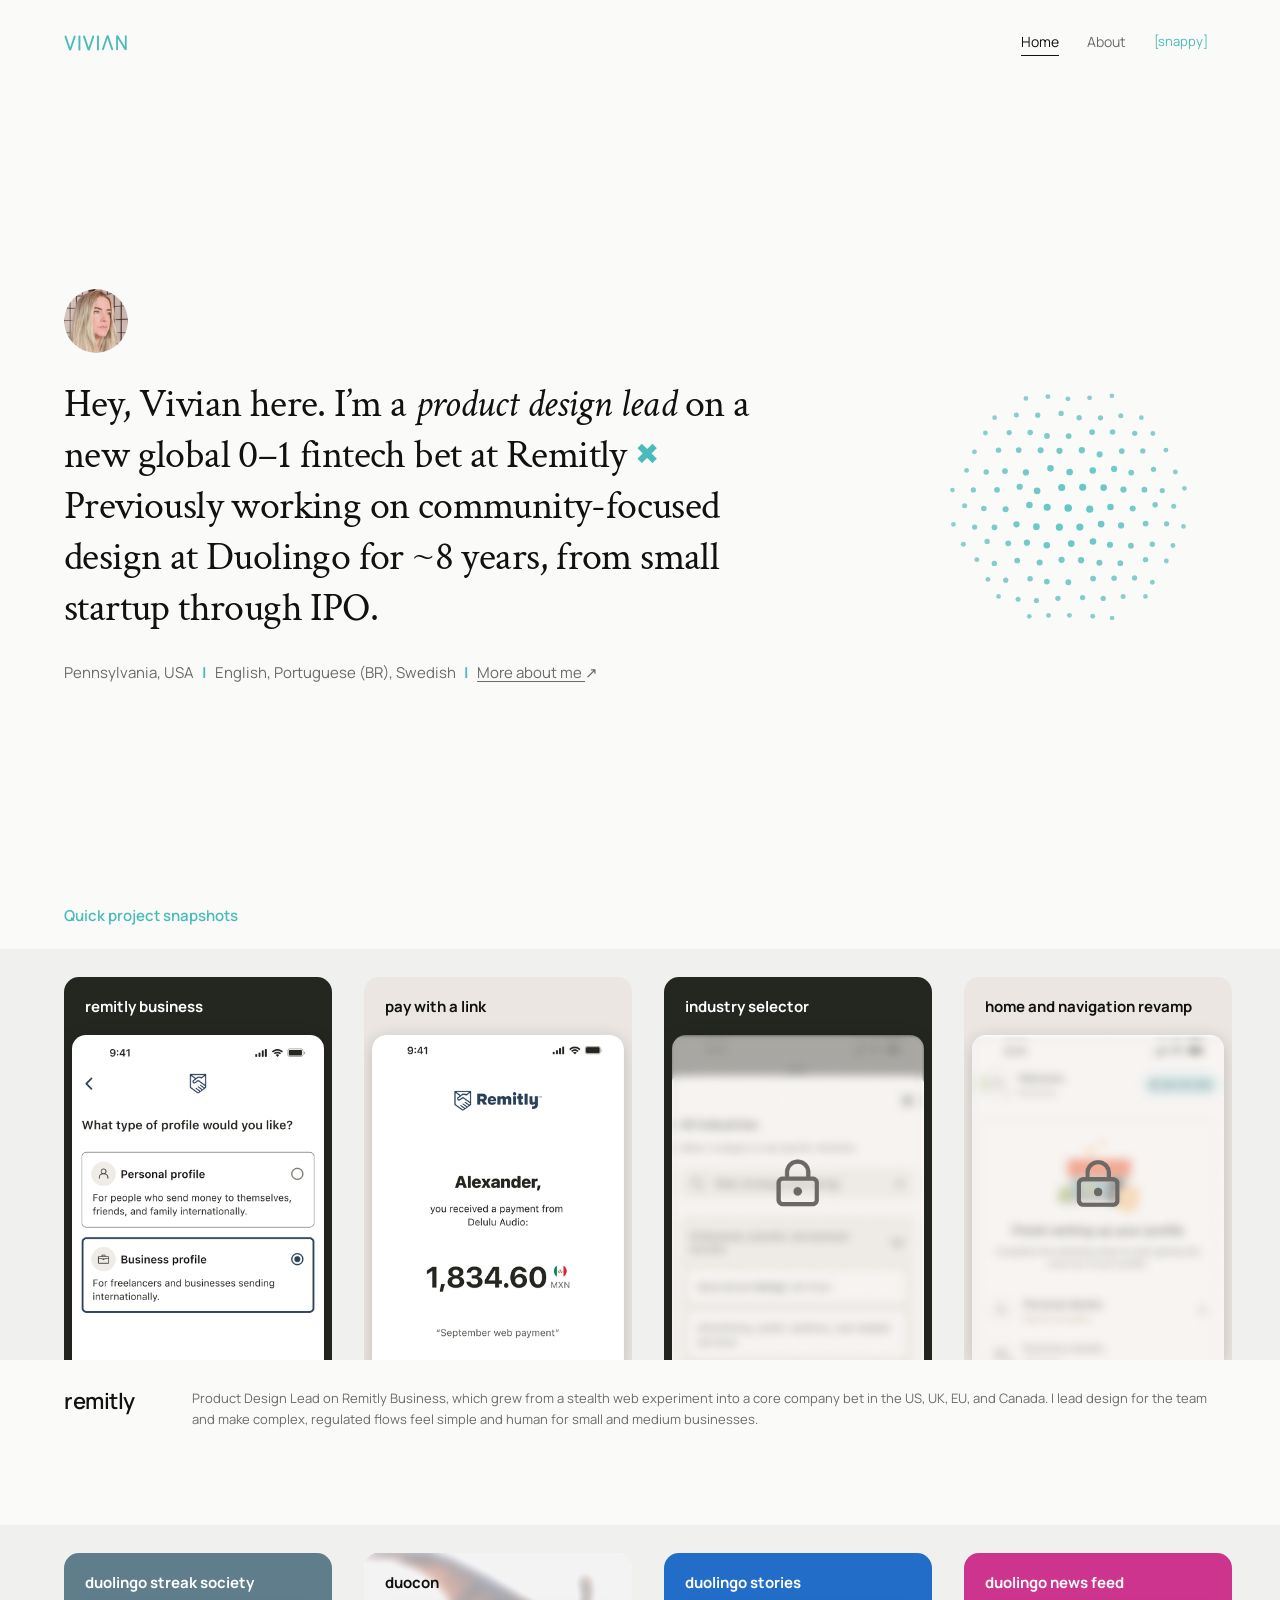
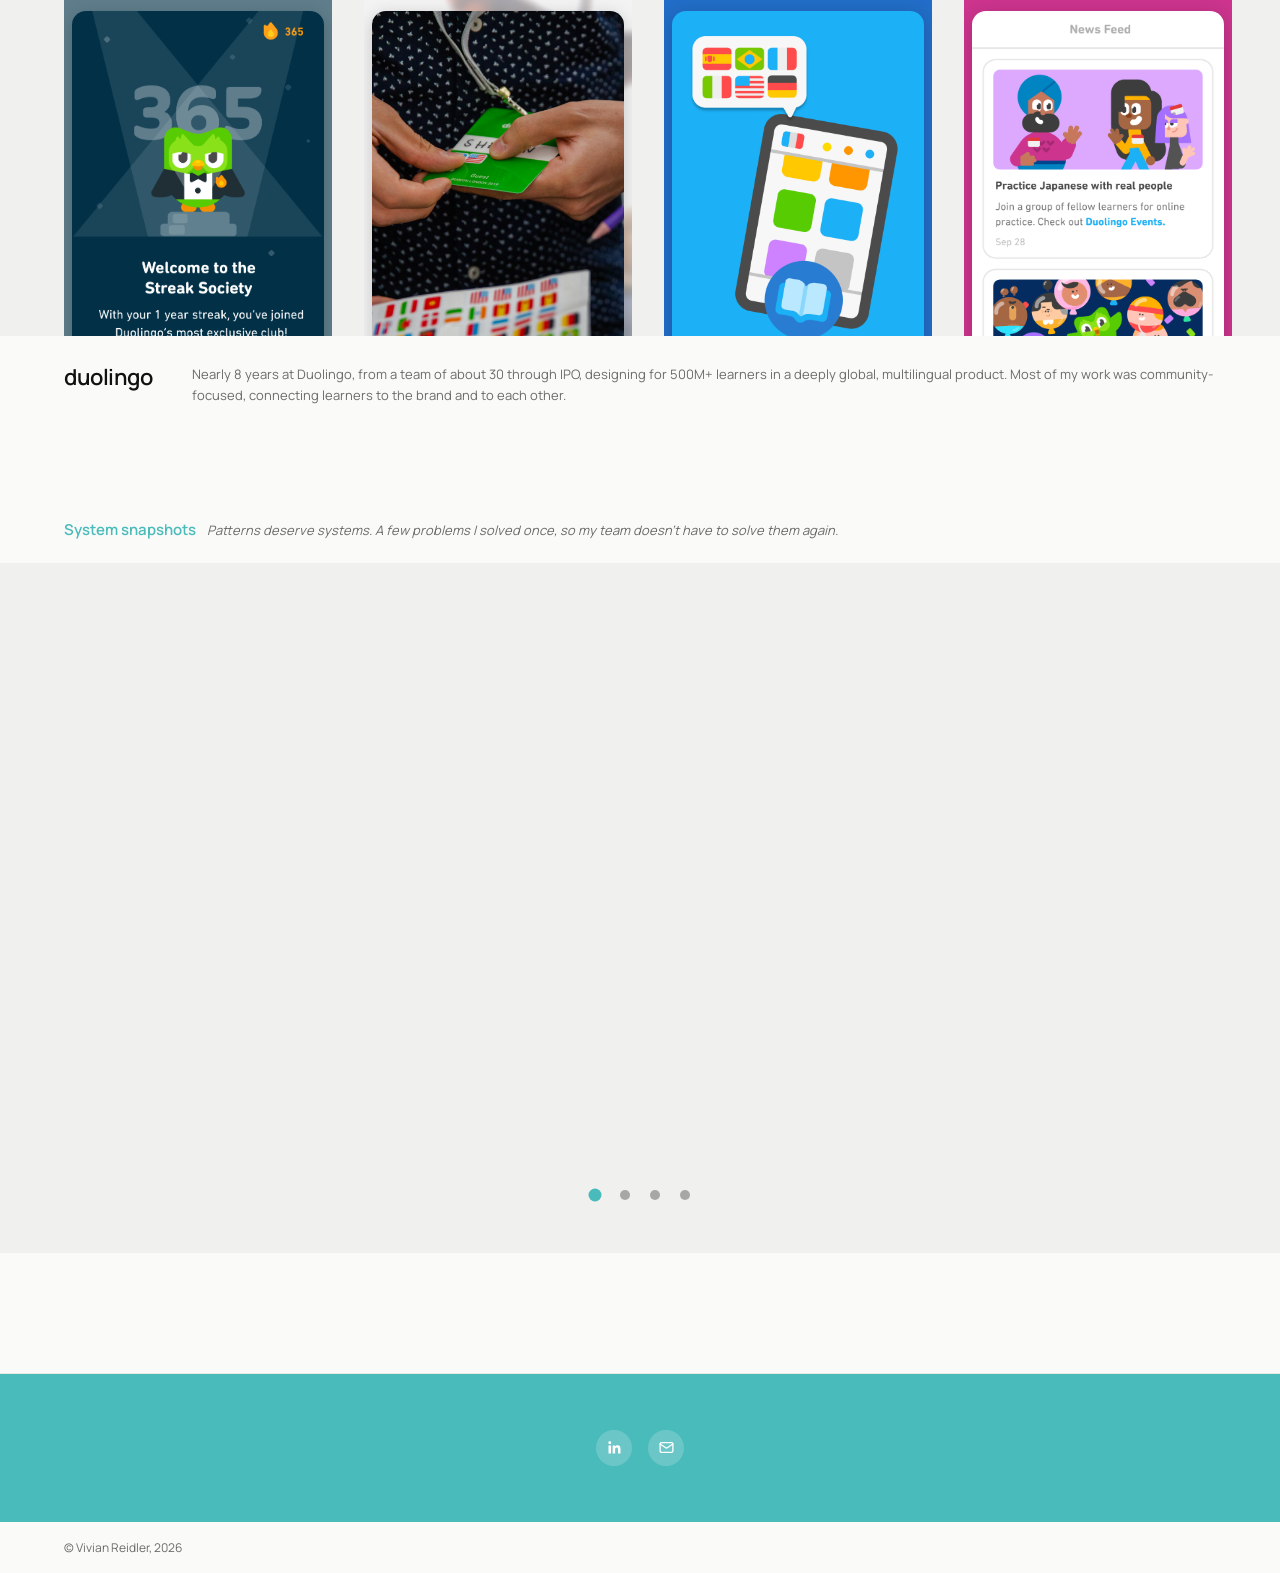
<file: index.html>
<!DOCTYPE html>
<html lang="en">
<head>
<meta charset="UTF-8">
<meta name="viewport" content="width=device-width, initial-scale=1.0">
<title>Vivian Reidler — Product Designer</title>
<meta name="description" content="Vivian Reidler — Product Designer. Growth systems for global, high-friction products. Duolingo and Remitly.">
<link rel="icon" type="image/png" href="/assets/favicon-32.png">
<link href="https://fonts.googleapis.com/css2?family=Crimson+Text:ital,wght@0,400;0,600;1,400;1,600&family=Manrope:wght@300;400;500;600;700;800&display=swap" rel="stylesheet">
<link rel="stylesheet" href="/assets/css/style.css">
<link rel="stylesheet" href="/assets/css/home-v2.css">
<link rel="stylesheet" href="/assets/css/draft-serif.css">
</head>
<body class="draft-hero" data-mood="snappy">

<!-- ================================================================
     DRAFT — not linked from anywhere, not the live homepage. Mimics
     rahuljain.framer.website's nav/headline treatment while keeping
     this site's own mood system (circle graphic + Zen/Snappy cycle)
     and the work-sample cards intact. Loads home-v2.css alongside this
     file's draft-serif.css so the card row's styling/behavior comes
     along for free — none of home-v2.css's nav/hero rules apply here
     since this page uses its own d-* classes for those.
     ================================================================ -->

<nav class="v2-nav d-nav">
  <a href="/" class="v2-logo" aria-label="Vivian — home">
    <svg class="v2-logo-img" viewBox="0 0 114 53" fill="none" xmlns="http://www.w3.org/2000/svg" aria-hidden="true">
      <path d="M4.30114 14.7275L10.8296 34.1594H10.9449L17.3582 14.7275C17.627 13.8442 18.203 13.3834 18.9711 13.3834C19.9312 13.3834 20.6224 14.0747 20.6224 14.9963C20.6224 15.2267 20.584 15.4956 20.4688 15.8412L12.9034 37.9229C12.4042 39.3054 11.8665 39.8815 10.7912 39.8815C9.75436 39.8815 9.17832 39.3054 8.71748 37.9229L1.15209 15.8412C1.03688 15.4956 0.998478 15.2267 0.998478 14.9963C0.998478 14.0747 1.68973 13.3834 2.64981 13.3834C3.45627 13.3834 3.99391 13.8442 4.30114 14.7275Z" fill="currentColor"/>
      <path d="M37.0599 14.7275L43.5884 34.1594H43.7036L50.1169 14.7275C50.3858 13.8442 50.9618 13.3834 51.7299 13.3834C52.6899 13.3834 53.3812 14.0747 53.3812 14.9963C53.3812 15.2267 53.3428 15.4956 53.2276 15.8412L45.6622 37.9229C45.163 39.3054 44.6253 39.8815 43.55 39.8815C42.5131 39.8815 41.9371 39.3054 41.4763 37.9229L33.9109 15.8412C33.7957 15.4956 33.7573 15.2267 33.7573 14.9963C33.7573 14.0747 34.4485 13.3834 35.4086 13.3834C36.2151 13.3834 36.7527 13.8442 37.0599 14.7275Z" fill="currentColor"/>
      <path d="M83.4918 37.9619L76.9633 18.53L76.8481 18.53L70.4348 37.9619C70.166 38.8452 69.5899 39.3061 68.8219 39.3061C67.8618 39.3061 67.1706 38.6148 67.1706 37.6931C67.1706 37.4627 67.209 37.1939 67.3242 36.8483L74.8896 14.7665C75.3888 13.384 75.9264 12.808 77.0017 12.808C78.0386 12.808 78.6147 13.384 79.0755 14.7665L86.6409 36.8483C86.7561 37.1939 86.7945 37.4627 86.7945 37.6931C86.7945 38.6148 86.1032 39.3061 85.1432 39.3061C84.3367 39.3061 83.7991 38.8452 83.4918 37.9619Z" fill="currentColor"/>
      <path d="M110.774 14.5361L110.774 37.2323C110.774 38.4996 110.083 39.3061 108.892 39.3061C107.894 39.3061 107.241 38.6532 106.588 37.5395L95.4514 19.1445L95.2977 19.1445L95.2977 37.5779C95.2977 38.6532 94.6449 39.3061 93.7232 39.3061C92.7631 39.3061 92.1103 38.6532 92.1103 37.5779L92.1103 14.8817C92.1103 13.6144 92.8015 12.808 93.992 12.808C94.9905 12.808 95.6818 13.4608 96.3346 14.5745L107.471 32.8927L107.587 32.8927L107.587 14.5361C107.587 13.4608 108.24 12.808 109.161 12.808C110.121 12.808 110.774 13.4608 110.774 14.5361Z" fill="currentColor"/>
      <path d="M25.5017 38.0381V15.2267C25.5017 14.0747 26.193 13.3834 27.2299 13.3834C28.2283 13.3834 28.9196 14.0747 28.9196 15.2267V38.0381C28.9196 39.1902 28.2283 39.8815 27.2299 39.8815C26.193 39.8815 25.5017 39.1902 25.5017 38.0381Z" fill="currentColor"/>
      <path d="M58.2605 38.0381V15.2267C58.2605 14.0747 58.9518 13.3834 59.9887 13.3834C60.9871 13.3834 61.6784 14.0747 61.6784 15.2267V38.0381C61.6784 39.1902 60.9871 39.8815 59.9887 39.8815C58.9518 39.8815 58.2605 39.1902 58.2605 38.0381Z" fill="currentColor"/>
    </svg>
  </a>
  <div class="d-nav-links">
    <!-- On mobile these collapse behind the burger button below (see
         nav-menu.js); on desktop the wrapper is display:contents, so the
         links sit in the row exactly as before. -->
    <div class="nav-menu" id="navMenu">
      <a href="/" class="is-active">Home</a>
      <a href="/about">About</a>
    </div>
    <button class="d-mood-cycle" id="moodCycle" type="button" aria-label="Cycle mood, currently snappy">[snappy]</button>
    <button class="nav-toggle" type="button" aria-controls="navMenu" aria-expanded="false" aria-label="Open menu"><span class="nav-toggle-burger"></span><span class="nav-toggle-close"></span></button>
  </div>
</nav>

<section class="d-hero">
  <div class="d-hero-text">
    <div class="d-avatar-wrap d-fade-up" style="--fade-delay: 0.4s">
      <img class="d-avatar" src="/assets/images/about/vivianr100.png" alt="Vivian Reidler">
    </div>

    <!-- Both modes' copy sits in the markup and CSS shows whichever one
         body[data-mood] calls for (see .d-mode-copy in home-v2.css).
         Keeps the italic on the title phrase authored here rather than
         rebuilt in JS, and means the mood cycle doesn't have to rewrite
         the headline at all. -->
    <h1 class="d-headline d-fade-up" style="--fade-delay: 0.4s">
      <!-- Both carry the original hero copy for now, per Vivian — the
           per-mode wording is hers to write, so edit the zen one below
           when it's ready and the swap picks it up with no other
           changes. -->
      <span class="d-mode-copy" data-mode="snappy">Hey, Vivian here. I&rsquo;m a <em>product design lead</em> on a new global 0&ndash;1 fintech bet at Remitly <span class="d-glyph" aria-hidden="true">&#10006;&#xFE0E;</span> Previously working on community-focused design at Duolingo for ~8 years, from small startup through IPO.</span>
      <span class="d-mode-copy" data-mode="zen">Hey, Vivian here. I&rsquo;m a <em>product design lead</em> on a new global 0&ndash;1 fintech bet at Remitly <span class="d-glyph" aria-hidden="true">&#10006;&#xFE0E;</span> Previously working on community-focused design at Duolingo for ~8 years, from small startup through IPO.</span>
    </h1>

    <!-- A genuine sibling of the headline/avatar/sub now (not nested in
         a row wrapper) — a CSS grid places it beside the headline on
         desktop; on mobile it's just the next item in a single column,
         which is what lets the even-spacing further down actually work
         (a flex/grid auto-margin only distributes space among an
         element's real siblings, not a nested child reached via
         display:contents, which browsers don't reliably support). Fades
         in first, on its own, before the rest of the hero slides up. -->
    <div class="v2-circle-stage d-hero-circle d-fade-in" style="--fade-delay: 0s">
      <canvas class="v2-callout-circle" id="zenCircle" data-circle="zen" width="260" height="260" aria-hidden="true"></canvas>
      <canvas class="v2-callout-circle is-active" id="liquidCircle" data-circle="snappy" width="260" height="260" aria-hidden="true"></canvas>
    </div>

    <p class="d-sub d-fade-up" style="--fade-delay: 0.4s">Pennsylvania, USA&ensp;<span class="v2-accent-divider">|</span>&ensp;English, Portuguese (BR), Swedish&ensp;<span class="v2-accent-divider">|</span>&ensp;<a href="/about" class="d-more">More about me <span class="d-arrow" aria-hidden="true">&#8599;</span></a></p>
  </div>
</section>

<!-- ---------- Work, grouped by company ----------
     One block per company: its row of snapshot cards on a light gray
     strip, then a white strip with the company name and a short framing
     paragraph (role, scope, lane) plus a proof link. Locked projects
     show a blurred screenshot with a lock; the home and navigation card
     doesn't open at all. -->
<div class="d-snapshots-band d-work">
<div class="d-snapshots-title">
  <p><strong>Quick project snapshots</strong> <em id="moodTagline" hidden>For fans of brevity, the gift brought to us by the elevator</em></p>
</div>

<section class="d-company" aria-label="Remitly">
<div class="v2-scroll-wrap">
  <div class="v2-card-row">

    <div class="v2-card remitly v-accordion" tabindex="0" role="button" aria-expanded="false">
      <div class="v2-card-main">
        <p class="v2-card-title">remitly business</p>
        <p class="v2-card-desc"><span class="v2-card-desc-text" id="desc-remitly-business">Hidden web experiment to a core company bet, serving 25K+ small businesses and </span><span class="v2-card-desc-tail">growing.<span class="v2-card-arrow" aria-hidden="true"></span></span></p>
        <div class="v2-card-shot"><img src="/assets/images/remitly-imgs/remitly-profile-clean.png" alt="Remitly profile type screen: personal or business"></div>
      </div>
      <div class="v2-card-expand">
        <button class="v2-card-close" aria-label="Collapse">&times;</button>
        <div class="v2-card-divider"></div>
        <div class="v2-stat"><span class="v2-stat-num">25,000+</span><span class="v2-stat-label">active businesses<span class="v2-stat-project">Remitly Business overall</span></span></div>
        <div class="v2-stat"><span class="v2-stat-num">~2&times;</span><span class="v2-stat-label">business activation, with risk controls on<span class="v2-stat-project">Sole prop onboarding redesign</span></span></div>
        <div class="v2-stat"><span class="v2-stat-num">+10%</span><span class="v2-stat-label">business sign-ups<span class="v2-stat-project">Personal vs. business fork</span></span></div>
        <div class="v2-stat"><span class="v2-stat-num">&minus;33%</span><span class="v2-stat-label">accidental business registrations<span class="v2-stat-project">Switchback</span></span></div>
      </div>
    </div>

    <div class="v2-card paylink on-light is-static">
      <div class="v2-card-main">
        <p class="v2-card-title">pay with a link</p>
        <p class="v2-card-desc">Helping businesses pay people abroad with one link: recipients add their own details and choose how they get paid.</p>
        <div class="v2-card-shot"><img src="/assets/images/home-v2/paylink-shot.png" alt="Pay with a link payment screen"></div>
      </div>
      <!-- Doesn't open for now. Detail lines for when it does:
           "Businesses never handle recipients' bank info."
           "No recipient account needed." -->
    </div>

    <div class="v2-card remitly is-locked is-static">
      <div class="v2-card-main">
        <p class="v2-card-title">industry selector</p>
        <p class="v2-card-desc">Helping customers find their exact industry with a smarter search, instead of wading through 2 technical dropdowns. <span class="v2-card-tag">[current experiment]</span></p>
        <div class="v2-card-shot"><img src="/assets/images/remitly-imgs/Industry%20Drawer-locked.png" alt="Industry selector, locked while in experiment"></div>
      </div>
      <!-- Locked while the experiment runs. Detail lines for when it opens:
           "Replaced a two-step category picker with one smart search."
           "Accurate answers keep compliance on track." -->
    </div>

    <div class="v2-card paylink on-light is-locked is-static">
      <div class="v2-card-main">
        <p class="v2-card-title">home and navigation revamp</p>
        <p class="v2-card-desc">Leading a global home screen and web navigation update to better serve business customers. <span class="v2-card-tag">[in progress]</span></p>
        <div class="v2-card-shot"><img src="/assets/images/remitly-imgs/home-locked.png" alt="Home and navigation revamp, locked"></div>
      </div>
    </div>

  </div>
</div>
<div class="d-company-info">
  <h2 class="d-company-name">Remitly</h2>
  <div class="d-company-body">
    <p class="d-company-text">Product Design Lead on Remitly Business, which grew from a stealth web experiment into a core company bet in the US, UK, EU, and Canada. I lead design for the team and make complex, regulated flows feel simple and human for small and medium businesses.</p>
    <!-- Hidden for now. To bring it back, uncomment the line below:
    <a class="d-company-link" href="https://news.remitly.com/company-and-product-news/remitly-launches-international-business-payments/" target="_blank" rel="noopener">Launch announcement <span aria-hidden="true">&rsaquo;</span></a>
    -->
  </div>
</div>
</section>

<section class="d-company" aria-label="Duolingo">
<div class="v2-scroll-wrap">
  <div class="v2-card-row">

    <div class="v2-card streak v-accordion" tabindex="0" role="button" aria-expanded="false">
      <div class="v2-card-main">
        <p class="v2-card-title">duolingo streak society</p>
        <p class="v2-card-desc"><span class="v2-card-desc-text" id="desc-duolingo-streak-society">Helping the most committed learners keep going, and inspire others, by celebrating their effort in </span><span class="v2-card-desc-tail">public.<span class="v2-card-arrow" aria-hidden="true"></span></span></p>
        <div class="v2-card-shot"><img src="/assets/images/home-v2/streak-shot-clean.png" alt="Streak Society welcome screen"></div>
      </div>
      <div class="v2-card-expand">
        <button class="v2-card-close" aria-label="Collapse">&times;</button>
        <div class="v2-card-divider"></div>
        <div class="v2-stat"><span class="v2-stat-num">+146%</span><span class="v2-stat-label">lift in Plus purchases, New Year's</span></div>
        <div class="v2-stat"><span class="v2-stat-num">+3.15%</span><span class="v2-stat-label">lift in Plus subscriber DAUs</span></div>
        <div class="v2-stat"><span class="v2-stat-num">+7.2%</span><span class="v2-stat-label">DAUs with 15+ minutes use</span></div>
        <div class="v2-stat"><span class="v2-stat-num">~60K</span><span class="v2-stat-label">daily taps on the home CTA</span></div>
        <a class="v2-card-link" href="/work/streak-society" title="Read the case study"><span>dive deeper</span><svg viewBox="0 0 24 24" width="16" height="16" fill="none" stroke="currentColor" stroke-width="1.5" stroke-linecap="round" stroke-linejoin="round" aria-hidden="true"><path d="M4 7h12a1 1 0 0 1 1 1v4.5a2.5 2.5 0 0 1 -2.5 2.5h-.5a2 2 0 0 1 -2 -2a2 2 0 1 0 -4 0a2 2 0 0 1 -2 2h-.5a2.5 2.5 0 0 1 -2.5 -2.5v-4.5a1 1 0 0 1 1 -1z"/><path d="M10 17a2 2 0 0 0 2 2h3.5a5.5 5.5 0 0 0 5.5 -5.5v-9.5"/></svg></a>
      </div>
    </div>

    <div class="v2-card duocon v-accordion" tabindex="0" role="button" aria-expanded="false">
      <div class="v2-card-main">
        <p class="v2-card-title">duocon</p>
        <p class="v2-card-desc"><span class="v2-card-desc-text" id="desc-duocon">Helping our most dedicated learners connect with each other, and Duolingo, in real </span><span class="v2-card-desc-tail">life.<span class="v2-card-arrow" aria-hidden="true"></span></span></p>
        <div class="v2-card-shot"><img src="/assets/images/home-v2/duocon-shot.png" alt="Duocon badge detail"></div>
      </div>
      <div class="v2-card-expand">
        <button class="v2-card-close" aria-label="Collapse">&times;</button>
        <div class="v2-card-divider"></div>
        <div class="v2-stat"><span class="v2-stat-num">~105%</span><span class="v2-stat-label">attendance, events "sold out"</span></div>
        <div class="v2-stat"><span class="v2-stat-num">90%</span><span class="v2-stat-label">rated the event 8/10+</span></div>
        <div class="v2-stat"><span class="v2-stat-num">+160K</span><span class="v2-stat-label">estimated viewers</span></div>
        <a class="v2-card-link is-public" href="/work/duocon" title="Read the case study"><span>dive deeper</span><svg viewBox="0 0 24 24" width="16" height="16" fill="none" stroke="currentColor" stroke-width="1.5" stroke-linecap="round" stroke-linejoin="round" aria-hidden="true"><path d="M4 7h12a1 1 0 0 1 1 1v4.5a2.5 2.5 0 0 1 -2.5 2.5h-.5a2 2 0 0 1 -2 -2a2 2 0 1 0 -4 0a2 2 0 0 1 -2 2h-.5a2.5 2.5 0 0 1 -2.5 -2.5v-4.5a1 1 0 0 1 1 -1z"/><path d="M10 17a2 2 0 0 0 2 2h3.5a5.5 5.5 0 0 0 5.5 -5.5v-9.5"/></svg></a>
      </div>
    </div>

    <div class="v2-card stories is-static">
      <div class="v2-card-main">
        <p class="v2-card-title">duolingo stories</p>
        <p class="v2-card-desc">Helping learners follow real conversations through short, funny stories they actually want to finish.</p>
        <div class="v2-card-shot"><img src="/assets/images/stories/stories-blue-clean.png" alt="Duolingo Stories illustration"></div>
      </div>
    </div>

    <div class="v2-card newsfeed v-accordion" tabindex="0" role="button" aria-expanded="false">
      <div class="v2-card-main">
        <p class="v2-card-title">duolingo news feed</p>
        <p class="v2-card-desc"><span class="v2-card-desc-text" id="desc-duolingo-news-feed">Launched a new tab connecting 500M learners to each other. It made a big </span><span class="v2-card-desc-tail">splash.<span class="v2-card-arrow" aria-hidden="true"></span></span></p>
        <div class="v2-card-shot"><img src="/assets/images/home-v2/newsfeed-shot-clean.png" alt="Duolingo News Feed screen"></div>
      </div>
      <div class="v2-card-expand">
        <button class="v2-card-close" aria-label="Collapse">&times;</button>
        <div class="v2-card-divider"></div>
        <div class="v2-stat"><span class="v2-stat-num">+88%</span><span class="v2-stat-label">UPVs to the Duolingo Blog</span></div>
        <div class="v2-stat"><span class="v2-stat-num">+4,500</span><span class="v2-stat-label">beta tester sign-ups (+800%)</span></div>
        <div class="v2-stat"><span class="v2-stat-num">&gt;500</span><span class="v2-stat-label">Event Host applications in 10 days</span></div>
        <a class="v2-card-link" href="/work/newsfeed-details" title="Read the case study"><span>dive deeper</span><svg viewBox="0 0 24 24" width="16" height="16" fill="none" stroke="currentColor" stroke-width="1.5" stroke-linecap="round" stroke-linejoin="round" aria-hidden="true"><path d="M4 7h12a1 1 0 0 1 1 1v4.5a2.5 2.5 0 0 1 -2.5 2.5h-.5a2 2 0 0 1 -2 -2a2 2 0 1 0 -4 0a2 2 0 0 1 -2 2h-.5a2.5 2.5 0 0 1 -2.5 -2.5v-4.5a1 1 0 0 1 1 -1z"/><path d="M10 17a2 2 0 0 0 2 2h3.5a5.5 5.5 0 0 0 5.5 -5.5v-9.5"/></svg></a>
      </div>
    </div>

  </div>
</div>
<div class="d-company-info">
  <h2 class="d-company-name">Duolingo</h2>
  <div class="d-company-body">
    <p class="d-company-text">Nearly 8 years at Duolingo, from a team of about 30 through IPO, designing for 500M+ learners in a deeply global, multilingual product. Most of my work was community-focused, connecting learners to the brand and to each other.</p>
    <!-- Hidden for now. To bring it back, uncomment the line below:
    <a class="d-company-link" href="https://www.duolingo.com/" target="_blank" rel="noopener">duolingo.com <span aria-hidden="true">&rsaquo;</span></a>
    -->
  </div>
</div>
</section>
</div>

<!-- ---------- System snapshots: the systems behind the work ----------
     Three floating cards in a fanned stack (system-stack.js): black on
     the front, white on the back. No stat panels yet (BLOCKED on Vivian),
     so the backs carry the mechanism description only. Never show
     internal roadmaps, screenshots of internal tools, or the vacation
     calendar. To hide the section again, add the `hidden` attribute to
     the div below. -->
<div class="d-snapshots-band d-work d-systems" id="systemSnapshots">
<div class="d-snapshots-title">
  <p><strong>System snapshots</strong> <em>Patterns deserve systems. A few problems I solved once, so my team doesn&rsquo;t have to solve them again.</em></p>
</div>

<section class="sys-company" aria-label="System snapshots">
  <!-- Three floating cards in a fanned stack (system-stack.js): tap the
       front one to flip it to its back; tap one behind to bring it
       forward. No stat panels yet: those are BLOCKED on Vivian, so the
       backs carry the mechanism description only. -->
  <div class="sys-strip">
    <div class="sys-stage" role="group" aria-label="System snapshot cards">
      <div class="sys-card sys-gate" data-title="design review gate" data-slot="0" tabindex="0" role="button" data-line="Is speed the enemy of quality?" data-note="Not if quality is built in. With our engineering manager, I set up a design check before any front-end change ships, even small fixes, with designers covering for each other across time zones. Engineers now run an AI design-parity tool themselves before bug bashes, so quality holds even when a designer isn&rsquo;t in the room.">
        <div class="sys-float"><div class="sys-inner">
          <div class="sys-face sys-front">
            <span class="sys-icon sys-icon-rabbit" aria-hidden="true"></span>
            <p class="sys-line">Is speed the enemy of quality?</p>
            <svg class="sys-flip-icon" viewBox="0 0 24 24" fill="none" stroke="currentColor" stroke-width="1.6" stroke-linecap="round" stroke-linejoin="round" aria-hidden="true"><path d="M20 12a8 8 0 0 1-14 5.3M4 12a8 8 0 0 1 14-5.3"/><path d="M18 3v4h-4M6 21v-4h4"/></svg>
          </div>
          <div class="sys-face sys-back">
            <p class="sys-note">Not if quality is built in. With our engineering manager, I set up a design check before any front-end change ships, even small fixes, with designers covering for each other across time zones. Engineers now run an AI design-parity tool themselves before bug bashes, <span class="sys-hl">so quality holds even when a designer isn&rsquo;t in the room.</span></p>
          </div>
        </div></div>
      </div>
      <div class="sys-card sys-patterns" data-title="designing ahead" data-slot="1" tabindex="0" role="button" data-line="How do you design for countries you haven&rsquo;t launched in yet?" data-note="You build for them on day one. I built our most complex business flow as a component library from the start, so each new country is a variation of the original flow. Another designer now leads EU expansion on it independently.">
        <div class="sys-float"><div class="sys-inner">
          <div class="sys-face sys-front">
            <span class="sys-icon sys-icon-clock" aria-hidden="true"></span>
            <p class="sys-line">How do you design for countries you haven&rsquo;t launched in yet?</p>
            <svg class="sys-flip-icon" viewBox="0 0 24 24" fill="none" stroke="currentColor" stroke-width="1.6" stroke-linecap="round" stroke-linejoin="round" aria-hidden="true"><path d="M20 12a8 8 0 0 1-14 5.3M4 12a8 8 0 0 1 14-5.3"/><path d="M18 3v4h-4M6 21v-4h4"/></svg>
          </div>
          <div class="sys-face sys-back">
            <p class="sys-note">You build for them on day one. I built our most complex business flow as a component library from the start, so each new country is a variation of the original flow. <span class="sys-hl">Another designer now leads EU expansion on it independently.</span></p>
          </div>
        </div></div>
      </div>
      <div class="sys-card sys-contribute" data-title="design system contributions" data-slot="2" tabindex="0" role="button" data-line="Can a new initiative contribute to the Design System?" data-note="Close collaboration with the Design Systems team has made the process easy for our team to improve, suggest, and add new patterns that designers across the entire company can benefit from.">
        <div class="sys-float"><div class="sys-inner">
          <div class="sys-face sys-front">
            <span class="sys-icon sys-icon-lego" aria-hidden="true"></span>
            <p class="sys-line">Can a new initiative contribute to the Design System?</p>
            <svg class="sys-flip-icon" viewBox="0 0 24 24" fill="none" stroke="currentColor" stroke-width="1.6" stroke-linecap="round" stroke-linejoin="round" aria-hidden="true"><path d="M20 12a8 8 0 0 1-14 5.3M4 12a8 8 0 0 1 14-5.3"/><path d="M18 3v4h-4M6 21v-4h4"/></svg>
          </div>
          <div class="sys-face sys-back">
            <p class="sys-note"><span class="sys-hl">Close collaboration with the Design Systems team</span> has made the process easy for our team to improve, suggest, and add new patterns that designers across the entire company can benefit from.</p>
          </div>
        </div></div>
      </div>
      <div class="sys-card sys-alloc" data-title="coverage" data-slot="3" tabindex="0" role="button" data-line="What happens when a pod&rsquo;s only designer goes on vacation?" data-note="Nothing should stall. One designer per pod is a real risk on tight launch cycles, so I built a staffing system that reads the engineering roadmap, our staffing plan, and the vacation calendar. Design reviews flow from Jira into one Slack channel, and a shared designer handle pings the whole team, so whoever is free picks it up. Launches keep moving, and the designer on vacation can actually log off.">
        <div class="sys-float"><div class="sys-inner">
          <div class="sys-face sys-front">
            <span class="sys-icon sys-icon-island" aria-hidden="true"></span>
            <p class="sys-line">What happens when a pod&rsquo;s only designer goes on vacation?</p>
            <svg class="sys-flip-icon" viewBox="0 0 24 24" fill="none" stroke="currentColor" stroke-width="1.6" stroke-linecap="round" stroke-linejoin="round" aria-hidden="true"><path d="M20 12a8 8 0 0 1-14 5.3M4 12a8 8 0 0 1 14-5.3"/><path d="M18 3v4h-4M6 21v-4h4"/></svg>
          </div>
          <div class="sys-face sys-back">
            <p class="sys-note">Nothing should stall. One designer per pod is a real risk on tight launch cycles, so I built a staffing system that reads the engineering roadmap, our staffing plan, and the vacation calendar. Design reviews flow from Jira into one Slack channel, and a shared designer handle pings the whole team, so whoever is free picks it up. <span class="sys-hl">Launches keep moving, and the designer on vacation can actually log off.</span></p>
          </div>
        </div></div>
      </div>
    </div>
  </div>
</section>
</div>

<div class="v2-footer-spacer"></div>

<footer class="site-footer">
  <div class="footer-chat">
    <div class="footer-icons">
      <a href="https://www.linkedin.com/in/reidler/" aria-label="LinkedIn" target="_blank" rel="noopener">
        <svg viewBox="0 0 24 24" fill="currentColor" aria-hidden="true"><path d="M20.447 20.452h-3.554v-5.569c0-1.328-.027-3.037-1.852-3.037-1.853 0-2.136 1.445-2.136 2.939v5.667H9.351V9h3.414v1.561h.046c.477-.9 1.637-1.85 3.37-1.85 3.601 0 4.267 2.37 4.267 5.455v6.286zM5.337 7.433a2.062 2.062 0 1 1 .001-4.124 2.062 2.062 0 0 1-.001 4.124zM7.119 20.452H3.554V9h3.565v11.452z"/></svg>
      </a>
      <a href="mailto:vivianreidler@gmail.com" aria-label="Email">
        <svg viewBox="0 0 24 24" fill="none" stroke="currentColor" stroke-width="1.8" stroke-linecap="round" stroke-linejoin="round" aria-hidden="true"><rect x="3" y="5" width="18" height="14" rx="2"/><path d="M3 7l9 6 9-6"/></svg>
      </a>
    </div>
  </div>
  <div class="footer-bottom-row d-footer-row">
    <span>&copy; Vivian Reidler, 2026</span>
    <!-- Discreet lock: the right password reveals the case-study icons on
         the cards (see dive-lock.js). -->
    <form class="dive-lock-form" hidden>
      <input class="dive-lock-input" type="password" aria-label="Password" autocomplete="off" spellcheck="false">
    </form>
    <button class="dive-lock" type="button" aria-label="Unlock" aria-expanded="false" hidden>
      <span class="dive-lock-label dive-lock-closed">Unlock</span><span class="dive-lock-label dive-lock-open">Lock</span>
      <svg class="dive-lock-icon dive-lock-closed" viewBox="0 0 24 24" fill="none" stroke="currentColor" stroke-width="1.6" stroke-linecap="round" aria-hidden="true"><rect x="5" y="11" width="14" height="10" rx="2"/><path d="M8 11V8a4 4 0 0 1 8 0v3"/></svg>
      <svg class="dive-lock-icon dive-lock-open" viewBox="0 0 24 24" fill="none" stroke="currentColor" stroke-width="1.6" stroke-linecap="round" aria-hidden="true"><rect x="5" y="11" width="14" height="10" rx="2"/><path d="M8 11V8a4 4 0 0 1 7.5-2"/></svg>
    </button>
  </div>
</footer>

<script src="/assets/js/home-v2.js"></script>
<script src="/assets/js/nav-menu.js"></script>
<script src="/assets/js/dive-lock.js"></script>
<script src="/assets/js/system-stack.js"></script>
</body>
</html>
</file>
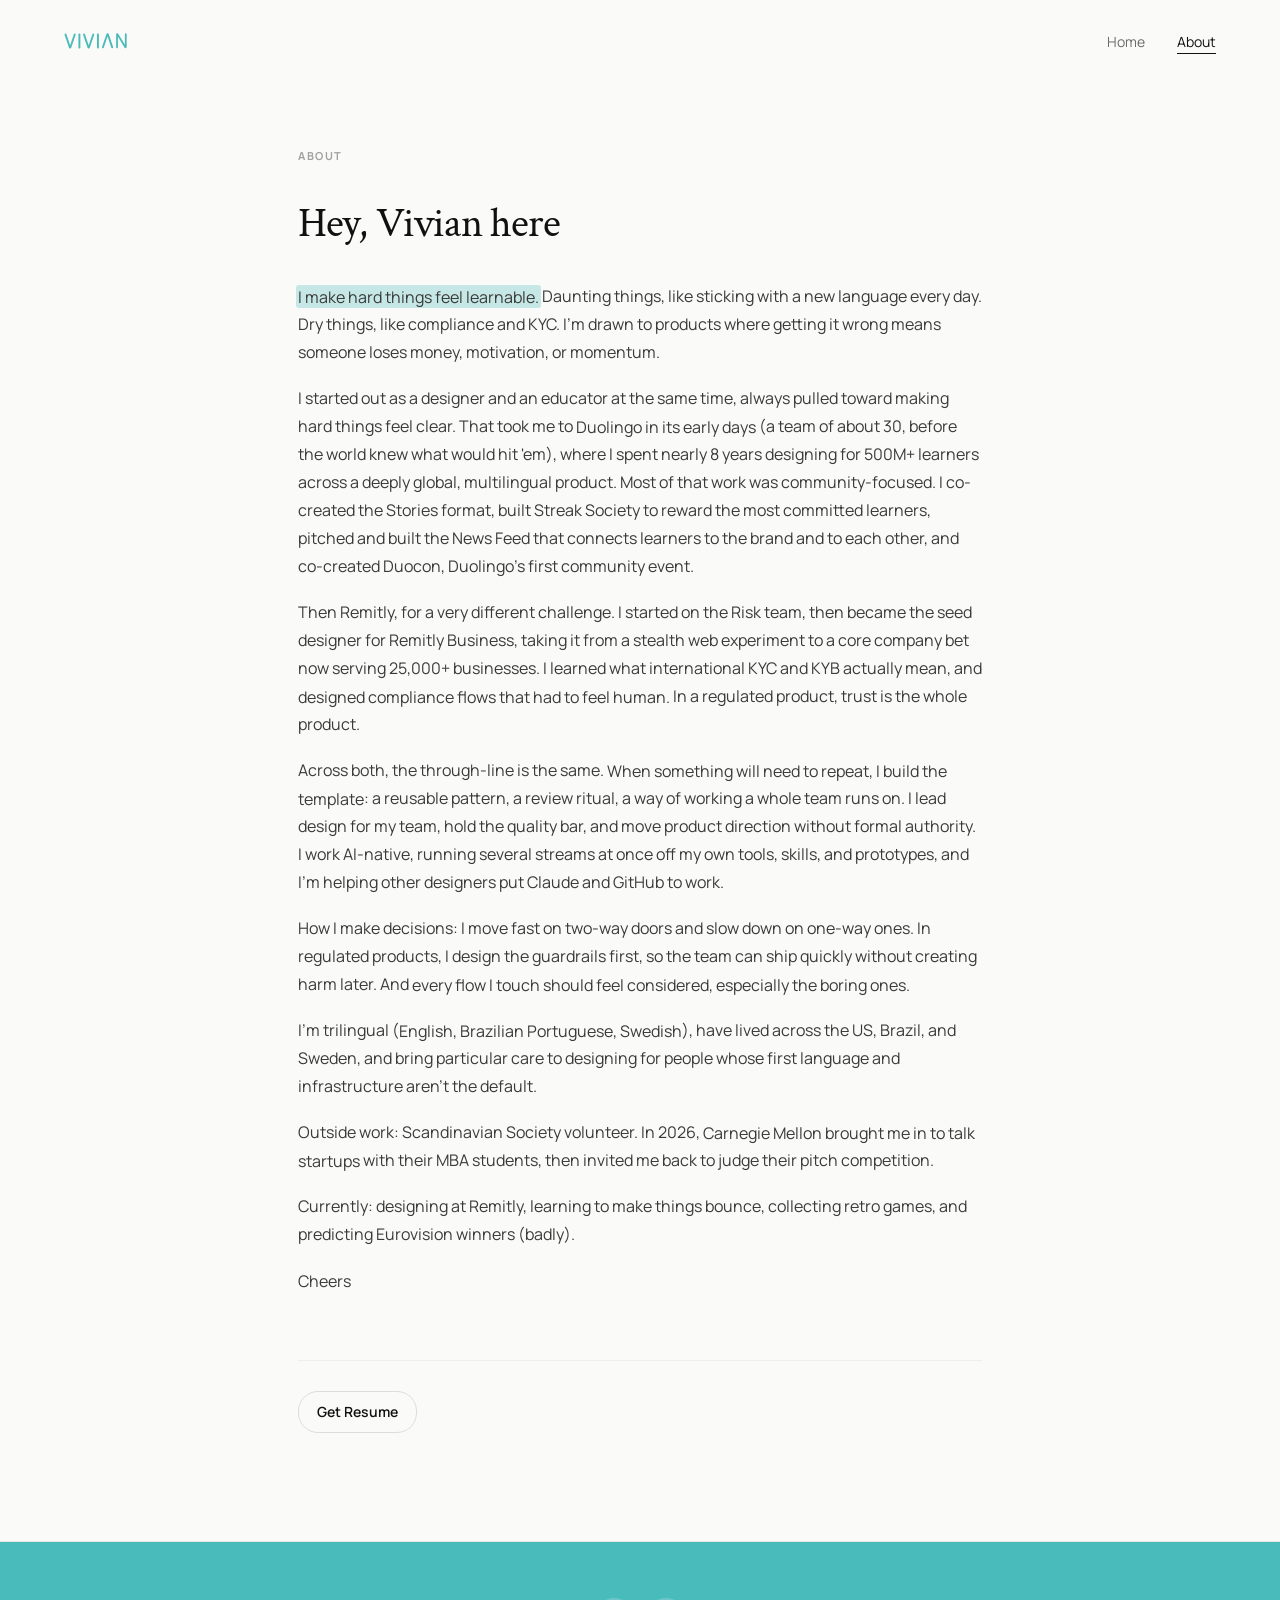
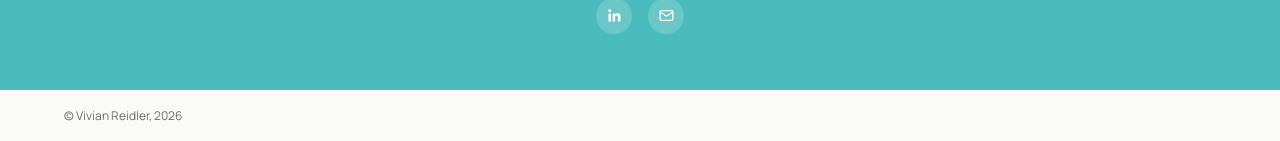
<file: about/index.html>
<!DOCTYPE html>
<html lang="en">
<head>
<meta charset="UTF-8">
<meta name="viewport" content="width=device-width, initial-scale=1.0">
<title>About — Vivian Reidler</title>
<meta name="description" content="Product Designer with over a decade of experience — Duolingo, Remitly, and a decade of designing for global, high-friction products.">
<link rel="icon" type="image/png" href="/assets/favicon-32.png">
<link href="https://fonts.googleapis.com/css2?family=Crimson+Text:ital,wght@0,400;0,600;1,400;1,600&family=Manrope:wght@300;400;500;600;700;800&display=swap" rel="stylesheet">
<link rel="stylesheet" href="/assets/css/style.css">
<!-- Matches the home/serif-hero draft's nav treatment (logo size, 24px
   inset, max-width + centering, normal-case muted links) and its
   Crimson Text hero headline, so this page reads consistent with home
   instead of the old Karla/uppercase-nav-link styling. -->
<style>
  nav.site-nav { max-width: 1200px; margin: 0 auto; padding-left: 24px; padding-right: 24px; }
  .nav-logo svg { height: 30px; }
  .nav-links a {
    font-size: 14px; font-weight: 400; letter-spacing: normal; text-transform: none;
    color: var(--gray-mid); padding-bottom: 2px; border-bottom: 1px solid transparent;
  }
  .nav-links a.active { color: var(--black); border-bottom-color: var(--black); }
  .nav-links a:hover { color: var(--black); }
  .about-hero-title { font-family: 'Crimson Text', Georgia, serif; font-weight: 400; }
  .about-meta h4 { font-family: Manrope, -apple-system, BlinkMacSystemFont, "Segoe UI", Roboto, Oxygen, Ubuntu, Cantarell, "Open Sans", "Helvetica Neue", sans-serif; font-weight: 600; letter-spacing: normal; }
</style>
</head>
<body>

<nav class="site-nav" id="nav">
  <a href="/" class="nav-logo" aria-label="Vivian — home">
    <svg aria-hidden="true" focusable="false" viewBox="0 0 114 53" fill="none" xmlns="http://www.w3.org/2000/svg">
    <path d="M4.30114 14.7275L10.8296 34.1594H10.9449L17.3582 14.7275C17.627 13.8442 18.203 13.3834 18.9711 13.3834C19.9312 13.3834 20.6224 14.0747 20.6224 14.9963C20.6224 15.2267 20.584 15.4956 20.4688 15.8412L12.9034 37.9229C12.4042 39.3054 11.8665 39.8815 10.7912 39.8815C9.75436 39.8815 9.17832 39.3054 8.71748 37.9229L1.15209 15.8412C1.03688 15.4956 0.998478 15.2267 0.998478 14.9963C0.998478 14.0747 1.68973 13.3834 2.64981 13.3834C3.45627 13.3834 3.99391 13.8442 4.30114 14.7275Z" fill="currentColor"/>
    <path d="M37.0599 14.7275L43.5884 34.1594H43.7036L50.1169 14.7275C50.3858 13.8442 50.9618 13.3834 51.7299 13.3834C52.6899 13.3834 53.3812 14.0747 53.3812 14.9963C53.3812 15.2267 53.3428 15.4956 53.2276 15.8412L45.6622 37.9229C45.163 39.3054 44.6253 39.8815 43.55 39.8815C42.5131 39.8815 41.9371 39.3054 41.4763 37.9229L33.9109 15.8412C33.7957 15.4956 33.7573 15.2267 33.7573 14.9963C33.7573 14.0747 34.4485 13.3834 35.4086 13.3834C36.2151 13.3834 36.7527 13.8442 37.0599 14.7275Z" fill="currentColor"/>
    <path d="M83.4918 37.9619L76.9633 18.53L76.8481 18.53L70.4348 37.9619C70.166 38.8452 69.5899 39.3061 68.8219 39.3061C67.8618 39.3061 67.1706 38.6148 67.1706 37.6931C67.1706 37.4627 67.209 37.1939 67.3242 36.8483L74.8896 14.7665C75.3888 13.384 75.9264 12.808 77.0017 12.808C78.0386 12.808 78.6147 13.384 79.0755 14.7665L86.6409 36.8483C86.7561 37.1939 86.7945 37.4627 86.7945 37.6931C86.7945 38.6148 86.1032 39.3061 85.1432 39.3061C84.3367 39.3061 83.7991 38.8452 83.4918 37.9619Z" fill="currentColor"/>
    <path d="M110.774 14.5361L110.774 37.2323C110.774 38.4996 110.083 39.3061 108.892 39.3061C107.894 39.3061 107.241 38.6532 106.588 37.5395L95.4514 19.1445L95.2977 19.1445L95.2977 37.5779C95.2977 38.6532 94.6449 39.3061 93.7232 39.3061C92.7631 39.3061 92.1103 38.6532 92.1103 37.5779L92.1103 14.8817C92.1103 13.6144 92.8015 12.808 93.992 12.808C94.9905 12.808 95.6818 13.4608 96.3346 14.5745L107.471 32.8927L107.587 32.8927L107.587 14.5361C107.587 13.4608 108.24 12.808 109.161 12.808C110.121 12.808 110.774 13.4608 110.774 14.5361Z" fill="currentColor"/>
    <path d="M25.5017 38.0381V15.2267C25.5017 14.0747 26.193 13.3834 27.2299 13.3834C28.2283 13.3834 28.9196 14.0747 28.9196 15.2267V38.0381C28.9196 39.1902 28.2283 39.8815 27.2299 39.8815C26.193 39.8815 25.5017 39.1902 25.5017 38.0381Z" fill="currentColor"/>
    <path d="M58.2605 38.0381V15.2267C58.2605 14.0747 58.9518 13.3834 59.9887 13.3834C60.9871 13.3834 61.6784 14.0747 61.6784 15.2267V38.0381C61.6784 39.1902 60.9871 39.8815 59.9887 39.8815C58.9518 39.8815 58.2605 39.1902 58.2605 38.0381Z" fill="currentColor"/>
  </svg>
  </a>
  <ul class="nav-links nav-menu" id="navMenu">
    <li><a href="/">Home</a></li>
    <li><a href="/about" class="active">About</a></li>
  </ul>
  <button class="nav-toggle" type="button" aria-controls="navMenu" aria-expanded="false" aria-label="Open menu"><span class="nav-toggle-burger"></span><span class="nav-toggle-close"></span></button>
</nav>

<section class="about-hero">
  <p class="section-label">About</p>
  <h1 class="about-hero-title" style="font-size:clamp(30px,4vw,42px); margin-bottom:8px;">Hey, Vivian here</h1>
</section>

<section class="about-body">
  <div class="about-text">
    <p><span class="hl">I make hard things feel learnable.</span> Daunting things, like sticking with a new language every day. Dry things, like compliance and KYC. I'm drawn to products where getting it wrong means someone loses money, motivation, or momentum.</p>
    <p>I started out as a designer and an educator at the same time, always pulled toward making hard things feel clear. That took me to <span class="hl">Duolingo in its early days</span> (a team of about 30, before the world knew what would hit 'em), where I spent nearly 8 years designing for 500M+ learners across a deeply global, multilingual product. Most of that work was community-focused. I co-created the Stories format, built Streak Society to reward the most committed learners, pitched and built the News Feed that connects learners to the brand and to each other, and co-created Duocon, Duolingo's first community event.</p>
    <p>Then Remitly, for a very different challenge. I started on the Risk team, then became the seed designer for Remitly Business, taking it from a stealth web experiment to a core company bet now serving 25,000+ businesses. I learned what international KYC and KYB actually mean, and <span class="hl">designed compliance flows that had to feel human.</span> In a regulated product, trust is the whole product.</p>
    <p>Across both, the through-line is the same. <span class="hl">When something will need to repeat, I build the template</span>: a reusable pattern, a review ritual, a way of working a whole team runs on. I lead design for my team, hold the quality bar, and move product direction without formal authority. I work AI-native, running several streams at once off my own tools, skills, and prototypes, and I'm helping other designers put Claude and GitHub to work.</p>
    <p>How I make decisions: I move fast on two-way doors and slow down on one-way ones. In regulated products, I design the guardrails first, so the team can ship quickly without creating harm later. And <span class="hl">every flow I touch should feel considered, especially the boring ones.</span></p>
    <p>I'm trilingual (<span class="hl">English, Brazilian Portuguese, Swedish</span>), have lived across the US, Brazil, and Sweden, and bring particular care to designing for people whose first language and infrastructure aren't the default.</p>
    <p>Outside work: Scandinavian Society volunteer. In 2026, <span class="hl">Carnegie Mellon brought me in to talk startups</span> with their MBA students, then invited me back to judge their pitch competition.</p>
    <p>Currently: designing at Remitly, learning to make things bounce, collecting retro games, and predicting Eurovision winners (badly).</p>
    <p><span class="hl">Cheers</span></p>
  </div>
</section>

<section class="about-meta">
  <div class="about-meta-row">
    <div class="about-meta-col">
      <a class="resume-link" href="/assets/files/Vivian_R_2026_Resume.pdf" target="_blank" rel="noopener">Get Resume</a>
    </div>
  </div>
</section>

<footer class="site-footer">
    <div class="footer-chat">
    <div class="footer-icons">
      <a href="https://www.linkedin.com/in/reidler/" aria-label="LinkedIn" target="_blank" rel="noopener">
        <svg viewBox="0 0 24 24" fill="currentColor" aria-hidden="true"><path d="M20.447 20.452h-3.554v-5.569c0-1.328-.027-3.037-1.852-3.037-1.853 0-2.136 1.445-2.136 2.939v5.667H9.351V9h3.414v1.561h.046c.477-.9 1.637-1.85 3.37-1.85 3.601 0 4.267 2.37 4.267 5.455v6.286zM5.337 7.433a2.062 2.062 0 1 1 .001-4.124 2.062 2.062 0 0 1-.001 4.124zM7.119 20.452H3.554V9h3.565v11.452z"/></svg>
      </a>
      <a href="mailto:vivianreidler@gmail.com" aria-label="Email">
        <svg viewBox="0 0 24 24" fill="none" stroke="currentColor" stroke-width="1.8" stroke-linecap="round" stroke-linejoin="round" aria-hidden="true"><rect x="3" y="5" width="18" height="14" rx="2"/><path d="M3 7l9 6 9-6"/></svg>
      </a>
    </div>
  </div>
  <div class="footer-bottom-row is-left">
    <span>© Vivian Reidler, 2026</span>
  </div>
</footer>

<script src="/assets/js/main.js"></script>
<script src="/assets/js/nav-menu.js"></script>
<script src="/assets/js/about-highlight.js"></script>
</body>
</html>
</file>
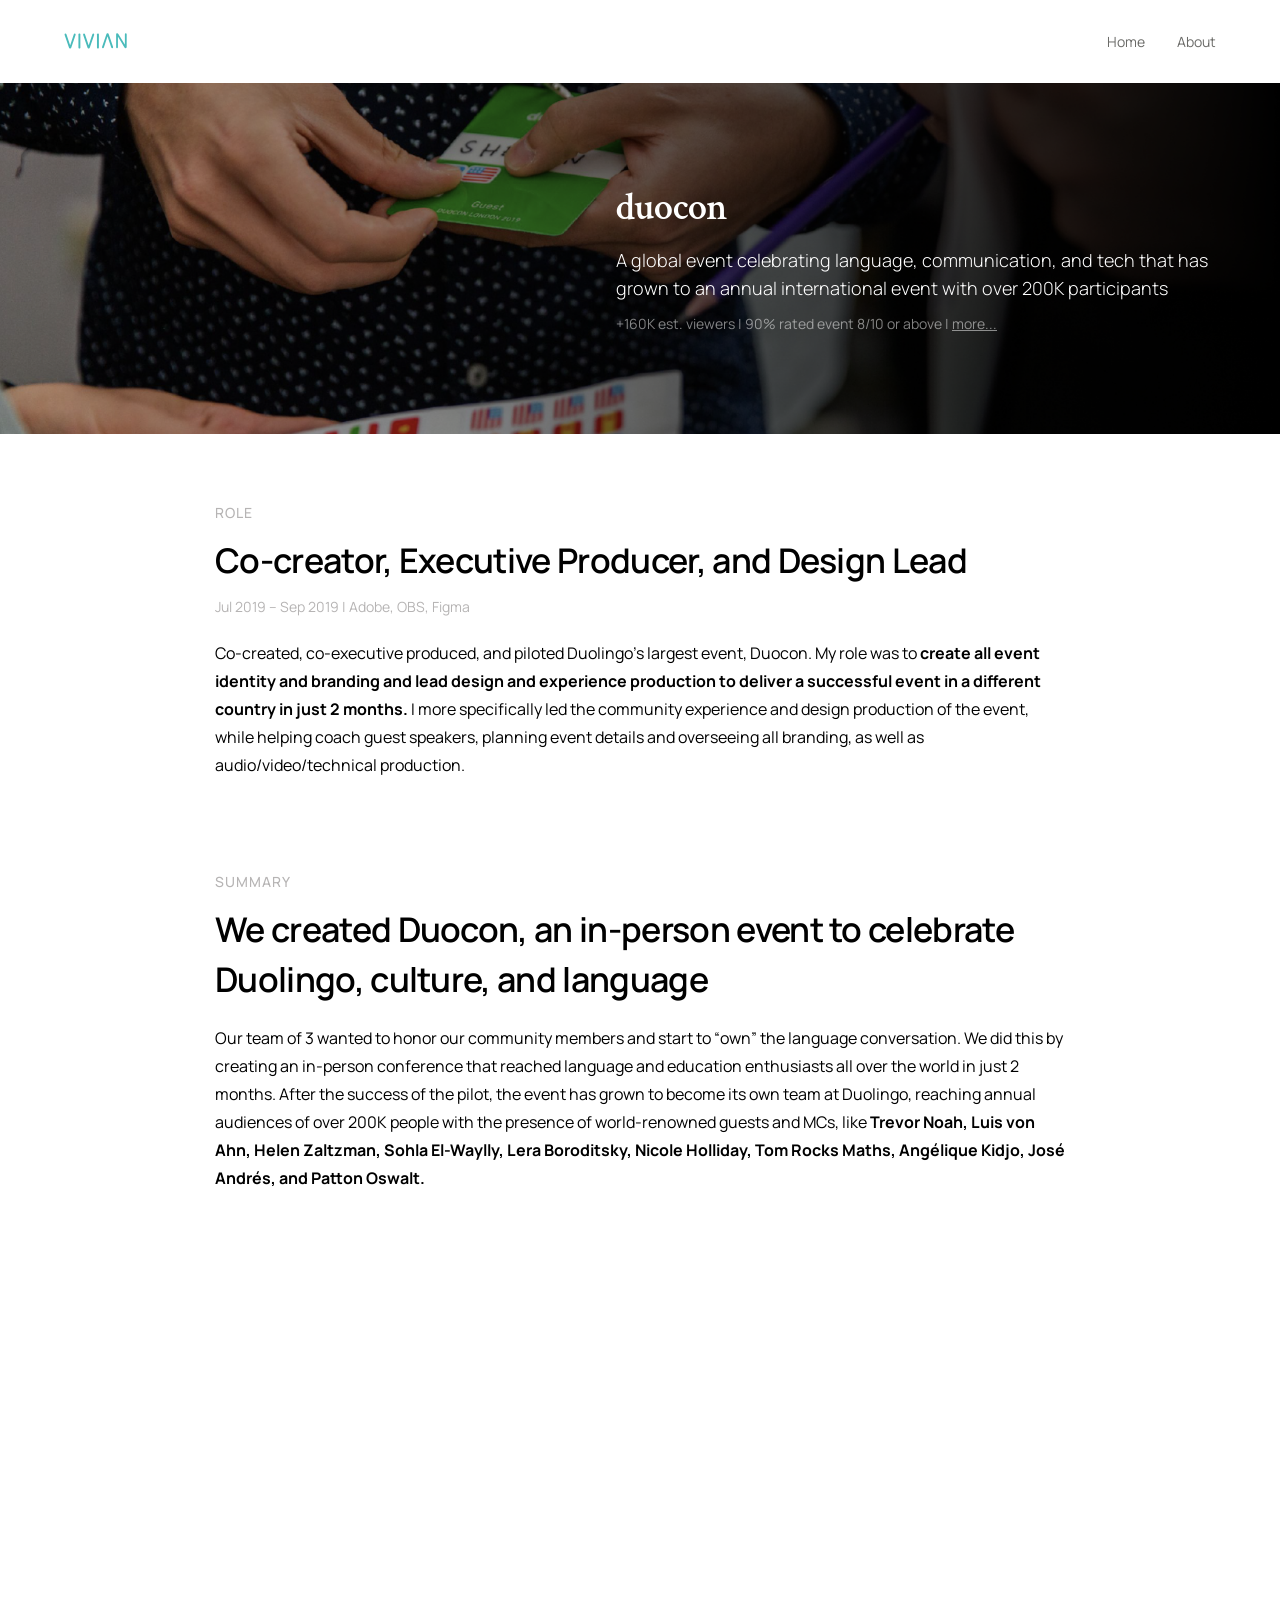
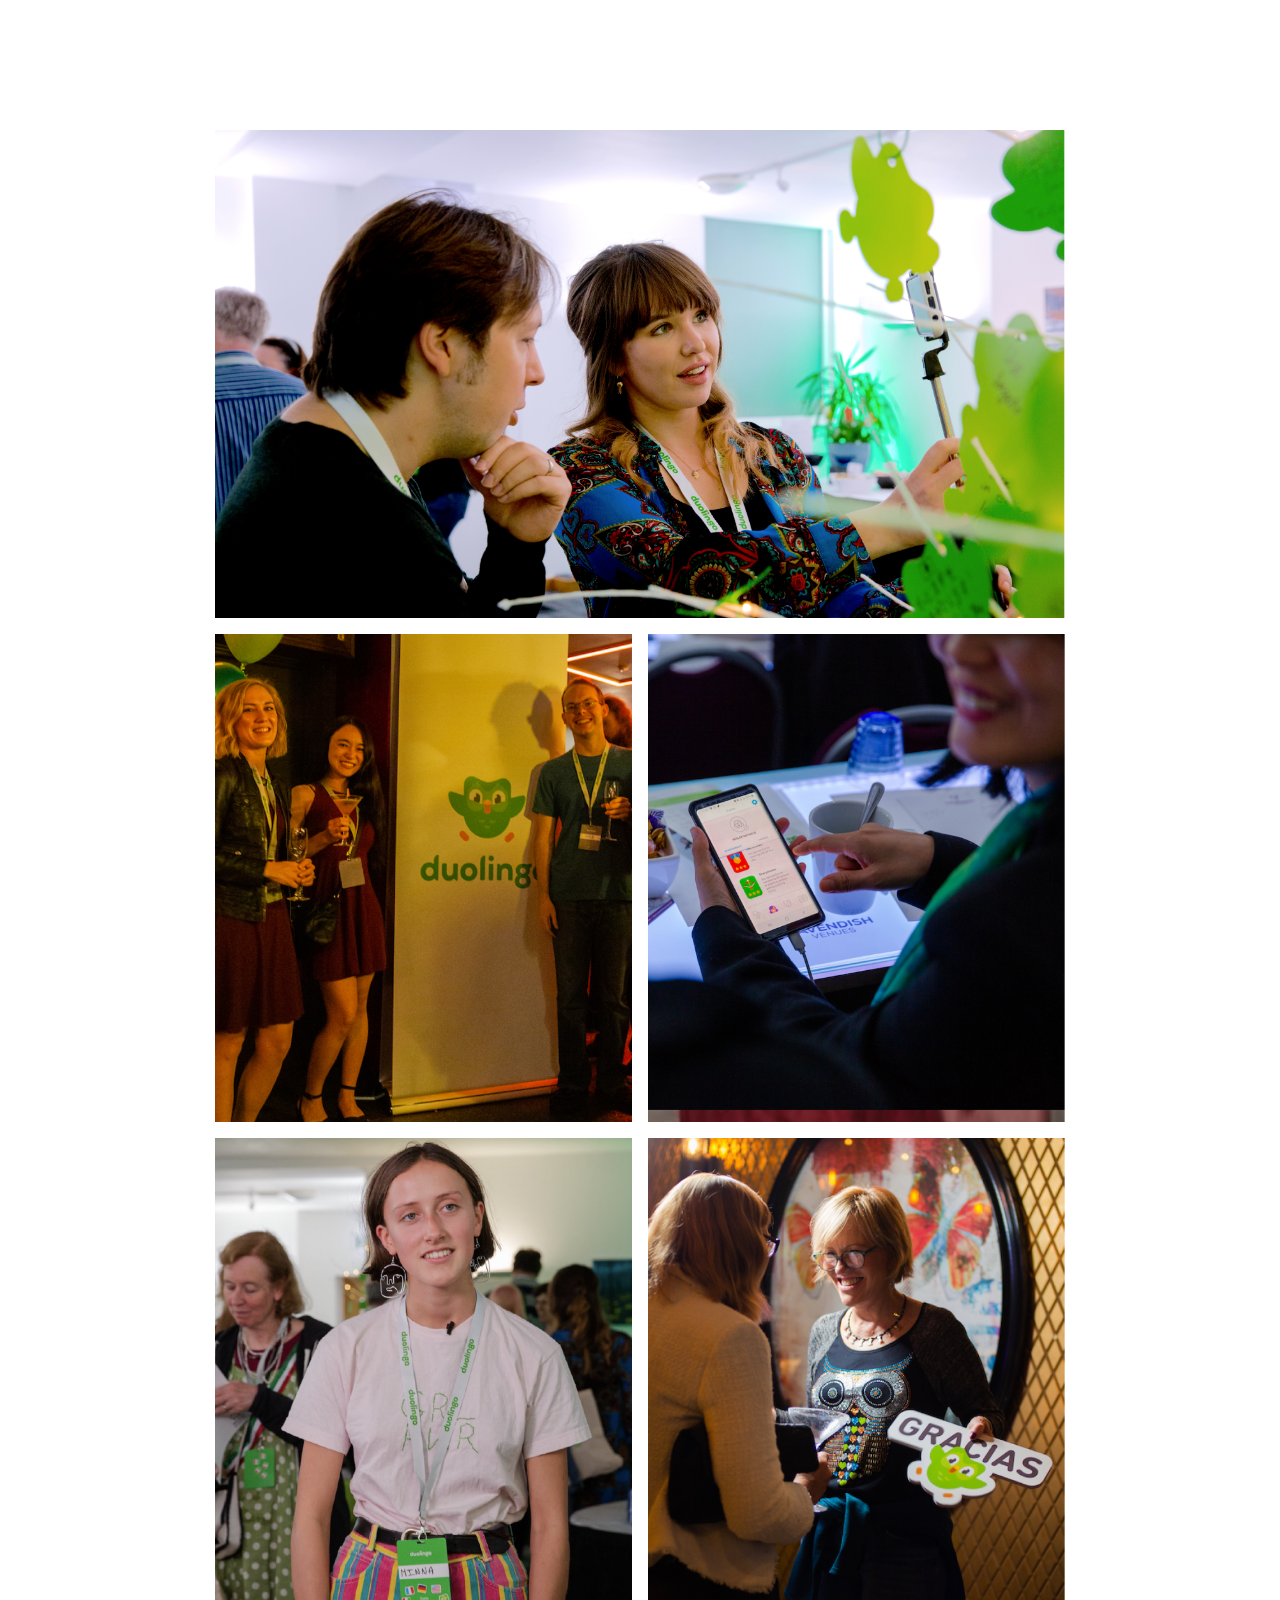
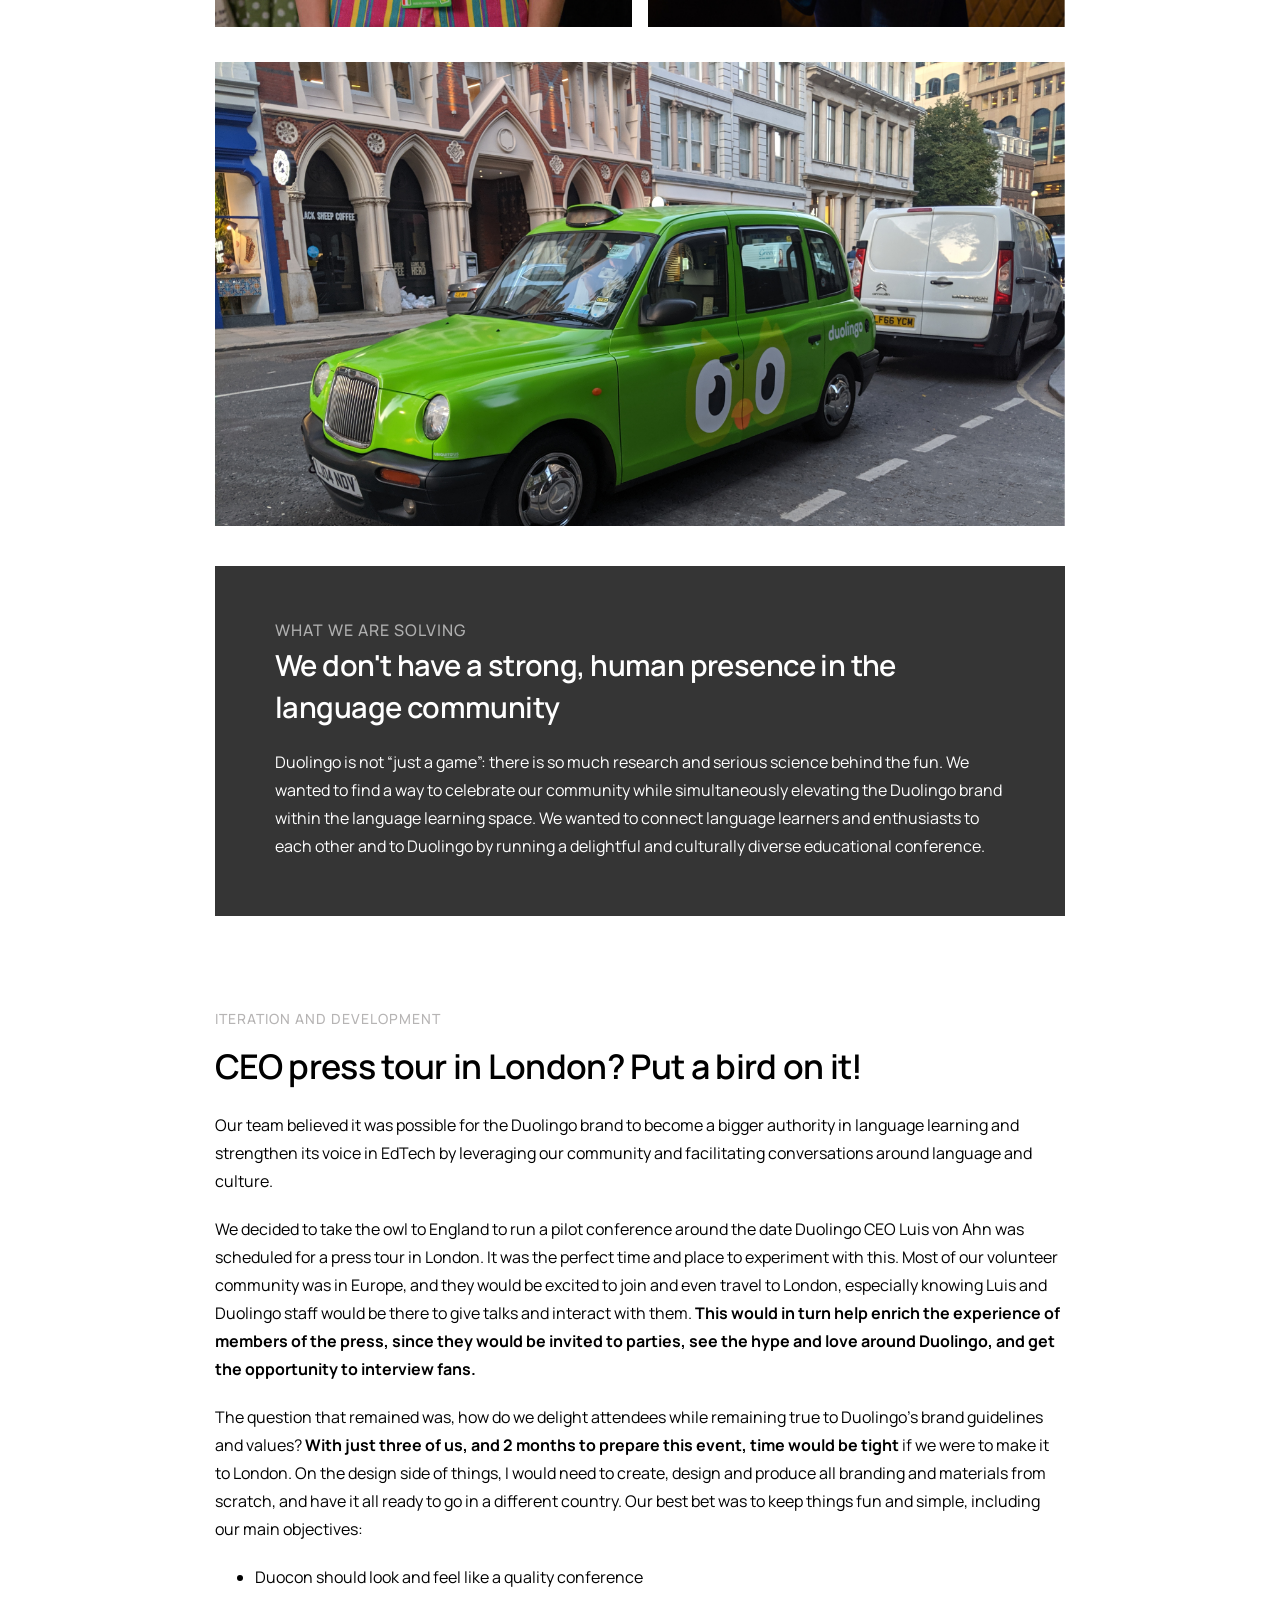
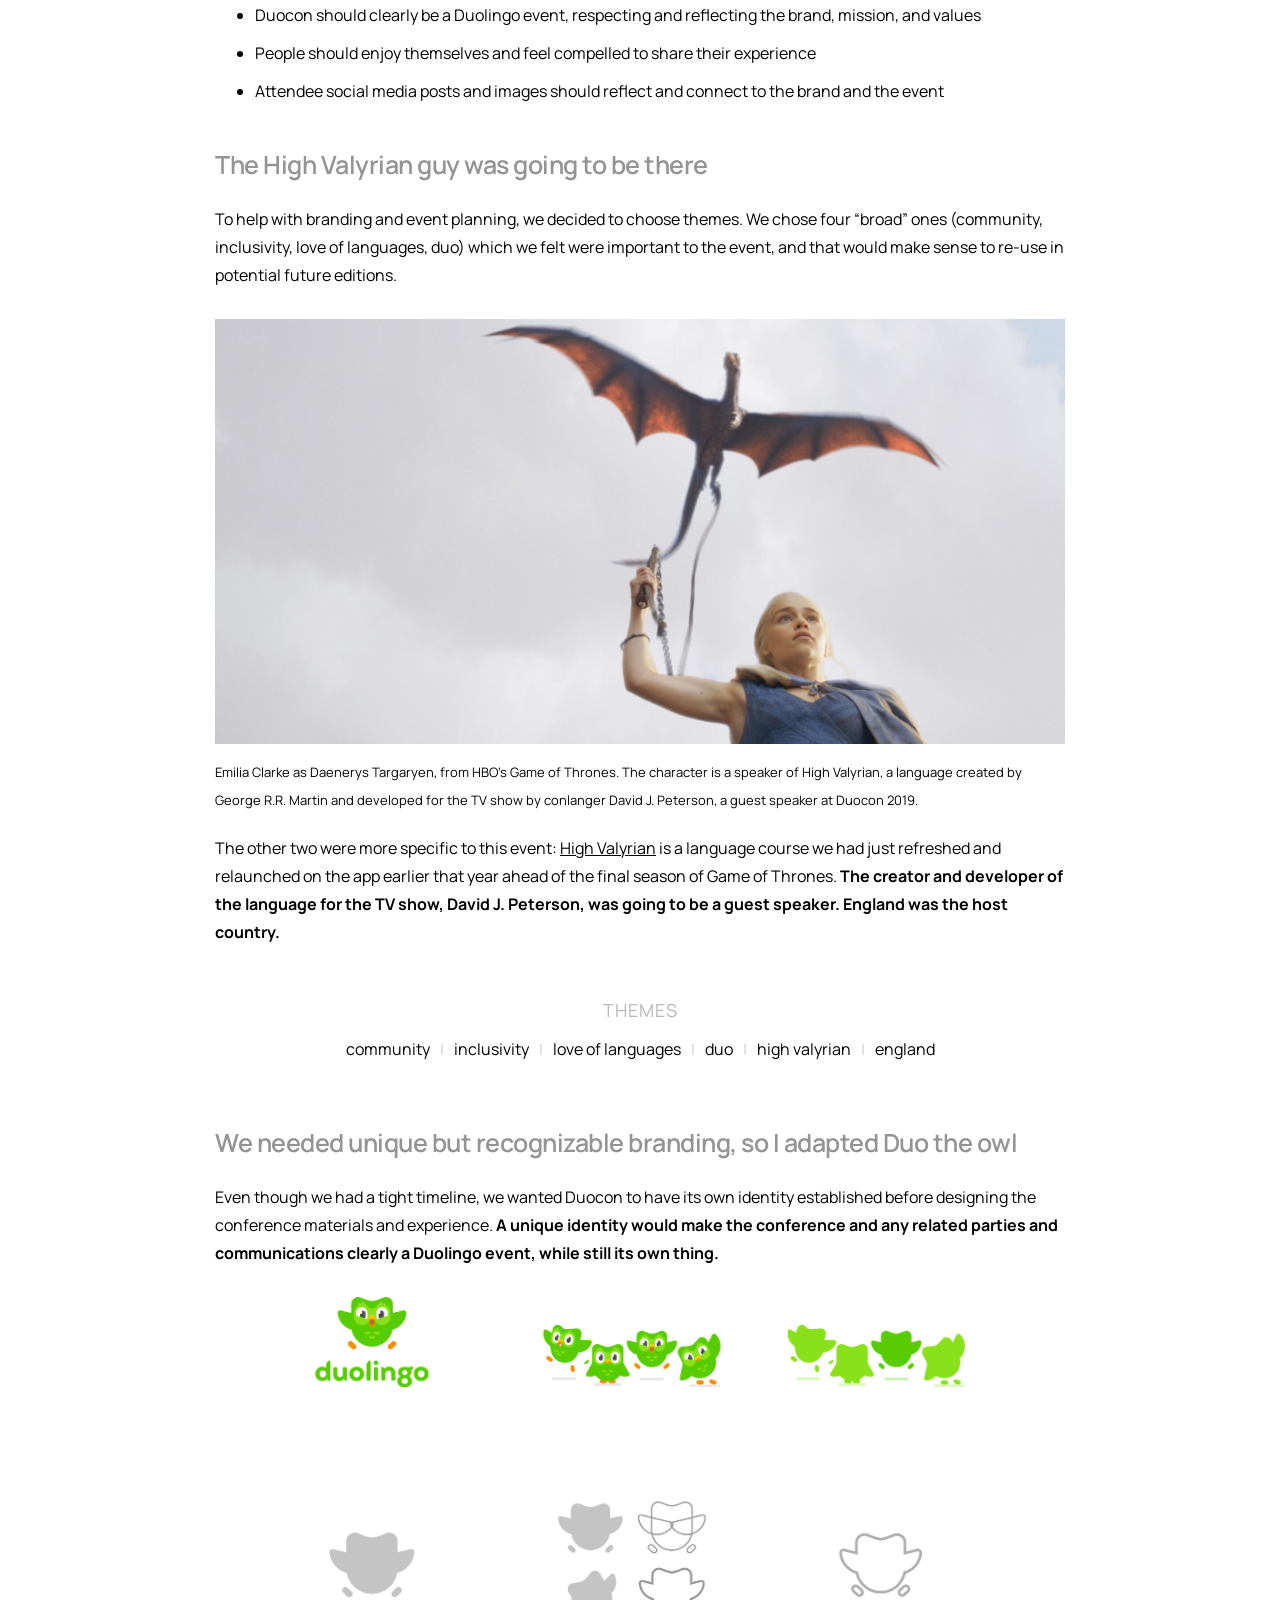
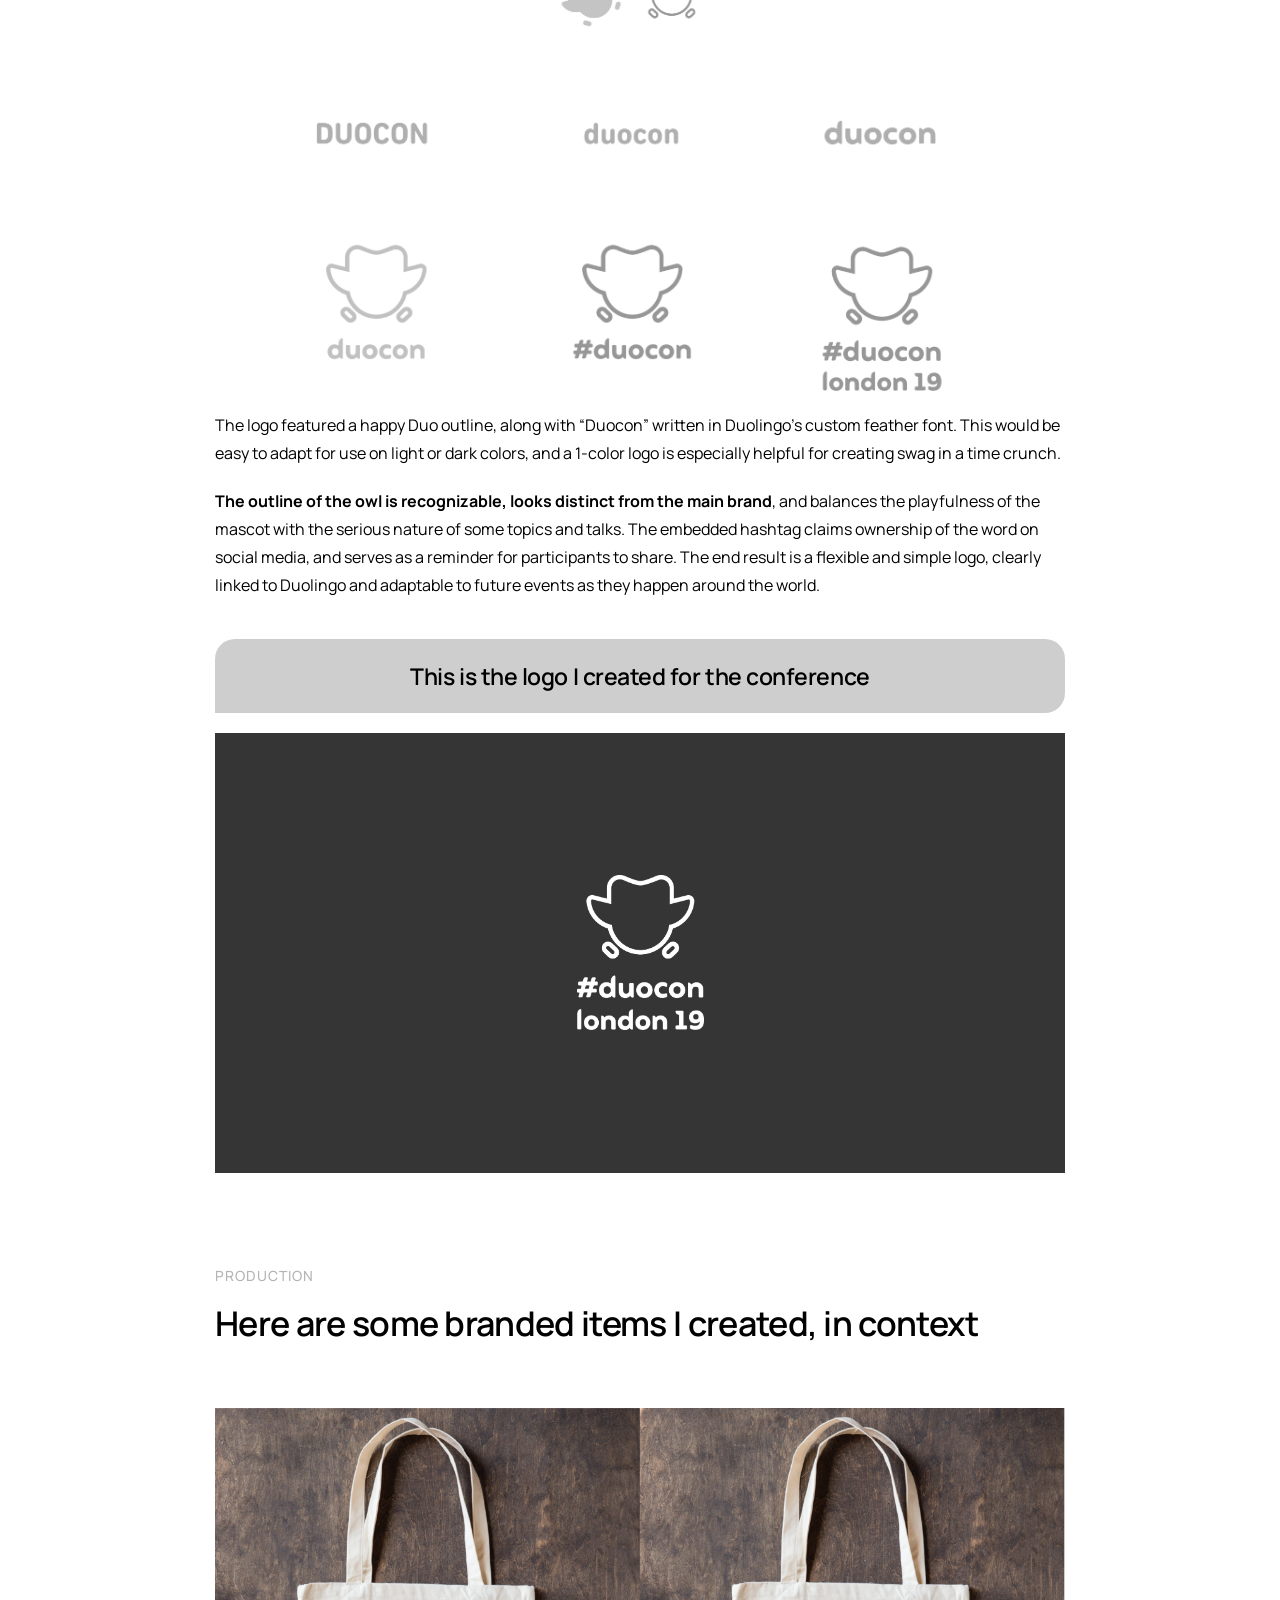
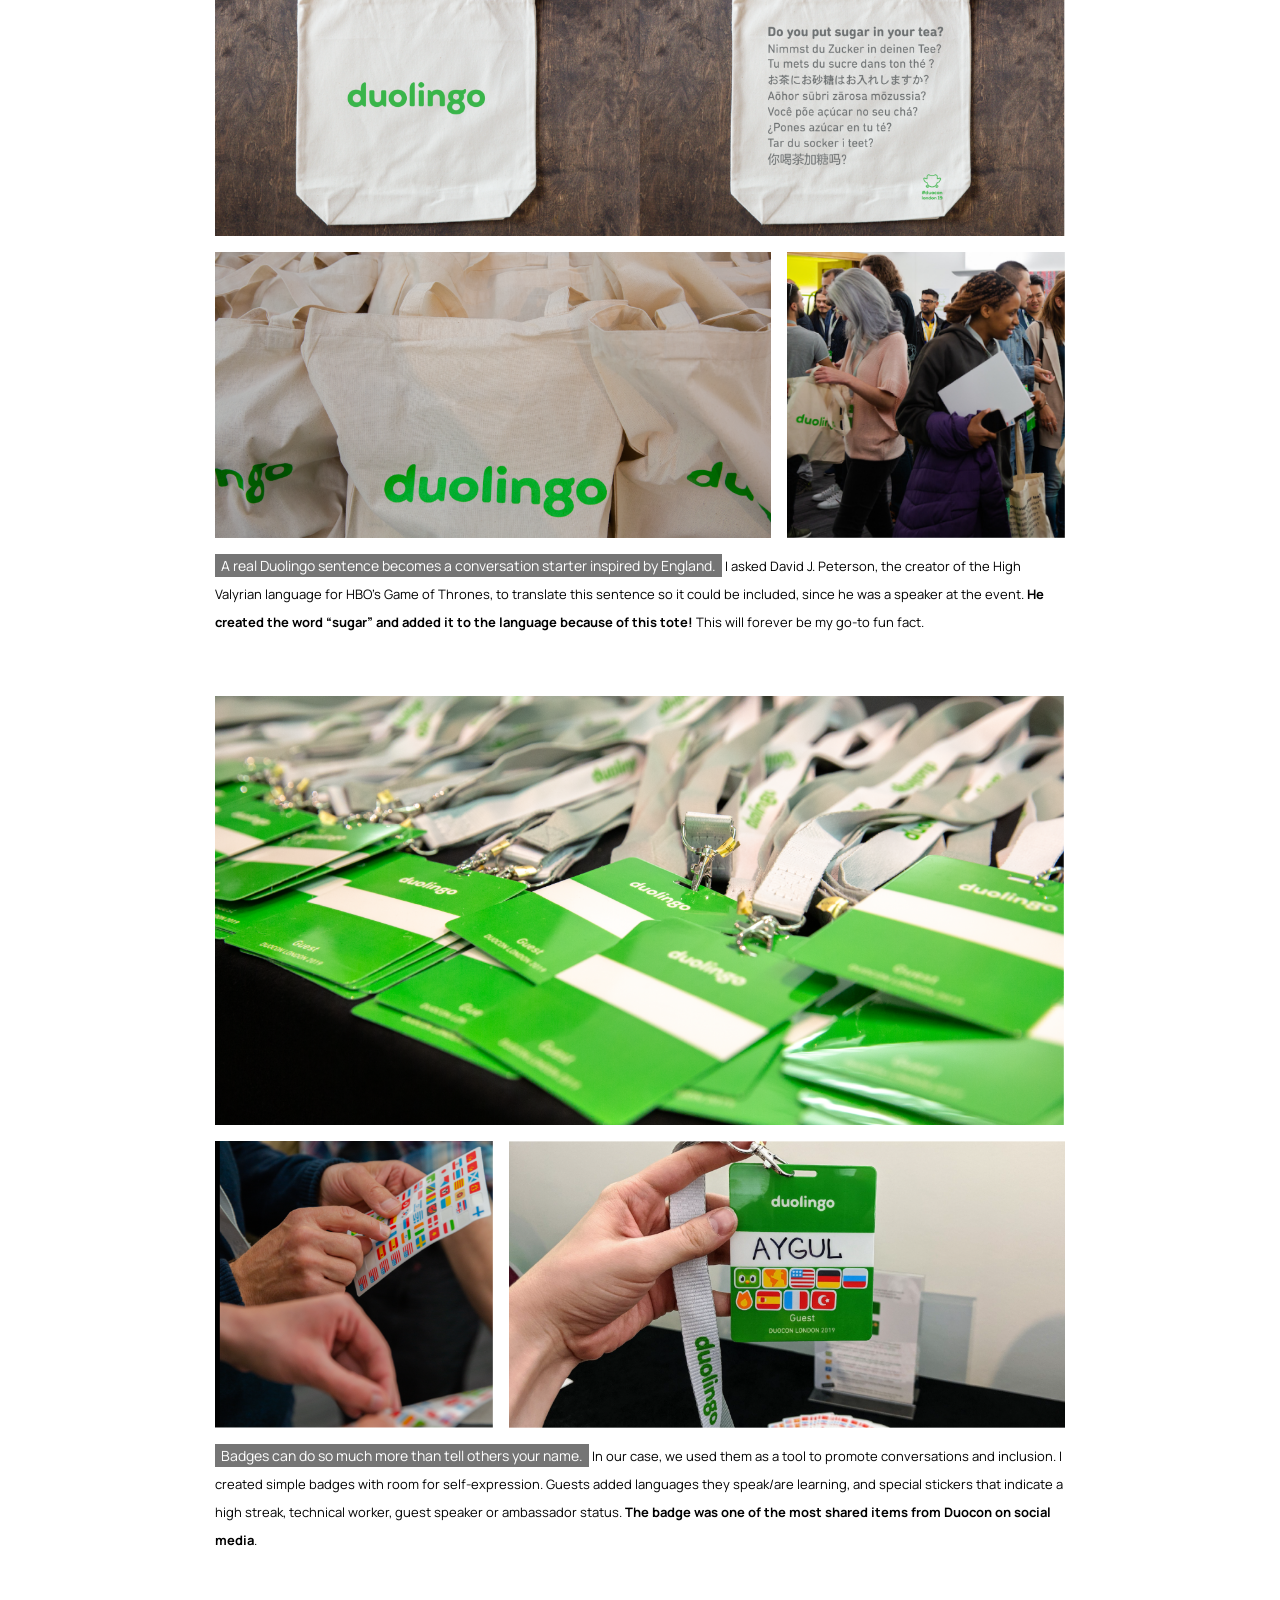
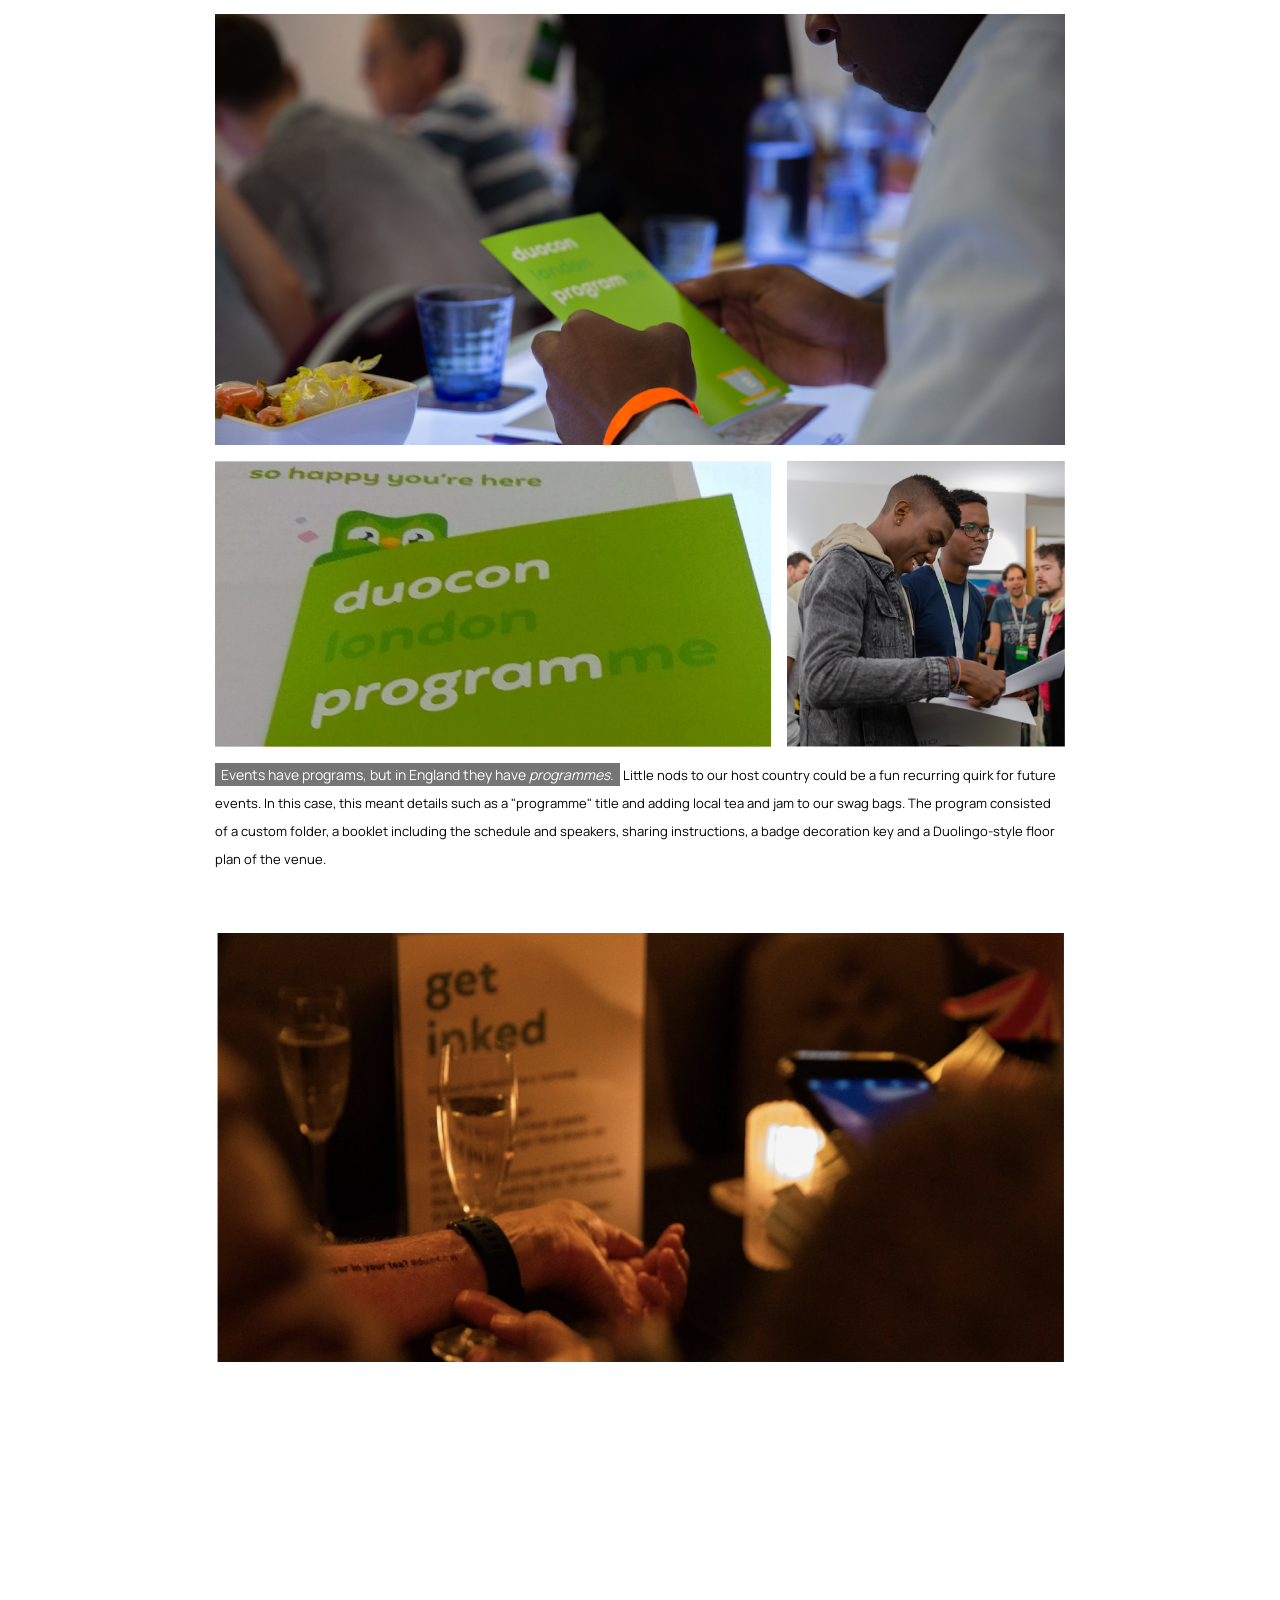
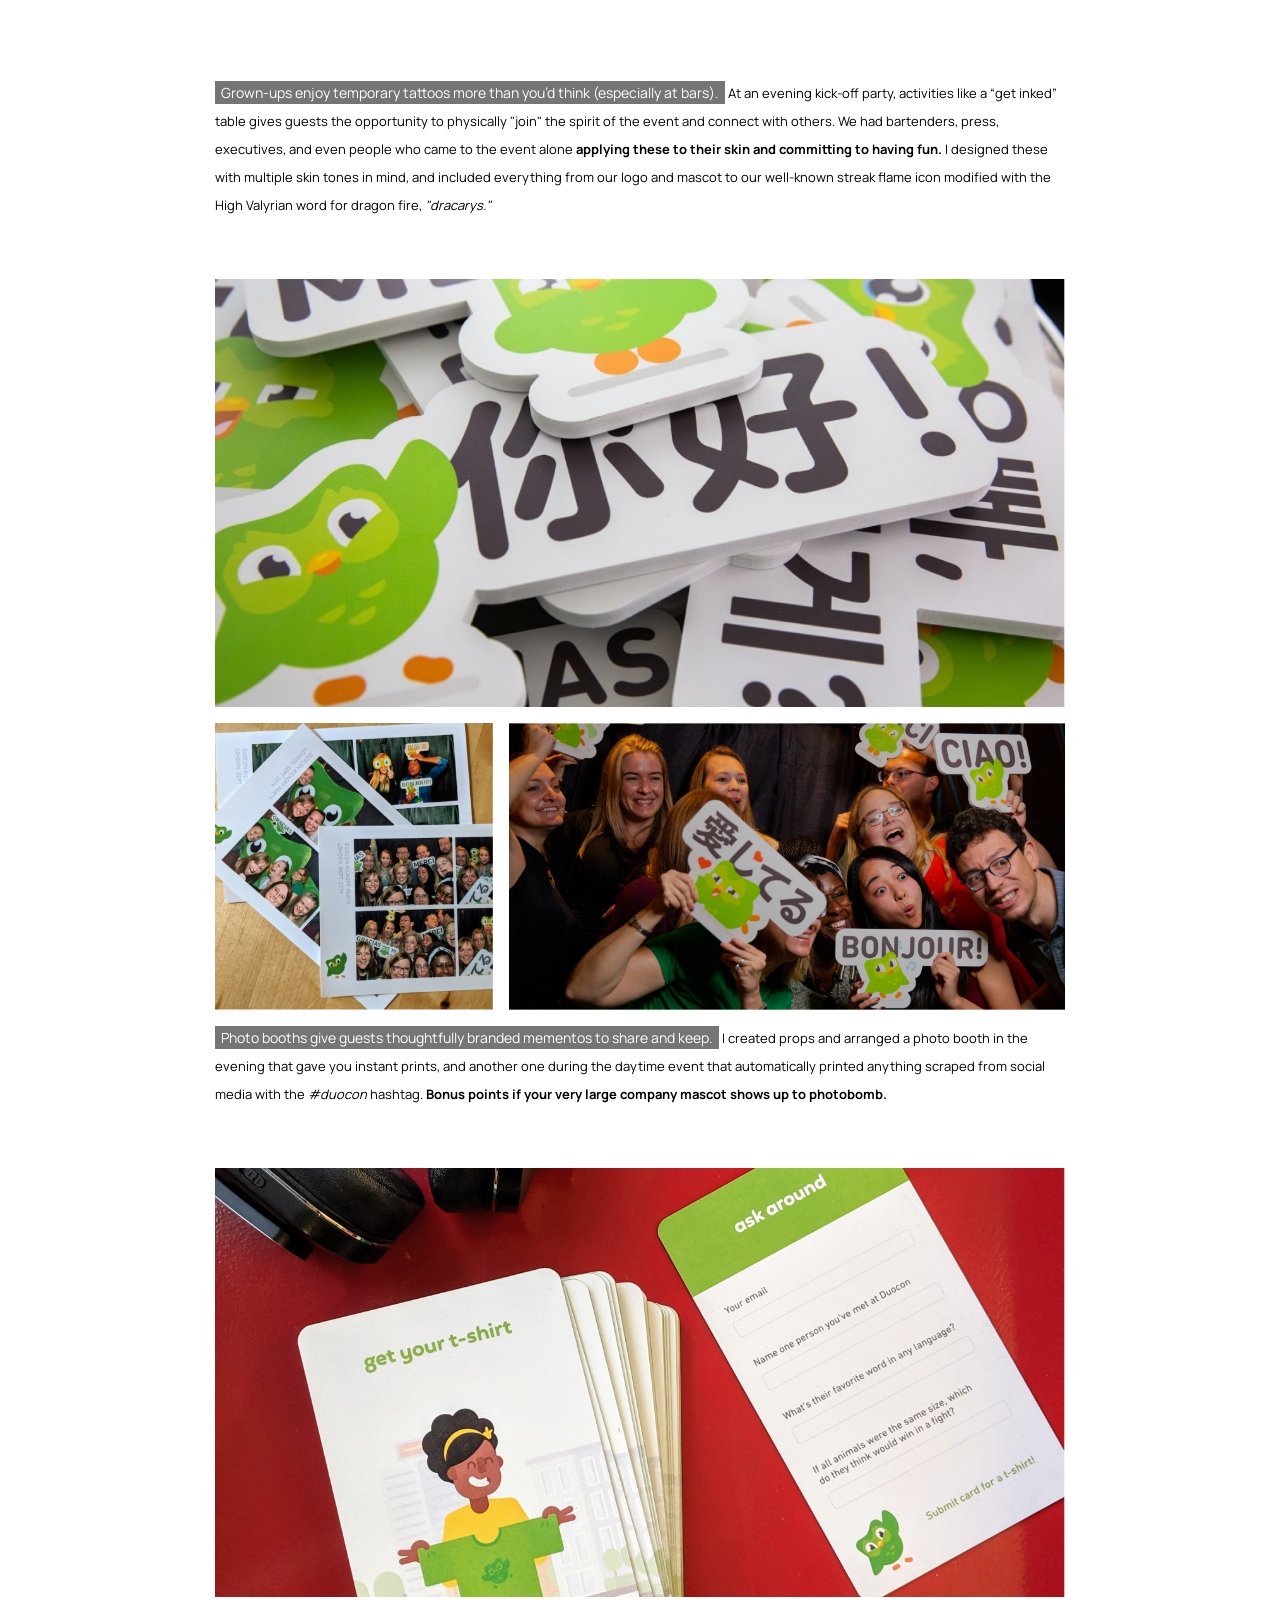
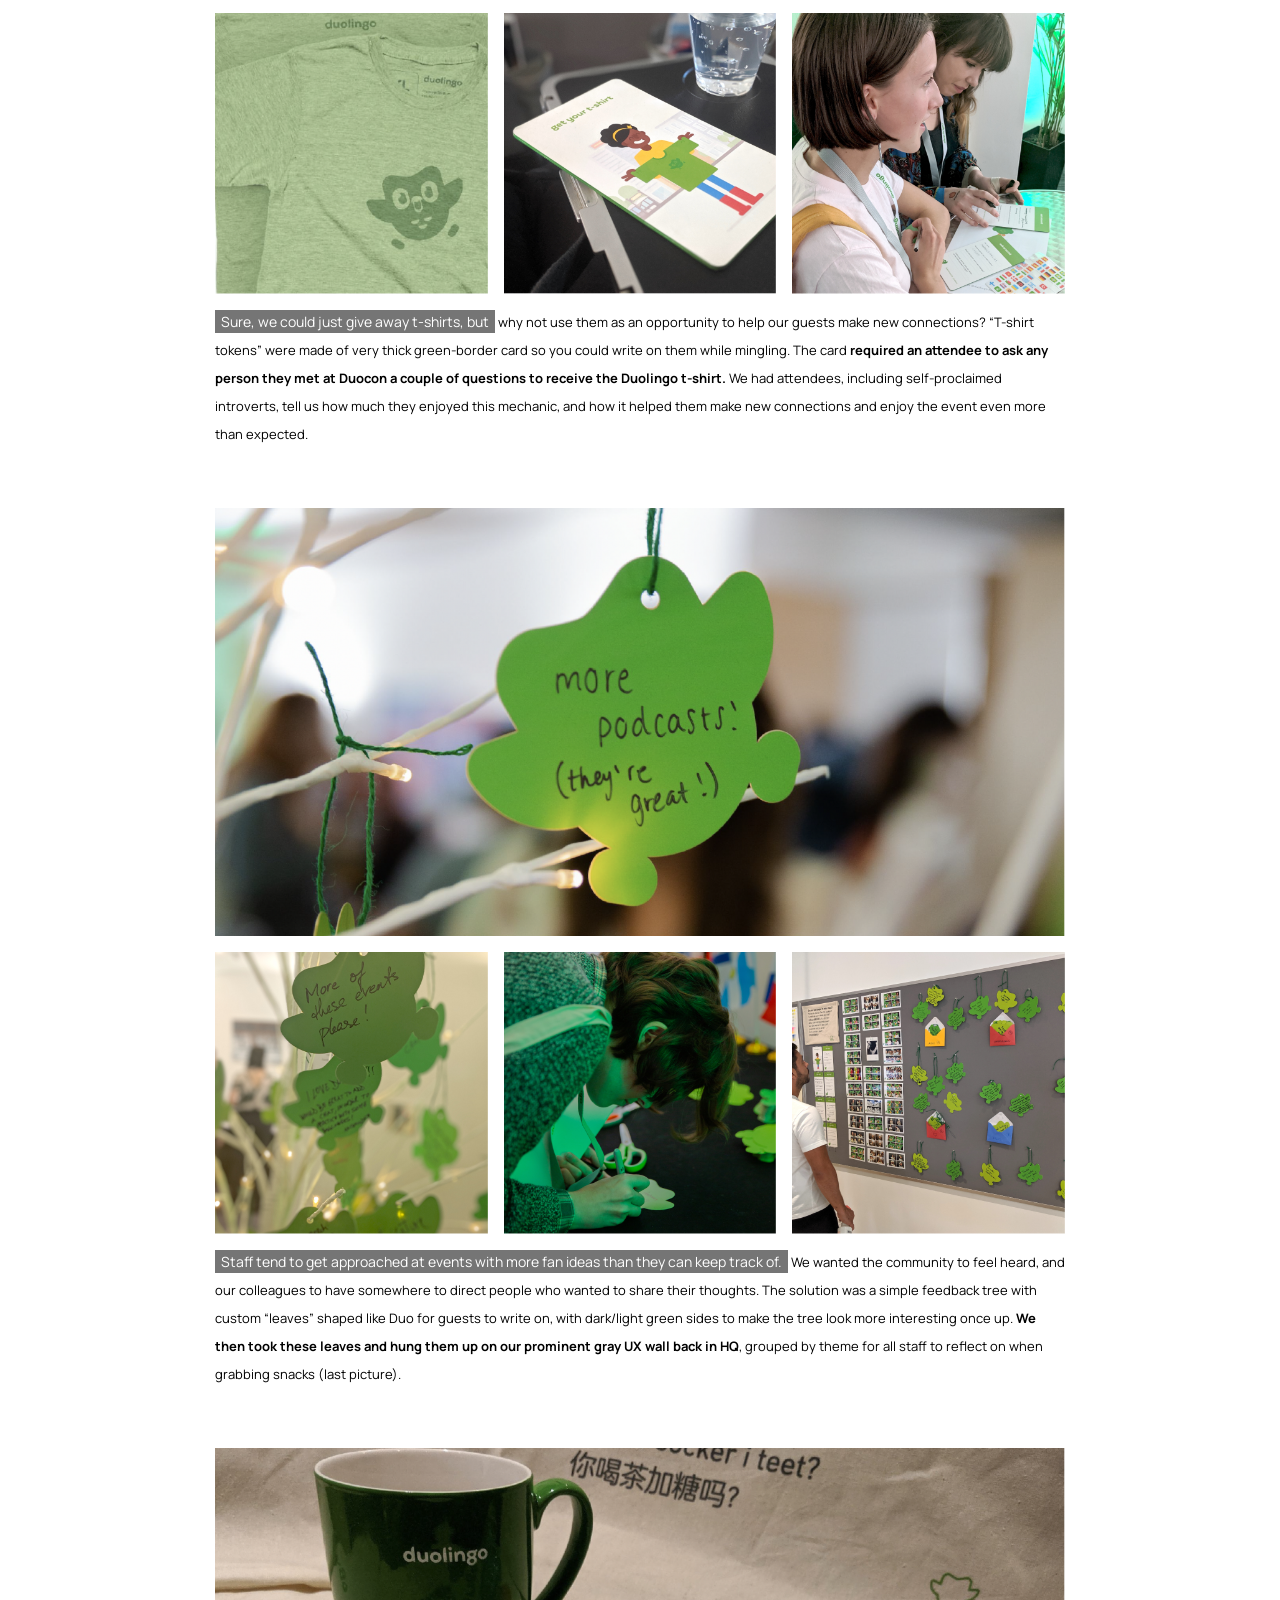
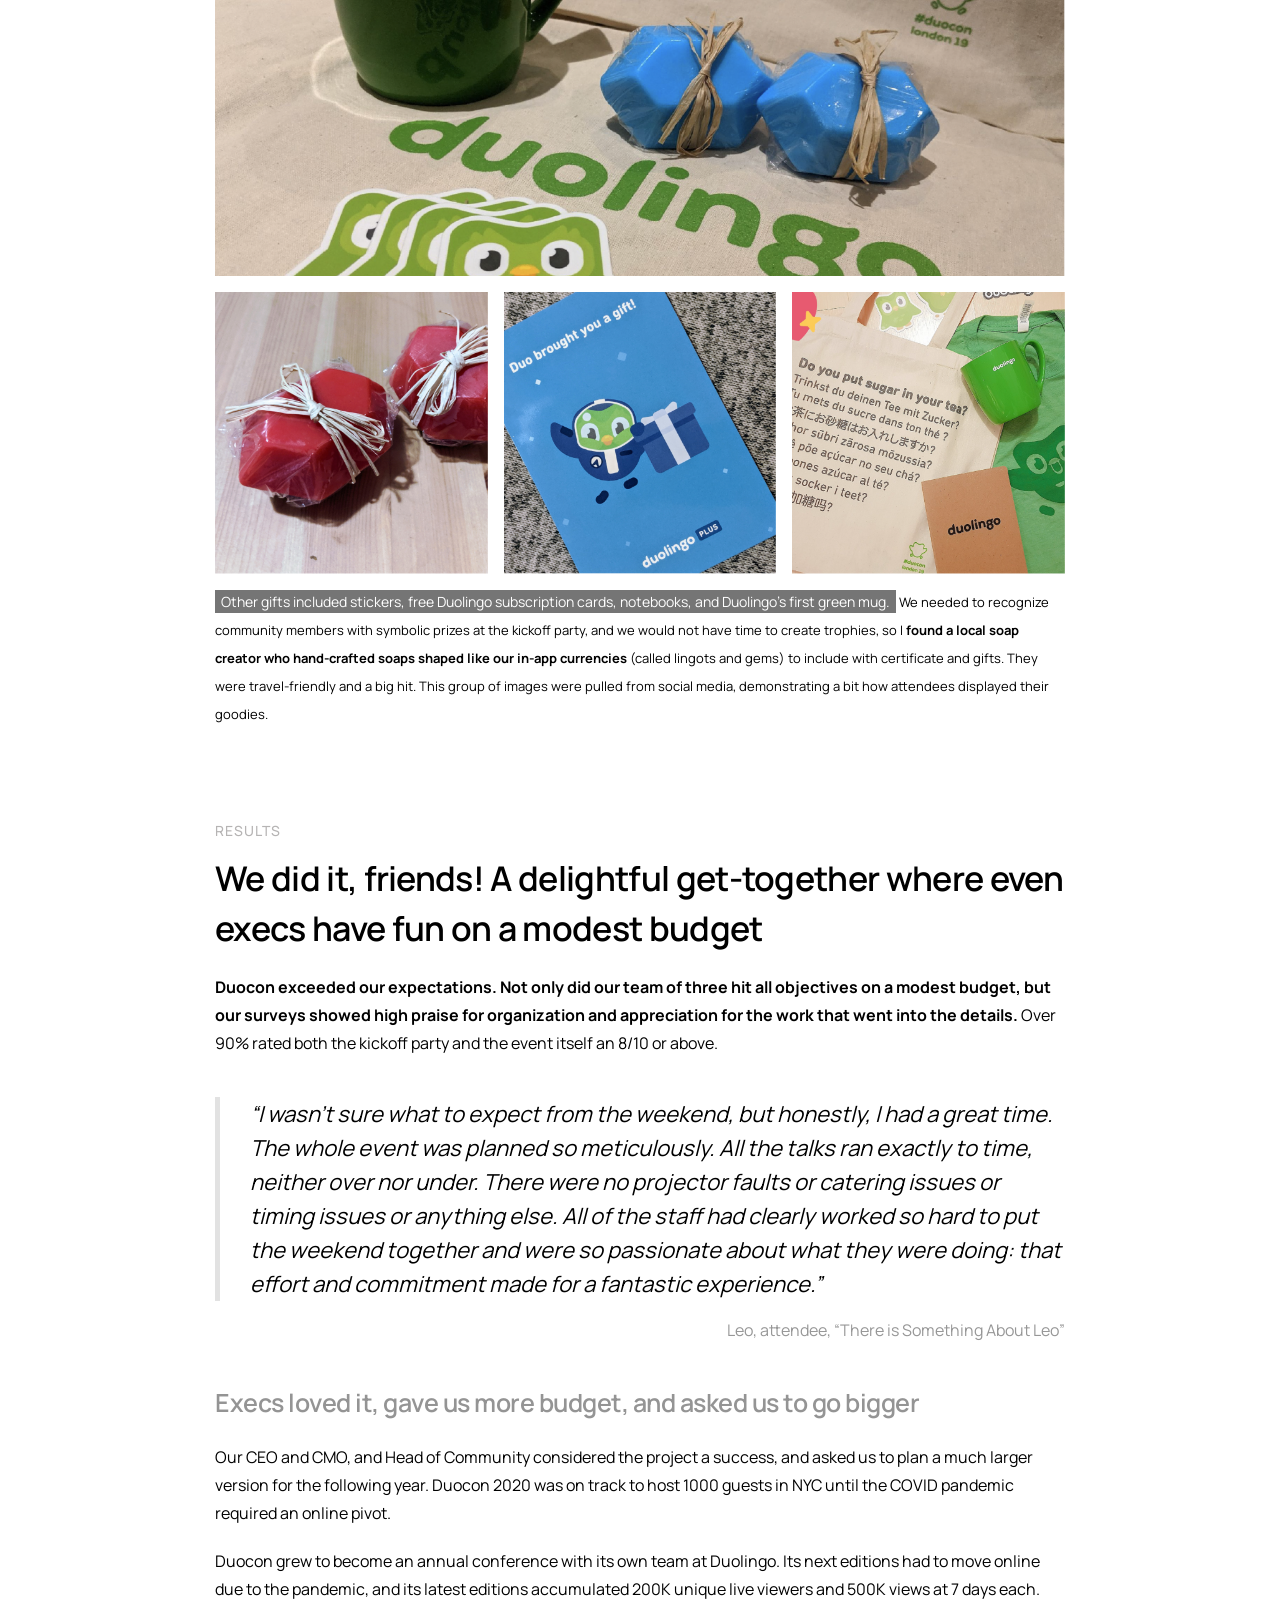
<file: work/duocon/index.html>
<!DOCTYPE html>
<html lang="en">
<head>
<meta charset="UTF-8">
<meta name="viewport" content="width=device-width, initial-scale=1.0">
<title>Duocon — Vivian Reidler</title>
<meta name="description" content="A global event celebrating language, communication, and tech that has grown to an annual international event with over 200K participants.">
<link rel="icon" type="image/png" href="/assets/favicon-32.png">
<link href="https://fonts.googleapis.com/css2?family=Crimson+Text:ital,wght@0,400;0,600;1,400;1,600&family=Manrope:wght@300;400;500;600;700;800&display=swap" rel="stylesheet">
<link rel="stylesheet" href="/assets/css/style.css">
<link rel="stylesheet" href="/assets/css/case-study.css">
</head>
<body class="cs-page" data-reveal-images>

<nav class="site-nav" id="nav">
  <a href="/" class="nav-logo" aria-label="Vivian — home">
    <svg aria-hidden="true" focusable="false" viewBox="0 0 114 53" fill="none" xmlns="http://www.w3.org/2000/svg">
    <path d="M4.30114 14.7275L10.8296 34.1594H10.9449L17.3582 14.7275C17.627 13.8442 18.203 13.3834 18.9711 13.3834C19.9312 13.3834 20.6224 14.0747 20.6224 14.9963C20.6224 15.2267 20.584 15.4956 20.4688 15.8412L12.9034 37.9229C12.4042 39.3054 11.8665 39.8815 10.7912 39.8815C9.75436 39.8815 9.17832 39.3054 8.71748 37.9229L1.15209 15.8412C1.03688 15.4956 0.998478 15.2267 0.998478 14.9963C0.998478 14.0747 1.68973 13.3834 2.64981 13.3834C3.45627 13.3834 3.99391 13.8442 4.30114 14.7275Z" fill="currentColor"/>
    <path d="M37.0599 14.7275L43.5884 34.1594H43.7036L50.1169 14.7275C50.3858 13.8442 50.9618 13.3834 51.7299 13.3834C52.6899 13.3834 53.3812 14.0747 53.3812 14.9963C53.3812 15.2267 53.3428 15.4956 53.2276 15.8412L45.6622 37.9229C45.163 39.3054 44.6253 39.8815 43.55 39.8815C42.5131 39.8815 41.9371 39.3054 41.4763 37.9229L33.9109 15.8412C33.7957 15.4956 33.7573 15.2267 33.7573 14.9963C33.7573 14.0747 34.4485 13.3834 35.4086 13.3834C36.2151 13.3834 36.7527 13.8442 37.0599 14.7275Z" fill="currentColor"/>
    <path d="M83.4918 37.9619L76.9633 18.53L76.8481 18.53L70.4348 37.9619C70.166 38.8452 69.5899 39.3061 68.8219 39.3061C67.8618 39.3061 67.1706 38.6148 67.1706 37.6931C67.1706 37.4627 67.209 37.1939 67.3242 36.8483L74.8896 14.7665C75.3888 13.384 75.9264 12.808 77.0017 12.808C78.0386 12.808 78.6147 13.384 79.0755 14.7665L86.6409 36.8483C86.7561 37.1939 86.7945 37.4627 86.7945 37.6931C86.7945 38.6148 86.1032 39.3061 85.1432 39.3061C84.3367 39.3061 83.7991 38.8452 83.4918 37.9619Z" fill="currentColor"/>
    <path d="M110.774 14.5361L110.774 37.2323C110.774 38.4996 110.083 39.3061 108.892 39.3061C107.894 39.3061 107.241 38.6532 106.588 37.5395L95.4514 19.1445L95.2977 19.1445L95.2977 37.5779C95.2977 38.6532 94.6449 39.3061 93.7232 39.3061C92.7631 39.3061 92.1103 38.6532 92.1103 37.5779L92.1103 14.8817C92.1103 13.6144 92.8015 12.808 93.992 12.808C94.9905 12.808 95.6818 13.4608 96.3346 14.5745L107.471 32.8927L107.587 32.8927L107.587 14.5361C107.587 13.4608 108.24 12.808 109.161 12.808C110.121 12.808 110.774 13.4608 110.774 14.5361Z" fill="currentColor"/>
    <path d="M25.5017 38.0381V15.2267C25.5017 14.0747 26.193 13.3834 27.2299 13.3834C28.2283 13.3834 28.9196 14.0747 28.9196 15.2267V38.0381C28.9196 39.1902 28.2283 39.8815 27.2299 39.8815C26.193 39.8815 25.5017 39.1902 25.5017 38.0381Z" fill="currentColor"/>
    <path d="M58.2605 38.0381V15.2267C58.2605 14.0747 58.9518 13.3834 59.9887 13.3834C60.9871 13.3834 61.6784 14.0747 61.6784 15.2267V38.0381C61.6784 39.1902 60.9871 39.8815 59.9887 39.8815C58.9518 39.8815 58.2605 39.1902 58.2605 38.0381Z" fill="currentColor"/>
  </svg>
  </a>
  <ul class="nav-links nav-menu" id="navMenu">
    <li><a href="/">Home</a></li>
    <li><a href="/about">About</a></li>
  </ul>
  <button class="nav-toggle" type="button" aria-controls="navMenu" aria-expanded="false" aria-label="Open menu"><span class="nav-toggle-burger"></span><span class="nav-toggle-close"></span></button>
</nav>

<header class="cs-hero2 photo" style="background-image: url('/assets/images/duocon/duoconhero-grad.png');">
  <div class="cs-hero2-inner">
    <div class="cs-hero2-text">
      <h1>duocon</h1>
      <p class="cs-hero2-sub">A global event celebrating language, communication, and tech that has grown to an annual international event with over 200K participants</p>
      <p class="cs-hero2-stats">+160K est. viewers | 90% rated event 8/10 or above | <a href="#results">more...</a></p>
    </div>
  </div>
</header>

<main>

  <section class="cs-col cs-block">
    <p class="cs-label">Role</p>
    <h2 class="cs-h2">Co-creator, Executive Producer, and Design Lead</h2>
    <p class="cs-meta">Jul 2019 &ndash; Sep 2019 | Adobe, OBS, Figma</p>
    <div class="cs-text">
      <p>Co-created, co-executive produced, and piloted Duolingo's largest event, Duocon. My role was to <strong>create all event identity and branding and lead design and experience production to deliver a successful event in a different country in just 2 months.</strong> I more specifically led the community experience and design production of the event, while helping coach guest speakers, planning event details and overseeing all branding, as well as audio/video/technical production.</p>
    </div>
  </section>

  <section class="cs-col cs-block">
    <p class="cs-label">Summary</p>
    <h2 class="cs-h2">We created Duocon, an in-person event to celebrate Duolingo, culture, and language</h2>
    <div class="cs-text">
      <p>Our team of 3 wanted to honor our community members and start to &ldquo;own&rdquo; the language conversation. We did this by creating an in-person conference that reached language and education enthusiasts all over the world in just 2 months. After the success of the pilot, the event has grown to become its own team at Duolingo, reaching annual audiences of over 200K people with the presence of world-renowned guests and MCs, like <strong>Trevor Noah, Luis von Ahn, Helen Zaltzman, Sohla El-Waylly, Lera Boroditsky, Nicole Holliday, Tom Rocks Maths, Ang&eacute;lique Kidjo, Jos&eacute; Andr&eacute;s, and Patton Oswalt.</strong></p>
    </div>
    <div class="cs-video">
      <iframe src="https://www.youtube-nocookie.com/embed/Xp6u0hF89Ow" title="Duocon video" loading="lazy" allow="accelerometer; encrypted-media; gyroscope; picture-in-picture" allowfullscreen></iframe>
    </div>
    <img class="cs-img" src="/assets/images/duocon/01-toastietree.png" alt="Duocon attendees and the feedback tree">
    <div class="cs-photos two">
      <img src="/assets/images/duocon/02-banderoll.png" alt="Attendees posing next to a Duolingo roll-up banner">
      <img src="/assets/images/duocon/03-appuse.png" alt="Attendee using the Duolingo app at Duocon">
      <img src="/assets/images/duocon/04-minna.png" alt="Attendee wearing a GRL PWR shirt and Duolingo badge">
      <img src="/assets/images/duocon/05-gracias.png" alt="Attendee holding a gracias sign">
    </div>
    <img class="cs-img" src="/assets/images/duocon/06-taxilondon.png" alt="Custom green Duolingo branded London taxi">

    <div class="cs-solving gray">
      <p class="cs-label">What we are solving</p>
      <h3>We don't have a strong, human presence in the language community</h3>
      <p>Duolingo is not &ldquo;just a game&rdquo;: there is so much research and serious science behind the fun. We wanted to find a way to celebrate our community while simultaneously elevating the Duolingo brand within the language learning space. We wanted to connect language learners and enthusiasts to each other and to Duolingo by running a delightful and culturally diverse educational conference.</p>
    </div>
  </section>

  <section class="cs-col cs-block">
    <p class="cs-label">Iteration and development</p>
    <h2 class="cs-h2">CEO press tour in London? Put a bird on it!</h2>
    <div class="cs-text">
      <p>Our team believed it was possible for the Duolingo brand to become a bigger authority in language learning and strengthen its voice in EdTech by leveraging our community and facilitating conversations around language and culture.</p>
      <p>We decided to take the owl to England to run a pilot conference around the date Duolingo CEO Luis von Ahn was scheduled for a press tour in London. It was the perfect time and place to experiment with this. Most of our volunteer community was in Europe, and they would be excited to join and even travel to London, especially knowing Luis and Duolingo staff would be there to give talks and interact with them. <strong>This would in turn help enrich the experience of members of the press, since they would be invited to parties, see the hype and love around Duolingo, and get the opportunity to interview fans.</strong></p>
      <p>The question that remained was, how do we delight attendees while remaining true to Duolingo&rsquo;s brand guidelines and values? <strong>With just three of us, and 2 months to prepare this event, time would be tight</strong> if we were to make it to London. On the design side of things, I would need to create, design and produce all branding and materials from scratch, and have it all ready to go in a different country. Our best bet was to keep things fun and simple, including our main objectives:</p>
      <ul>
        <li>Duocon should look and feel like a quality conference</li>
        <li>Duocon should clearly be a Duolingo event, respecting and reflecting the brand, mission, and values</li>
        <li>People should enjoy themselves and feel compelled to share their experience</li>
        <li>Attendee social media posts and images should reflect and connect to the brand and the event</li>
      </ul>
    </div>

    <h3 class="cs-subhead">The High Valyrian guy was going to be there</h3>
    <div class="cs-text">
      <p>To help with branding and event planning, we decided to choose themes. We chose four &ldquo;broad&rdquo; ones (community, inclusivity, love of languages, duo) which we felt were important to the event, and that would make sense to re-use in potential future editions.</p>
    </div>
    <img class="cs-img" src="/assets/images/duocon/07-danydraca.png" alt="Emilia Clarke as Daenerys Targaryen, speaker of High Valyrian">
    <p class="cs-caption-block">Emilia Clarke as Daenerys Targaryen, from HBO's Game of Thrones. The character is a speaker of High Valyrian, a language created by George R.R. Martin and developed for the TV show by conlanger David J. Peterson, a guest speaker at Duocon 2019.</p>
    <div class="cs-text">
      <p>The other two were more specific to this event: <a href="https://en.wikipedia.org/wiki/Valyrian_languages" target="_blank" rel="noopener">High Valyrian</a> is a language course we had just refreshed and relaunched on the app earlier that year ahead of the final season of Game of Thrones. <strong>The creator and developer of the language for the TV show, David J. Peterson, was going to be a guest speaker. England was the host country.</strong></p>
    </div>

    <div class="cs-themes">
      <h3>Themes</h3>
      <p>community<span>|</span>inclusivity<span>|</span>love of languages<span>|</span>duo<span>|</span>high valyrian<span>|</span>england</p>
    </div>

    <h3 class="cs-subhead">We needed unique but recognizable branding, so I adapted Duo the owl</h3>
    <div class="cs-text">
      <p>Even though we had a tight timeline, we wanted Duocon to have its own identity established before designing the conference materials and experience. <strong>A unique identity would make the conference and any related parties and communications clearly a Duolingo event, while still its own thing.</strong></p>
    </div>
    <img class="cs-img narrow" src="/assets/images/duocon/08-brandingduocon.png" alt="Getting from the Duolingo logo to the Duocon logo">
    <div class="cs-text">
      <p>The logo featured a happy Duo outline, along with &ldquo;Duocon&rdquo; written in Duolingo's custom feather font. This would be easy to adapt for use on light or dark colors, and a 1-color logo is especially helpful for creating swag in a time crunch.</p>
      <p><strong>The outline of the owl is recognizable, looks distinct from the main brand</strong>, and balances the playfulness of the mascot with the serious nature of some topics and talks. The embedded hashtag claims ownership of the word on social media, and serves as a reminder for participants to share. The end result is a flexible and simple logo, clearly linked to Duolingo and adaptable to future events as they happen around the world.</p>
    </div>
    <h4 class="cs-pill">This is the logo I created for the conference</h4>
    <div class="cs-logo-panel"><img src="/assets/images/duocon/09-brandinglondon.png" alt="Duocon London 19 logo"></div>
  </section>

  <section class="cs-col cs-block cs-production">
    <p class="cs-label">Production</p>
    <h2 class="cs-h2">Here are some branded items I created, in context</h2>

    <img class="cs-img" src="/assets/images/duocon/10-tote1.png" alt="Duocon 2019 tote bag design, front and back">
    <div class="cs-photos wide-left">
      <img src="/assets/images/duocon/11-tote2.png" alt="Close-up of Duolingo totes">
      <img src="/assets/images/duocon/12-tote3.png" alt="Participants chatting with Duolingo tote bags">
    </div>
    <p class="cs-caption-block"><span class="cs-chip">A real Duolingo sentence becomes a conversation starter inspired by England.</span> I asked David J. Peterson, the creator of the High Valyrian language for HBO&rsquo;s Game of Thrones, to translate this sentence so it could be included, since he was a speaker at the event. <strong>He created the word &ldquo;sugar&rdquo; and added it to the language because of this tote!</strong> This will forever be my go-to fun fact.</p>

    <img class="cs-img" src="/assets/images/duocon/13-badge1.png" alt="Blank green Duolingo badges on lanyards">
    <div class="cs-photos wide-right">
      <img src="/assets/images/duocon/14-badge2.png" alt="Peeling country flag stickers">
      <img src="/assets/images/duocon/15-badge3.png" alt="Decorated Duolingo badge with sticker flags">
    </div>
    <p class="cs-caption-block"><span class="cs-chip">Badges can do so much more than tell others your name.</span> In our case, we used them as a tool to promote conversations and inclusion. I created simple badges with room for self-expression. Guests added languages they speak/are learning, and special stickers that indicate a high streak, technical worker, guest speaker or ambassador status. <strong>The badge was one of the most shared items from Duocon on social media</strong>.</p>

    <img class="cs-img" src="/assets/images/duocon/16-programme1.png" alt="Attendee looking at the Duocon programme at a lit desk">
    <div class="cs-photos wide-left">
      <img src="/assets/images/duocon/17-programme2.png" alt="Duocon London programme detail">
      <img src="/assets/images/duocon/18-programme3.png" alt="Attendee looking at the programme folder and map">
    </div>
    <p class="cs-caption-block"><span class="cs-chip">Events have programs, but in England they have <em>programmes.</em></span> Little nods to our host country could be a fun recurring quirk for future events. In this case, this meant details such as a "programme" title and adding local tea and jam to our swag bags. The program consisted of a custom folder, a booklet including the schedule and speakers, sharing instructions, a badge decoration key and a Duolingo-style floor plan of the venue.</p>

    <img class="cs-img" src="/assets/images/duocon/19-tattoo1.png" alt="Table at a bar with temporary tattoos and a get inked sign">
    <div class="cs-photos wide-left">
      <img src="/assets/images/duocon/20-tattoo2.png" alt="Forearm with a Duocon logo tattoo and a dracarys streak flame">
      <img src="/assets/images/duocon/21-tattoo3.png" alt="Bartender showing Duocon tattoos">
    </div>
    <p class="cs-caption-block"><span class="cs-chip">Grown-ups enjoy temporary tattoos more than you&rsquo;d think (especially at bars).</span> At an evening kick-off party, activities like a &ldquo;get inked&rdquo; table gives guests the opportunity to physically "join" the spirit of the event and connect with others. We had bartenders, press, executives, and even people who came to the event alone <strong>applying these to their skin and committing to having fun.</strong> I designed these with multiple skin tones in mind, and included everything from our logo and mascot to our well-known streak flame icon modified with the High Valyrian word for dragon fire, <em>"dracarys."</em></p>

    <img class="cs-img" src="/assets/images/duocon/22-props1.png" alt="Duolingo photo prop signs">
    <div class="cs-photos wide-right">
      <img src="/assets/images/duocon/23-props2.png" alt="Photo booth prints with props">
      <img src="/assets/images/duocon/24-propos3.png" alt="Group photo booth shot with Duolingo staff">
    </div>
    <p class="cs-caption-block"><span class="cs-chip">Photo booths give guests thoughtfully branded mementos to share and keep.</span> I created props and arranged a photo booth in the evening that gave you instant prints, and another one during the daytime event that automatically printed anything scraped from social media with the <em>#duocon</em> hashtag. <strong>Bonus points if your very large company mascot shows up to photobomb.</strong></p>

    <img class="cs-img" src="/assets/images/duocon/25-shirtcard1.png" alt="Get your t-shirt card, front and back">
    <div class="cs-photos three">
      <img src="/assets/images/duocon/26-shirtcard2.png" alt="Close-up of green Duolingo t-shirts">
      <img src="/assets/images/duocon/27-shirtcard2.png" alt="Get your t-shirt card on a table">
      <img src="/assets/images/duocon/28-shirtcard4.png" alt="Two attendees filling out the t-shirt card">
    </div>
    <p class="cs-caption-block"><span class="cs-chip">Sure, we could just give away t-shirts, but</span> why not use them as an opportunity to help our guests make new connections? &ldquo;T-shirt tokens&rdquo; were made of very thick green-border card so you could write on them while mingling. The card <strong>required an attendee to ask any person they met at Duocon a couple of questions to receive the Duolingo t-shirt.</strong> We had attendees, including self-proclaimed introverts, tell us how much they enjoyed this mechanic, and how it helped them make new connections and enjoy the event even more than expected.</p>

    <img class="cs-img" src="/assets/images/duocon/29-ftree1.png" alt="Hanging Duo-shaped feedback leaf">
    <div class="cs-photos three">
      <img src="/assets/images/duocon/30-ftree2.png" alt="Duo-shaped paper leaves hanging on a tree">
      <img src="/assets/images/duocon/31-ftree3.png" alt="Attendee writing on a Duo-shaped leaf">
      <img src="/assets/images/duocon/32-ftree4.png" alt="Staff member looking at the feedback wall back at HQ">
    </div>
    <p class="cs-caption-block"><span class="cs-chip">Staff tend to get approached at events with more fan ideas than they can keep track of.</span> We wanted the community to feel heard, and our colleagues to have somewhere to direct people who wanted to share their thoughts. The solution was a simple feedback tree with custom &ldquo;leaves&rdquo; shaped like Duo for guests to write on, with dark/light green sides to make the tree look more interesting once up. <strong>We then took these leaves and hung them up on our prominent gray UX wall back in HQ</strong>, grouped by theme for all staff to reflect on when grabbing snacks (last picture).</p>

    <img class="cs-img" src="/assets/images/duocon/33-gifts1.png" alt="Duocon tote bags, mug, gem soaps, and Duo stickers">
    <div class="cs-photos three">
      <img src="/assets/images/duocon/34-gifts2.png" alt="Lingot-shaped soaps">
      <img src="/assets/images/duocon/35-gifts3.png" alt="Duolingo Plus card with a gift box">
      <img src="/assets/images/duocon/36-gifts4.png" alt="Duocon tote, mug, t-shirt, stickers, and notebook">
    </div>
    <p class="cs-caption-block"><span class="cs-chip">Other gifts included stickers, free Duolingo subscription cards, notebooks, and Duolingo&rsquo;s first green mug.</span> We needed to recognize community members with symbolic prizes at the kickoff party, and we would not have time to create trophies, so I <strong>found a local soap creator who hand-crafted soaps shaped like our in-app currencies</strong> (called lingots and gems) to include with certificate and gifts. They were travel-friendly and a big hit. This group of images were pulled from social media, demonstrating a bit how attendees displayed their goodies.</p>

  </section>

  <section class="cs-col cs-block" id="results">
    <p class="cs-label">Results</p>
    <h2 class="cs-h2">We did it, friends! A delightful get-together where even execs have fun on a modest budget</h2>
    <div class="cs-text">
      <p><strong>Duocon exceeded our expectations. Not only did our team of three hit all objectives on a modest budget, but our surveys showed high praise for organization and appreciation for the work that went into the details.</strong> Over 90% rated both the kickoff party and the event itself an 8/10 or above.</p>
    </div>
    <blockquote class="cs-quote2">&ldquo;I wasn&rsquo;t sure what to expect from the weekend, but honestly, I had a great time. The whole event was planned so meticulously. All the talks ran exactly to time, neither over nor under. There were no projector faults or catering issues or timing issues or anything else. All of the staff had clearly worked so hard to put the weekend together and were so passionate about what they were doing: that effort and commitment made for a fantastic experience.&rdquo;</blockquote>
    <p class="cs-quote2-by">Leo, attendee, &ldquo;There is Something About Leo&rdquo;</p>

    <h3 class="cs-subhead">Execs loved it, gave us more budget, and asked us to go bigger</h3>
    <div class="cs-text">
      <p>Our CEO and CMO, and Head of Community considered the project a success, and asked us to plan a much larger version for the following year. Duocon 2020 was on track to host 1000 guests in NYC until the COVID pandemic required an online pivot.</p>
      <p>Duocon grew to become an annual conference with its own team at Duolingo. Its next editions had to move online due to the pandemic, and its latest editions accumulated 200K unique live viewers and 500K views at 7 days each. The later versions featured renowned comedians and academics, and became a driver for announcing exciting company developments and upcoming product updates.</p>
    </div>
    <div class="cs-photos three thumbs" style="margin-top:30px">
      <img src="/assets/images/duocon/37-lvonahn.png" alt="Luis von Ahn giving a talk on stage at Duocon">
      <img src="/assets/images/duocon/38-attendee1.png" alt="Duocon attendee">
      <img src="/assets/images/duocon/39-tnoah.png" alt="Trevor Noah joining Duocon remotely">
      <img src="/assets/images/duocon/40-dpeterson.png" alt="David J. Peterson chatting with fans at Duocon London">
      <img src="/assets/images/duocon/41-gabyduo.png" alt="Attendee with Duo">
      <img src="/assets/images/duocon/42-attendees2.png" alt="Duocon attendees">
      <img src="/assets/images/duocon/43-eedinger.png" alt="Evan Edinger at the Duocon party">
      <img src="/assets/images/duocon/44-sohla.png" alt="Sohla El-Waylly baking for the Duocon audience">
      <img src="/assets/images/duocon/45-poswalt.png" alt="Patton Oswalt hosting Duocon">
    </div>

    <h3 class="cs-subhead">Full house, positive reviews, and more people watching online</h3>
    <div class="cs-results2">
      <div class="cs-stat"><div class="cs-stat-num">~105%</div><p>attendance; the free events were "sold out" and we had a waitlist we were generous with (meaning we let a few more people in)</p></div>
      <div class="cs-stat"><div class="cs-stat-num">90%</div><p>delighted; that's how many attendees rated both evening and day events an 8/10 or above</p></div>
      <div class="cs-stat"><div class="cs-stat-num">+160K</div><p>estimated viewers, including over 100K live impressions on both our streams and our guest streamers</p></div>
    </div>
  </section>

</main>

<nav class="cs-end" aria-label="Page end">
  <a href="#" class="back-to-top">&uarr; back to top</a>
  <div class="cs-end-links">
    <a href="/">&larr; back home</a>
  </div>
</nav>

<footer class="site-footer">
  <div class="footer-bottom-row is-left">
    <span>&copy; Vivian Reidler, 2026</span>
  </div>
</footer>

<script src="/assets/js/main.js"></script>
<script src="/assets/js/nav-menu.js"></script>
<script src="/assets/js/lightbox.js"></script>
<script src="/assets/js/reveal.js"></script>
</body>
</html>
</file>
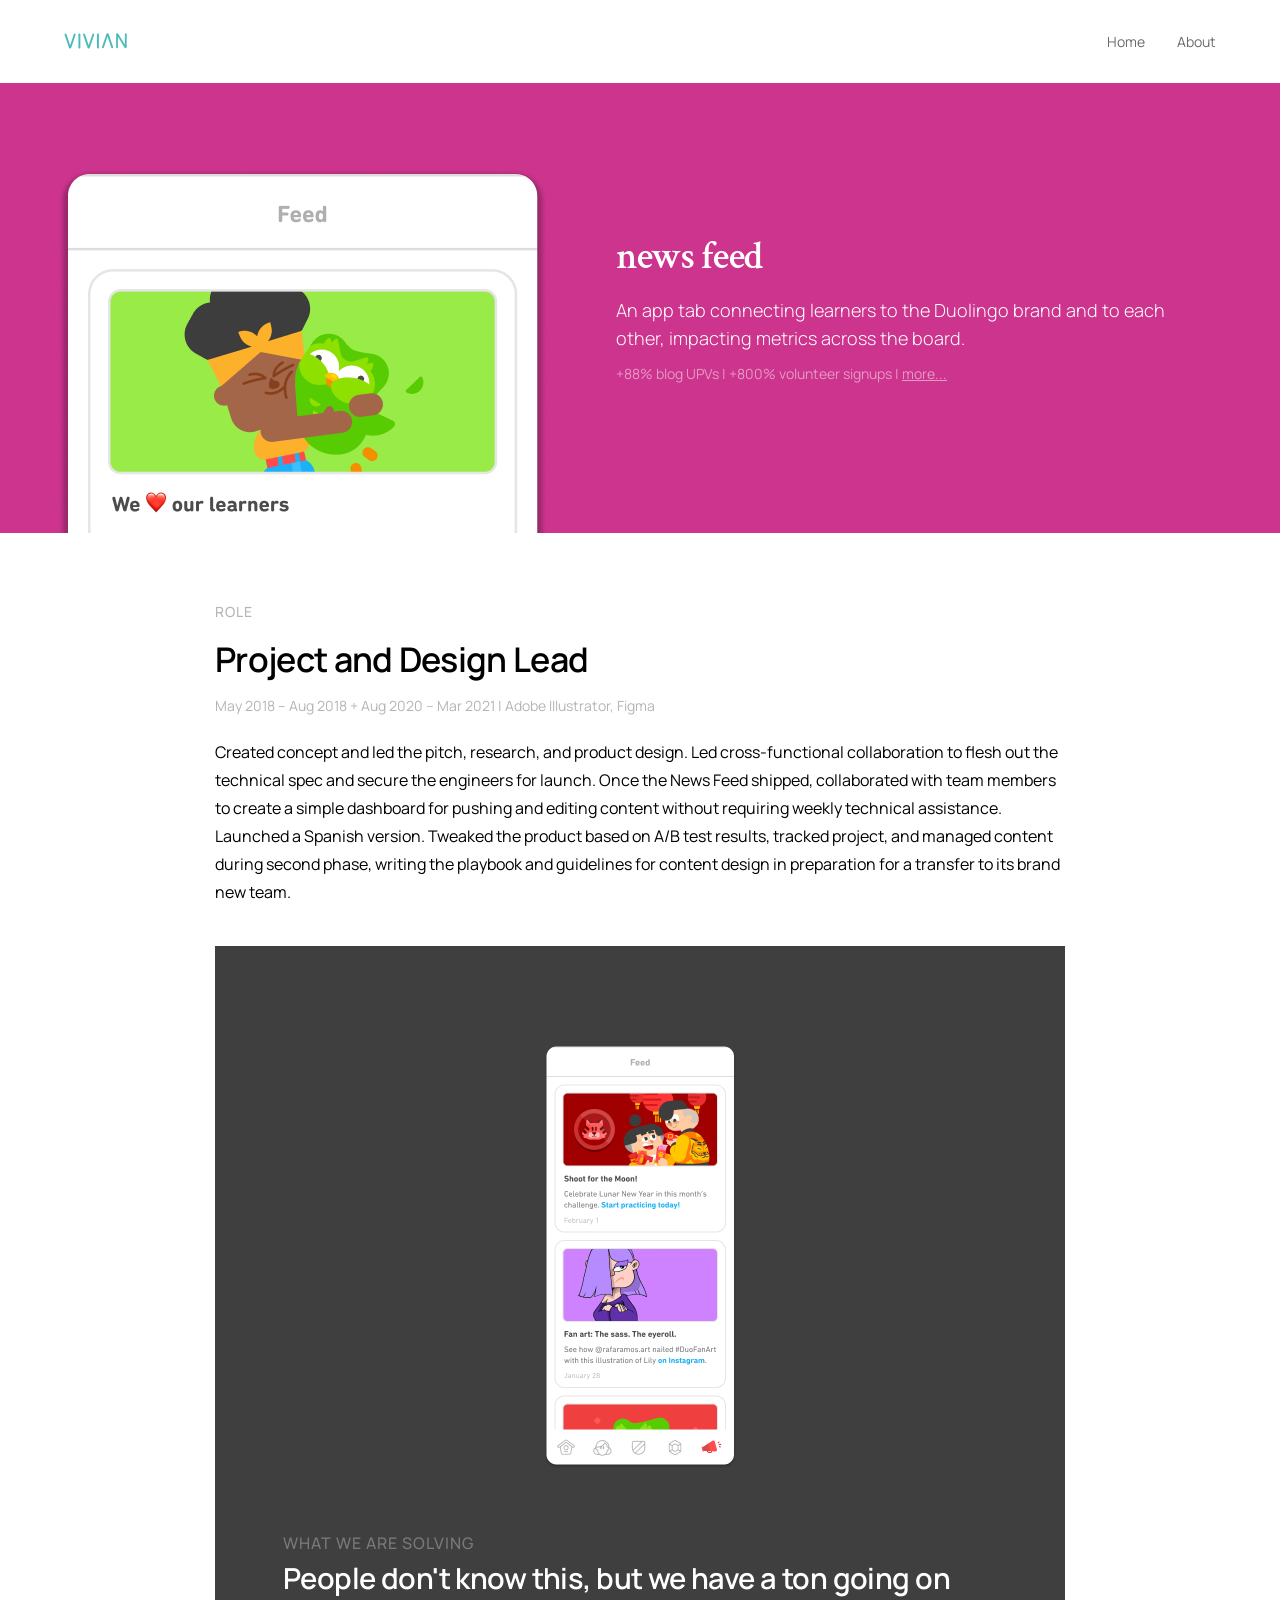
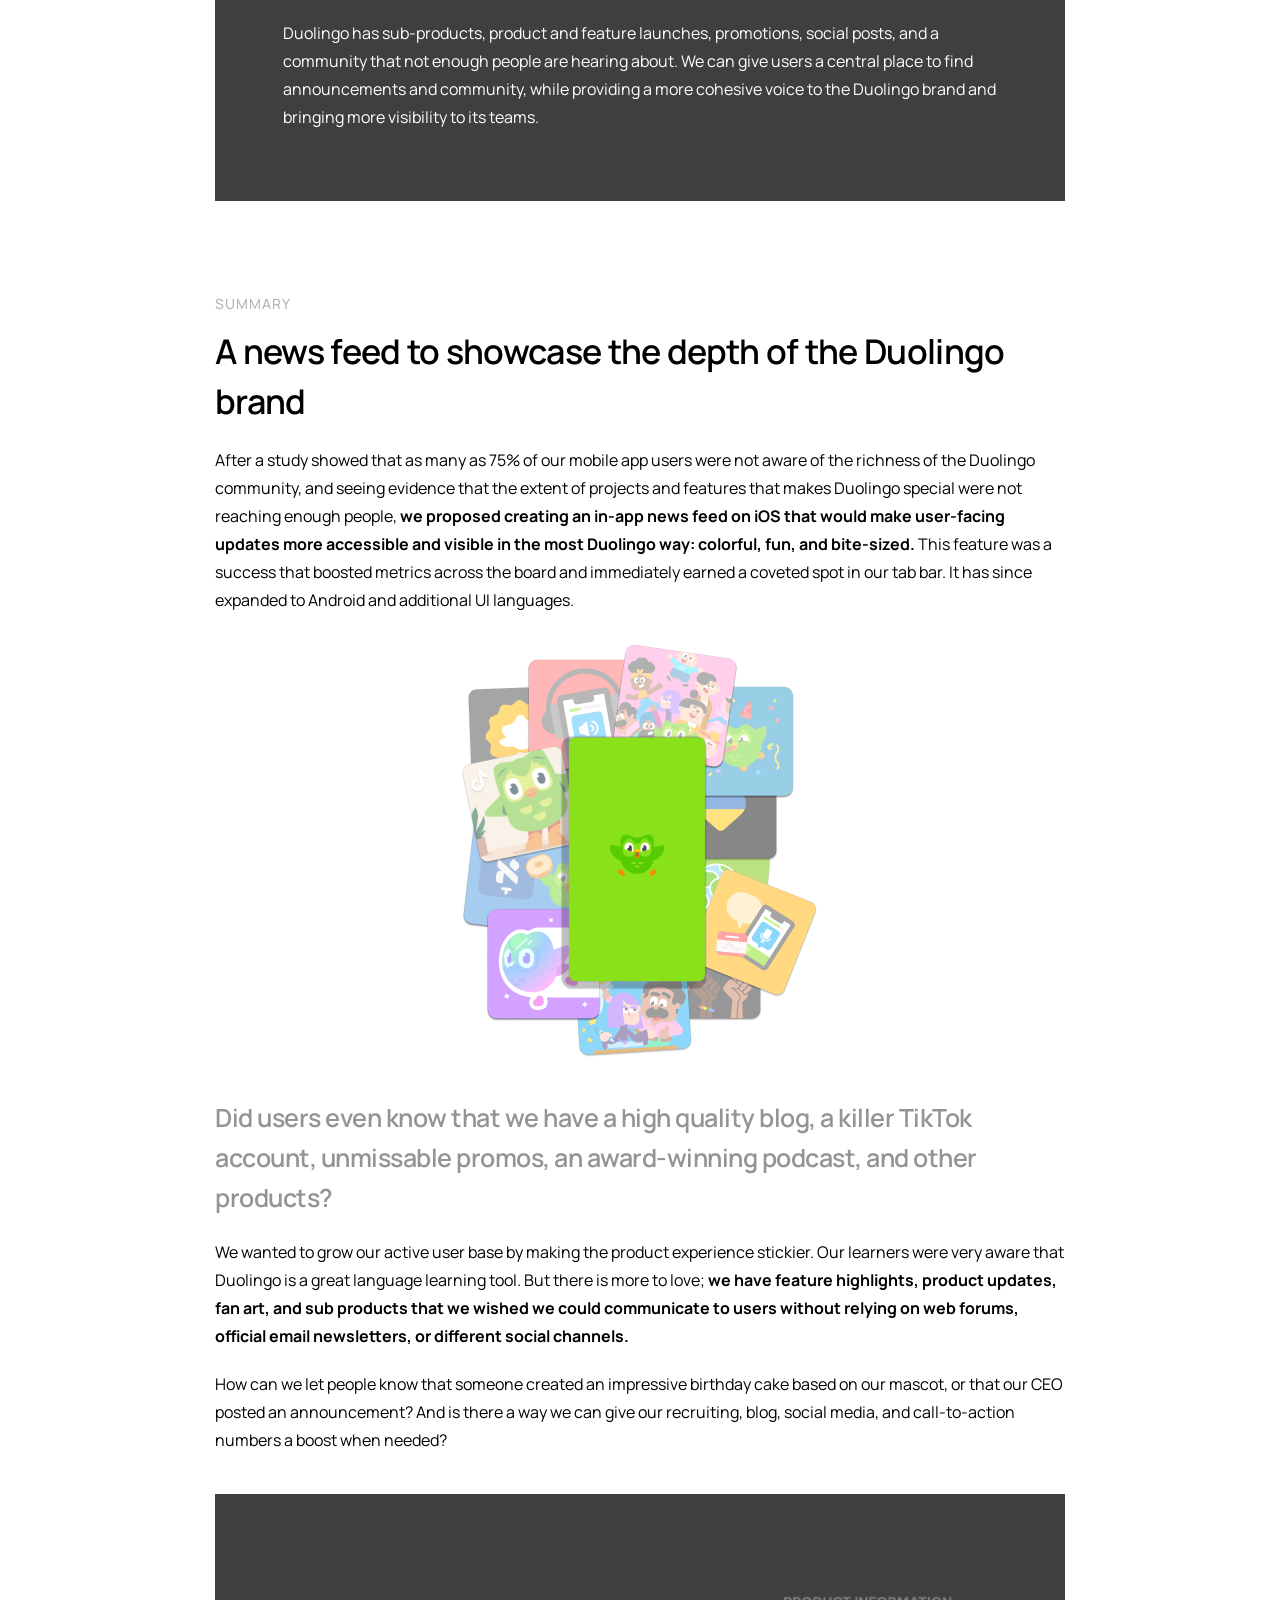
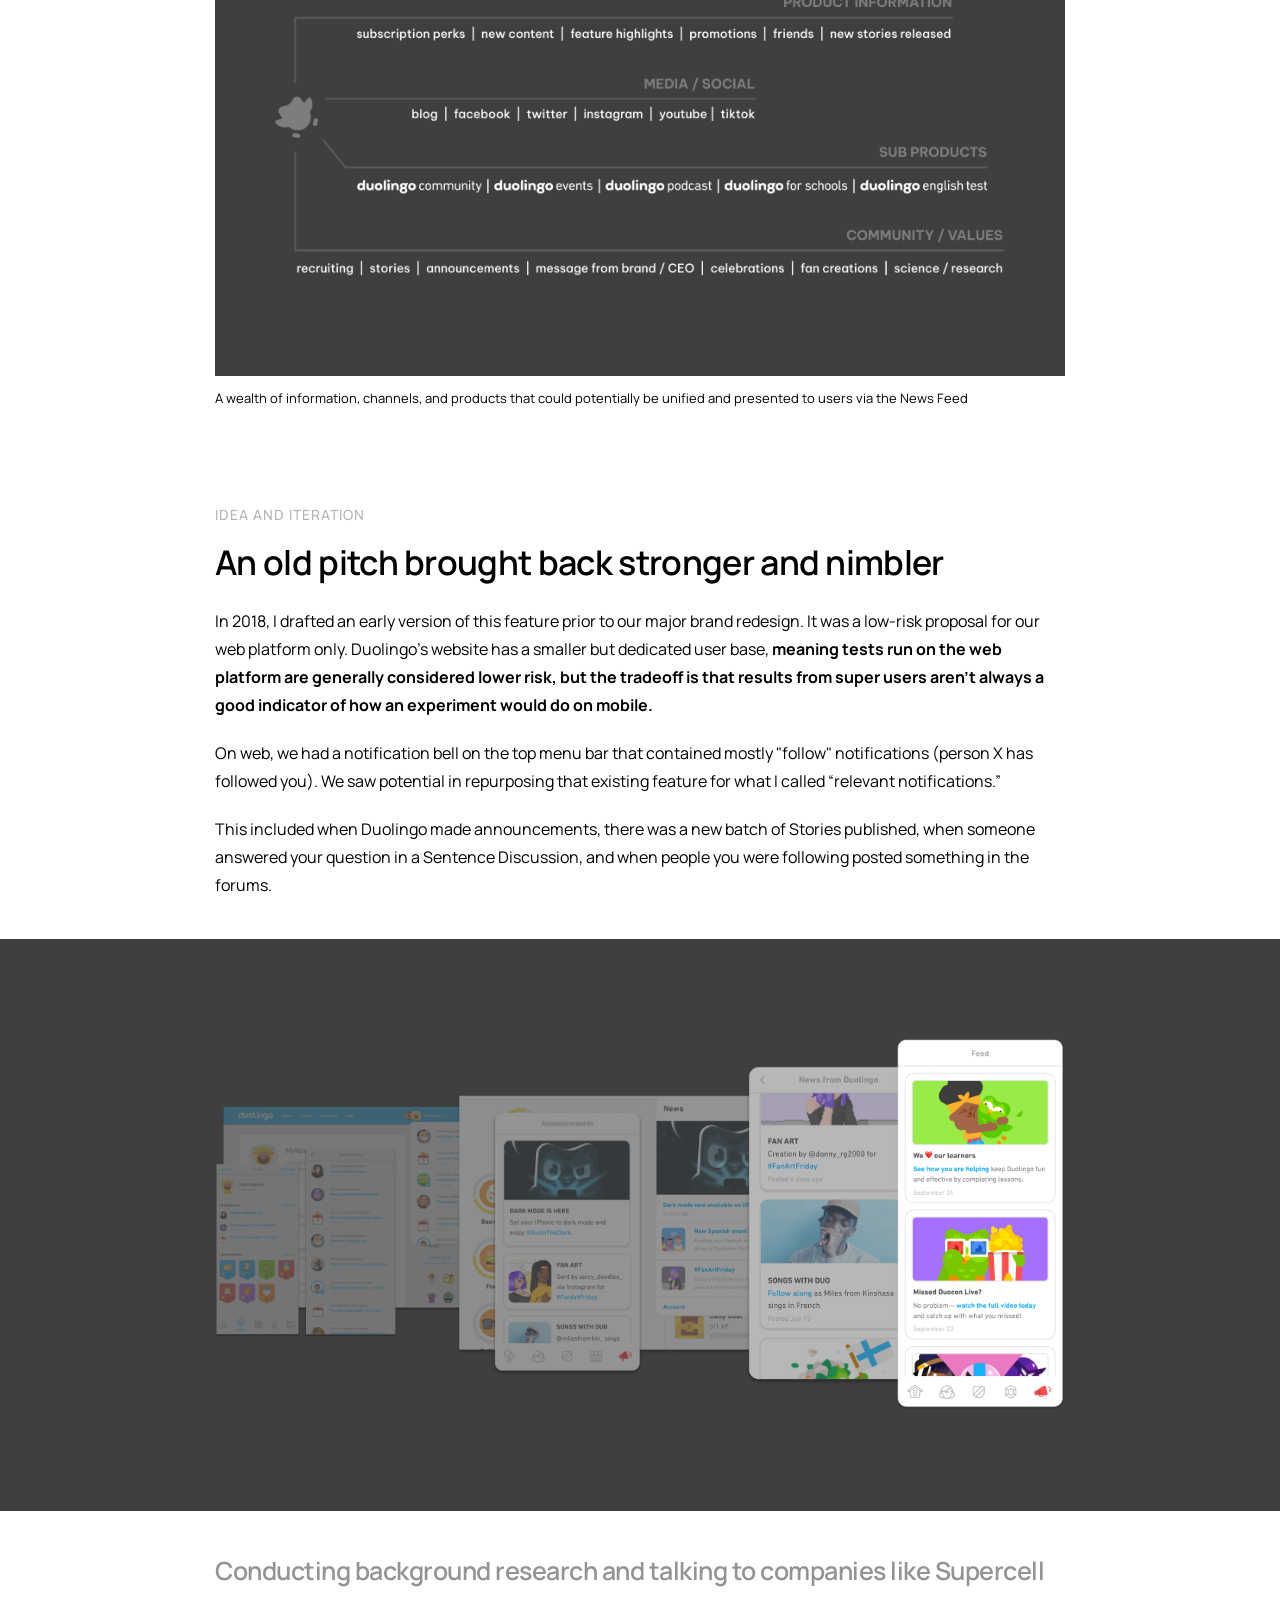
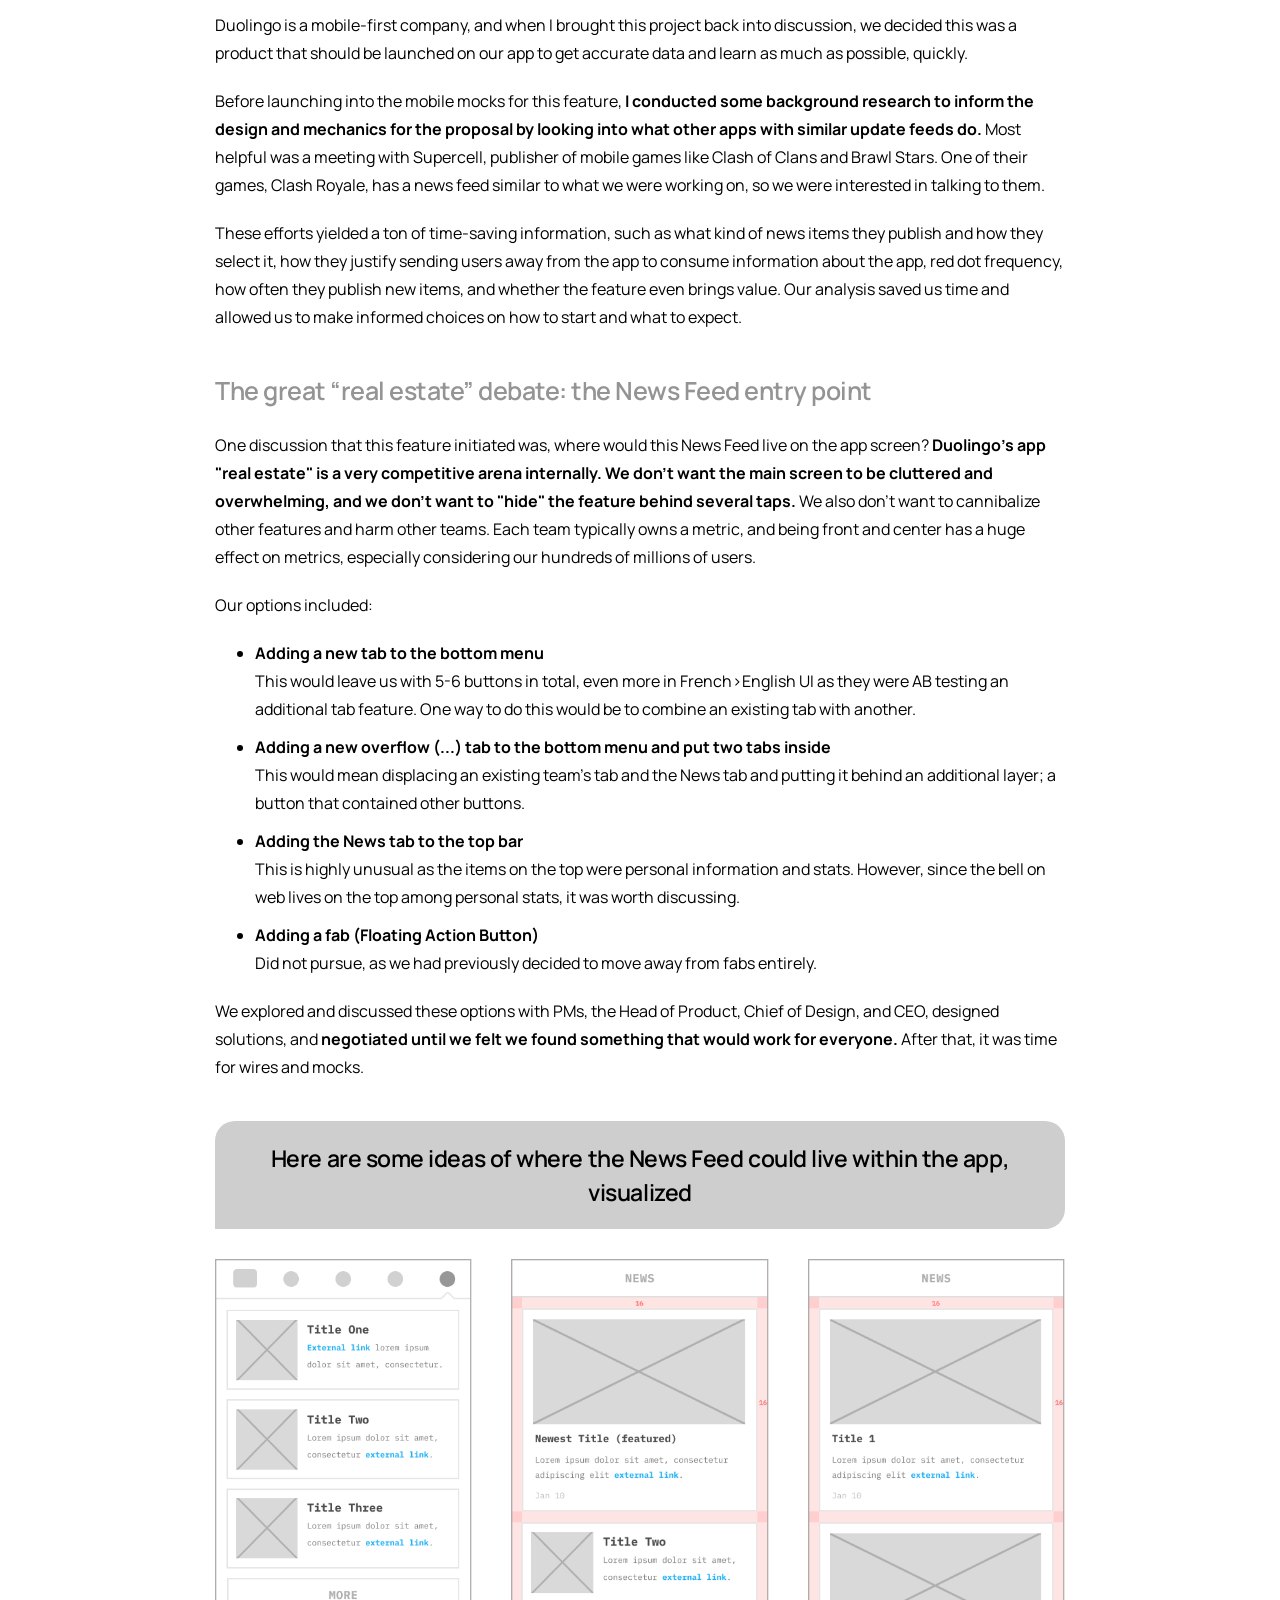
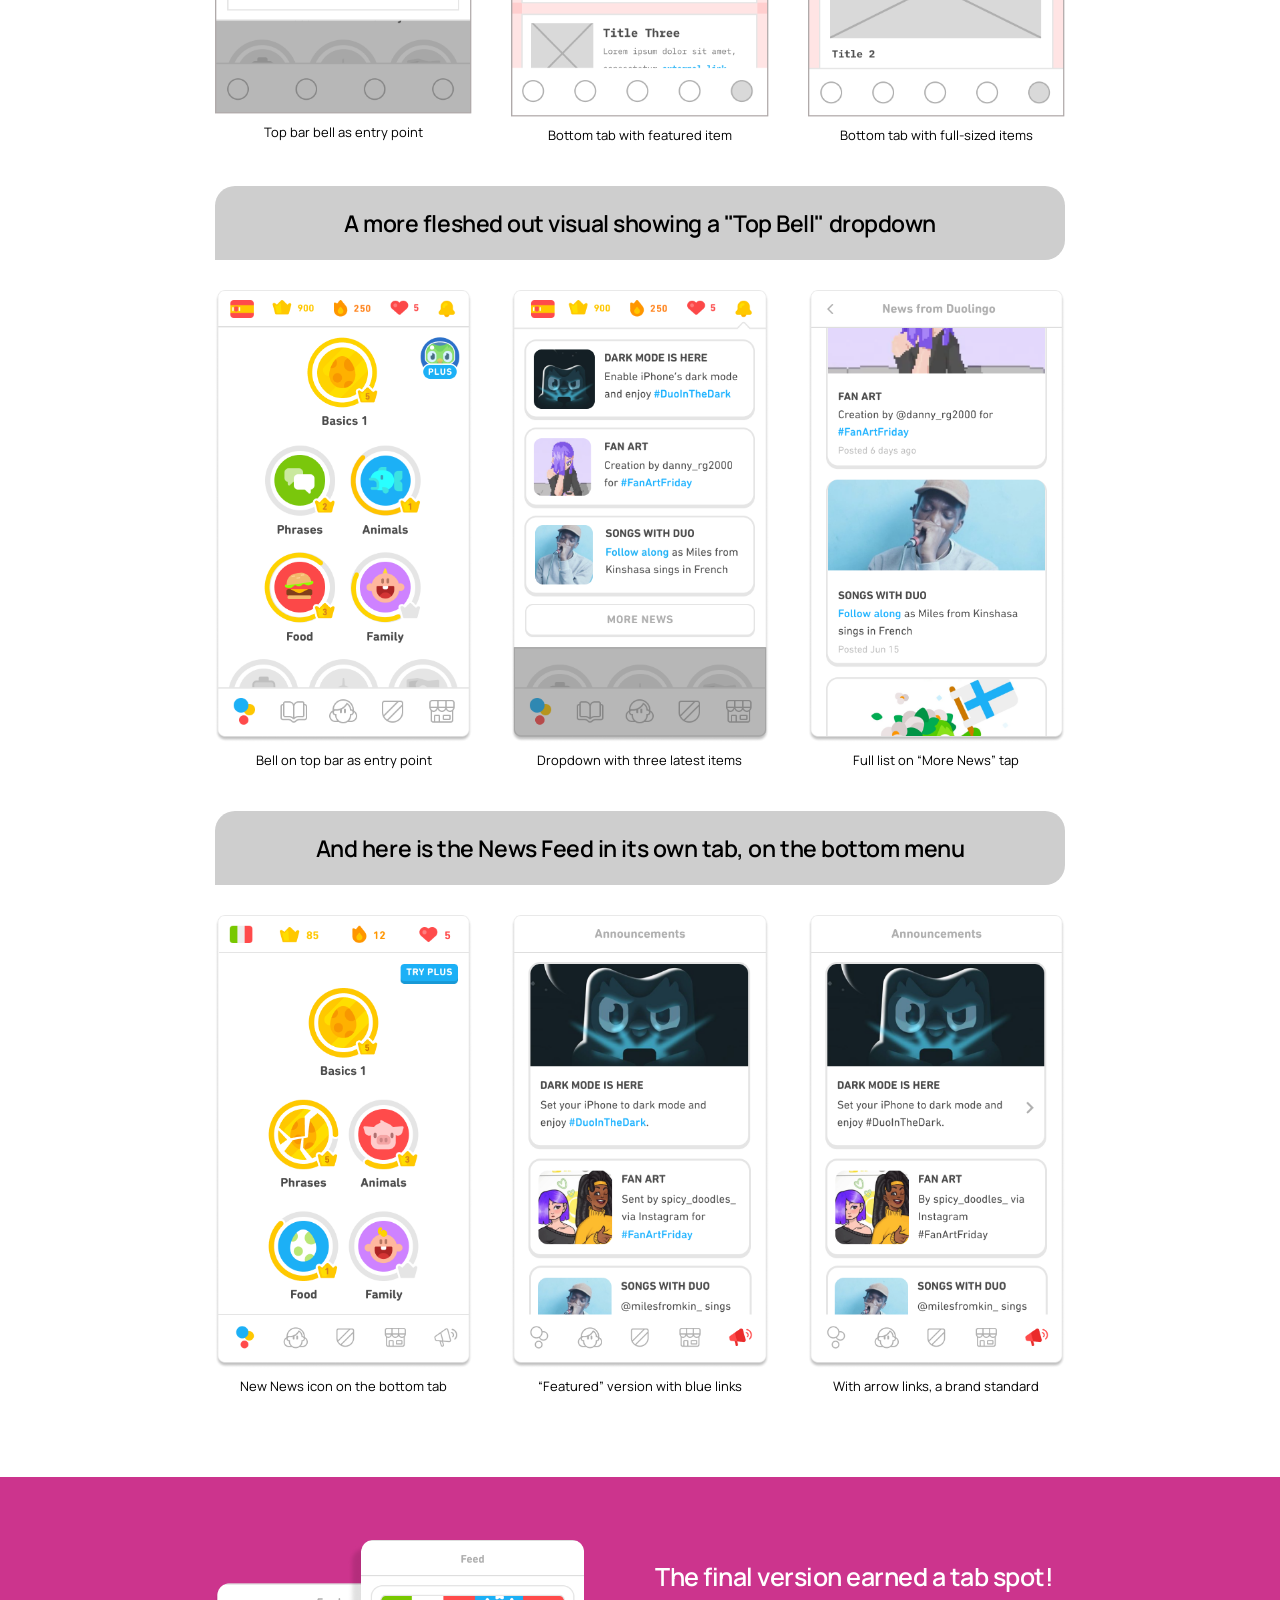
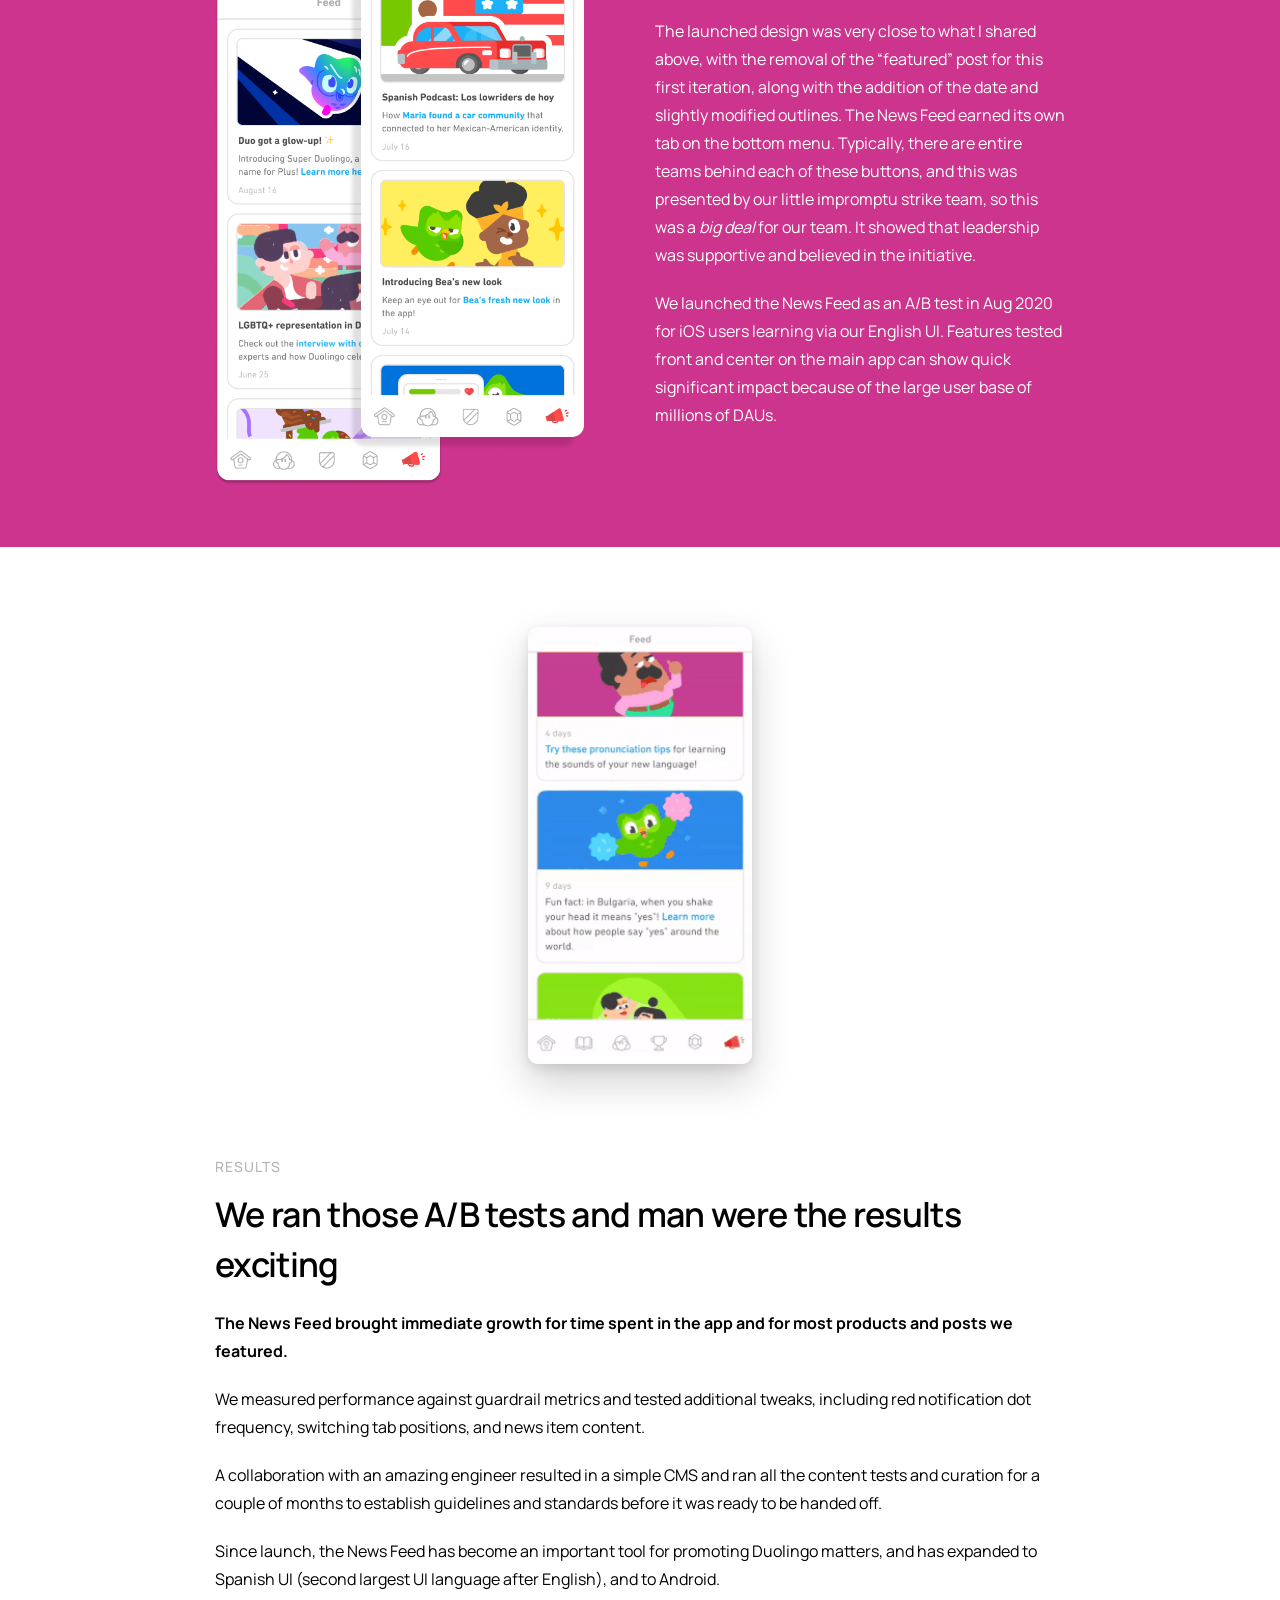
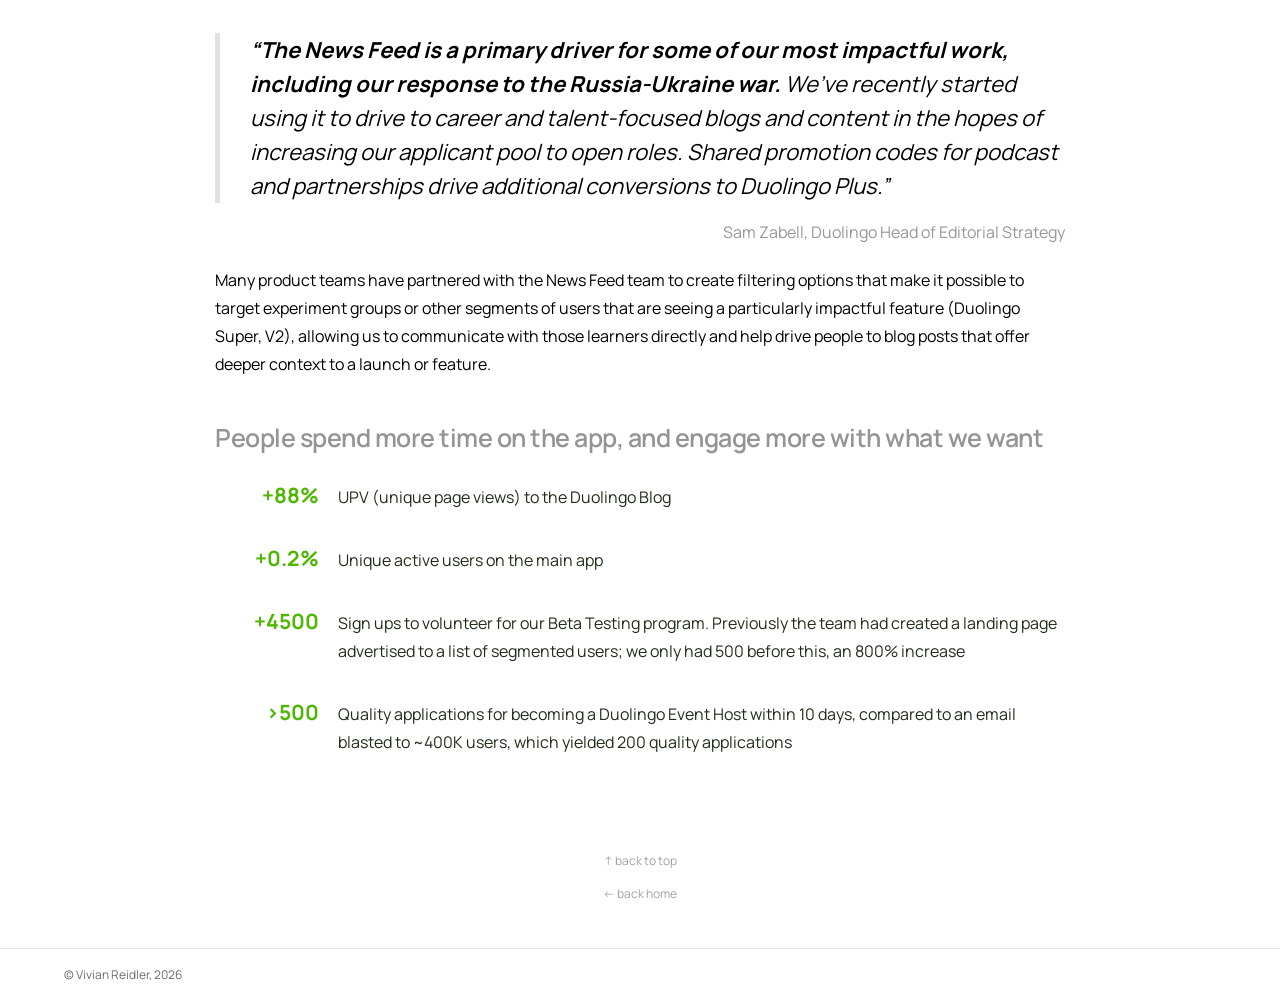
<file: work/newsfeed-details/index.html>
<!DOCTYPE html>
<html lang="en">
<head>
<meta charset="UTF-8">
<meta name="viewport" content="width=device-width, initial-scale=1.0">
<title>News Feed — Vivian Reidler</title>
<meta name="description" content="An app tab connecting learners to the Duolingo brand and to each other, impacting metrics across the board.">
<link rel="icon" type="image/png" href="/assets/favicon-32.png">
<link href="https://fonts.googleapis.com/css2?family=Crimson+Text:ital,wght@0,400;0,600;1,400;1,600&family=Manrope:wght@300;400;500;600;700;800&display=swap" rel="stylesheet">
<link rel="stylesheet" href="/assets/css/style.css">
<link rel="stylesheet" href="/assets/css/case-study.css">
</head>
<body class="cs-page" data-reveal-images>

<nav class="site-nav" id="nav">
  <a href="/" class="nav-logo" aria-label="Vivian — home">
    <svg aria-hidden="true" focusable="false" viewBox="0 0 114 53" fill="none" xmlns="http://www.w3.org/2000/svg">
    <path d="M4.30114 14.7275L10.8296 34.1594H10.9449L17.3582 14.7275C17.627 13.8442 18.203 13.3834 18.9711 13.3834C19.9312 13.3834 20.6224 14.0747 20.6224 14.9963C20.6224 15.2267 20.584 15.4956 20.4688 15.8412L12.9034 37.9229C12.4042 39.3054 11.8665 39.8815 10.7912 39.8815C9.75436 39.8815 9.17832 39.3054 8.71748 37.9229L1.15209 15.8412C1.03688 15.4956 0.998478 15.2267 0.998478 14.9963C0.998478 14.0747 1.68973 13.3834 2.64981 13.3834C3.45627 13.3834 3.99391 13.8442 4.30114 14.7275Z" fill="currentColor"/>
    <path d="M37.0599 14.7275L43.5884 34.1594H43.7036L50.1169 14.7275C50.3858 13.8442 50.9618 13.3834 51.7299 13.3834C52.6899 13.3834 53.3812 14.0747 53.3812 14.9963C53.3812 15.2267 53.3428 15.4956 53.2276 15.8412L45.6622 37.9229C45.163 39.3054 44.6253 39.8815 43.55 39.8815C42.5131 39.8815 41.9371 39.3054 41.4763 37.9229L33.9109 15.8412C33.7957 15.4956 33.7573 15.2267 33.7573 14.9963C33.7573 14.0747 34.4485 13.3834 35.4086 13.3834C36.2151 13.3834 36.7527 13.8442 37.0599 14.7275Z" fill="currentColor"/>
    <path d="M83.4918 37.9619L76.9633 18.53L76.8481 18.53L70.4348 37.9619C70.166 38.8452 69.5899 39.3061 68.8219 39.3061C67.8618 39.3061 67.1706 38.6148 67.1706 37.6931C67.1706 37.4627 67.209 37.1939 67.3242 36.8483L74.8896 14.7665C75.3888 13.384 75.9264 12.808 77.0017 12.808C78.0386 12.808 78.6147 13.384 79.0755 14.7665L86.6409 36.8483C86.7561 37.1939 86.7945 37.4627 86.7945 37.6931C86.7945 38.6148 86.1032 39.3061 85.1432 39.3061C84.3367 39.3061 83.7991 38.8452 83.4918 37.9619Z" fill="currentColor"/>
    <path d="M110.774 14.5361L110.774 37.2323C110.774 38.4996 110.083 39.3061 108.892 39.3061C107.894 39.3061 107.241 38.6532 106.588 37.5395L95.4514 19.1445L95.2977 19.1445L95.2977 37.5779C95.2977 38.6532 94.6449 39.3061 93.7232 39.3061C92.7631 39.3061 92.1103 38.6532 92.1103 37.5779L92.1103 14.8817C92.1103 13.6144 92.8015 12.808 93.992 12.808C94.9905 12.808 95.6818 13.4608 96.3346 14.5745L107.471 32.8927L107.587 32.8927L107.587 14.5361C107.587 13.4608 108.24 12.808 109.161 12.808C110.121 12.808 110.774 13.4608 110.774 14.5361Z" fill="currentColor"/>
    <path d="M25.5017 38.0381V15.2267C25.5017 14.0747 26.193 13.3834 27.2299 13.3834C28.2283 13.3834 28.9196 14.0747 28.9196 15.2267V38.0381C28.9196 39.1902 28.2283 39.8815 27.2299 39.8815C26.193 39.8815 25.5017 39.1902 25.5017 38.0381Z" fill="currentColor"/>
    <path d="M58.2605 38.0381V15.2267C58.2605 14.0747 58.9518 13.3834 59.9887 13.3834C60.9871 13.3834 61.6784 14.0747 61.6784 15.2267V38.0381C61.6784 39.1902 60.9871 39.8815 59.9887 39.8815C58.9518 39.8815 58.2605 39.1902 58.2605 38.0381Z" fill="currentColor"/>
  </svg>
  </a>
  <ul class="nav-links nav-menu" id="navMenu">
    <li><a href="/">Home</a></li>
    <li><a href="/about">About</a></li>
  </ul>
  <button class="nav-toggle" type="button" aria-controls="navMenu" aria-expanded="false" aria-label="Open menu"><span class="nav-toggle-burger"></span><span class="nav-toggle-close"></span></button>
</nav>

<header class="cs-hero2 pink">
  <div class="cs-hero2-inner">
    <div class="cs-hero2-art">
      <img src="/assets/images/newsfeed/01-1xnews-myhero.png" alt="The Duolingo News Feed on a phone">
    </div>
    <div class="cs-hero2-text">
      <h1>news feed</h1>
      <p class="cs-hero2-sub">An app tab connecting learners to the Duolingo brand and to each other, impacting metrics across the board.</p>
      <p class="cs-hero2-stats">+88% blog UPVs | +800% volunteer signups | <a href="#results">more...</a></p>
    </div>
  </div>
</header>

<main>

  <section class="cs-col cs-block">
    <p class="cs-label">Role</p>
    <h2 class="cs-h2">Project and Design Lead</h2>
    <p class="cs-meta">May 2018 &ndash; Aug 2018 + Aug 2020 &ndash; Mar 2021 | Adobe Illustrator, Figma</p>
    <div class="cs-text">
      <p>Created concept and led the pitch, research, and product design. Led cross-functional collaboration to flesh out the technical spec and secure the engineers for launch. Once the News Feed shipped, collaborated with team members to create a simple dashboard for pushing and editing content without requiring weekly technical assistance. Launched a Spanish version. Tweaked the product based on A/B test results, tracked project, and managed content during second phase, writing the playbook and guidelines for content design in preparation for a transfer to its brand new team.</p>
    </div>
    <div class="cs-dark">
      <img src="/assets/images/newsfeed/02-05xpreview-lunar.png" alt="A News Feed post previewing Lunar New Year content">
      <p class="cs-label">What we are solving</p>
      <h3>People don't know this, but we have a ton going on</h3>
      <p>Duolingo has sub-products, product and feature launches, promotions, social posts, and a community that not enough people are hearing about. We can give users a central place to find announcements and community, while providing a more cohesive voice to the Duolingo brand and bringing more visibility to its teams.</p>
    </div>
  </section>

  <section class="cs-col cs-block">
    <p class="cs-label">Summary</p>
    <h2 class="cs-h2">A news feed to showcase the depth of the Duolingo brand</h2>
    <div class="cs-text">
      <p>After a study showed that as many as 75% of our mobile app users were not aware of the richness of the Duolingo community, and seeing evidence that the extent of projects and features that makes Duolingo special were not reaching enough people, <strong>we proposed creating an in-app news feed on iOS that would make user-facing updates more accessible and visible in the most Duolingo way: colorful, fun, and bite-sized.</strong> This feature was a success that boosted metrics across the board and immediately earned a coveted spot in our tab bar. It has since expanded to Android and additional UI languages.</p>
    </div>
    <img class="cs-img center" src="/assets/images/newsfeed/03-05xrich-brand.png" alt="Duo the owl on a green background with other Duolingo features and products">

    <h3 class="cs-subhead">Did users even know that we have a high quality blog, a killer TikTok account, unmissable promos, an award-winning podcast, and other products?</h3>
    <div class="cs-text">
      <p>We wanted to grow our active user base by making the product experience stickier. Our learners were very aware that Duolingo is a great language learning tool. But there is more to love; <strong>we have feature highlights, product updates, fan art, and sub products that we wished we could communicate to users without relying on web forums, official email newsletters, or different social channels.</strong></p>
      <p>How can we let people know that someone created an impressive birthday cake based on our mascot, or that our CEO posted an announcement? And is there a way we can give our recruiting, blog, social media, and call-to-action numbers a boost when needed?</p>
    </div>
    <div class="cs-dark img-only">
      <img src="/assets/images/newsfeed/04-06xduo-diagram.png" alt="Diagram of the products, channels, and communications the News Feed could unify">
    </div>
    <p class="cs-caption">A wealth of information, channels, and products that could potentially be unified and presented to users via the News Feed</p>
  </section>

  <section class="cs-col cs-block">
    <p class="cs-label">Idea and iteration</p>
    <h2 class="cs-h2">An old pitch brought back stronger and nimbler</h2>
    <div class="cs-text">
      <p>In 2018, I drafted an early version of this feature prior to our major brand redesign. It was a low-risk proposal for our web platform only. Duolingo's website has a smaller but dedicated user base, <strong>meaning tests run on the web platform are generally considered lower risk, but the tradeoff is that results from super users aren't always a good indicator of how an experiment would do on mobile.</strong></p>
      <p>On web, we had a notification bell on the top menu bar that contained mostly "follow" notifications (person X has followed you). We saw potential in repurposing that existing feature for what I called &ldquo;relevant notifications.&rdquo;</p>
      <p>This included when Duolingo made announcements, there was a new batch of Stories published, when someone answered your question in a Sentence Discussion, and when people you were following posted something in the forums.</p>
    </div>
  </section>

  <div class="cs-dark-band">
    <img src="/assets/images/newsfeed/05-084evolution.png" alt="Evolution of the feature, from web inbox to app news feed">
  </div>

  <section class="cs-col">
    <h3 class="cs-subhead">Conducting background research and talking to companies like Supercell</h3>
    <div class="cs-text">
      <p>Duolingo is a mobile-first company, and when I brought this project back into discussion, we decided this was a product that should be launched on our app to get accurate data and learn as much as possible, quickly.</p>
      <p>Before launching into the mobile mocks for this feature, <strong>I conducted some background research to inform the design and mechanics for the proposal by looking into what other apps with similar update feeds do.</strong> Most helpful was a meeting with Supercell, publisher of mobile games like Clash of Clans and Brawl Stars. One of their games, Clash Royale, has a news feed similar to what we were working on, so we were interested in talking to them.</p>
      <p>These efforts yielded a ton of time-saving information, such as what kind of news items they publish and how they select it, how they justify sending users away from the app to consume information about the app, red dot frequency, how often they publish new items, and whether the feature even brings value. Our analysis saved us time and allowed us to make informed choices on how to start and what to expect.</p>
    </div>

    <h3 class="cs-subhead">The great &ldquo;real estate&rdquo; debate: the News Feed entry point</h3>
    <div class="cs-text">
      <p>One discussion that this feature initiated was, where would this News Feed live on the app screen? <strong>Duolingo's app "real estate" is a very competitive arena internally. We don't want the main screen to be cluttered and overwhelming, and we don't want to "hide" the feature behind several taps.</strong> We also don't want to cannibalize other features and harm other teams. Each team typically owns a metric, and being front and center has a huge effect on metrics, especially considering our hundreds of millions of users.</p>
      <p>Our options included:</p>
      <ul class="cs-options">
        <li><strong>Adding a new tab to the bottom menu</strong>This would leave us with 5-6 buttons in total, even more in French&gt;English UI as they were AB testing an additional tab feature. One way to do this would be to combine an existing tab with another.</li>
        <li><strong>Adding a new overflow (...) tab to the bottom menu and put two tabs inside</strong>This would mean displacing an existing team's tab and the News tab and putting it behind an additional layer; a button that contained other buttons.</li>
        <li><strong>Adding the News tab to the top bar</strong>This is highly unusual as the items on the top were personal information and stats. However, since the bell on web lives on the top among personal stats, it was worth discussing.</li>
        <li><strong>Adding a fab (Floating Action Button)</strong>Did not pursue, as we had previously decided to move away from fabs entirely.</li>
      </ul>
      <p>We explored and discussed these options with PMs, the Head of Product, Chief of Design, and CEO, designed solutions, and <strong>negotiated until we felt we found something that would work for everyone.</strong> After that, it was time for wires and mocks.</p>
    </div>

    <h4 class="cs-pill">Here are some ideas of where the News Feed could live within the app, visualized</h4>
    <div class="cs-shots">
      <figure><img src="/assets/images/newsfeed/06-wire01.png" alt="Top bar bell as entry point"><figcaption>Top bar bell as entry point</figcaption></figure>
      <figure><img src="/assets/images/newsfeed/07-wire02.png" alt="Bottom tab with featured item"><figcaption>Bottom tab with featured item</figcaption></figure>
      <figure><img src="/assets/images/newsfeed/08-wire03.png" alt="Bottom tab with full-sized items"><figcaption>Bottom tab with full-sized items</figcaption></figure>
    </div>

    <h4 class="cs-pill">A more fleshed out visual showing a "Top Bell" dropdown</h4>
    <div class="cs-shots">
      <figure><img src="/assets/images/newsfeed/09-newsdraft4.png" alt="Bell on top bar as entry point"><figcaption>Bell on top bar as entry point</figcaption></figure>
      <figure><img src="/assets/images/newsfeed/10-newsdraft5.png" alt="Dropdown with three latest items"><figcaption>Dropdown with three latest items</figcaption></figure>
      <figure><img src="/assets/images/newsfeed/11-newsdraft6.png" alt="Full list on &ldquo;More News&rdquo; tap"><figcaption>Full list on &ldquo;More News&rdquo; tap</figcaption></figure>
    </div>

    <h4 class="cs-pill">And here is the News Feed in its own tab, on the bottom menu</h4>
    <div class="cs-shots">
      <figure><img src="/assets/images/newsfeed/12-newsdraft1.png" alt="New News icon on the bottom tab"><figcaption>New News icon on the bottom tab</figcaption></figure>
      <figure><img src="/assets/images/newsfeed/13-newsdraft2.png" alt="&ldquo;Featured&rdquo; version with blue links"><figcaption>&ldquo;Featured&rdquo; version with blue links</figcaption></figure>
      <figure><img src="/assets/images/newsfeed/14-newsdraft3.png" alt="With arrow links, a brand standard"><figcaption>With arrow links, a brand standard</figcaption></figure>
    </div>

  </section>

  <div class="cs-pinkband">
    <div class="cs-pinkband-inner">
      <img src="/assets/images/newsfeed/15-duonews-double.png" alt="Final Duolingo News Feed designs">
      <div>
        <h3 class="cs-subhead">The final version earned a tab spot!</h3>
        <p>The launched design was very close to what I shared above, with the removal of the &ldquo;featured&rdquo; post for this first iteration, along with the addition of the date and slightly modified outlines. The News Feed earned its own tab on the bottom menu. Typically, there are entire teams behind each of these buttons, and this was presented by our little impromptu strike team, so this was a <em>big deal</em> for our team. It showed that leadership was supportive and believed in the initiative.</p>
        <p>We launched the News Feed as an A/B test in Aug 2020 for iOS users learning via our English UI. Features tested front and center on the main app can show quick significant impact because of the large user base of millions of DAUs.</p>
      </div>
    </div>
  </div>
  <img class="cs-gif-solo" src="/assets/images/newsfeed/16-duonews-scrolling.gif" alt="Animation of the initial Duolingo News Feed MVP, scrolling">

  <section class="cs-col cs-block" id="results">
    <p class="cs-label">Results</p>
    <h2 class="cs-h2">We ran those A/B tests and man were the results exciting</h2>
    <div class="cs-text">
      <p><strong>The News Feed brought immediate growth for time spent in the app and for most products and posts we featured.</strong></p>
      <p>We measured performance against guardrail metrics and tested additional tweaks, including red notification dot frequency, switching tab positions, and news item content.</p>
      <p>A collaboration with an amazing engineer resulted in a simple CMS and ran all the content tests and curation for a couple of months to establish guidelines and standards before it was ready to be handed off.</p>
      <p>Since launch, the News Feed has become an important tool for promoting Duolingo matters, and has expanded to Spanish UI (second largest UI language after English), and to Android.</p>
    </div>
    <blockquote class="cs-quote2"><strong>&ldquo;The News Feed is a primary driver for some of our most impactful work, including our response to the Russia-Ukraine war.</strong> We&rsquo;ve recently started using it to drive to career and talent-focused blogs and content in the hopes of increasing our applicant pool to open roles. Shared promotion codes for podcast and partnerships drive additional conversions to Duolingo Plus.&rdquo;</blockquote>
    <p class="cs-quote2-by">Sam Zabell, Duolingo Head of Editorial Strategy</p>
    <div class="cs-text">
      <p>Many product teams have partnered with the News Feed team to create filtering options that make it possible to target experiment groups or other segments of users that are seeing a particularly impactful feature (Duolingo Super, V2), allowing us to communicate with those learners directly and help drive people to blog posts that offer deeper context to a launch or feature.</p>
    </div>

    <h3 class="cs-subhead">People spend more time on the app, and engage more with what we want</h3>
    <div class="cs-results2">
      <div class="cs-stat"><div class="cs-stat-num">+88%</div><p>UPV (unique page views) to the Duolingo Blog</p></div>
      <div class="cs-stat"><div class="cs-stat-num">+0.2%</div><p>Unique active users on the main app</p></div>
      <div class="cs-stat"><div class="cs-stat-num">+4500</div><p>Sign ups to volunteer for our Beta Testing program. Previously the team had created a landing page advertised to a list of segmented users; we only had 500 before this, an 800% increase</p></div>
      <div class="cs-stat"><div class="cs-stat-num">&gt;500</div><p>Quality applications for becoming a Duolingo Event Host within 10 days, compared to an email blasted to ~400K users, which yielded 200 quality applications</p></div>
    </div>
  </section>

</main>

<nav class="cs-end" aria-label="Page end">
  <a href="#" class="back-to-top">&uarr; back to top</a>
  <div class="cs-end-links">
    <a href="/">&larr; back home</a>
  </div>
</nav>

<footer class="site-footer">
  <div class="footer-bottom-row is-left">
    <span>&copy; Vivian Reidler, 2026</span>
  </div>
</footer>

<script src="/assets/js/main.js"></script>
<script src="/assets/js/nav-menu.js"></script>
<script src="/assets/js/lightbox.js"></script>
<script src="/assets/js/reveal.js"></script>
</body>
</html>
</file>
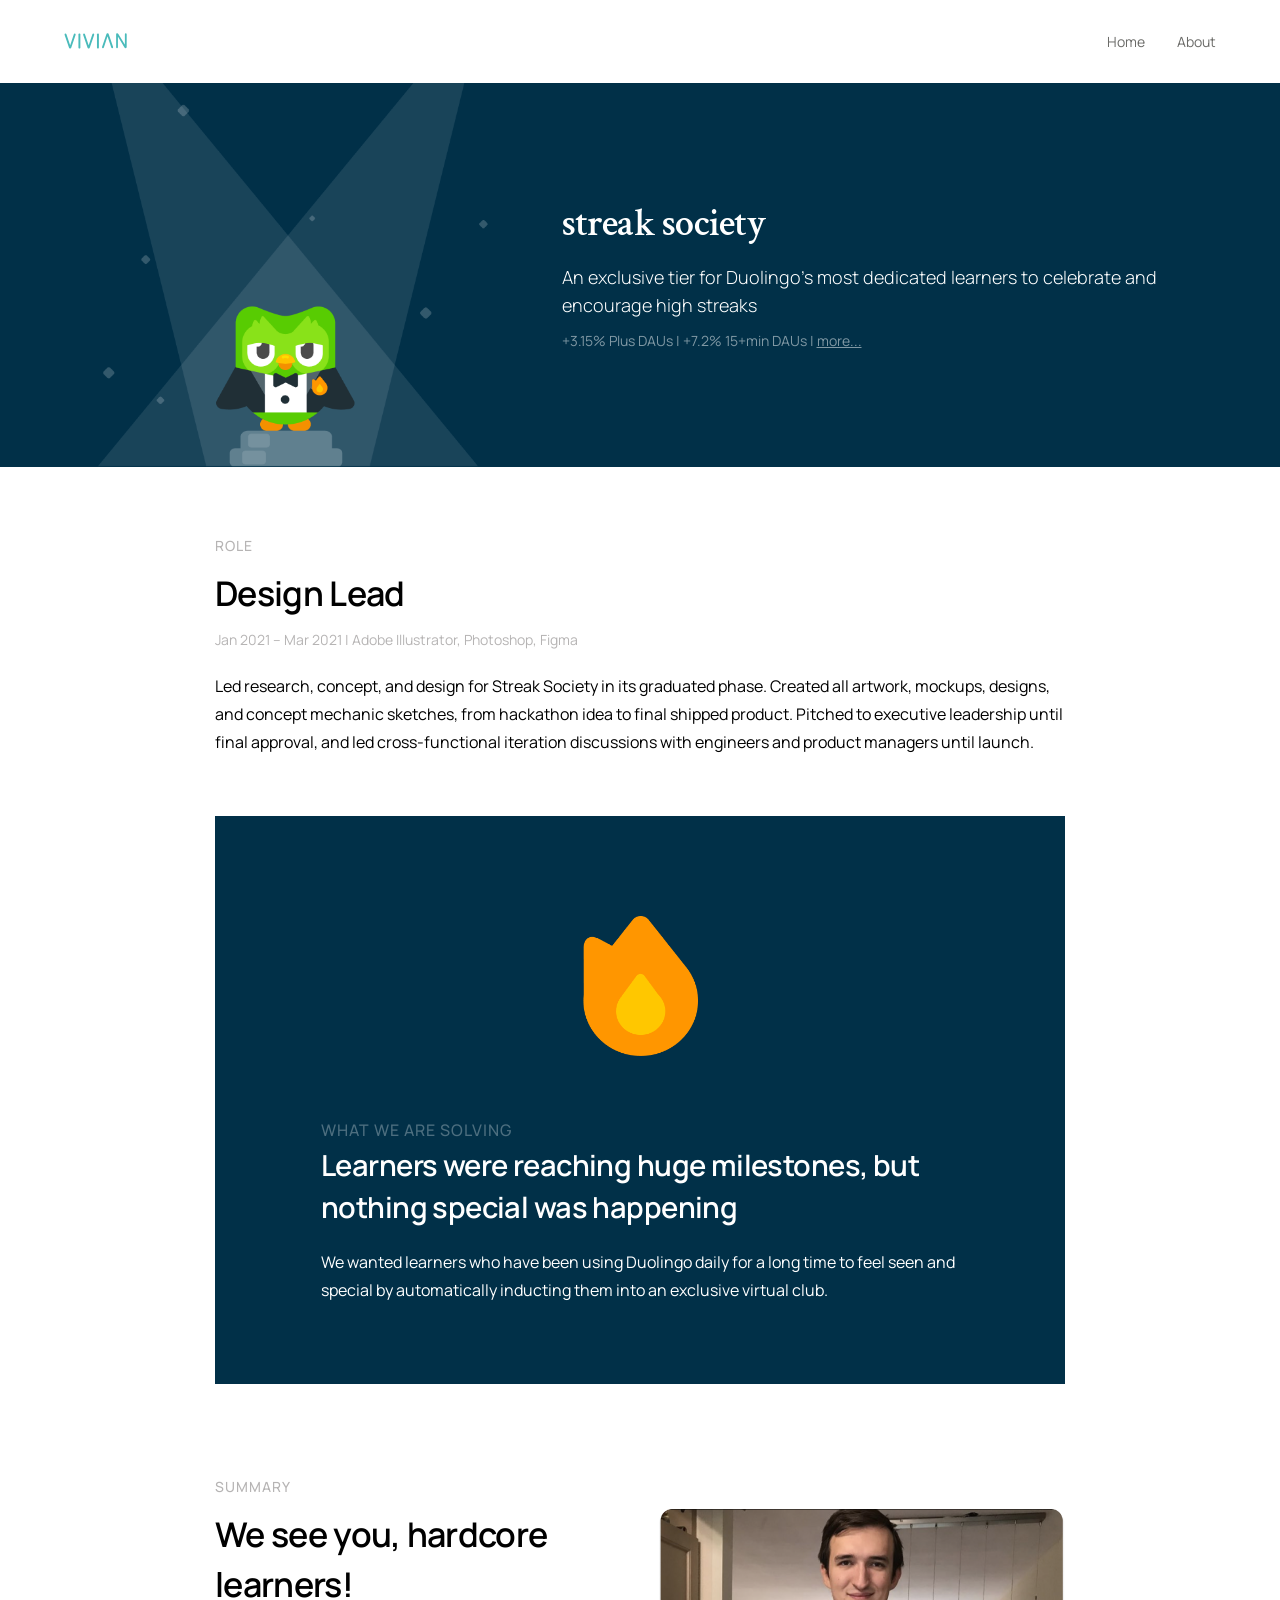
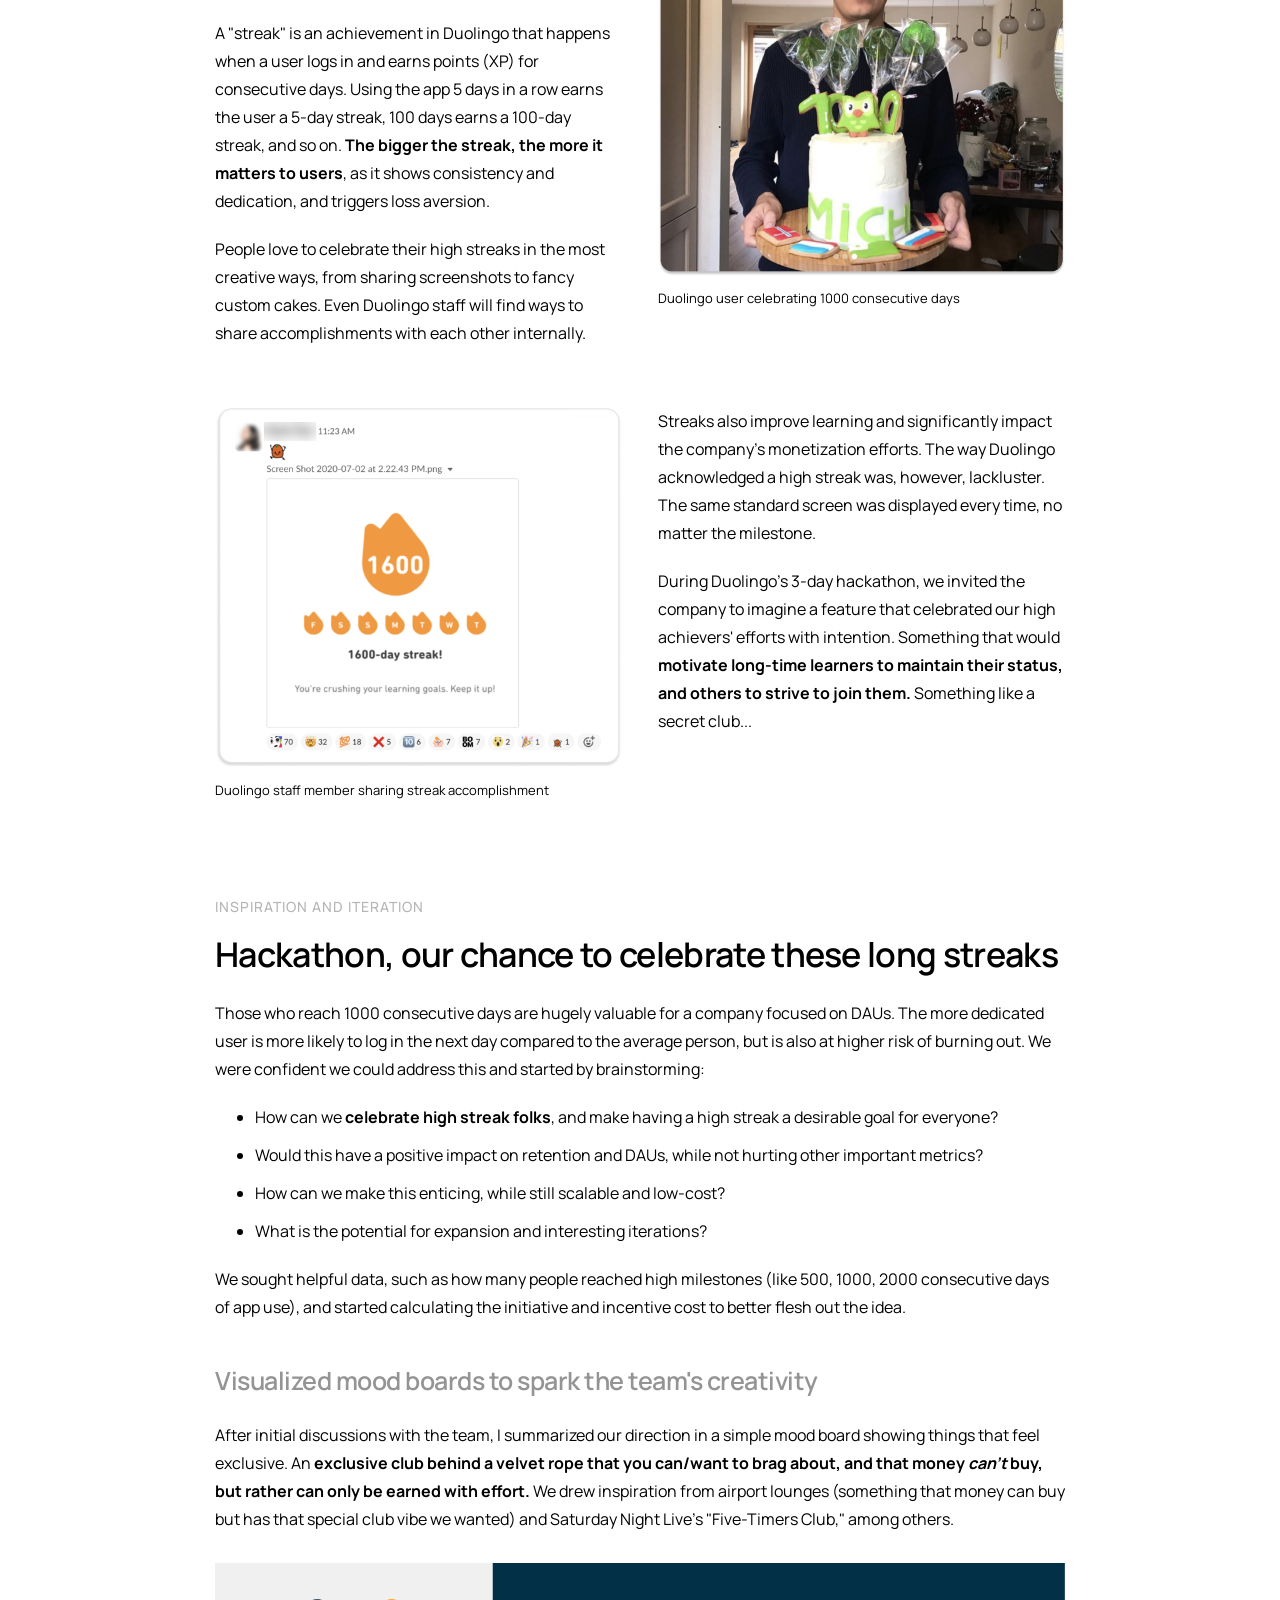
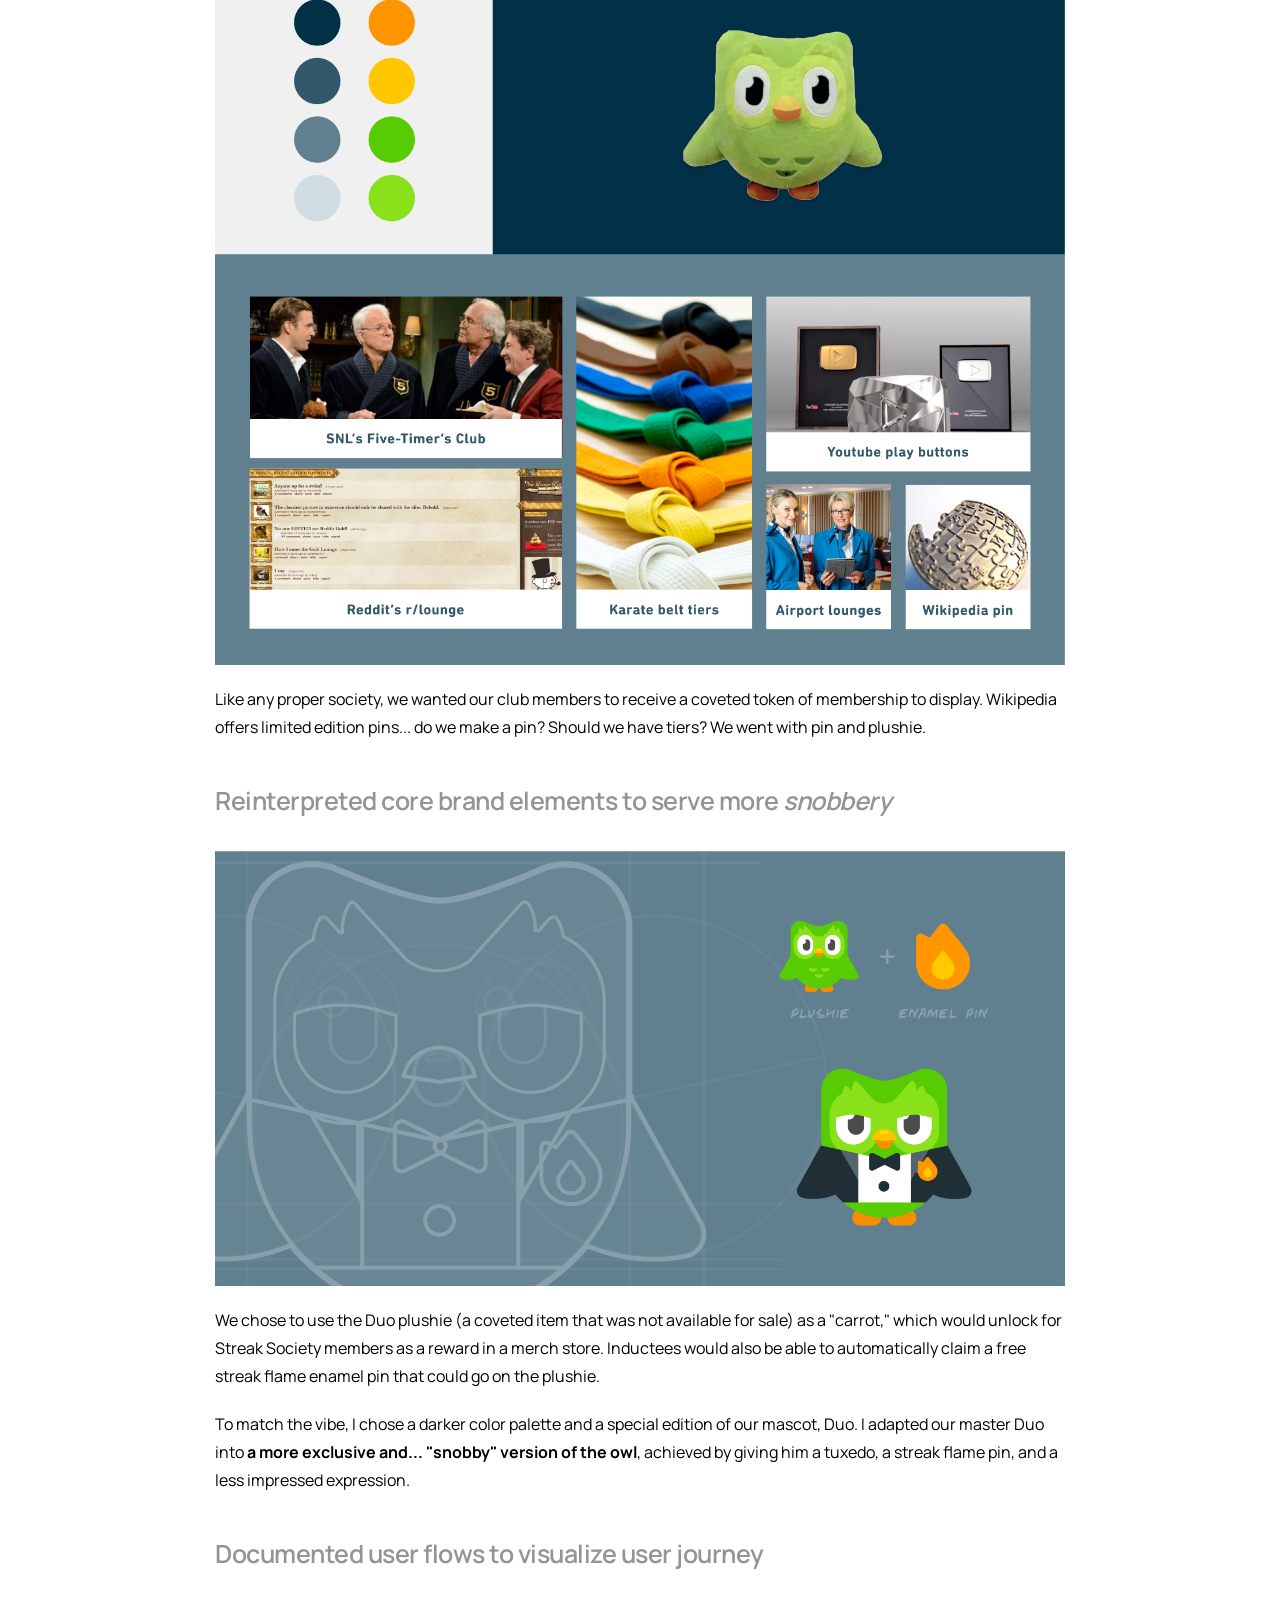
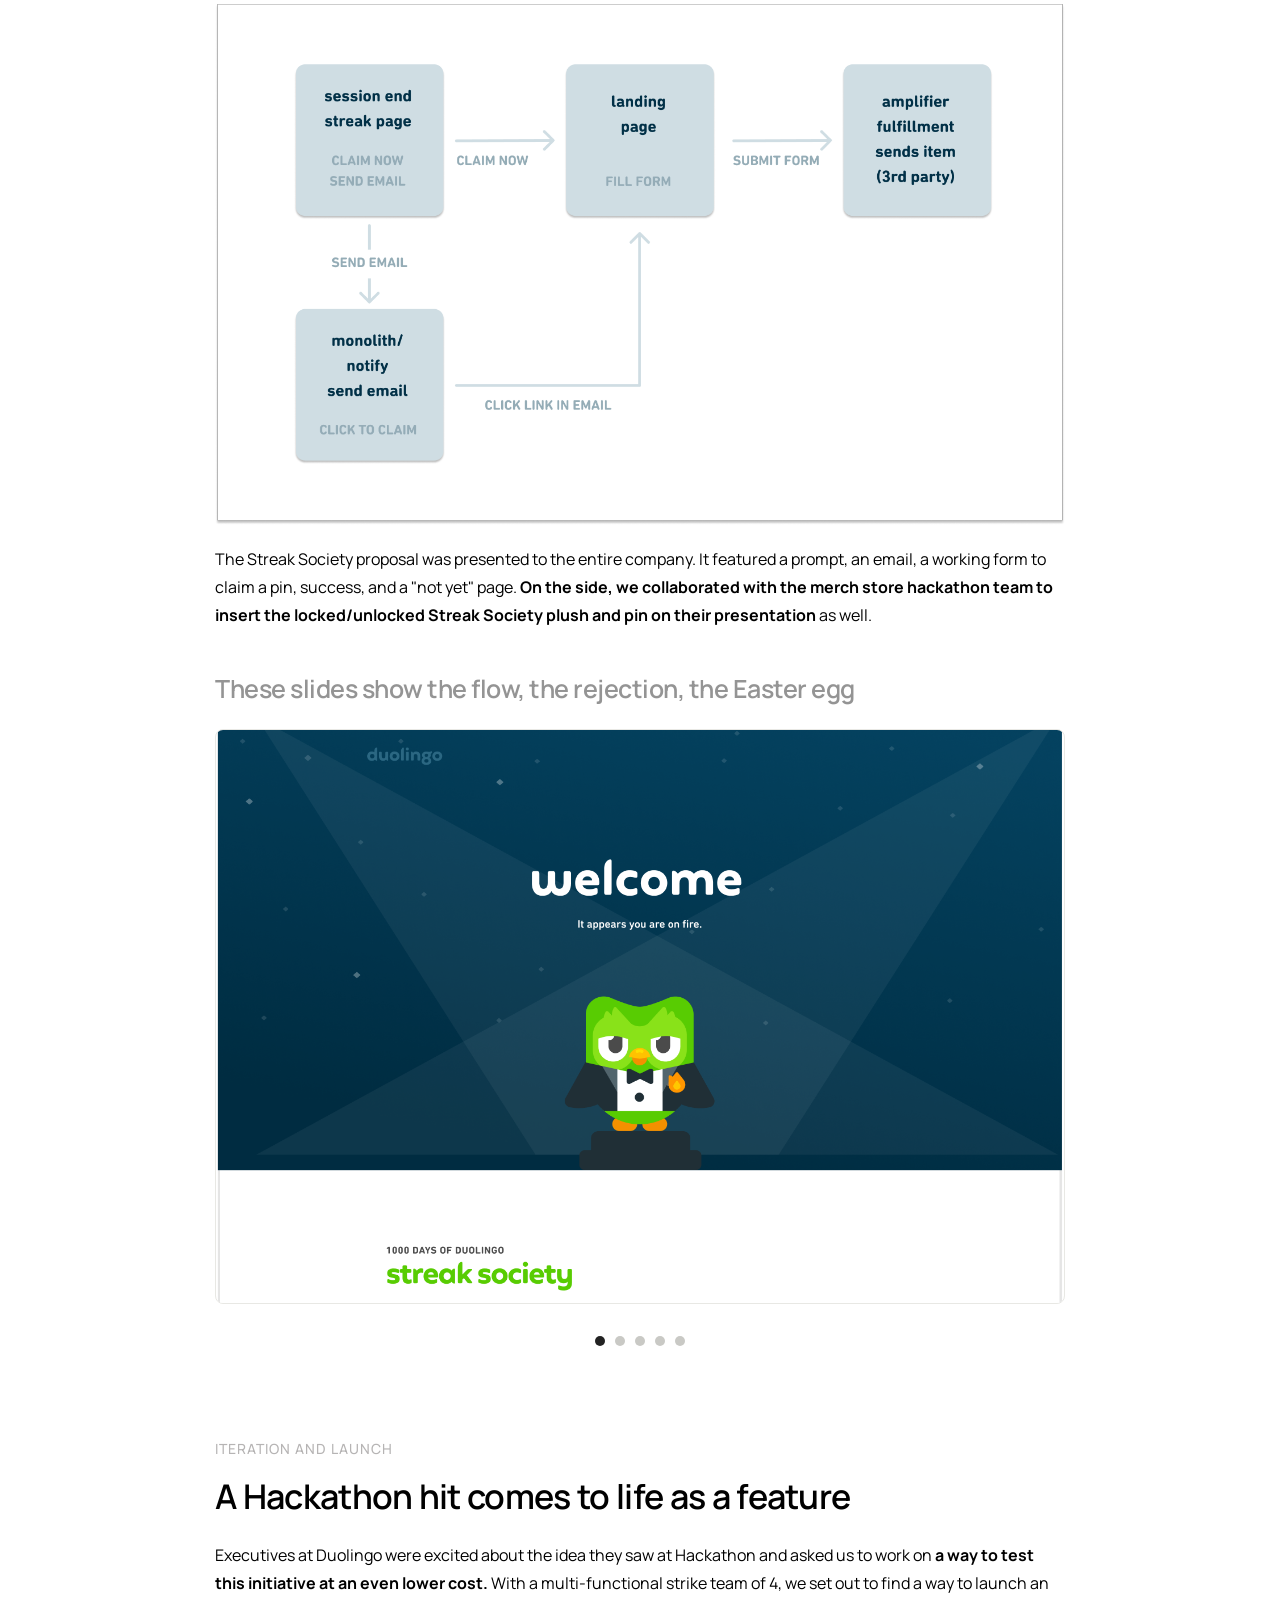
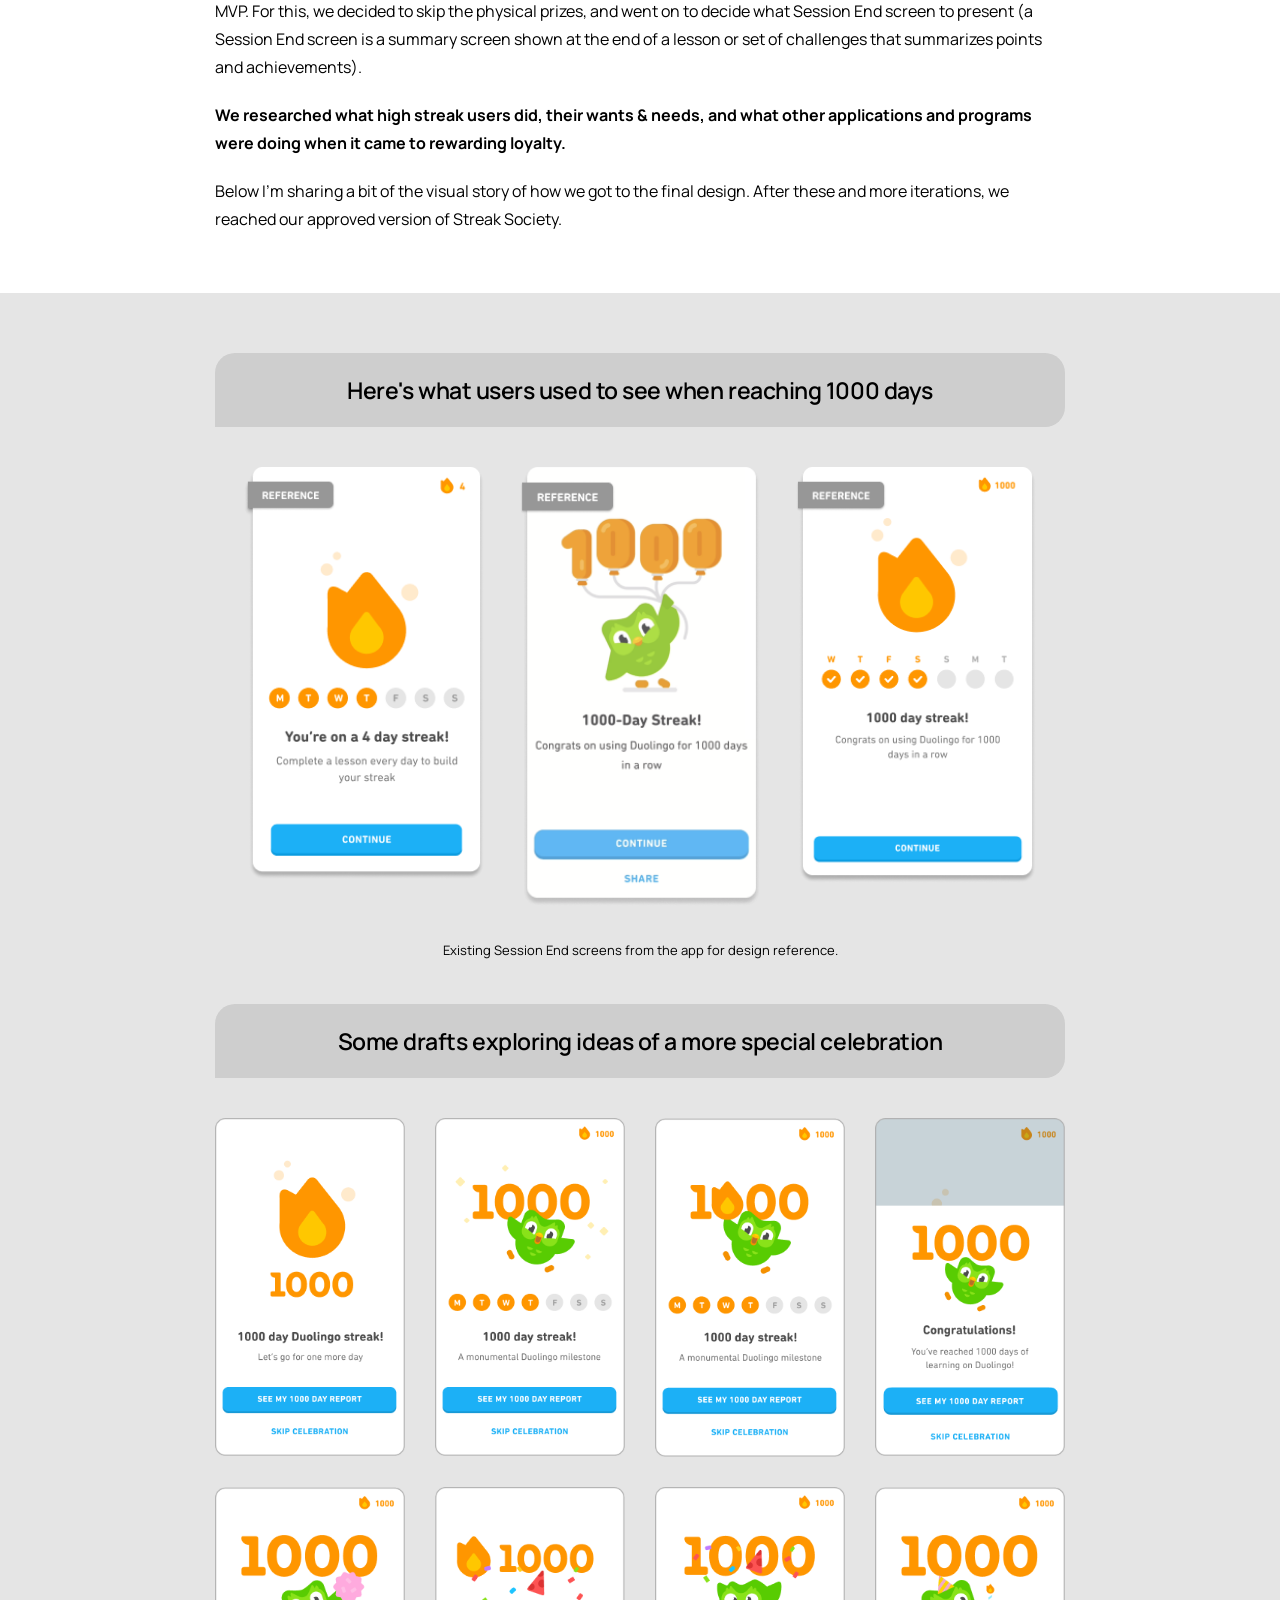
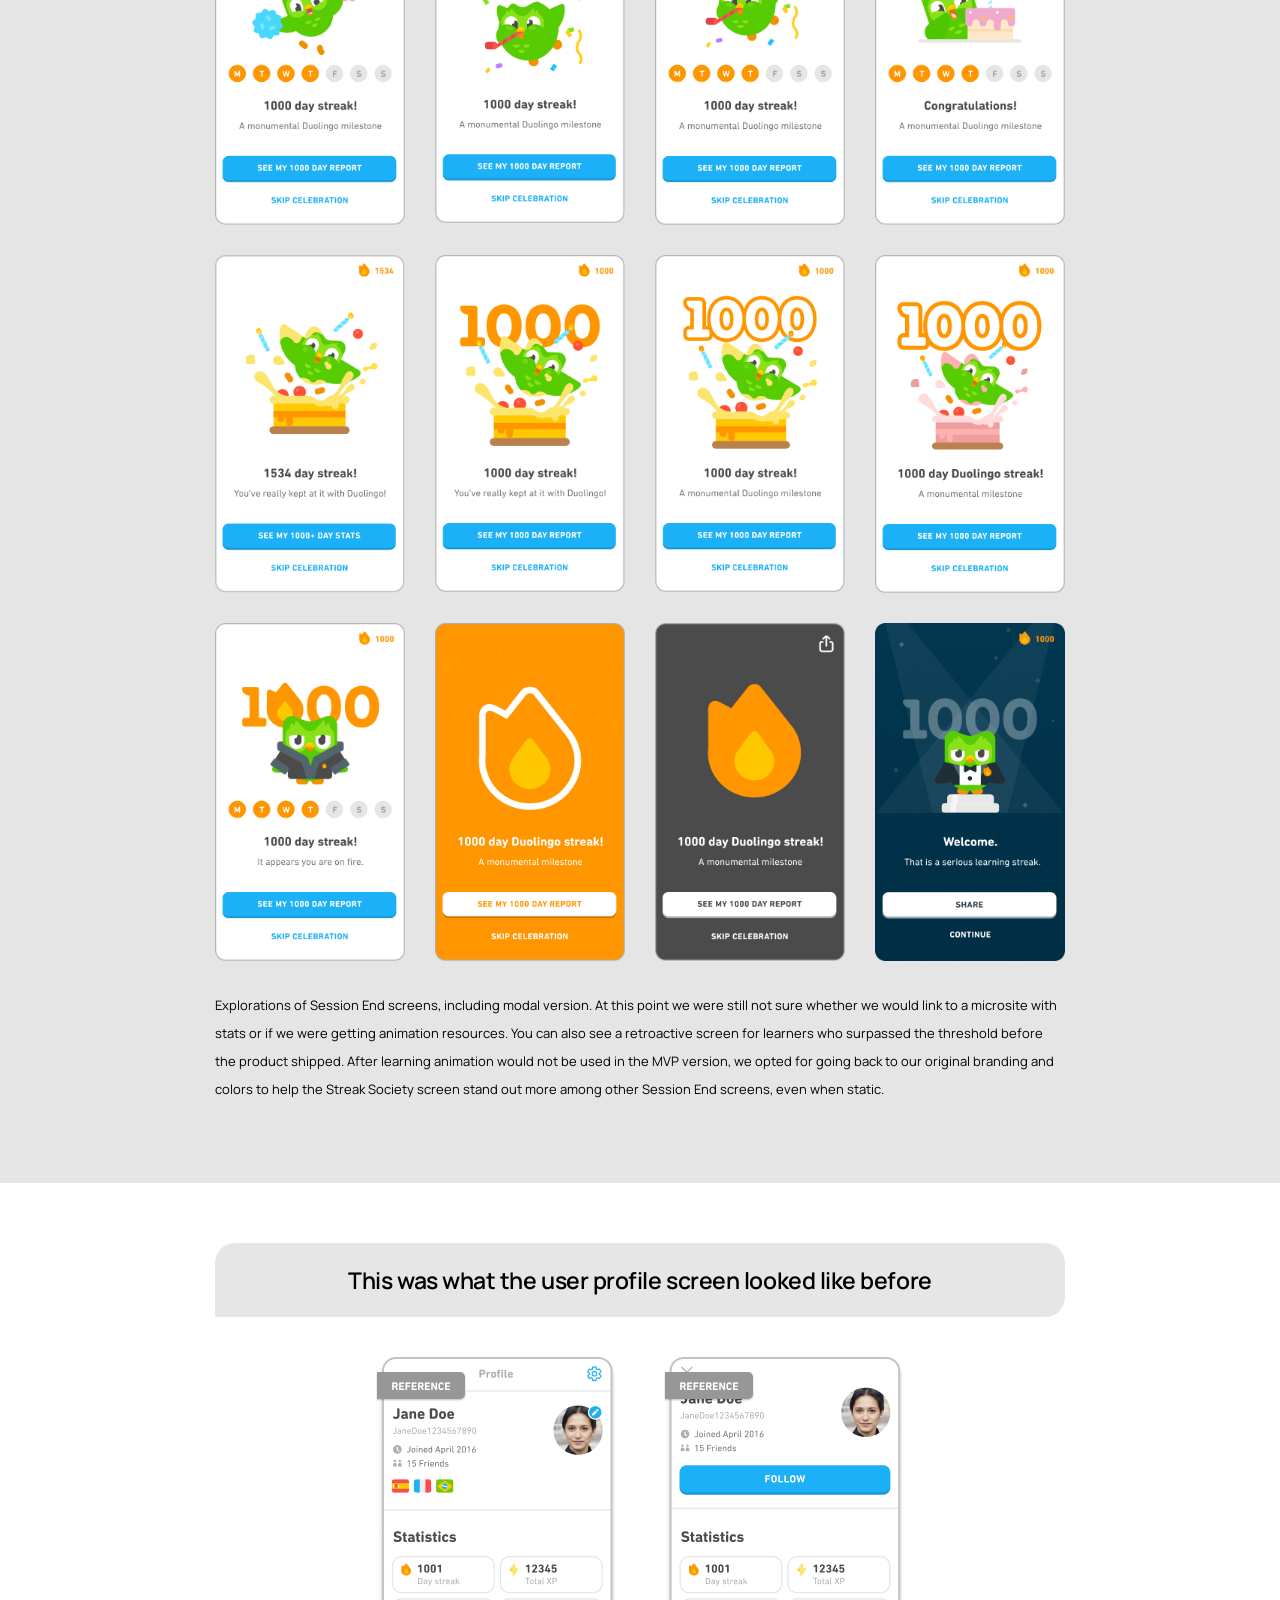
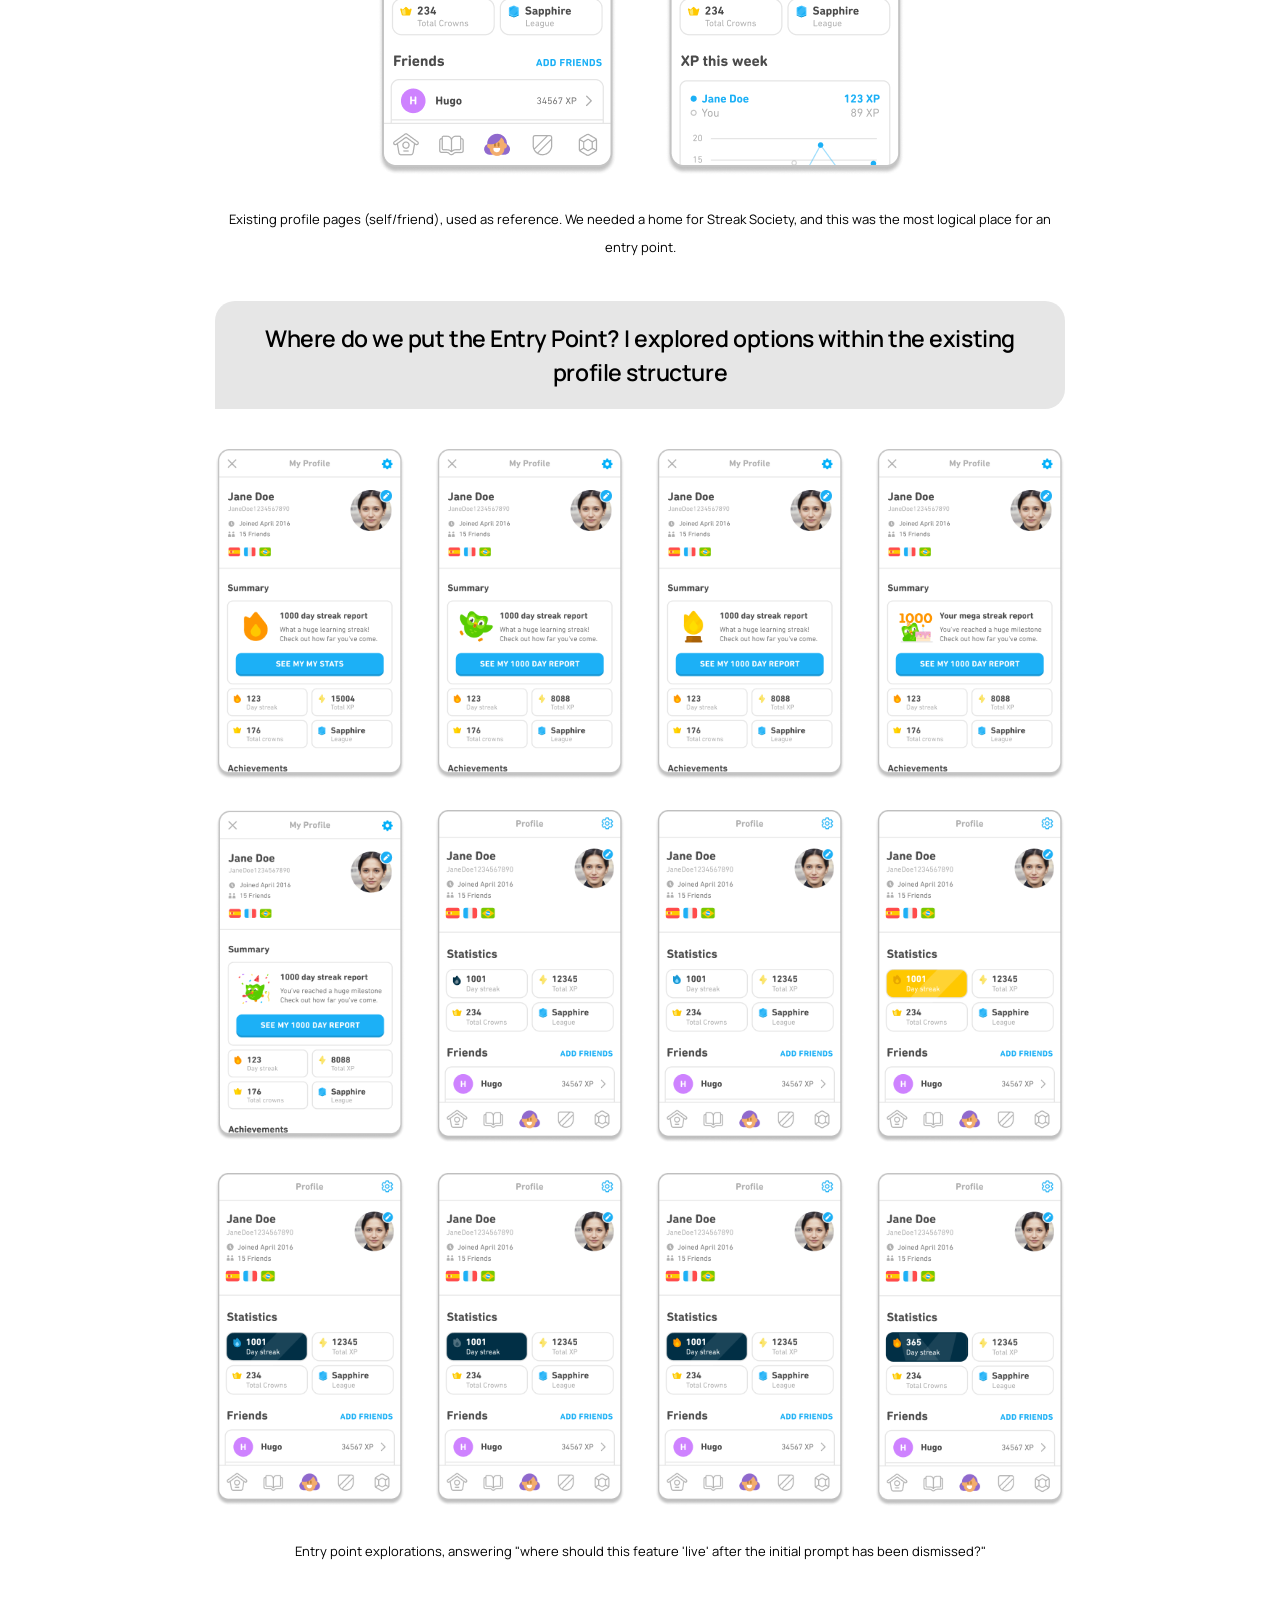
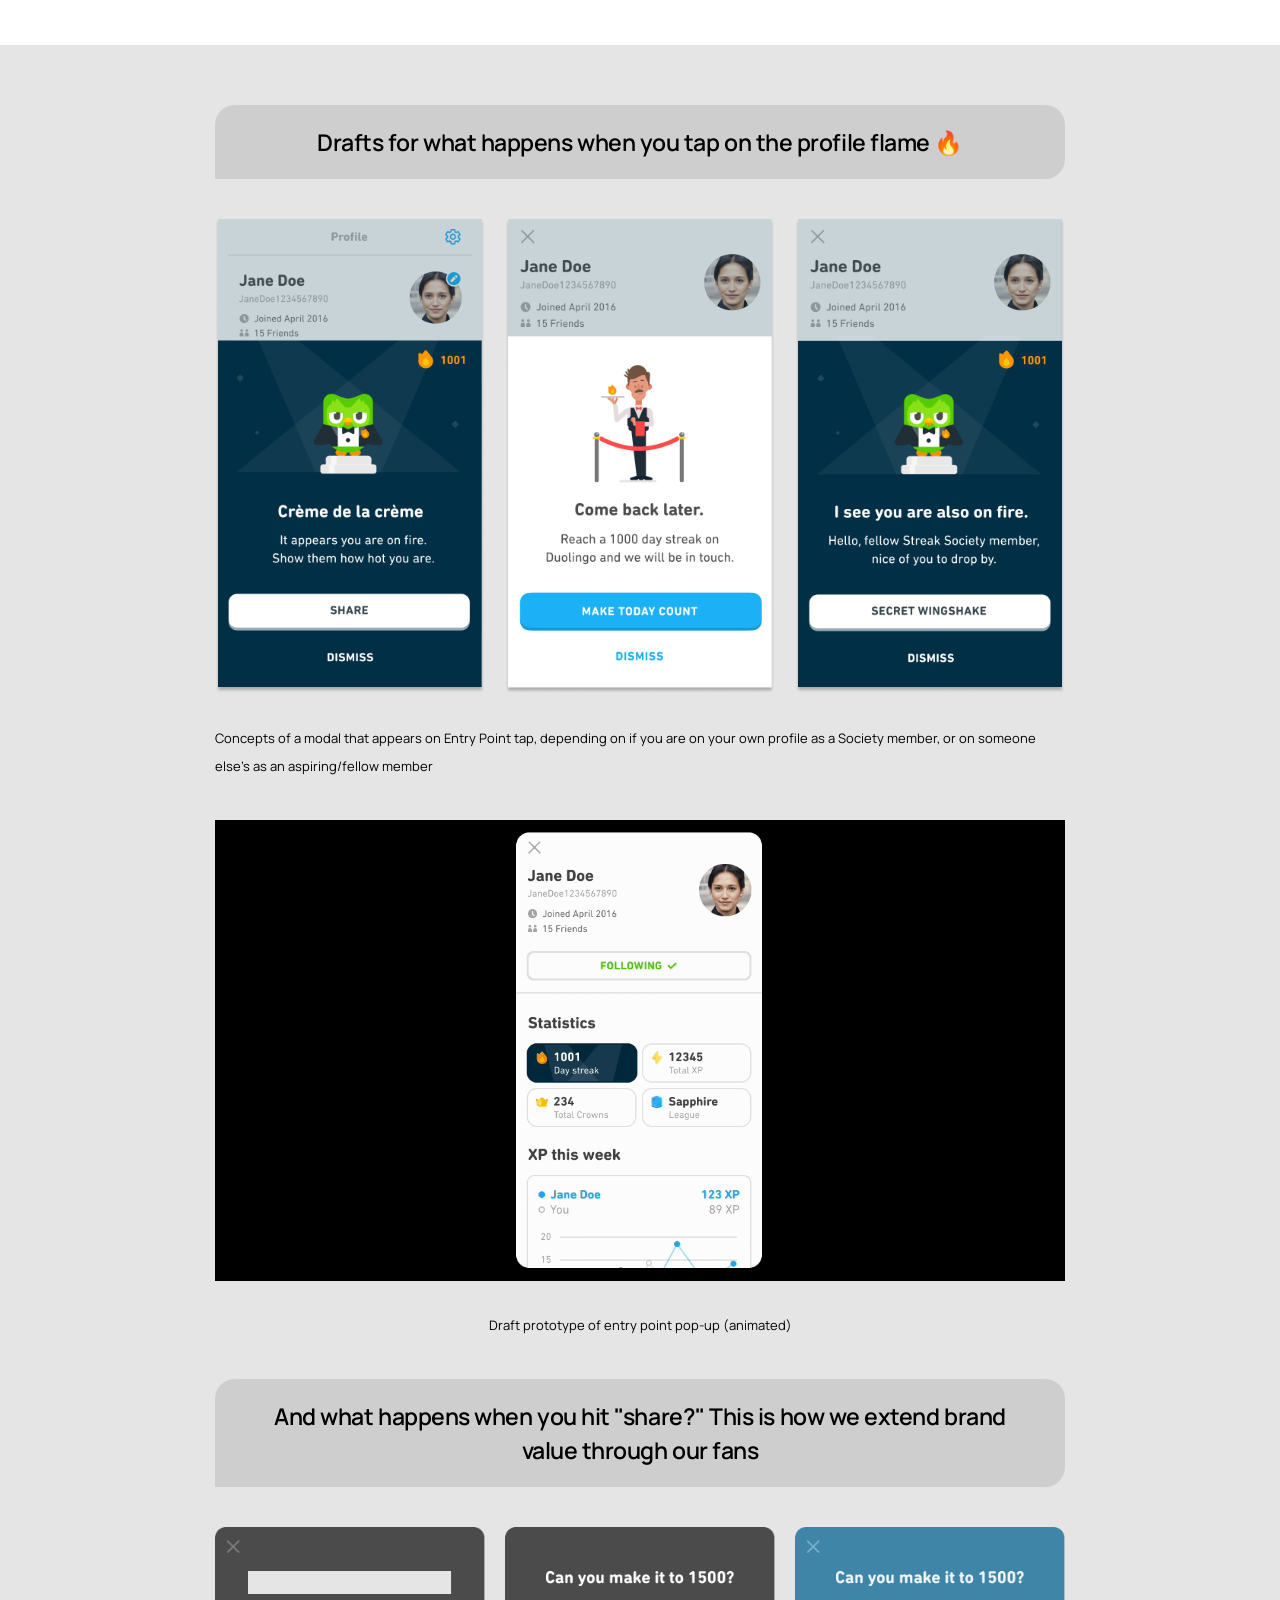
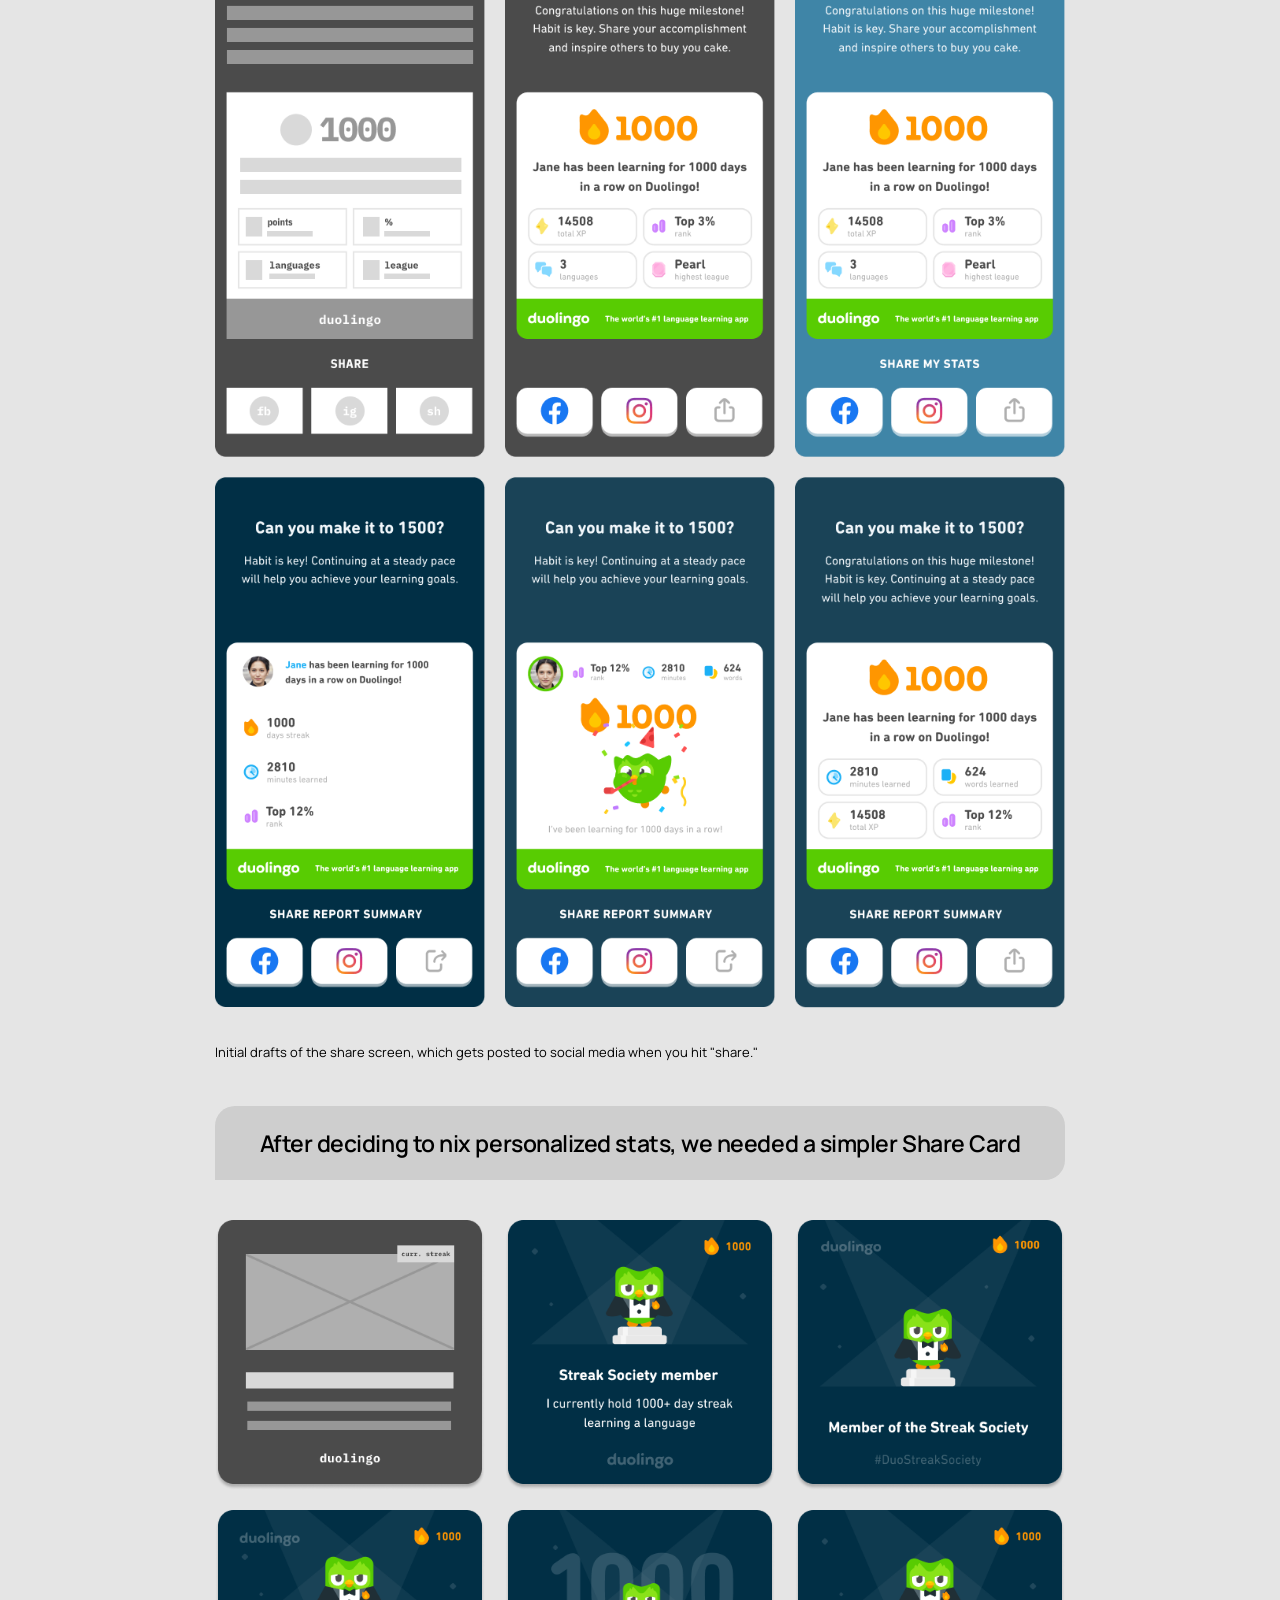
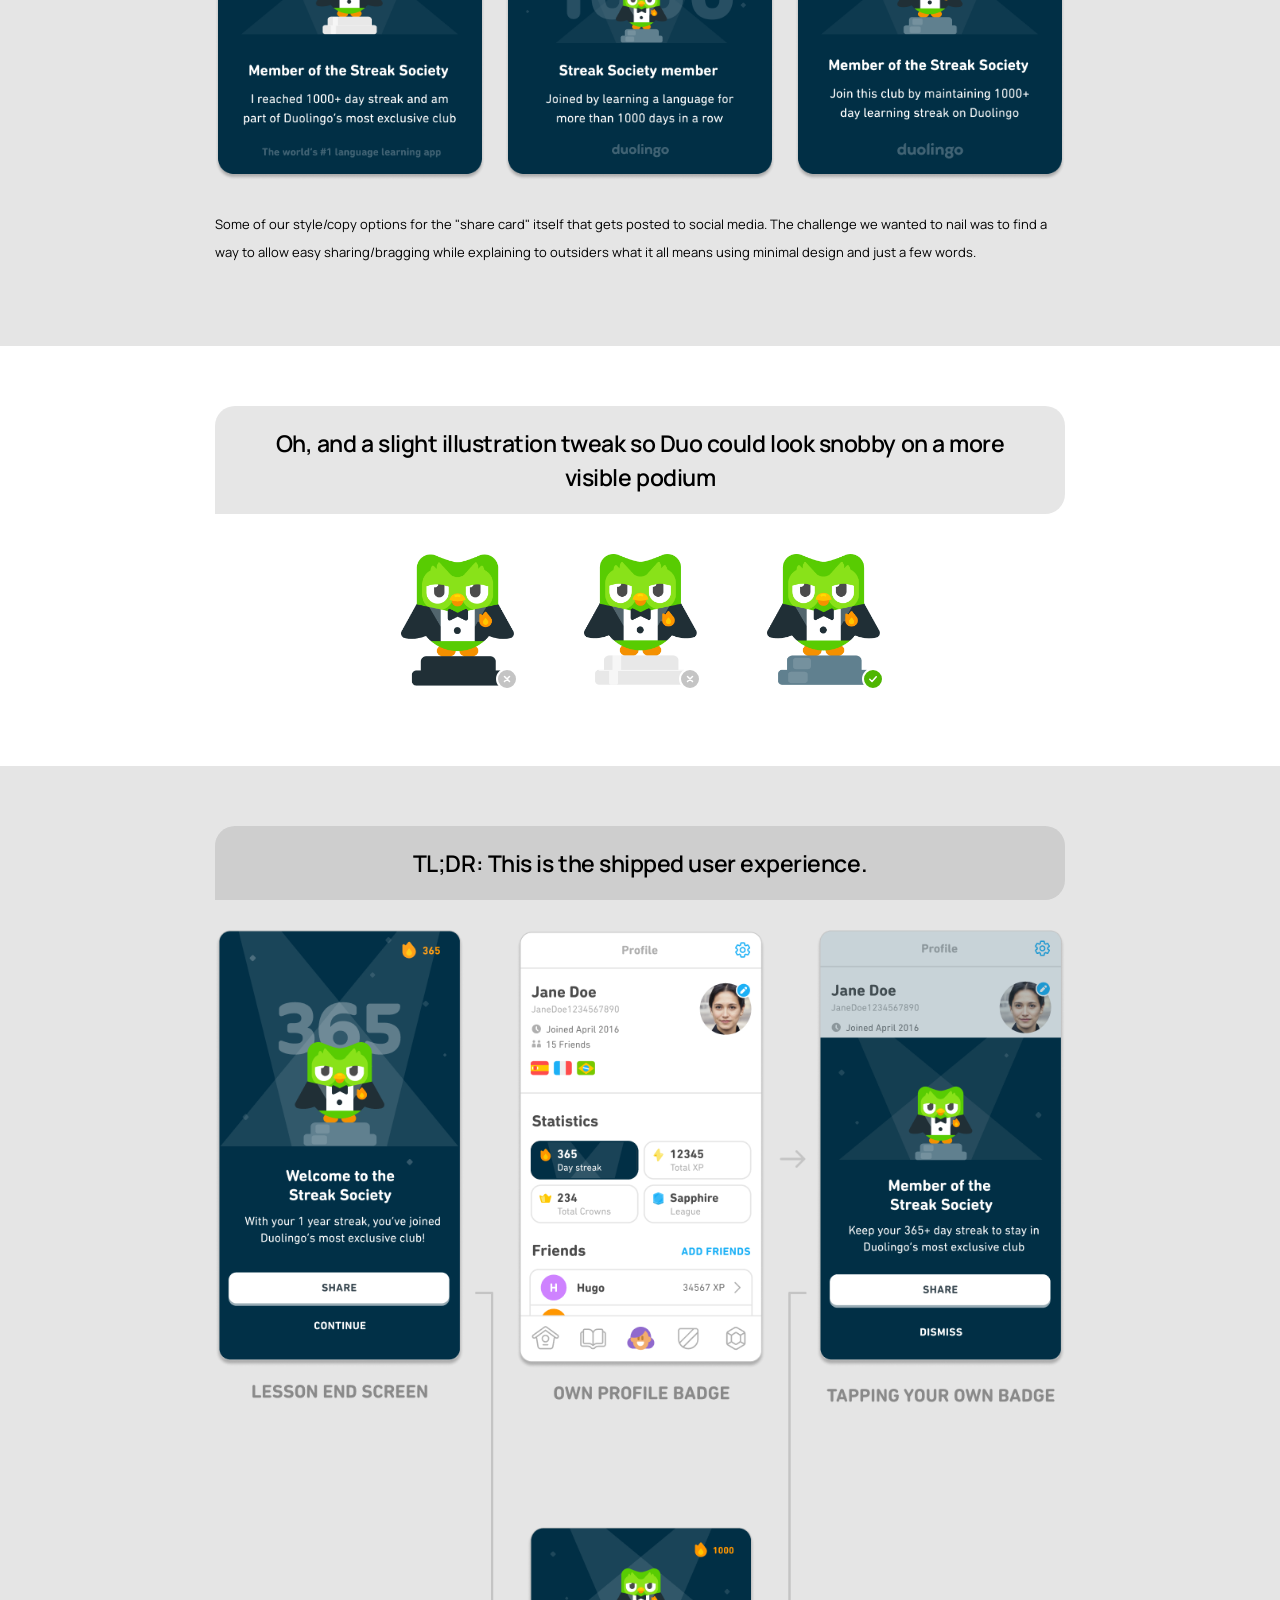
<file: work/streak-society/index.html>
<!DOCTYPE html>
<html lang="en">
<head>
<meta charset="UTF-8">
<meta name="viewport" content="width=device-width, initial-scale=1.0">
<title>Streak Society — Vivian Reidler</title>
<meta name="description" content="An exclusive tier for Duolingo's most dedicated learners to celebrate and encourage high streaks.">
<link rel="icon" type="image/png" href="/assets/favicon-32.png">
<link href="https://fonts.googleapis.com/css2?family=Crimson+Text:ital,wght@0,400;0,600;1,400;1,600&family=Manrope:wght@300;400;500;600;700;800&display=swap" rel="stylesheet">
<link rel="stylesheet" href="/assets/css/style.css">
<link rel="stylesheet" href="/assets/css/case-study.css">
</head>
<body class="cs-page" data-reveal-images>

<nav class="site-nav" id="nav">
  <a href="/" class="nav-logo" aria-label="Vivian — home">
    <svg aria-hidden="true" focusable="false" viewBox="0 0 114 53" fill="none" xmlns="http://www.w3.org/2000/svg">
    <path d="M4.30114 14.7275L10.8296 34.1594H10.9449L17.3582 14.7275C17.627 13.8442 18.203 13.3834 18.9711 13.3834C19.9312 13.3834 20.6224 14.0747 20.6224 14.9963C20.6224 15.2267 20.584 15.4956 20.4688 15.8412L12.9034 37.9229C12.4042 39.3054 11.8665 39.8815 10.7912 39.8815C9.75436 39.8815 9.17832 39.3054 8.71748 37.9229L1.15209 15.8412C1.03688 15.4956 0.998478 15.2267 0.998478 14.9963C0.998478 14.0747 1.68973 13.3834 2.64981 13.3834C3.45627 13.3834 3.99391 13.8442 4.30114 14.7275Z" fill="currentColor"/>
    <path d="M37.0599 14.7275L43.5884 34.1594H43.7036L50.1169 14.7275C50.3858 13.8442 50.9618 13.3834 51.7299 13.3834C52.6899 13.3834 53.3812 14.0747 53.3812 14.9963C53.3812 15.2267 53.3428 15.4956 53.2276 15.8412L45.6622 37.9229C45.163 39.3054 44.6253 39.8815 43.55 39.8815C42.5131 39.8815 41.9371 39.3054 41.4763 37.9229L33.9109 15.8412C33.7957 15.4956 33.7573 15.2267 33.7573 14.9963C33.7573 14.0747 34.4485 13.3834 35.4086 13.3834C36.2151 13.3834 36.7527 13.8442 37.0599 14.7275Z" fill="currentColor"/>
    <path d="M83.4918 37.9619L76.9633 18.53L76.8481 18.53L70.4348 37.9619C70.166 38.8452 69.5899 39.3061 68.8219 39.3061C67.8618 39.3061 67.1706 38.6148 67.1706 37.6931C67.1706 37.4627 67.209 37.1939 67.3242 36.8483L74.8896 14.7665C75.3888 13.384 75.9264 12.808 77.0017 12.808C78.0386 12.808 78.6147 13.384 79.0755 14.7665L86.6409 36.8483C86.7561 37.1939 86.7945 37.4627 86.7945 37.6931C86.7945 38.6148 86.1032 39.3061 85.1432 39.3061C84.3367 39.3061 83.7991 38.8452 83.4918 37.9619Z" fill="currentColor"/>
    <path d="M110.774 14.5361L110.774 37.2323C110.774 38.4996 110.083 39.3061 108.892 39.3061C107.894 39.3061 107.241 38.6532 106.588 37.5395L95.4514 19.1445L95.2977 19.1445L95.2977 37.5779C95.2977 38.6532 94.6449 39.3061 93.7232 39.3061C92.7631 39.3061 92.1103 38.6532 92.1103 37.5779L92.1103 14.8817C92.1103 13.6144 92.8015 12.808 93.992 12.808C94.9905 12.808 95.6818 13.4608 96.3346 14.5745L107.471 32.8927L107.587 32.8927L107.587 14.5361C107.587 13.4608 108.24 12.808 109.161 12.808C110.121 12.808 110.774 13.4608 110.774 14.5361Z" fill="currentColor"/>
    <path d="M25.5017 38.0381V15.2267C25.5017 14.0747 26.193 13.3834 27.2299 13.3834C28.2283 13.3834 28.9196 14.0747 28.9196 15.2267V38.0381C28.9196 39.1902 28.2283 39.8815 27.2299 39.8815C26.193 39.8815 25.5017 39.1902 25.5017 38.0381Z" fill="currentColor"/>
    <path d="M58.2605 38.0381V15.2267C58.2605 14.0747 58.9518 13.3834 59.9887 13.3834C60.9871 13.3834 61.6784 14.0747 61.6784 15.2267V38.0381C61.6784 39.1902 60.9871 39.8815 59.9887 39.8815C58.9518 39.8815 58.2605 39.1902 58.2605 38.0381Z" fill="currentColor"/>
  </svg>
  </a>
  <ul class="nav-links nav-menu" id="navMenu">
    <li><a href="/">Home</a></li>
    <li><a href="/about">About</a></li>
  </ul>
  <button class="nav-toggle" type="button" aria-controls="navMenu" aria-expanded="false" aria-label="Open menu"><span class="nav-toggle-burger"></span><span class="nav-toggle-close"></span></button>
</nav>

<header class="cs-hero2">
  <div class="cs-hero2-inner">
    <div class="cs-hero2-art">
      <img src="/assets/images/streak-society/01-08xhero-duo.png" alt="Duo the Duolingo owl in a tux, on a podium, under two spotlights, wearing a flame lapel pin">
    </div>
    <div class="cs-hero2-text">
      <h1>streak society</h1>
      <p class="cs-hero2-sub">An exclusive tier for Duolingo's most dedicated learners to celebrate and encourage high streaks</p>
      <p class="cs-hero2-stats">+3.15% Plus DAUs | +7.2% 15+min DAUs | <a href="#results">more...</a></p>
    </div>
  </div>
</header>

<main>

  <section class="cs-col cs-block">
    <p class="cs-label">Role</p>
    <h2 class="cs-h2">Design Lead</h2>
    <p class="cs-meta">Jan 2021 &ndash; Mar 2021 | Adobe Illustrator, Photoshop, Figma</p>
    <div class="cs-text">
      <p>Led research, concept, and design for Streak Society in its graduated phase. Created all artwork, mockups, designs, and concept mechanic sketches, from hackathon idea to final shipped product. Pitched to executive leadership until final approval, and led cross-functional iteration discussions with engineers and product managers until launch.</p>
    </div>
    <div class="cs-solving">
      <img class="cs-solving-icon" src="/assets/images/streak-society/02-flames.png" alt="">
      <p class="cs-label">What we are solving</p>
      <h3>Learners were reaching huge milestones, but nothing special was happening</h3>
      <p>We wanted learners who have been using Duolingo daily for a long time to feel seen and special by automatically inducting them into an exclusive virtual club.</p>
    </div>
  </section>

  <section class="cs-col cs-block">
    <p class="cs-label">Summary</p>
    <div class="cs-two">
      <div>
        <h2 class="cs-h2">We see you, hardcore learners!</h2>
        <div class="cs-text">
          <p>A "streak" is an achievement in Duolingo that happens when a user logs in and earns points (XP) for consecutive days. Using the app 5 days in a row earns the user a 5-day streak, 100 days earns a 100-day streak, and so on. <strong>The bigger the streak, the more it matters to users</strong>, as it shows consistency and dedication, and triggers loss aversion.</p>
          <p>People love to celebrate their high streaks in the most creative ways, from sharing screenshots to fancy custom cakes. Even Duolingo staff will find ways to share accomplishments with each other internally.</p>
        </div>
      </div>
      <figure>
        <img src="/assets/images/streak-society/03-cake.png" alt="A Duolingo fan holding a tray with a cake celebrating a 1000-day streak">
        <figcaption class="cs-caption">Duolingo user celebrating 1000 consecutive days</figcaption>
      </figure>
    </div>
    <div class="cs-two">
      <figure>
        <img src="/assets/images/streak-society/04-celebration-internal-streak.png" alt="Screenshot of a Duolingo employee celebrating her 1600 day streak on Slack">
        <figcaption class="cs-caption">Duolingo staff member sharing streak accomplishment</figcaption>
      </figure>
      <div class="cs-text">
        <p>Streaks also improve learning and significantly impact the company's monetization efforts. The way Duolingo acknowledged a high streak was, however, lackluster. The same standard screen was displayed every time, no matter the milestone.</p>
        <p>During Duolingo's 3-day hackathon, we invited the company to imagine a feature that celebrated our high achievers' efforts with intention. Something that would <strong>motivate long-time learners to maintain their status, and others to strive to join them.</strong> Something like a secret club...</p>
      </div>
    </div>
  </section>

  <section class="cs-col cs-block">
    <p class="cs-label">Inspiration and iteration</p>
    <h2 class="cs-h2">Hackathon, our chance to celebrate these long streaks</h2>
    <div class="cs-text">
      <p>Those who reach 1000 consecutive days are hugely valuable for a company focused on DAUs. The more dedicated user is more likely to log in the next day compared to the average person, but is also at higher risk of burning out. We were confident we could address this and started by brainstorming:</p>
      <ul>
        <li>How can we <strong>celebrate high streak folks</strong>, and make having a high streak a desirable goal for everyone?</li>
        <li>Would this have a positive impact on retention and DAUs, while not hurting other important metrics?</li>
        <li>How can we make this enticing, while still scalable and low-cost?</li>
        <li>What is the potential for expansion and interesting iterations?</li>
      </ul>
      <p>We sought helpful data, such as how many people reached high milestones (like 500, 1000, 2000 consecutive days of app use), and started calculating the initiative and incentive cost to better flesh out the idea.</p>
    </div>

    <h3 class="cs-subhead">Visualized mood boards to spark the team's creativity</h3>
    <div class="cs-text">
      <p>After initial discussions with the team, I summarized our direction in a simple mood board showing things that feel exclusive. An <strong>exclusive club behind a velvet rope that you can/want to brag about, and that money <em>can't</em> buy, but rather can only be earned with effort.</strong> We drew inspiration from airport lounges (something that money can buy but has that special club vibe we wanted) and Saturday Night Live's "Five-Timers Club," among others.</p>
    </div>
    <img class="cs-img" src="/assets/images/streak-society/05-draft-board.png" alt="Mood board showing color palette, Duo plushie, and inspiration images including SNL Five-Timers Club, airport lounges, karate belts, and a Wikipedia pin">
    <div class="cs-text">
      <p>Like any proper society, we wanted our club members to receive a coveted token of membership to display. Wikipedia offers limited edition pins... do we make a pin? Should we have tiers? We went with pin and plushie.</p>
    </div>

    <h3 class="cs-subhead">Reinterpreted core brand elements to serve more <em>snobbery</em></h3>
    <img class="cs-img" src="/assets/images/streak-society/06-duo-sketch.png" alt="Duo and enamel pin combination sketch, imagining a plushie wearing a tux and flame pin">
    <div class="cs-text">
      <p>We chose to use the Duo plushie (a coveted item that was not available for sale) as a "carrot," which would unlock for Streak Society members as a reward in a merch store. Inductees would also be able to automatically claim a free streak flame enamel pin that could go on the plushie.</p>
      <p>To match the vibe, I chose a darker color palette and a special edition of our mascot, Duo. I adapted our master Duo into <strong>a more exclusive and... "snobby" version of the owl</strong>, achieved by giving him a tuxedo, a streak flame pin, and a less impressed expression.</p>
    </div>

    <h3 class="cs-subhead">Documented user flows to visualize user journey</h3>
    <img class="cs-img" src="/assets/images/streak-society/07-diagram.png" alt="Flow diagram: session end streak page to landing page to fulfillment to email">
    <div class="cs-text">
      <p>The Streak Society proposal was presented to the entire company. It featured a prompt, an email, a working form to claim a pin, success, and a "not yet" page. <strong>On the side, we collaborated with the merch store hackathon team to insert the locked/unlocked Streak Society plush and pin on their presentation</strong> as well.</p>
    </div>

    <h3 class="cs-subhead">These slides show the flow, the rejection, the Easter egg</h3>
    <div class="cs-carousel">
      <div class="cs-carousel-track">
        <img src="/assets/images/streak-society/08-landing-welcome.png" alt="Streak Society landing page: welcome, it appears you are on fire">
        <img src="/assets/images/streak-society/09-landing-form.png" alt="Streak Society application form">
        <img src="/assets/images/streak-society/10-landing--success.png" alt="Success page: request successfully submitted">
        <img src="/assets/images/streak-society/11-notyet.png" alt="Not yet page, behind a velvet rope">
        <img src="/assets/images/streak-society/12-anothercastle.png" alt="Mario-style Easter egg: our special item is in another castle">
      </div>
    </div>
    <div class="cs-carousel-dots"><span style="background:#222"></span><span></span><span></span><span></span><span></span></div>
  </section>

  <section class="cs-col cs-block">
    <p class="cs-label">Iteration and launch</p>
    <h2 class="cs-h2">A Hackathon hit comes to life as a feature</h2>
    <div class="cs-text">
      <p>Executives at Duolingo were excited about the idea they saw at Hackathon and asked us to work on <strong>a way to test this initiative at an even lower cost.</strong> With a multi-functional strike team of 4, we set out to find a way to launch an MVP. For this, we decided to skip the physical prizes, and went on to decide what Session End screen to present (a Session End screen is a summary screen shown at the end of a lesson or set of challenges that summarizes points and achievements).</p>
      <p><strong>We researched what high streak users did, their wants &amp; needs, and what other applications and programs were doing when it came to rewarding loyalty.</strong></p>
      <p>Below I'm sharing a bit of the visual story of how we got to the final design. After these and more iterations, we reached our approved version of Streak Society.</p>
    </div>
  </section>

  <section class="cs-band2 gray">
    <div class="cs-col">
      <h4 class="cs-pill">Here's what users used to see when reaching 1000 days</h4>
      <div class="cs-grid g3-narrow">
      <img src="/assets/images/streak-society/13-Group-5015.png" alt="Existing Session End screen, for reference">
      <img src="/assets/images/streak-society/14-Group-5014.png" alt="Existing Session End screen, for reference">
      <img src="/assets/images/streak-society/15-Group-5013.png" alt="Existing Session End screen, for reference">
      </div>
      <p class="cs-caption center">Existing Session End screens from the app for design reference.</p>

      <h4 class="cs-pill">Some drafts exploring ideas of a more special celebration</h4>
      <div class="cs-grid g4">
      <img src="/assets/images/streak-society/16-Session-End-8.png" alt="Session End screen draft">
      <img src="/assets/images/streak-society/17-Group-4963.png" alt="Session End screen draft">
      <img src="/assets/images/streak-society/18-Session-End-3.png" alt="Session End screen draft">
      <img src="/assets/images/streak-society/19-Modal-version.png" alt="Session End screen draft">
      <img src="/assets/images/streak-society/20-Session-End-10.png" alt="Session End screen draft">
      <img src="/assets/images/streak-society/21-Session-End-9.png" alt="Session End screen draft">
      <img src="/assets/images/streak-society/22-Group-4999.png" alt="Session End screen draft">
      <img src="/assets/images/streak-society/23-Session-End-5.png" alt="Session End screen draft">
      <img src="/assets/images/streak-society/24-Session-End-11.png" alt="Session End screen draft">
      <img src="/assets/images/streak-society/25-Session-End-6.png" alt="Session End screen draft">
      <img src="/assets/images/streak-society/26-Session-End-7.png" alt="Session End screen draft">
      <img src="/assets/images/streak-society/27-Session-End-4.png" alt="Session End screen draft">
      <img src="/assets/images/streak-society/28-Session-End-2.png" alt="Session End screen draft">
      <img src="/assets/images/streak-society/29-Session-End.png" alt="Session End screen draft">
      <img src="/assets/images/streak-society/30-Session-End-1.png" alt="Session End screen draft">
      <img src="/assets/images/streak-society/31-Group-4957.png" alt="Session End screen draft">
      </div>
      <p class="cs-caption">Explorations of Session End screens, including modal version. At this point we were still not sure whether we would link to a microsite with stats or if we were getting animation resources. You can also see a retroactive screen for learners who surpassed the threshold before the product shipped. After learning animation would not be used in the MVP version, we opted for going back to our original branding and colors to help the Streak Society screen stand out more among other Session End screens, even when static.</p>
    </div>
  </section>

  <section class="cs-band2">
    <div class="cs-col">
      <h4 class="cs-pill">This was what the user profile screen looked like before</h4>
      <div class="cs-grid g2">
      <img src="/assets/images/streak-society/32-Group-5010.png" alt="Existing Duolingo profile screen, for reference">
      <img src="/assets/images/streak-society/33-Group-5018.png" alt="Existing Duolingo profile screen, for reference">
      </div>
      <p class="cs-caption center">Existing profile pages (self/friend), used as reference. We needed a home for Streak Society, and this was the most logical place for an entry point.</p>

      <h4 class="cs-pill">Where do we put the Entry Point? I explored options within the existing profile structure</h4>
      <div class="cs-grid g4">
      <img src="/assets/images/streak-society/34-Entry-point---Profile.png" alt="Profile entry point exploration">
      <img src="/assets/images/streak-society/35-Entry-point---Profile-3.png" alt="Profile entry point exploration">
      <img src="/assets/images/streak-society/36-Entry-point---Profile-4.png" alt="Profile entry point exploration">
      <img src="/assets/images/streak-society/37-Entry-point---Profile-2.png" alt="Profile entry point exploration">
      <img src="/assets/images/streak-society/38-Entry-point---Profile-1.png" alt="Profile entry point exploration">
      <img src="/assets/images/streak-society/39-Own-Profile.png" alt="Profile entry point exploration">
      <img src="/assets/images/streak-society/40-Own-Profile-1.png" alt="Profile entry point exploration">
      <img src="/assets/images/streak-society/41-Own-Profile-2.png" alt="Profile entry point exploration">
      <img src="/assets/images/streak-society/42-Own-Profile-4.png" alt="Profile entry point exploration">
      <img src="/assets/images/streak-society/43-Own-Profile-5.png" alt="Profile entry point exploration">
      <img src="/assets/images/streak-society/44-Own-Profile-3.png" alt="Profile entry point exploration">
      <img src="/assets/images/streak-society/45-Group-2468.png" alt="Profile entry point exploration">
      </div>
      <p class="cs-caption center">Entry point explorations, answering "where should this feature 'live' after the initial prompt has been dismissed?"</p>
    </div>
  </section>

  <section class="cs-band2 gray">
    <div class="cs-col">
      <h4 class="cs-pill">Drafts for what happens when you tap on the profile flame 🔥</h4>
      <div class="cs-grid g3">
      <img src="/assets/images/streak-society/46-Group-4988.png" alt="Profile flame modal draft">
      <img src="/assets/images/streak-society/47-Group-4989.png" alt="Profile flame modal draft">
      <img src="/assets/images/streak-society/48-Group-4991.png" alt="Profile flame modal draft">
      </div>
      <p class="cs-caption">Concepts of a modal that appears on Entry Point tap, depending on if you are on your own profile as a Society member, or on someone else's as an aspiring/fellow member</p>
      <div class="cs-gif">
        <img src="/assets/images/streak-society/49-streaksociety3.gif" alt="Animation showing a pop-up when tapping on the profile flame">
      </div>
      <p class="cs-caption center">Draft prototype of entry point pop-up (animated)</p>

      <h4 class="cs-pill">And what happens when you hit "share?" This is how we extend brand value through our fans</h4>
      <div class="cs-grid g3">
      <img src="/assets/images/streak-society/50-Group-4994.png" alt="Share screen draft">
      <img src="/assets/images/streak-society/51-Group-2489.png" alt="Share screen draft">
      <img src="/assets/images/streak-society/52-Group-5003.png" alt="Share screen draft">
      <img src="/assets/images/streak-society/53-Group-2480.png" alt="Share screen draft">
      <img src="/assets/images/streak-society/54-Group-2485.png" alt="Share screen draft">
      <img src="/assets/images/streak-society/55-Group-4945.png" alt="Share screen draft">
      </div>
      <p class="cs-caption">Initial drafts of the share screen, which gets posted to social media when you hit "share."</p>

      <h4 class="cs-pill">After deciding to nix personalized stats, we needed a simpler Share Card</h4>
      <div class="cs-grid g3">
      <img src="/assets/images/streak-society/56-Group-5002.png" alt="Share card option">
      <img src="/assets/images/streak-society/57-Group-2448.png" alt="Share card option">
      <img src="/assets/images/streak-society/58-Group-2456.png" alt="Share card option">
      <img src="/assets/images/streak-society/59-Group-2454.png" alt="Share card option">
      <img src="/assets/images/streak-society/60-Group-5006.png" alt="Share card option">
      <img src="/assets/images/streak-society/61-Group-2464.png" alt="Share card option">
      </div>
      <p class="cs-caption">Some of our style/copy options for the "share card" itself that gets posted to social media. The challenge we wanted to nail was to find a way to allow easy sharing/bragging while explaining to outsiders what it all means using minimal design and just a few words.</p>
    </div>
  </section>

  <section class="cs-band2">
    <div class="cs-col">
      <h4 class="cs-pill">Oh, and a slight illustration tweak so Duo could look snobby on a more visible podium</h4>
      <div class="cs-grid g3-tiny">
      <figure class="cs-pick"><img src="/assets/images/streak-society/62-Group-4947.png" alt="Streak Society Duo on a dark podium"><span class="cs-pick-mark no" role="img" aria-label="Not chosen"><svg viewBox="0 0 24 24" aria-hidden="true"><path d="M7 7l10 10M17 7L7 17"/></svg></span></figure>
      <figure class="cs-pick"><img src="/assets/images/streak-society/63-Group-2441.png" alt="Streak Society Duo on a light gray podium"><span class="cs-pick-mark no" role="img" aria-label="Not chosen"><svg viewBox="0 0 24 24" aria-hidden="true"><path d="M7 7l10 10M17 7L7 17"/></svg></span></figure>
      <figure class="cs-pick"><img src="/assets/images/streak-society/64-Group-4948.png" alt="Streak Society Duo on a bluish gray podium, the one we chose"><span class="cs-pick-mark yes" role="img" aria-label="Chosen"><svg viewBox="0 0 24 24" aria-hidden="true"><path d="M5.5 12.5l4.5 4.5 8.5-9.5"/></svg></span></figure>
      </div>
    </div>
  </section>

  <section class="cs-band2 gray">
    <div class="cs-col">
      <h4 class="cs-pill">TL;DR: This is the shipped user experience.</h4>
      <img class="cs-img" src="/assets/images/streak-society/65-Group-5007.png" alt="Final user experience: lesson end screen and profile flame both leading to the share card">
      <p class="cs-caption">Final user flow showing the Share button or the Streak marker on the profile as entry points. We opted for starting with 365 days in order to get quicker test results.</p>
    </div>
  </section>

  <section class="cs-col cs-block" id="results">
    <p class="cs-label">Results</p>
    <h2 class="cs-h2">A/B Test and Takeaways: It worked!</h2>
    <div class="cs-text">
      <p>After running our tests we found that the <strong>Streak Society motivates dramatically better streak behavior in users.</strong> Duolingo is big on testing and iterating, and we'd run an experiment until we got statistically significant results on key metrics.</p>
      <p>We started with a low-cost, unanimated MVP rewarding 365 days instead of 1000, since it would give us results quicker with more users participating. We launched the A/B test on iOS first, and observed results as the experiment ran, as well as after a year.</p>
      <p>After a satisfying increase in stats and potential for so much more, our strike team handed this project off to Duolingo's Engagement team with recommendations for next steps, such as unlocking special vanity emojis/icons on the Leaderboard, experimenting with more tiers, exploring exciting animations, and additional rewards. They have fully embraced the feature and more Streak Society experiments and tweaks are a staple on the team's OKRs every quarter.</p>
    </div>

    <h3 class="cs-subhead">Higher retention means more active users and more revenue</h3>
    <div class="cs-results2">
      <div class="cs-stat"><div class="cs-stat-num">+3.15%</div><p>Lift in Plus subscriber DAU numbers.</p></div>
      <div class="cs-stat"><div class="cs-stat-num">+7.2%</div><p>DAUs with 15+ minutes use.</p></div>
      <div class="cs-stat"><div class="cs-stat-num">+2.99%</div><p>Lift in unique user active numbers in priority markets.</p></div>
      <div class="cs-stat"><div class="cs-stat-num">+146%</div><p>Lift in Plus purchases during New Year&rsquo;s promotion for those in Streak Society.</p></div>
      <div class="cs-stat"><div class="cs-stat-num">+1%</div><p>Current user retention.</p></div>
      <div class="cs-stat"><div class="cs-stat-num">~60K</div><p>Daily unique taps on home call to action.</p></div>
      <div class="cs-stat"><div class="cs-stat-num">~40K</div><p>Daily unique taps on Streak Society profile sheet call to action.</p></div>
      <div class="cs-stat"><div class="cs-stat-num neg">-85.5%</div><p>Streak Freeze use for users in the 365 day experiment, meaning more people log in to the app every day vs letting the "Streak Freeze" consumable cover their streak.</p></div>
      <div class="cs-stat"><div class="cs-stat-num neg">-67.3%</div><p>Streak lost for users in this 365 day experiment. People in the Streak Society with over a year of consecutive days are more likely to keep their streak going if they are a member of the Streak Society.</p></div>
    </div>
  </section>

</main>

<nav class="cs-end" aria-label="Page end">
  <a href="#" class="back-to-top">&uarr; back to top</a>
  <div class="cs-end-links">
    <a href="/">&larr; back home</a>
  </div>
</nav>

<footer class="site-footer">
  <div class="footer-bottom-row is-left">
    <span>&copy; Vivian Reidler, 2026</span>
  </div>
</footer>

<script src="/assets/js/main.js"></script>
<script src="/assets/js/nav-menu.js"></script>
<script src="/assets/js/lightbox.js"></script>
<script src="/assets/js/reveal.js"></script>
</body>
</html>
</file>
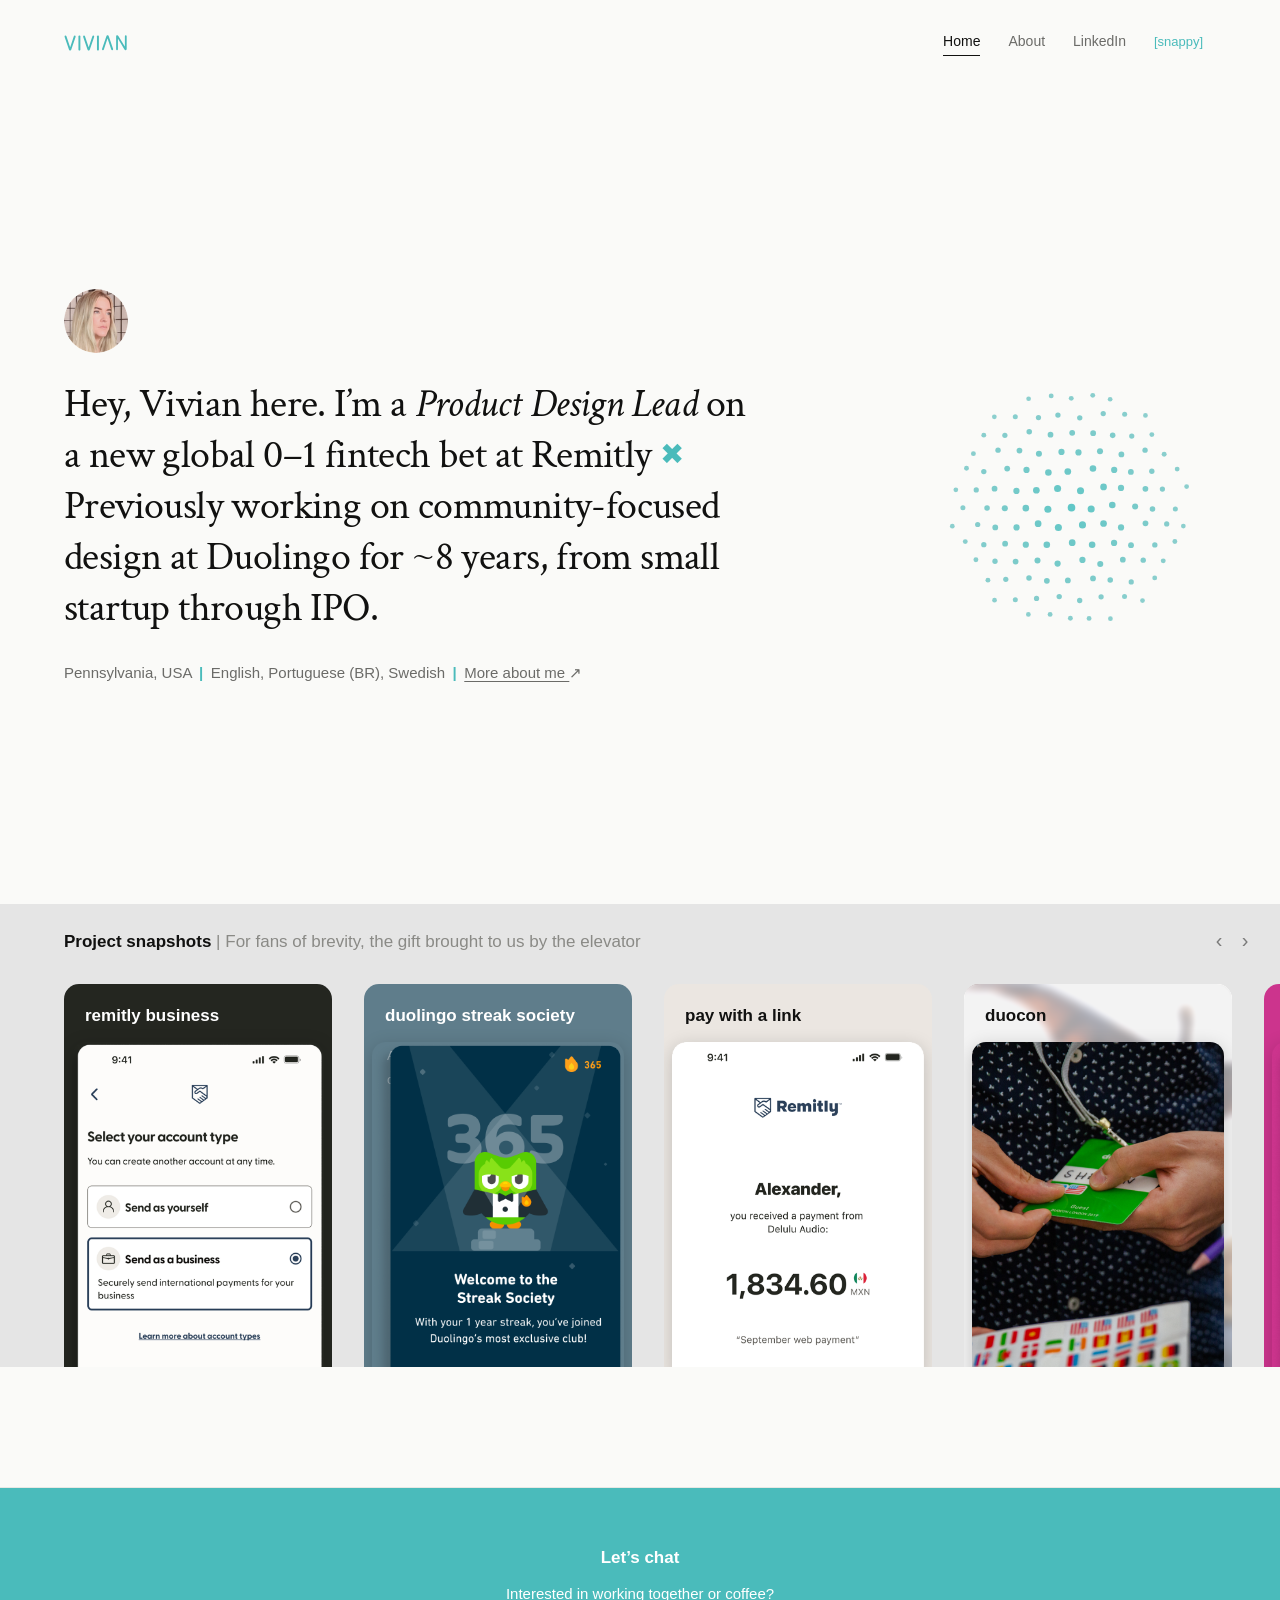
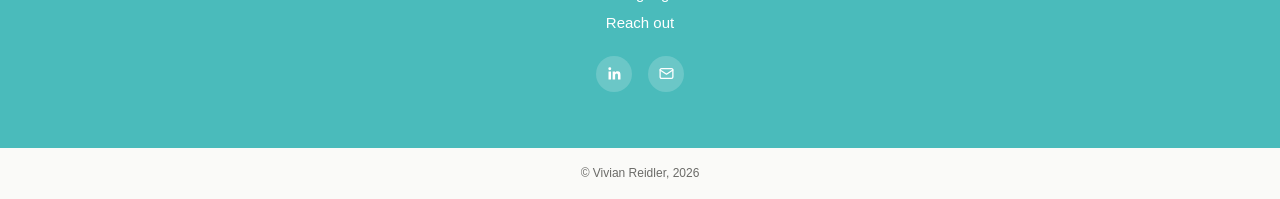
<file: draft-serif-hero.html>
<!DOCTYPE html>
<html lang="en">
<head>
<meta charset="UTF-8">
<meta name="viewport" content="width=device-width, initial-scale=1.0">
<title>Vivian Reidler — Draft (serif hero)</title>
<meta name="robots" content="noindex">
<link rel="icon" type="image/png" href="/assets/favicon-32.png">
<link href="https://fonts.googleapis.com/css2?family=Crimson+Text:ital,wght@0,400;0,600;1,400;1,600&family=Inclusive+Sans:wght@400;500;700&family=Inter:wght@400;500;600&display=swap" rel="stylesheet">
<link rel="stylesheet" href="/assets/css/style.css">
<link rel="stylesheet" href="/assets/css/home-v2.css">
<link rel="stylesheet" href="/assets/css/draft-serif.css">
</head>
<body class="draft-hero" data-mood="snappy">

<!-- ================================================================
     DRAFT — not linked from anywhere, not the live homepage. Mimics
     rahuljain.framer.website's nav/headline treatment while keeping
     this site's own mood system (circle graphic + Zen/Snappy cycle)
     and the work-sample cards intact. Loads home-v2.css alongside this
     file's draft-serif.css so the card row's styling/behavior comes
     along for free — none of home-v2.css's nav/hero rules apply here
     since this page uses its own d-* classes for those.
     ================================================================ -->

<nav class="v2-nav d-nav">
  <a href="/" class="v2-logo" aria-label="Vivian — home">
    <svg class="v2-logo-img" viewBox="0 0 114 53" fill="none" xmlns="http://www.w3.org/2000/svg" aria-hidden="true">
      <path d="M4.30114 14.7275L10.8296 34.1594H10.9449L17.3582 14.7275C17.627 13.8442 18.203 13.3834 18.9711 13.3834C19.9312 13.3834 20.6224 14.0747 20.6224 14.9963C20.6224 15.2267 20.584 15.4956 20.4688 15.8412L12.9034 37.9229C12.4042 39.3054 11.8665 39.8815 10.7912 39.8815C9.75436 39.8815 9.17832 39.3054 8.71748 37.9229L1.15209 15.8412C1.03688 15.4956 0.998478 15.2267 0.998478 14.9963C0.998478 14.0747 1.68973 13.3834 2.64981 13.3834C3.45627 13.3834 3.99391 13.8442 4.30114 14.7275Z" fill="currentColor"/>
      <path d="M37.0599 14.7275L43.5884 34.1594H43.7036L50.1169 14.7275C50.3858 13.8442 50.9618 13.3834 51.7299 13.3834C52.6899 13.3834 53.3812 14.0747 53.3812 14.9963C53.3812 15.2267 53.3428 15.4956 53.2276 15.8412L45.6622 37.9229C45.163 39.3054 44.6253 39.8815 43.55 39.8815C42.5131 39.8815 41.9371 39.3054 41.4763 37.9229L33.9109 15.8412C33.7957 15.4956 33.7573 15.2267 33.7573 14.9963C33.7573 14.0747 34.4485 13.3834 35.4086 13.3834C36.2151 13.3834 36.7527 13.8442 37.0599 14.7275Z" fill="currentColor"/>
      <path d="M83.4918 37.9619L76.9633 18.53L76.8481 18.53L70.4348 37.9619C70.166 38.8452 69.5899 39.3061 68.8219 39.3061C67.8618 39.3061 67.1706 38.6148 67.1706 37.6931C67.1706 37.4627 67.209 37.1939 67.3242 36.8483L74.8896 14.7665C75.3888 13.384 75.9264 12.808 77.0017 12.808C78.0386 12.808 78.6147 13.384 79.0755 14.7665L86.6409 36.8483C86.7561 37.1939 86.7945 37.4627 86.7945 37.6931C86.7945 38.6148 86.1032 39.3061 85.1432 39.3061C84.3367 39.3061 83.7991 38.8452 83.4918 37.9619Z" fill="currentColor"/>
      <path d="M110.774 14.5361L110.774 37.2323C110.774 38.4996 110.083 39.3061 108.892 39.3061C107.894 39.3061 107.241 38.6532 106.588 37.5395L95.4514 19.1445L95.2977 19.1445L95.2977 37.5779C95.2977 38.6532 94.6449 39.3061 93.7232 39.3061C92.7631 39.3061 92.1103 38.6532 92.1103 37.5779L92.1103 14.8817C92.1103 13.6144 92.8015 12.808 93.992 12.808C94.9905 12.808 95.6818 13.4608 96.3346 14.5745L107.471 32.8927L107.587 32.8927L107.587 14.5361C107.587 13.4608 108.24 12.808 109.161 12.808C110.121 12.808 110.774 13.4608 110.774 14.5361Z" fill="currentColor"/>
      <path d="M25.5017 38.0381V15.2267C25.5017 14.0747 26.193 13.3834 27.2299 13.3834C28.2283 13.3834 28.9196 14.0747 28.9196 15.2267V38.0381C28.9196 39.1902 28.2283 39.8815 27.2299 39.8815C26.193 39.8815 25.5017 39.1902 25.5017 38.0381Z" fill="currentColor"/>
      <path d="M58.2605 38.0381V15.2267C58.2605 14.0747 58.9518 13.3834 59.9887 13.3834C60.9871 13.3834 61.6784 14.0747 61.6784 15.2267V38.0381C61.6784 39.1902 60.9871 39.8815 59.9887 39.8815C58.9518 39.8815 58.2605 39.1902 58.2605 38.0381Z" fill="currentColor"/>
    </svg>
  </a>
  <div class="d-nav-links">
    <a href="/" class="is-active">Home</a>
    <a href="/about">About</a>
    <a href="https://www.linkedin.com/in/reidler/" target="_blank" rel="noopener">LinkedIn</a>
    <button class="d-mood-cycle" id="moodCycle" type="button" aria-label="Cycle mood, currently snappy">[snappy]</button>
  </div>
</nav>

<section class="d-hero">
  <div class="d-hero-text">
    <div class="d-avatar-wrap d-fade-up" style="--fade-delay: 0.4s">
      <img class="d-avatar" src="/assets/images/about/vivianr100.png" alt="Vivian Reidler">
    </div>

    <h1 class="d-headline d-fade-up" style="--fade-delay: 0.4s">
      Hey, Vivian here. I&rsquo;m a <em>Product Design Lead</em> on a new global 0&ndash;1 fintech bet at Remitly <span class="d-glyph" aria-hidden="true">&#10006;&#xFE0E;</span> Previously working on community-focused design at Duolingo for ~8 years, from small startup through IPO.
    </h1>

    <!-- A genuine sibling of the headline/avatar/sub now (not nested in
         a row wrapper) — a CSS grid places it beside the headline on
         desktop; on mobile it's just the next item in a single column,
         which is what lets the even-spacing further down actually work
         (a flex/grid auto-margin only distributes space among an
         element's real siblings, not a nested child reached via
         display:contents, which browsers don't reliably support). Fades
         in first, on its own, before the rest of the hero slides up. -->
    <div class="v2-circle-stage d-hero-circle d-fade-in" style="--fade-delay: 0s">
      <canvas class="v2-callout-circle" id="zenCircle" data-circle="zen" width="260" height="260" aria-hidden="true"></canvas>
      <canvas class="v2-callout-circle is-active" id="liquidCircle" data-circle="snappy" width="260" height="260" aria-hidden="true"></canvas>
    </div>

    <p class="d-sub d-fade-up" style="--fade-delay: 0.4s">Pennsylvania, USA&ensp;<span class="v2-accent-divider">|</span>&ensp;English, Portuguese (BR), Swedish&ensp;<span class="v2-accent-divider">|</span>&ensp;<a href="/about" class="d-more">More about me <span class="d-arrow" aria-hidden="true">&#8599;</span></a></p>
  </div>
</section>

<!-- ---------- Work-sample cards, brought back below the fold ---------- -->
<div class="d-snapshots-band">
<div class="v2-section-head">
  <p><strong>Project snapshots</strong> <span class="v2-accent-divider">|</span> <span id="moodTagline">I&rsquo;ll be quick.</span></p>
  <div class="v2-scroll-nav">
    <button class="v2-scroll-nav-btn" id="scrollPrev" type="button" aria-label="Scroll work samples left">&lsaquo;</button>
    <button class="v2-scroll-nav-btn" id="scrollNext" type="button" aria-label="Scroll work samples right">&rsaquo;</button>
  </div>
</div>

<div class="v2-scroll-wrap">
  <div class="v2-card-row">

    <div class="v2-card remitly" tabindex="0" role="button" aria-expanded="false">
      <div class="v2-card-main">
        <p class="v2-card-title">remitly business</p>
        <p class="v2-card-desc" id="desc-remitly-business">Hidden web experiment to a core company bet, serving 25K+ small businesses and growing. &gt;</p>
        <div class="v2-card-shot"><img src="/assets/images/home-v2/remitly-shot.png" alt="Remitly business account type screen"></div>
      </div>
      <div class="v2-card-expand">
        <button class="v2-card-close" aria-label="Collapse">&times;</button>
        <div class="v2-stat"><span class="v2-stat-num">25,000+</span><span class="v2-stat-label">active businesses<span class="v2-stat-project">Remitly Business overall</span></span></div>
        <div class="v2-stat"><span class="v2-stat-num">~2&times;</span><span class="v2-stat-label">business activation, with risk controls on<span class="v2-stat-project">Sole prop onboarding redesign</span></span></div>
        <div class="v2-stat"><span class="v2-stat-num">+10%</span><span class="v2-stat-label">business sign-ups<span class="v2-stat-project">Personal vs. business fork</span></span></div>
        <div class="v2-stat"><span class="v2-stat-num">&minus;33%</span><span class="v2-stat-label">accidental business registrations<span class="v2-stat-project">Switchback</span></span></div>
      </div>
    </div>

    <div class="v2-card streak" tabindex="0" role="button" aria-expanded="false">
      <div class="v2-card-main">
        <p class="v2-card-title">duolingo streak society</p>
        <p class="v2-card-desc" id="desc-duolingo-streak-society">An exclusive club for Duolingo&rsquo;s most obsessive learners. &gt;</p>
        <div class="v2-card-shot"><img src="/assets/images/home-v2/streak-shot.png" alt="Streak Society welcome screen"></div>
      </div>
      <div class="v2-card-expand">
        <button class="v2-card-close" aria-label="Collapse">&times;</button>
        <div class="v2-stat"><span class="v2-stat-num">+146%</span><span class="v2-stat-label">lift in Plus purchases, New Year's</span></div>
        <div class="v2-stat"><span class="v2-stat-num">+3.15%</span><span class="v2-stat-label">lift in Plus subscriber DAUs</span></div>
        <div class="v2-stat"><span class="v2-stat-num">+7.2%</span><span class="v2-stat-label">DAUs with 15+ minutes use</span></div>
        <div class="v2-stat"><span class="v2-stat-num">~60K</span><span class="v2-stat-label">daily taps on the home CTA</span></div>
      </div>
    </div>

    <div class="v2-card paylink on-light" tabindex="0" role="button" aria-expanded="false">
      <div class="v2-card-main">
        <p class="v2-card-title">pay with a link</p>
        <p class="v2-card-desc" id="desc-pay-with-a-link">Pay contractors abroad without asking for bank details. A family product, rebuilt for business. &gt;</p>
        <div class="v2-card-shot"><img src="/assets/images/home-v2/paylink-shot.png" alt="Pay with a link payment screen"></div>
      </div>
      <div class="v2-card-expand">
        <button class="v2-card-close" aria-label="Collapse">&times;</button>
        <p class="v2-card-soon">No shareable data available yet</p>
      </div>
    </div>

    <div class="v2-card duocon" tabindex="0" role="button" aria-expanded="false">
      <div class="v2-card-main">
        <p class="v2-card-title">duocon</p>
        <p class="v2-card-desc" id="desc-duocon">Co-created and branded Duolingo&rsquo;s first live event. Also added a word to High Valyrian. &gt;</p>
        <div class="v2-card-shot"><img src="/assets/images/home-v2/duocon-shot.png" alt="Duocon badge detail"></div>
      </div>
      <div class="v2-card-expand">
        <button class="v2-card-close" aria-label="Collapse">&times;</button>
        <div class="v2-stat"><span class="v2-stat-num">~105%</span><span class="v2-stat-label">attendance, events "sold out"</span></div>
        <div class="v2-stat"><span class="v2-stat-num">90%</span><span class="v2-stat-label">rated the event 8/10+</span></div>
        <div class="v2-stat"><span class="v2-stat-num">+160K</span><span class="v2-stat-label">estimated viewers</span></div>
      </div>
    </div>

    <div class="v2-card newsfeed" tabindex="0" role="button" aria-expanded="false">
      <div class="v2-card-main">
        <p class="v2-card-title">duolingo news feed</p>
        <p class="v2-card-desc" id="desc-duolingo-news-feed">Launched a new tab connecting 500M learners to each other. It made a big splash. &gt;</p>
        <div class="v2-card-shot"><img src="/assets/images/home-v2/newsfeed-shot.png" alt="Duolingo News Feed screen"></div>
      </div>
      <div class="v2-card-expand">
        <button class="v2-card-close" aria-label="Collapse">&times;</button>
        <div class="v2-stat"><span class="v2-stat-num">+88%</span><span class="v2-stat-label">UPVs to the Duolingo Blog</span></div>
        <div class="v2-stat"><span class="v2-stat-num">+4,500</span><span class="v2-stat-label">beta tester sign-ups (+800%)</span></div>
        <div class="v2-stat"><span class="v2-stat-num">&gt;500</span><span class="v2-stat-label">Event Host applications in 10 days</span></div>
      </div>
    </div>

  </div>
</div>
</div>

<div class="v2-footer-spacer"></div>

<footer class="site-footer">
  <div class="footer-chat">
    <p class="footer-chat-title">Let&rsquo;s chat</p>
    <p class="footer-chat-sub">Interested in working together or coffee?</p>
    <p class="footer-chat-cta">Reach out</p>
    <div class="footer-icons">
      <a href="https://www.linkedin.com/in/reidler/" aria-label="LinkedIn" target="_blank" rel="noopener">
        <svg viewBox="0 0 24 24" fill="currentColor" aria-hidden="true"><path d="M20.447 20.452h-3.554v-5.569c0-1.328-.027-3.037-1.852-3.037-1.853 0-2.136 1.445-2.136 2.939v5.667H9.351V9h3.414v1.561h.046c.477-.9 1.637-1.85 3.37-1.85 3.601 0 4.267 2.37 4.267 5.455v6.286zM5.337 7.433a2.062 2.062 0 1 1 .001-4.124 2.062 2.062 0 0 1-.001 4.124zM7.119 20.452H3.554V9h3.565v11.452z"/></svg>
      </a>
      <a href="mailto:vivianreidler@gmail.com" aria-label="Email">
        <svg viewBox="0 0 24 24" fill="none" stroke="currentColor" stroke-width="1.8" stroke-linecap="round" stroke-linejoin="round" aria-hidden="true"><rect x="3" y="5" width="18" height="14" rx="2"/><path d="M3 7l9 6 9-6"/></svg>
      </a>
    </div>
  </div>
  <div class="footer-bottom-row">
    <span>&copy; Vivian Reidler, 2026</span>
  </div>
</footer>

<!-- Draft always opens on Snappy — clears the shared mood key before
     home-v2.js reads it, rather than changing that persistence behavior
     for the live homepage too. -->
<script>try { localStorage.removeItem('v2-mood'); } catch (e) {}</script>
<script src="/assets/js/home-v2.js"></script>
</body>
</html>
</file>
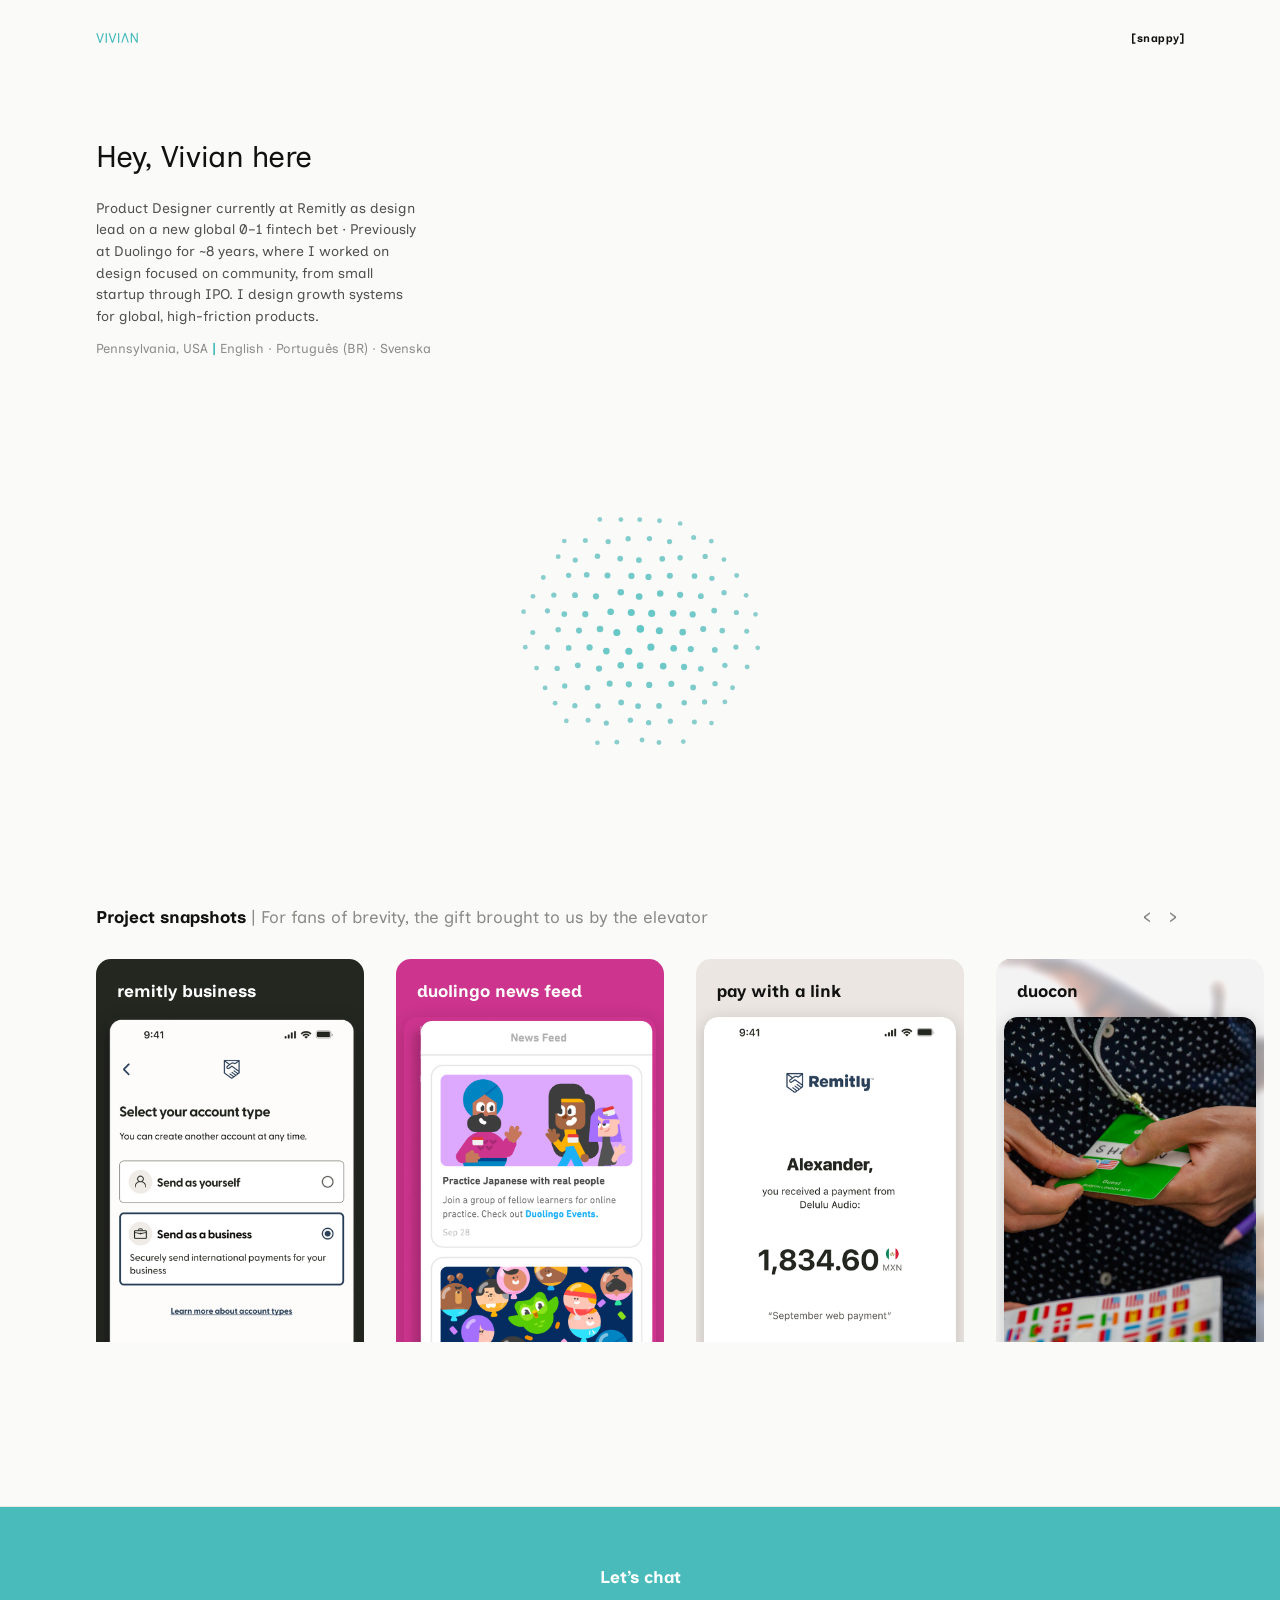
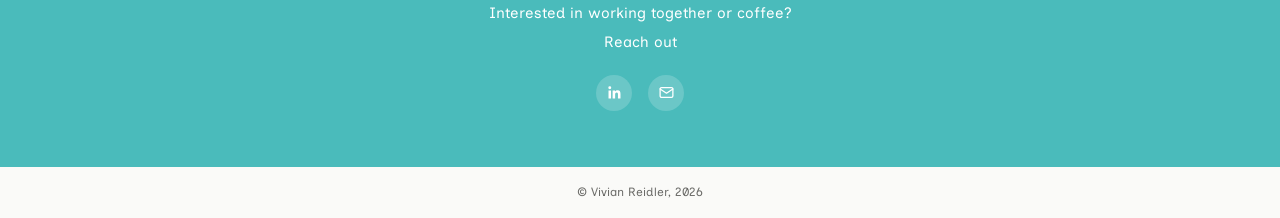
<file: index-classic.html>
<!DOCTYPE html>
<html lang="en">
<head>
<meta charset="UTF-8">
<meta name="viewport" content="width=device-width, initial-scale=1.0">
<title>Vivian Reidler — Product Designer</title>
<meta name="description" content="Vivian Reidler — Product Designer. Growth systems for global, high-friction products. Duolingo and Remitly.">
<link rel="icon" type="image/png" href="/assets/favicon-32.png">
<link href="https://fonts.googleapis.com/css2?family=Inclusive+Sans:wght@400;500;700&family=Karla:wght@700;800&display=swap" rel="stylesheet">
<link rel="stylesheet" href="/assets/css/style.css">
<link rel="stylesheet" href="/assets/css/home-v2.css">
</head>
<body class="home-v2" data-mood="snappy">

<nav class="v2-nav" id="nav">
  <a href="/" class="v2-logo" aria-label="Vivian — home">
    <svg class="v2-logo-img" aria-hidden="true" focusable="false" viewBox="0 0 114 53" fill="none" xmlns="http://www.w3.org/2000/svg">
    <path d="M4.30114 14.7275L10.8296 34.1594H10.9449L17.3582 14.7275C17.627 13.8442 18.203 13.3834 18.9711 13.3834C19.9312 13.3834 20.6224 14.0747 20.6224 14.9963C20.6224 15.2267 20.584 15.4956 20.4688 15.8412L12.9034 37.9229C12.4042 39.3054 11.8665 39.8815 10.7912 39.8815C9.75436 39.8815 9.17832 39.3054 8.71748 37.9229L1.15209 15.8412C1.03688 15.4956 0.998478 15.2267 0.998478 14.9963C0.998478 14.0747 1.68973 13.3834 2.64981 13.3834C3.45627 13.3834 3.99391 13.8442 4.30114 14.7275Z" fill="currentColor"/>
    <path d="M37.0599 14.7275L43.5884 34.1594H43.7036L50.1169 14.7275C50.3858 13.8442 50.9618 13.3834 51.7299 13.3834C52.6899 13.3834 53.3812 14.0747 53.3812 14.9963C53.3812 15.2267 53.3428 15.4956 53.2276 15.8412L45.6622 37.9229C45.163 39.3054 44.6253 39.8815 43.55 39.8815C42.5131 39.8815 41.9371 39.3054 41.4763 37.9229L33.9109 15.8412C33.7957 15.4956 33.7573 15.2267 33.7573 14.9963C33.7573 14.0747 34.4485 13.3834 35.4086 13.3834C36.2151 13.3834 36.7527 13.8442 37.0599 14.7275Z" fill="currentColor"/>
    <path d="M83.4918 37.9619L76.9633 18.53L76.8481 18.53L70.4348 37.9619C70.166 38.8452 69.5899 39.3061 68.8219 39.3061C67.8618 39.3061 67.1706 38.6148 67.1706 37.6931C67.1706 37.4627 67.209 37.1939 67.3242 36.8483L74.8896 14.7665C75.3888 13.384 75.9264 12.808 77.0017 12.808C78.0386 12.808 78.6147 13.384 79.0755 14.7665L86.6409 36.8483C86.7561 37.1939 86.7945 37.4627 86.7945 37.6931C86.7945 38.6148 86.1032 39.3061 85.1432 39.3061C84.3367 39.3061 83.7991 38.8452 83.4918 37.9619Z" fill="currentColor"/>
    <path d="M110.774 14.5361L110.774 37.2323C110.774 38.4996 110.083 39.3061 108.892 39.3061C107.894 39.3061 107.241 38.6532 106.588 37.5395L95.4514 19.1445L95.2977 19.1445L95.2977 37.5779C95.2977 38.6532 94.6449 39.3061 93.7232 39.3061C92.7631 39.3061 92.1103 38.6532 92.1103 37.5779L92.1103 14.8817C92.1103 13.6144 92.8015 12.808 93.992 12.808C94.9905 12.808 95.6818 13.4608 96.3346 14.5745L107.471 32.8927L107.587 32.8927L107.587 14.5361C107.587 13.4608 108.24 12.808 109.161 12.808C110.121 12.808 110.774 13.4608 110.774 14.5361Z" fill="currentColor"/>
    <path d="M25.5017 38.0381V15.2267C25.5017 14.0747 26.193 13.3834 27.2299 13.3834C28.2283 13.3834 28.9196 14.0747 28.9196 15.2267V38.0381C28.9196 39.1902 28.2283 39.8815 27.2299 39.8815C26.193 39.8815 25.5017 39.1902 25.5017 38.0381Z" fill="currentColor"/>
    <path d="M58.2605 38.0381V15.2267C58.2605 14.0747 58.9518 13.3834 59.9887 13.3834C60.9871 13.3834 61.6784 14.0747 61.6784 15.2267V38.0381C61.6784 39.1902 60.9871 39.8815 59.9887 39.8815C58.9518 39.8815 58.2605 39.1902 58.2605 38.0381Z" fill="currentColor"/>
  </svg>
  </a>
  <div class="v2-nav-links">
    <button class="v2-mood-cycle" id="moodCycle" type="button" aria-label="Cycle mood, currently snappy">[snappy]</button>
  </div>
</nav>

<section class="v2-hero">
  <h1>Hey, Vivian here</h1>
  <p class="v2-sub">Product Designer currently at Remitly as design lead on a new global 0&ndash;1 fintech bet &middot; Previously at Duolingo for ~8 years, where I worked on design focused on community, from small startup through IPO. I design growth systems for global, high-friction products.</p>
  <p class="v2-detail">Pennsylvania, USA <span class="v2-accent-divider">|</span> English &middot; Português (BR) &middot; Svenska</p>
</section>

<!-- Two circle graphics, toggled from the "Zen"/"Snappy" buttons up in the
     nav — "Zen" is a single sand-like ring that ripples when the cursor
     passes through it and slowly settles back, "Snappy" is the
     interactive dot field. Only one is shown at a time. -->
<div class="v2-callout">
  <div class="v2-circle-stage">
    <canvas class="v2-callout-circle" id="zenCircle" data-circle="zen" width="260" height="260" aria-hidden="true"></canvas>
    <canvas class="v2-callout-circle is-active" id="liquidCircle" data-circle="snappy" width="260" height="260" aria-hidden="true"></canvas>
  </div>
</div>

<div class="v2-section-head">
  <p><strong>Project snapshots</strong> <span class="v2-accent-divider">|</span> <span id="moodTagline">I&rsquo;ll be quick.</span></p>
  <div class="v2-scroll-nav">
    <button class="v2-scroll-nav-btn" id="scrollPrev" type="button" aria-label="Scroll work samples left">&lsaquo;</button>
    <button class="v2-scroll-nav-btn" id="scrollNext" type="button" aria-label="Scroll work samples right">&rsaquo;</button>
  </div>
</div>

<div class="v2-scroll-wrap">
  <div class="v2-card-row">

    <div class="v2-card remitly" tabindex="0" role="button" aria-expanded="false">
      <div class="v2-card-main">
        <p class="v2-card-title">remitly business</p>
        <p class="v2-card-desc" id="desc-remitly-business">Hidden web experiment to a core company bet, serving 25K+ small businesses and growing. &gt;</p>
        <div class="v2-card-shot"><img src="/assets/images/home-v2/remitly-shot.png" alt="Remitly business account type screen"></div>
      </div>
      <div class="v2-card-expand">
        <button class="v2-card-close" aria-label="Collapse">&times;</button>
        <div class="v2-stat"><span class="v2-stat-num">25,000+</span><span class="v2-stat-label">active businesses<span class="v2-stat-project">Remitly Business overall</span></span></div>
        <div class="v2-stat"><span class="v2-stat-num">~2&times;</span><span class="v2-stat-label">business activation, with risk controls on<span class="v2-stat-project">Sole prop onboarding redesign</span></span></div>
        <div class="v2-stat"><span class="v2-stat-num">+10%</span><span class="v2-stat-label">business sign-ups<span class="v2-stat-project">Personal vs. business fork</span></span></div>
        <div class="v2-stat"><span class="v2-stat-num">&minus;33%</span><span class="v2-stat-label">accidental business registrations<span class="v2-stat-project">Switchback</span></span></div>
      </div>
    </div>

    <div class="v2-card newsfeed" tabindex="0" role="button" aria-expanded="false">
      <div class="v2-card-main">
        <p class="v2-card-title">duolingo news feed</p>
        <p class="v2-card-desc" id="desc-duolingo-news-feed">Launched a new tab connecting 500M learners to each other. It made a big splash. &gt;</p>
        <div class="v2-card-shot"><img src="/assets/images/home-v2/newsfeed-shot.png" alt="Duolingo News Feed screen"></div>
      </div>
      <div class="v2-card-expand">
        <button class="v2-card-close" aria-label="Collapse">&times;</button>
        <div class="v2-stat"><span class="v2-stat-num">+88%</span><span class="v2-stat-label">UPVs to the Duolingo Blog</span></div>
        <div class="v2-stat"><span class="v2-stat-num">+4,500</span><span class="v2-stat-label">beta tester sign-ups (+800%)</span></div>
        <div class="v2-stat"><span class="v2-stat-num">&gt;500</span><span class="v2-stat-label">Event Host applications in 10 days</span></div>
      </div>
    </div>

    <div class="v2-card paylink on-light" tabindex="0" role="button" aria-expanded="false">
      <div class="v2-card-main">
        <p class="v2-card-title">pay with a link</p>
        <p class="v2-card-desc" id="desc-pay-with-a-link">Pay contractors abroad without asking for bank details. A family product, rebuilt for business. &gt;</p>
        <div class="v2-card-shot"><img src="/assets/images/home-v2/paylink-shot.png" alt="Pay with a link payment screen"></div>
      </div>
      <div class="v2-card-expand">
        <button class="v2-card-close" aria-label="Collapse">&times;</button>
        <p class="v2-card-soon">Case study coming soon.</p>
      </div>
    </div>

    <div class="v2-card duocon" tabindex="0" role="button" aria-expanded="false">
      <div class="v2-card-main">
        <p class="v2-card-title">duocon</p>
        <p class="v2-card-desc" id="desc-duocon">Co-created and branded Duolingo&rsquo;s first live event. Also added a word to High Valyrian. &gt;</p>
        <div class="v2-card-shot"><img src="/assets/images/home-v2/duocon-shot.png" alt="Duocon badge detail"></div>
      </div>
      <div class="v2-card-expand">
        <button class="v2-card-close" aria-label="Collapse">&times;</button>
        <div class="v2-stat"><span class="v2-stat-num">~105%</span><span class="v2-stat-label">attendance, events "sold out"</span></div>
        <div class="v2-stat"><span class="v2-stat-num">90%</span><span class="v2-stat-label">rated the event 8/10+</span></div>
        <div class="v2-stat"><span class="v2-stat-num">+160K</span><span class="v2-stat-label">estimated viewers</span></div>
      </div>
    </div>

    <div class="v2-card streak" tabindex="0" role="button" aria-expanded="false">
      <div class="v2-card-main">
        <p class="v2-card-title">duolingo streak society</p>
        <p class="v2-card-desc" id="desc-duolingo-streak-society">An exclusive club for Duolingo&rsquo;s most obsessive learners. &gt;</p>
        <div class="v2-card-shot"><img src="/assets/images/home-v2/streak-shot.png" alt="Streak Society welcome screen"></div>
      </div>
      <div class="v2-card-expand">
        <button class="v2-card-close" aria-label="Collapse">&times;</button>
        <div class="v2-stat"><span class="v2-stat-num">+146%</span><span class="v2-stat-label">lift in Plus purchases, New Year's</span></div>
        <div class="v2-stat"><span class="v2-stat-num">+3.15%</span><span class="v2-stat-label">lift in Plus subscriber DAUs</span></div>
        <div class="v2-stat"><span class="v2-stat-num">+7.2%</span><span class="v2-stat-label">DAUs with 15+ minutes use</span></div>
        <div class="v2-stat"><span class="v2-stat-num">~60K</span><span class="v2-stat-label">daily taps on the home CTA</span></div>
      </div>
    </div>

  </div>
</div>

<!-- Random nuggets — hidden for now, coming back later.
<p class="v2-section-head"><strong>Random nuggets</strong> <span>as if you were a friend walking by when I was experimenting</span></p>
<div class="v2-nugget-row">
  <div class="v2-nugget"></div>
  <div class="v2-nugget"></div>
  <div class="v2-nugget dark"></div>
  <div class="v2-nugget"></div>
</div>
-->


<div class="v2-footer-spacer"></div>

<footer class="site-footer">
    <div class="footer-chat">
    <p class="footer-chat-title">Let&rsquo;s chat</p>
    <p class="footer-chat-sub">Interested in working together or coffee?</p>
    <p class="footer-chat-cta">Reach out</p>
    <div class="footer-icons">
      <a href="https://www.linkedin.com/in/reidler/" aria-label="LinkedIn" target="_blank" rel="noopener">
        <svg viewBox="0 0 24 24" fill="currentColor" aria-hidden="true"><path d="M20.447 20.452h-3.554v-5.569c0-1.328-.027-3.037-1.852-3.037-1.853 0-2.136 1.445-2.136 2.939v5.667H9.351V9h3.414v1.561h.046c.477-.9 1.637-1.85 3.37-1.85 3.601 0 4.267 2.37 4.267 5.455v6.286zM5.337 7.433a2.062 2.062 0 1 1 .001-4.124 2.062 2.062 0 0 1-.001 4.124zM7.119 20.452H3.554V9h3.565v11.452z"/></svg>
      </a>
      <a href="mailto:vivianreidler@gmail.com" aria-label="Email">
        <svg viewBox="0 0 24 24" fill="none" stroke="currentColor" stroke-width="1.8" stroke-linecap="round" stroke-linejoin="round" aria-hidden="true"><rect x="3" y="5" width="18" height="14" rx="2"/><path d="M3 7l9 6 9-6"/></svg>
      </a>
    </div>
  </div>
  <div class="footer-bottom-row">
    <span>© Vivian Reidler, 2026</span>
  </div>
</footer>

<script src="/assets/js/home-v2.js"></script>
</body>
</html>
</file>
<file: assets/css/style.css>
/* ============================================================
   Vivian Reidler — Product Design Portfolio
   Shared stylesheet. Rebuilt from the Webflow source to run as
   a static site (no Webflow runtime).
   ============================================================ */

*, *::before, *::after { box-sizing: border-box; margin: 0; padding: 0; }

:root {
  /* brand */
  --navy: #013048;
  --navy-deep: #01202f;
  --navy-line: rgba(255,255,255,0.14);
  /* The site's one accent color — logo, footer, dividers, the homepage
     circle graphic. home-v2.css's --v2-accent aliases this rather than
     redefining it, so there's a single source of truth. */
  --accent: #4abbbb;
  --accent-zen: #e08a3c;

  /* neutrals */
  --black: #111110;
  --gray-dark: #3a3a38;
  --gray-mid: #6b6b68;
  --gray-light: #a1a1a1;
  --gray-band: #e5e5e5;
  --gray-band-2: #d8dde0;
  --gray-faint: #f4f3f0;
  --white: #fafaf8;

  --radius: 6px;
}

/* Mood system: picking Zen re-points the one accent variable at the zen
   color, so everything built on var(--accent) — logo, footer, dividers,
   nav — follows automatically. Homepage-only today (data-mood is only
   ever set on body.home-v2), so every other page stays teal. */
body[data-mood="zen"] { --accent: var(--accent-zen); }

html { scroll-behavior: smooth; overflow-x: hidden; }

body {
  overflow-x: hidden;
  font-family: Manrope, -apple-system, BlinkMacSystemFont, "Segoe UI", Roboto, Oxygen, Ubuntu, Cantarell, "Open Sans", "Helvetica Neue", sans-serif;
  background: var(--white);
  color: var(--black);
  font-size: 16px;
  line-height: 1.65;
  -webkit-font-smoothing: antialiased;
}

/* Browsers give buttons and form fields their own system font (Arial)
   instead of the page's; make them inherit like everything else. */
button, input, select, textarea { font-family: inherit; }

/* Manrope everywhere; only the hero headlines (home, About, case studies) stay in Crimson Text. */
h1, h2, h3, h4 {
  font-family: Manrope, -apple-system, BlinkMacSystemFont, "Segoe UI", Roboto, Oxygen, Ubuntu, Cantarell, "Open Sans", "Helvetica Neue", sans-serif;
  font-weight: 600;
  letter-spacing: -0.02em;
  color: var(--black);
}

a { color: inherit; }
img { max-width: 100%; display: block; }

.wrap { max-width: 780px; margin: 0 auto; padding: 0 48px; }
.wrap-wide { max-width: 1080px; margin: 0 auto; padding: 0 48px; }

/* ---------------- NAV ---------------- */
nav.site-nav {
  display: flex;
  align-items: center;
  justify-content: space-between;
  padding: 26px 48px;
  position: sticky;
  top: 0;
  background: var(--white);
  z-index: 100;
  border-bottom: 1px solid transparent;
  transition: border-color 0.2s;
}
nav.site-nav.scrolled { border-bottom-color: #e8e8e4; }

/* Logo is an inline SVG (fill="currentColor" on its paths) so it always
   tracks the one accent color via this element's own `color`, instead of
   a separately-recolored raster asset going out of sync with it. */
.nav-logo { display: inline-flex; text-decoration: none; color: var(--accent); }
.nav-logo svg { height: 18px; width: auto; display: block; }
.nav-logo.text-fallback {
  font-family: 'Karla', sans-serif;
  font-weight: 700;
  font-size: 15px;
  letter-spacing: 0.06em;
  text-transform: uppercase;
  color: var(--black);
  text-decoration: none;
}

.nav-links { display: flex; gap: 32px; list-style: none; }
.nav-links a {
  font-size: 13px;
  font-weight: 600;
  letter-spacing: 0.08em;
  text-transform: uppercase;
  color: var(--gray-mid);
  text-decoration: none;
  transition: color 0.15s;
}
.nav-links a:hover, .nav-links a.active { color: var(--black); }

/* ---------------- MOBILE NAV MENU ---------------- */
/* Burger button + dropdown panel, shared by the home and About navs (see
   nav-menu.js). On desktop the button is hidden and the homepage's
   .nav-menu wrapper un-boxes itself, so the links sit in the row as
   normal. The `nav` prefix on the mobile rules out-ranks each page's own
   link styling (draft-serif.css, About's inline <style>), which loads
   after this file. */
.nav-toggle { display: none; }
div.nav-menu { display: contents; }

@media (max-width: 780px) {
  nav .nav-toggle {
    display: inline-block; position: relative; flex-shrink: 0;
    width: 40px; height: 40px; margin-right: -9px; padding: 0;
    background: none; border: none; cursor: pointer; color: var(--black);
    -webkit-tap-highlight-color: transparent;
  }
  nav .nav-toggle:focus { outline: none; }
  nav .nav-toggle:focus-visible { outline: 2px solid var(--accent); outline-offset: 2px; border-radius: 4px; }
  /* Two layers share the button. .nav-toggle-close is the hamburger
     icon (icons/hamburger.svg, tinted to the nav's text color, 24px); the
     burger span is an X drawn as two rounded bars. Opening the menu spins
     the icon away while the X spins in, and closing reverses it. */
  .nav-toggle-close, .nav-toggle-burger {
    position: absolute; top: 50%; left: 50%; width: 24px; height: 24px;
    margin: -12px 0 0 -12px;
    transition: transform 0.45s cubic-bezier(0.65, 0, 0.35, 1), opacity 0.3s ease;
  }
  .nav-toggle-close {
    background: currentColor;
    -webkit-mask: url('../images/icons/hamburger.svg') center / contain no-repeat;
    mask: url('../images/icons/hamburger.svg') center / contain no-repeat;
  }
  .nav-toggle-burger { opacity: 0; transform: rotate(-90deg) scale(0.5); }
  .nav-toggle-burger::before, .nav-toggle-burger::after {
    content: ''; position: absolute; left: 50%; top: 50%;
    width: 18px; height: 2px; margin: -1px 0 0 -9px;
    border-radius: 1px; background: currentColor;
  }
  .nav-toggle-burger::before { transform: rotate(45deg); }
  .nav-toggle-burger::after { transform: rotate(-45deg); }
  .is-menu-open .nav-toggle-close { opacity: 0; transform: rotate(90deg) scale(0.5); }
  .is-menu-open .nav-toggle-burger { opacity: 1; transform: none; }

  /* The panel drops down from under the nav bar, full width. Closed it's
     visibility:hidden (after the fade finishes), which also takes its
     links out of the tab order. */
  nav .nav-menu {
    position: absolute; top: 100%; left: 0; right: 0; z-index: 100;
    display: flex; flex-direction: column; gap: 0; margin: 0; list-style: none;
    /* Side padding matches the nav's own, so the links line up under the logo. */
    padding: 4px 24px 20px; padding-left: inherit; padding-right: inherit;
    background: var(--white); border-bottom: 1px solid #e8e8e4;
    box-shadow: 0 12px 24px -16px rgba(0, 0, 0, 0.18);
    opacity: 0; visibility: hidden; transform: translateY(-10px);
    transition: opacity 0.3s ease, transform 0.4s cubic-bezier(0.65, 0, 0.35, 1), visibility 0s linear 0.4s;
  }
  nav.is-menu-open .nav-menu {
    opacity: 1; visibility: visible; transform: none;
    transition: opacity 0.3s ease, transform 0.4s cubic-bezier(0.65, 0, 0.35, 1), visibility 0s;
  }
  nav .nav-menu a {
    display: block; padding: 12px 0;
    font-size: 20px; font-weight: 400; letter-spacing: normal; text-transform: none;
    color: var(--gray-mid); border-bottom: none;
  }
  nav .nav-menu a.is-active, nav .nav-menu a.active { color: var(--black); }
  /* Each link follows the panel in, a beat apart. */
  nav .nav-menu > * {
    opacity: 0; transform: translateY(-6px);
    transition: opacity 0.25s ease, transform 0.35s cubic-bezier(0.65, 0, 0.35, 1);
  }
  nav.is-menu-open .nav-menu > * { opacity: 1; transform: none; }
  nav.is-menu-open .nav-menu > :nth-child(1) { transition-delay: 0.08s; }
  nav.is-menu-open .nav-menu > :nth-child(2) { transition-delay: 0.14s; }
  nav .nav-menu .nav-desktop-only { display: none; }
}

/* ---------------- FOOTER ---------------- */
footer.site-footer {
  border-top: 1px solid #e8e8e4;
  padding: 0;
}
/* "Let's chat" band — the one accent color as a bold fill, same pattern
   as the homepage work-sample cards. White text/icons, since the accent
   here reads as dark enough for it. */
.footer-chat {
  background: var(--accent); color: #fff; text-align: center;
  padding: 56px 24px;
}
.footer-chat-title { font-size: 17px; font-weight: 700; margin-bottom: 10px; }
.footer-chat-sub, .footer-chat-cta { font-size: 15px; font-weight: 400; color: #fff; }
.footer-chat-sub { margin-bottom: 4px; }
.footer-chat-cta { margin-bottom: 20px; }
.footer-icons { display: flex; justify-content: center; gap: 16px; }
.footer-icons a {
  display: inline-flex; align-items: center; justify-content: center;
  width: 36px; height: 36px; border-radius: 50%;
  background: rgba(255,255,255,0.18); color: #fff;
  transition: background 0.15s ease, transform 0.15s ease;
}
.footer-icons a:hover { background: rgba(255,255,255,0.3); transform: translateY(-2px); }
.footer-icons svg { width: 17px; height: 17px; display: block; }
.footer-bottom-row {
  display: flex; align-items: center; justify-content: center;
  padding: 16px 48px;
}
.footer-bottom-row span { font-size: 12px; color: var(--gray-mid); }
/* Copyright on the left edge of the page's content column, in line with
   the logo above (same 1200px box and 24px inset as the nav). */
.footer-bottom-row.is-left {
  justify-content: flex-start; max-width: 1200px; margin: 0 auto;
  padding-left: 24px; padding-right: 24px; box-sizing: border-box;
}
@media (max-width: 640px) {
  /* footer.site-footer already carries the 24px side padding here. */
  .footer-bottom-row.is-left { padding-left: 0; padding-right: 0; }
}
.footer-links {
  display: flex; justify-content: center; gap: 28px;
  padding-bottom: 20px; margin-bottom: 20px; border-bottom: 1px solid #eeeeea;
  flex-wrap: wrap;
}
.footer-links a {
  font-size: 12px; font-weight: 600; letter-spacing: 0.08em; text-transform: uppercase;
  color: var(--gray-mid); text-decoration: none;
}
.footer-links a:hover { color: var(--black); }
.footer-bottom {
  display: flex; align-items: center; justify-content: space-between;
  flex-wrap: wrap; gap: 10px;
}
.footer-bottom span { font-size: 12px; color: var(--gray-light); }
.footer-bottom a { font-size: 12px; color: var(--gray-mid); text-decoration: none; }
.footer-bottom a:hover { color: var(--black); }
.back-to-top {
  display: block; text-align: center; font-size: 12px; color: var(--gray-light);
  text-decoration: none; padding: 4px 0 24px;
}
.back-to-top:hover { color: var(--black); }

/* ============================================================
   HOMEPAGE
   ============================================================ */
.hero { padding: 64px 48px 52px; max-width: 760px; }
.hero h1 {
  font-size: clamp(36px, 5vw, 52px); line-height: 1.08; margin-bottom: 20px;
}
.hero-sub { font-size: 16px; line-height: 1.65; color: var(--gray-mid); max-width: 560px; margin-bottom: 10px; }
.hero-detail { font-size: 13px; color: var(--gray-light); }

.work-section { padding: 16px 48px 80px; }
.section-label {
  font-size: 11px; font-weight: 700; letter-spacing: 0.14em;
  text-transform: uppercase; color: var(--gray-light); margin-bottom: 24px;
}
.grid { display: grid; grid-template-columns: repeat(2, 1fr); gap: 2px; }

.card {
  position: relative; background: var(--gray-faint); overflow: hidden;
  min-height: 320px; display: flex; flex-direction: column; justify-content: flex-end;
  padding: 28px; text-decoration: none; color: inherit;
}
.card.featured { grid-column: 1 / -1; min-height: 340px; }
.card:hover { filter: brightness(0.98); }
.card-tag {
  font-size: 10px; font-weight: 700; letter-spacing: 0.12em;
  text-transform: uppercase; color: var(--gray-light); margin-bottom: 8px; position: relative; z-index: 2;
}
.card h2 {
  font-size: 24px; line-height: 1.2; margin-bottom: 6px; position: relative; z-index: 2;
}
.card p { font-size: 13px; line-height: 1.5; color: var(--gray-mid); max-width: 440px; position: relative; z-index: 2; }
.card.on-dark .card-tag, .card.on-dark p { color: rgba(255,255,255,0.65); }
.card.on-dark h2 { color: #fff; }
.card-img {
  position: absolute; inset: 0; background-size: cover; background-position: center;
}
.card-img::after {
  content: ''; position: absolute; inset: 0;
  background: linear-gradient(180deg, rgba(0,0,0,0) 40%, rgba(0,0,0,0.55) 100%);
}
.card-soon {
  font-size: 9px; font-weight: 700; letter-spacing: 0.1em; text-transform: uppercase;
  color: var(--gray-light); position: absolute; top: 22px; right: 26px; z-index: 2;
}
.card.on-dark .card-soon { color: rgba(255,255,255,0.55); }

@keyframes fadeUp {
  from { opacity: 0; transform: translateY(14px); }
  to   { opacity: 1; transform: translateY(0); }
}
.hero, .card { animation: fadeUp 0.5s ease both; }
.card:nth-child(1){animation-delay:.05s} .card:nth-child(2){animation-delay:.1s}
.card:nth-child(3){animation-delay:.15s} .card:nth-child(4){animation-delay:.2s}
.card:nth-child(5){animation-delay:.25s}

/* ============================================================
   CASE STUDY PAGES
   ============================================================ */
.cs-hero {
  background: var(--navy); color: #fff; position: relative; overflow: hidden;
  padding: 90px 48px;
}
.cs-hero::before, .cs-hero::after {
  content: ''; position: absolute; width: 500px; height: 500px; border-radius: 50%;
  background: radial-gradient(circle, rgba(255,255,255,0.05) 0%, rgba(255,255,255,0) 70%);
}
.cs-hero::before { top: -200px; left: -100px; }
.cs-hero::after { bottom: -250px; left: 150px; }
.cs-hero-inner {
  max-width: 1080px; margin: 0 auto; display: flex; align-items: center; gap: 56px; position: relative; z-index: 2;
}
.cs-hero-art { flex: 0 0 260px; }
.cs-hero-art img { max-width: 100%; }
.cs-hero-text { flex: 1; min-width: 0; }
.cs-hero h1 { color: #fff; font-size: clamp(30px, 4vw, 42px); margin-bottom: 16px; text-transform: lowercase; }
.cs-hero-sub { font-size: 17px; line-height: 1.6; color: rgba(255,255,255,0.85); max-width: 560px; margin-bottom: 16px; }
.cs-hero-stats { font-size: 13px; color: rgba(255,255,255,0.6); }
.cs-hero-stats a { color: rgba(255,255,255,0.85); text-decoration: underline; }

.cs-section { padding: 64px 0; }
.cs-section.tight { padding: 40px 0; }
.cs-label {
  font-size: 11px; font-weight: 700; letter-spacing: 0.14em; text-transform: uppercase;
  color: var(--gray-light); margin-bottom: 14px;
}
.cs-h2 { font-size: clamp(24px, 3vw, 30px); margin-bottom: 16px; line-height: 1.25; }
.cs-body p { margin-bottom: 18px; color: var(--gray-dark); font-size: 16px; line-height: 1.7; }
.cs-body p:last-child { margin-bottom: 0; }
.cs-body strong { color: var(--black); }
.cs-subhead { font-size: 18px; font-weight: 700; color: var(--gray-mid); margin: 8px 0 14px; font-family: 'Karla', sans-serif; }

.cs-role-meta { font-size: 13px; color: var(--gray-light); margin-bottom: 16px; }

/* dark inset callout box (e.g. "what we are solving") */
.cs-callout {
  background: var(--navy); color: #fff; border-radius: 10px;
  padding: 48px; margin: 8px 0;
}
.cs-callout .cs-label { color: rgba(255,255,255,0.45); }
.cs-callout h3 { color: #fff; font-size: 22px; margin-bottom: 14px; line-height: 1.3; }
.cs-callout p { color: rgba(255,255,255,0.8); font-size: 15px; }

/* two-column text + image */
.cs-split { display: flex; gap: 48px; align-items: center; margin: 8px 0; }
.cs-split.reverse { flex-direction: row-reverse; }
.cs-split-text { flex: 1; min-width: 0; }
.cs-split-img { flex: 0 0 42%; }
.cs-split-img img { border-radius: var(--radius); }
@media (max-width: 800px) {
  .cs-split, .cs-split.reverse { flex-direction: column; }
  .cs-split-img { flex-basis: auto; width: 100%; }
}

/* single full-bleed (within column) image + caption */
figure.cs-figure { margin: 28px 0; }
figure.cs-figure img { border-radius: var(--radius); width: 100%; }
figure.cs-figure figcaption {
  font-size: 13px; color: var(--gray-light); margin-top: 10px; line-height: 1.5;
}

/* light-gray full-bleed band for grouped iteration screenshots */
.cs-band {
  background: var(--gray-band); width: 100vw; position: relative;
  left: 50%; right: 50%; margin-left: -50vw; margin-right: -50vw;
  padding: 56px 48px;
}
.cs-band-inner { max-width: 1080px; margin: 0 auto; }
.cs-band-title {
  background: #d3d3d3; border-radius: 10px; padding: 20px 32px; text-align: center;
  font-weight: 700; font-size: 16px; margin-bottom: 36px; color: var(--black);
}
.cs-band-grid {
  display: grid; grid-template-columns: repeat(auto-fit, minmax(210px, 1fr)); gap: 20px;
  margin-bottom: 24px;
}
.cs-band-grid img { border-radius: 4px; border: 1px solid rgba(0,0,0,0.06); background: #fff; }
.cs-band-grid.cols-2 { grid-template-columns: repeat(2, 1fr); }
.cs-band-grid.cols-3 { grid-template-columns: repeat(3, 1fr); }
.cs-band p.cs-band-caption {
  font-size: 13px; color: var(--gray-mid); max-width: 780px; margin: 0 auto; line-height: 1.6;
}

/* full-width single image (not banded) */
.cs-fullimg { margin: 32px 0; }
.cs-fullimg img { width: 100%; border-radius: var(--radius); }
.cs-fullimg figcaption { font-size: 13px; color: var(--gray-light); margin-top: 10px; }

/* mini carousel */
.cs-carousel { border: 1px solid #e8e8e4; border-radius: 8px; overflow: hidden; margin: 28px 0 12px; }
.cs-carousel-track { display: flex; overflow-x: auto; scroll-snap-type: x mandatory; -webkit-overflow-scrolling: touch; }
.cs-carousel-track img { scroll-snap-align: start; flex: 0 0 100%; }
.cs-carousel-dots { display: flex; justify-content: center; gap: 8px; padding: 14px 0 26px; }
.cs-carousel-dots span { width: 7px; height: 7px; border-radius: 50%; background: #c9c9c5; }

/* quote */
blockquote.cs-quote {
  border-left: 3px solid var(--navy); padding: 4px 0 4px 24px; margin: 28px 0;
  font-size: 16px; font-style: italic; color: var(--gray-dark); line-height: 1.7;
}
blockquote.cs-quote cite {
  display: block; font-style: normal; font-size: 13px; color: var(--gray-light);
  margin-top: 10px; letter-spacing: 0.02em;
}

/* results stat grid */
.cs-results { background: var(--navy); color: #fff; padding: 72px 48px; margin-top: 32px; }
.cs-results-inner { max-width: 1080px; margin: 0 auto; }
.cs-results h3 { color: #fff; font-size: 24px; max-width: 640px; margin-bottom: 40px; }
.stat-grid { display: grid; grid-template-columns: repeat(auto-fit, minmax(180px, 1fr)); gap: 32px 24px; }
.stat-num { font-family: 'Karla', sans-serif; font-weight: 700; font-size: 34px; color: #fff; margin-bottom: 8px; }
.stat-label { font-size: 13px; color: rgba(255,255,255,0.65); line-height: 1.5; }

/* bottom quick-nav to other case studies */
.more-work { padding: 56px 48px 0; }
.more-work-inner { max-width: 780px; margin: 0 auto; }
.more-work-label { font-size: 11px; font-weight: 700; letter-spacing: 0.14em; text-transform: uppercase; color: var(--gray-light); margin-bottom: 16px; }
.more-work-links { display: flex; gap: 24px; flex-wrap: wrap; }
.more-work-links a {
  font-family: 'Karla', sans-serif; font-weight: 700; font-size: 18px; text-decoration: none; color: var(--black);
  border-bottom: 2px solid var(--gray-band); padding-bottom: 2px; transition: border-color 0.15s;
}
.more-work-links a:hover { border-color: var(--black); }

/* ============================================================
   ABOUT PAGE
   ============================================================ */
.about-hero { padding: 64px 48px 8px; max-width: 780px; margin: 0 auto; }
.about-body { padding: 8px 48px 24px; max-width: 780px; margin: 0 auto; display: flex; gap: 48px; }
.about-text { flex: 1; min-width: 0; }
.about-text p { margin-bottom: 18px; color: var(--gray-dark); font-size: 16px; line-height: 1.75; }
.about-portrait { flex: 0 0 260px; }
.about-portrait img { border-radius: 10px; width: 100%; }
@media (max-width: 760px) {
  .about-body { flex-direction: column-reverse; }
  .about-portrait { flex-basis: auto; max-width: 260px; }
}

.about-meta { padding: 24px 48px 80px; max-width: 780px; margin: 0 auto; }
.about-meta-row {
  display: flex; gap: 56px; flex-wrap: wrap; padding: 28px 0; border-top: 1px solid #eeeeea;
}
.about-meta-col h4 {
  font-size: 11px; font-weight: 700; letter-spacing: 0.12em; text-transform: uppercase;
  color: var(--gray-light); margin-bottom: 10px;
}
.about-meta-col a.email-link {
  font-family: 'Karla', sans-serif; font-size: 18px; font-weight: 700; text-decoration: none; color: var(--black);
}
.about-meta-col a.resume-link {
  display: inline-block; font-size: 14px; font-weight: 600; color: var(--black);
  text-decoration: none; border: 1px solid #ddd; border-radius: 20px; padding: 8px 18px; margin-top: 2px;
}
.about-meta-col a.resume-link:hover { border-color: var(--black); }
.lang-list { list-style: none; display: flex; flex-direction: column; gap: 8px; }
.lang-list li { display: flex; align-items: center; gap: 8px; font-size: 15px; }
.lang-list img { width: 20px; height: 20px; border-radius: 50%; object-fit: cover; }

/* ============================================================
   RESPONSIVE
   ============================================================ */
@media (max-width: 640px) {
  nav.site-nav, .hero, .work-section, .about-hero, .about-body, .about-meta,
  .cs-hero-inner, footer.site-footer, .more-work { padding-left: 24px; padding-right: 24px; }
  /* footer.site-footer's own side padding above (for .footer-bottom-row's
     text) would otherwise inset .footer-chat too, since it's a plain
     block filling its parent's content box — pull it back out to the
     true edges so the accent-color fill bleeds fully, while its own
     56px/24px padding keeps the text/icons inset same as before. */
  .footer-chat { margin-left: -24px; margin-right: -24px; }
  .grid { grid-template-columns: 1fr; }
  .cs-hero { padding: 56px 24px; }
  .cs-hero-inner { flex-direction: column; text-align: left; gap: 28px; }
  .cs-hero-art { flex-basis: auto; width: 160px; }
  .cs-band { padding: 40px 24px; }
  .cs-results { padding: 48px 24px; }
  .wrap, .wrap-wide { padding: 0 24px; }
}

/* ---------------- ABOUT: MOVING HIGHLIGHT ----------------
   One phrase per paragraph is wrapped in span.hl; about-highlight.js
   keeps the one in the paragraph at the reading line switched on. It
   sweeps in left to right like a highlighter pen and wipes out the same
   way when the next one takes over. The color is the current accent
   (teal in Snappy, orange in Zen) at a low opacity. Slice (the default
   box-decoration-break) makes a phrase that wraps onto several lines
   fill line after line, rather than every line at once. */
.about-text .hl {
  --hl: rgba(74, 187, 187, 0.3);
  background-image: linear-gradient(var(--hl), var(--hl));
  background-repeat: no-repeat;
  /* Off: collapsed against the right end, so shrinking wipes the left
     side away first. On: anchored left, so growing sweeps from the left.
     Only the size is transitioned, so the anchor flips unseen. */
  background-position: 100% 0; background-size: 0% 100%;
  padding: 0.04em 0.14em; margin: 0 -0.14em; border-radius: 3px;
  transition: background-size 0.9s cubic-bezier(0.65, 0, 0.35, 1);
}
body[data-mood="zen"] .about-text .hl { --hl: rgba(224, 138, 60, 0.3); }
@supports (color: color-mix(in srgb, red 30%, transparent)) {
  .about-text .hl, body[data-mood="zen"] .about-text .hl { --hl: color-mix(in srgb, var(--accent) 30%, transparent); }
}
.about-text .hl.is-on { background-position: 0 0; background-size: 100% 100%; }
@media (prefers-reduced-motion: reduce) { .about-text .hl { transition: none; } }
</file>
<file: assets/css/home-v2.css>
/* ============================================================
   Homepage v2 — "keep it snappy" direction, from Figma
   (Portfolio 3 – Simplified, frame "MacBook Pro 16" - 13",
   node 1629:17200 for the work-samples row — pulled via
   Figma MCP design context, so colors/sizes/copy below are
   taken directly from the file, not eyeballed.)
   Isolated from style.css so the case-study pages are untouched
   while we iterate on just the homepage.
   ============================================================ */

:root {
  --v2-peach: #fbe8cf;
  --v2-black: #111110;
  --v2-gray: #8a8a86;
  --v2-gray-light: #b6b6b2;
  --v2-border: #ececea;
  /* The site's one accent color lives in style.css as --accent (loaded
     on every page) and is used directly here, not re-aliased — an
     alias declared on :root would freeze at :root's own --accent and
     never see the body[data-mood="zen"] override in style.css, since
     custom-property resolution happens per declaring element. */

  /* exact card background colors from Figma */
  --v2-remitly: #242620;
  --v2-newsfeed: #cc348d;
  --v2-paylink-bg: #ebe6e1;
  --v2-streak: #5f7d8b;
}

/* Mode type: Snappy tightens, Zen loosens, same typeface either way.
   NOT applied right now: the hero headline and the card teasers use
   Snappy's values in both moods (see .d-headline and .v2-card-desc), so
   the two moods look identical apart from color and the circle. Point
   those rules back at these variables to bring the difference back.
   Weight is applied to the teasers only — the headline's Crimson Text
   only ships 400 and 600 here, and 600 at headline size is a much
   heavier jump than "tighten" is asking for. */
body[data-mood="snappy"] {
  --mode-line-height: 1.28;
  --mode-letter-spacing: -0.015em;
  --mode-weight: 500;
}
body[data-mood="zen"] {
  --mode-line-height: 1.5;
  --mode-letter-spacing: 0.005em;
  --mode-weight: 400;
}

body.home-v2 { font-family: 'Inclusive Sans', -apple-system, BlinkMacSystemFont, sans-serif; }

/* ---------- NAV ---------- */
.v2-nav {
  display: flex; align-items: center; justify-content: space-between;
  /* Same max-width + centering + padding recipe as .v2-hero /
     .v2-section-head / .v2-scroll-wrap below — without it, on any
     viewport wider than 1600px + padding, the nav's flat 96px padding
     sits left of where those max-width:1600px boxes actually start
     (they center with extra margin beyond their own padding), so the
     logo reads as misaligned against everything below it. */
  max-width: 1600px; margin: 0 auto; padding: 28px 96px; box-sizing: border-box;
  position: sticky; top: 0; background: var(--white); z-index: 100;
}
/* Logo is an inline SVG (fill="currentColor" on its paths) so it always
   tracks the one accent color via this element's own `color`. */
.v2-logo { display: inline-flex; text-decoration: none; color: var(--accent); }
.v2-logo-img { height: 20px; width: auto; display: block; }
.v2-nav-links { display: flex; gap: 28px; list-style: none; }
.v2-nav-links a { text-decoration: none; }
/* Single mood control now — lowercase, in brackets like a live variable
   value, rather than a two-button tablist. Click cycles to the next
   mood (see the JS MOOD_ORDER list). */
.v2-mood-cycle {
  font-size: 11px; font-weight: 700; letter-spacing: 0.04em;
  color: var(--v2-black); transition: color 0.15s;
  background: none; border: none; padding: 0; cursor: pointer; font-family: inherit;
}
.v2-mood-cycle:hover { color: var(--accent); }

/* ---------- HERO ---------- */
.v2-hero { text-align: left; padding: 56px 96px 0; max-width: 1600px; margin: 0 auto; box-sizing: border-box; }
.v2-hero h1 {
  font-family: 'Inclusive Sans', sans-serif; font-weight: 400; font-size: clamp(22px, 2.6vw, 30px);
  color: var(--v2-black); margin-bottom: 16px; letter-spacing: -0.01em;
}
.v2-hero p.v2-sub { font-size: 14px; line-height: 1.55; color: #505050; margin-bottom: 6px; width: 30%; min-width: 280px; }
.v2-hero p.v2-detail { font-size: 13px; color: #8c8c8c; margin-top: 10px; }
.v2-accent-divider { color: var(--accent); font-weight: 700; }

/* ---------- CALLOUT CIRCLE(S) ---------- */
.v2-callout {
  /* 142px top/bottom — this and .v2-section-head's margin-top are set to
     the same value so the circle sits centered in the whitespace between
     the hero text and "Some project samples", instead of hugging the
     hero (64px above it, 220px below it, before this fix). */
  max-width: 1600px; margin: 142px auto 0; padding: 0 96px;
  display: flex; justify-content: center; position: relative;
  box-sizing: border-box;
  /* Dragging the dot circle was catching nearby text as a selection,
     which shows a blinking text caret/highlight — this area isn't
     meant to be selectable text anyway. */
  -webkit-user-select: none; user-select: none; cursor: default;
}
/* Both graphics stack in the same spot; only the active one is visible —
   toggled from the Zen/Snappy buttons up in the nav. */
.v2-circle-stage { position: relative; width: 260px; height: 260px; }
.v2-circle-stage .v2-ring3d,
.v2-circle-stage .v2-callout-circle {
  position: absolute; top: 0; left: 0;
  opacity: 0; pointer-events: none;
  transition: opacity 0.4s ease;
}
.v2-circle-stage .v2-ring3d.is-active,
.v2-circle-stage .v2-callout-circle.is-active {
  opacity: 1; pointer-events: auto;
}
.v2-callout-circle {
  /* No fill/gradient behind it on purpose — just the dots themselves.
     `color` isn't used for rendering here — the zen canvas reads it back
     via getComputedStyle so its grains always track --accent, even
     though canvas fillStyle can't reference a CSS variable directly. */
  width: 260px; height: 260px; border-radius: 50%; overflow: hidden;
  background: transparent; color: var(--accent);
  display: block; cursor: pointer;
  /* Without this, a touch-drag on the circle also pans the page underneath
     it — the browser's default touch behavior competes with the canvas's
     own touchmove handling for the same gesture. This tells the browser
     not to reserve the gesture for scrolling here at all. */
  touch-action: none;
}

/* --- 3D tilt ring graphic. A cluster of thin circles that spins slowly
   on its own (CSS keyframe on the inner .v2-ring3d-spin layer) while the
   outer .v2-ring3d-stage tilts in 3D toward the cursor (JS-set
   rotateX/rotateY) — two independent transforms on two different
   elements, so they compose instead of fighting each other. */
.v2-ring3d { width: 260px; height: 260px; perspective: 700px; }
.v2-ring3d-stage {
  width: 100%; height: 100%; position: relative;
  transform-style: preserve-3d;
  transition: transform 0.5s var(--liquid-ease, cubic-bezier(.22,1.12,.36,1));
}
.v2-ring3d-spin {
  position: absolute; inset: 0;
  transform-style: preserve-3d;
  animation: v2-ring-spin 16s linear infinite;
}
@keyframes v2-ring-spin {
  from { transform: rotateZ(0deg); }
  to { transform: rotateZ(360deg); }
}
.v2-ring {
  position: absolute; inset: 0; border-radius: 50%;
  border: 1.5px solid var(--accent);
}
.v2-ring-a { transform: translate3d(-4%, -3%, 30px) scale(0.9); opacity: 0.9; }
.v2-ring-b { transform: translate3d(3%, 5%, 0) scale(1); opacity: 0.65; }
.v2-ring-c { transform: translate3d(7%, -6%, -30px) scale(0.78); opacity: 0.45; }

/* ---------- SECTION LABEL ROW ---------- */
/* .v2-section-head and .v2-scroll-wrap share the identical max-width +
   centering + padding recipe below, so their left edges always line up —
   and on screens wider than the max-width, the whole block centers as one
   unit (whitespace grows symmetrically) instead of either one staying
   pinned to the raw viewport edge. */
.v2-section-head {
  max-width: 1600px; margin: 142px auto 24px; padding: 0 96px; font-size: 17px; box-sizing: border-box;
  display: flex; align-items: baseline; justify-content: space-between; gap: 16px;
}
.v2-section-head p { margin: 0; }
.v2-section-head strong { font-weight: 700; color: var(--v2-black); }
.v2-section-head span { color: var(--v2-gray); font-weight: 400; }
/* Prev/next controls for the row, pushed to the row's right edge by the
   space-between above — static (no animation), same quiet glyph-button
   treatment as .v2-card-close: no fill/border, just the character
   itself, dimmed until hover. */
.v2-scroll-nav { display: flex; flex: 0 0 auto; }
.v2-scroll-nav-btn {
  display: inline-flex; align-items: center; justify-content: center;
  width: 22px; height: 22px; margin-left: 4px;
  background: none; border: none; padding: 0;
  font-size: 20px; line-height: 1; color: var(--v2-black); opacity: 0.5; cursor: pointer;
  transition: opacity 0.2s ease;
}
.v2-scroll-nav-btn:hover { opacity: 1; color: var(--accent); }

/* ---------- WORK SAMPLES: horizontal scroll row ---------- */
.v2-scroll-wrap { max-width: 1600px; margin: 0 auto; padding: 0 0 24px; }
.v2-card-row {
  display: flex; gap: 32px; align-items: flex-start;
  overflow-x: auto;
  /* Explicit, not left to default — with only overflow-x set, the spec
     computes overflow-y as auto too, quietly making this a *vertical*
     scroll container as well. On touch that let a finger swipe meant for
     the page get captured as an internal scroll of the row instead,
     cropping an open card's top edge against its own clipped box. This
     row only ever scrolls horizontally (via the drag/touch handling in
     home-v2.js) — vertical gestures should always fall through to the
     page. */
  overflow-y: hidden;
  /* No scroll-snap: combined with padding on a scroll container, Chrome's
     snap-on-load can set the initial scrollLeft to the padding amount,
     which visually eats the left inset. Dragging works fine without it. */
  padding: 4px 96px 20px;
  -webkit-overflow-scrolling: touch;
  cursor: grab;
  /* No visible scrollbar, ever — this row scrolls by dragging (see home-v2.js)
     or touch/trackpad, never a scrollbar the user drags. */
  scrollbar-width: none;
}
.v2-card-row::-webkit-scrollbar { display: none; }
.v2-card-row.dragging { cursor: grabbing; user-select: none; }
.v2-card-row.dragging .v2-card { pointer-events: none; }

/* Shared "liquid" easing: fast start, long satisfying settle with a
   whisper of overshoot at the end — used everywhere something opens,
   grows, or rises, so the whole card feels like one coherent material. */
:root {
  --liquid-ease: cubic-bezier(.22, 1.12, .36, 1);
  /* Same family, but never exceeds 1 — for the bottom-anchored, masked
     image reveal specifically. The overshoot above is great for width/
     panel motion, but on a clipped bottom-anchored image it means the
     image briefly rises past its resting spot and reveals card
     background beneath it. This curve settles at exactly translateY(0),
     never past it. */
  --liquid-ease-image: cubic-bezier(.16, 1, .3, 1);
  --liquid-duration: 0.7s;
  /* One source of truth for a resting card's footprint — the mobile
     block further down re-points these, and home-v2.js reads
     --v2-card-h back to know what height to collapse an accordion card
     to, so the two can't drift apart. */
  --v2-card-w: 268px;
  --v2-card-h: 383px;
}

.v2-card {
  flex: 0 0 auto; width: var(--v2-card-w); height: var(--v2-card-h);
  border-radius: 15px 15px 0 0; overflow: hidden; position: relative;
  text-decoration: none; color: inherit; cursor: pointer;
  display: flex; flex-direction: row; align-items: stretch;
  box-shadow: 0 0 0 rgba(0,0,0,0);
  transition: width var(--liquid-duration) var(--liquid-ease), box-shadow var(--liquid-duration) ease;
  /* Clicking to toggle expand was starting a text selection on the title/
     description, which some browsers render as a blinking text caret.
     These cards aren't text content to select, so disable it outright. */
  -webkit-user-select: none; user-select: none;
}
.v2-card:focus { outline: none; }
/* Same color as the card's own divider line (see .v2-card-expand's
   border-left and .v2-card-divider) rather than a bright white ring,
   which read as an off-palette border on the light cards. */
.v2-card:focus-visible { outline: 2px solid rgba(255,255,255,0.18); outline-offset: -2px; }
.v2-card.on-light:focus-visible,
.v2-card.duocon:focus-visible { outline-color: rgba(0,0,0,0.12); }
/* A soft lift once open — reads as the card actually rising off the row
   rather than just changing size, on top of whichever direction (wider,
   or taller for the mobile accordion) it's actually growing in. */
.v2-card.is-open { box-shadow: 0 18px 40px rgba(0,0,0,0.16); }
.v2-card.is-open { width: 688px; }

.v2-card-main {
  flex: 0 0 268px; width: 268px; height: 100%;
  display: flex; flex-direction: column;
  position: relative;
}

.v2-card-title {
  font-weight: 700; font-size: 17px; color: #fff;
  padding: 18px 21px 0;
  position: relative; z-index: 3;
}
.v2-card-desc {
  /* The screenshot sits on top of this at rest and fully hides it — not
     dimmed-through, actually covered — so it doesn't need its own
     position in the flex column; it's overlaid absolutely, starting
     right under the title. On hover the image slides down (see
     .v2-card-shot below) and this simply brightens to full opacity in
     the gap it leaves, rather than moving itself. */
  /* Weight 500, not 400 — plain regular white-on-color was hard to read;
     600 turned out too heavy, especially on the on-light (dark-text)
     cards. 500 needs Inclusive Sans' medium weight loaded in index.html. */
  /* Same in every mood for now (Snappy's values); the per-mode variables
     up top can drive these again later. */
  font-weight: 500; font-size: 13px;
  line-height: calc(1.28 * 1.42);
  letter-spacing: -0.015em;
  color: #fff;
  position: absolute; top: 60px; left: 0; right: 0; z-index: 1;
  padding: 0 23px;
  opacity: 0.4;
  transition: opacity 1s var(--liquid-ease-image);
}
.v2-card.on-light .v2-card-title,
.v2-card.on-light .v2-card-desc { color: var(--v2-black); }
/* Trailing arrow — a dedicated element (not literal ">" text baked into
   the teaser) so it can be independently styled/rotated for the mobile
   accordion below, without the mood cycle's text-fade update ever
   touching or clobbering it. A proper arrow (shaft + head), not a bare
   chevron, which still read as the ">" character it replaced. Drawn as
   a mask filled with currentColor so it recolors itself correctly on
   the on-light cards. */
.v2-card-arrow {
  display: inline-block; width: 13px; height: 13px; margin-left: 5px;
  vertical-align: -2px;
  background-color: currentColor;
  -webkit-mask: url("data:image/svg+xml,%3Csvg xmlns='http://www.w3.org/2000/svg' viewBox='0 0 24 24' fill='none' stroke='%23000' stroke-width='2.25' stroke-linecap='round' stroke-linejoin='round'%3E%3Cpath d='M4 12h15M12.5 5.5L19 12l-6.5 6.5'/%3E%3C/svg%3E") center / contain no-repeat;
  mask: url("data:image/svg+xml,%3Csvg xmlns='http://www.w3.org/2000/svg' viewBox='0 0 24 24' fill='none' stroke='%23000' stroke-width='2.25' stroke-linecap='round' stroke-linejoin='round'%3E%3Cpath d='M4 12h15M12.5 5.5L19 12l-6.5 6.5'/%3E%3C/svg%3E") center / contain no-repeat;
}
/* Holds the teaser's last word *and* the arrow, so a line break can't
   leave the arrow stranded alone on a line of its own — an atomic
   inline box like it allows a break immediately before it even with no
   whitespace there. (A word joiner between the two, the usual trick,
   doesn't stop it; only keeping them inside one nowrap box does.)
   home-v2.js writes the split, and only ever rewrites this span's text
   node, so the arrow element itself survives every mood swap. */
.v2-card-desc-tail { white-space: nowrap; }

.v2-card:hover .v2-card-desc,
.v2-card.is-open .v2-card-desc,
.v2-card.is-touched .v2-card-desc {
  opacity: 1;
}

.v2-card-shot {
  /* Full width (auto height, true aspect ratio, never cropped) rather
     than object-fit'd into a box — letterboxing an image to fit a fixed
     box left gaps on the sides that the dimmed text behind it peeked
     through. The reveal is done purely by sliding this whole block down
     on hover, so the image itself never grows or shrinks. */
  position: absolute; left: 8px; right: 8px; top: 58px; z-index: 2;
  padding: 0;
  transform: translateY(0);
  transition: transform 1s var(--liquid-ease-image);
}
.v2-card:hover .v2-card-shot,
.v2-card.is-open .v2-card-shot,
.v2-card.is-touched .v2-card-shot {
  /* Set per-card by JS (measured from the actual rendered teaser height,
     so the gap below the text matches the gap above it regardless of
     how many lines that card's teaser wraps to) — 120px is just the
     fallback before the first measurement runs. */
  transform: translateY(var(--shot-open-y, 120px));
}
.v2-card-shot img {
  width: 100%; height: auto; max-width: none; max-height: none;
  display: block;
  /* Never shorter than the space from the shot's top (58px) to the
     card's bottom edge: a screenshot with a wider aspect ratio would
     otherwise stop short and leave a strip of card color under it.
     Taller images are unaffected; a shorter one fills the gap by
     cropping a little off its sides, anchored to the top. */
  min-height: calc(var(--v2-card-h) - 58px);
  object-fit: cover; object-position: top center;
  -webkit-user-drag: none; user-select: none;
  /* Uniform rounded top on every card's image — some source screenshots
     (remitly, pay with a link) already have a phone bezel baked in, but
     others (news feed, duocon) don't, which reads as misaligned even
     when the Y position is identical. This makes all five consistent
     regardless of what's in the source file. */
  border-radius: 14px 14px 0 0;
  /* One shared shadow on every card image. The source files that had a
     shadow baked in (and the per-card side offsets that compensated
     for it) were swapped for trimmed *-clean.png copies, so they don't
     double up and every image sits on its card the same way. */
  box-shadow: 0 4px 18px rgba(0, 0, 0, 0.18);
  transform: none; filter: none; transition: none;
}

/* ---------- EXPAND PANEL ---------- */
.v2-card-expand {
  flex: 0 0 0; width: 0; overflow: hidden; position: relative;
  border-left: 1px solid rgba(255,255,255,0.18);
  transition: width var(--liquid-duration) var(--liquid-ease), opacity 0.5s ease;
  opacity: 0; padding: 0; color: #fff;
  display: flex; flex-direction: column; gap: 18px; justify-content: center;
}
.v2-card.is-open .v2-card-expand {
  flex-basis: 420px; width: 420px; opacity: 1; padding: 32px 32px;
}
.v2-card.on-light .v2-card-expand { border-left-color: rgba(0,0,0,0.12); color: var(--v2-black); }
.v2-card.duocon .v2-card-expand { color: var(--v2-black); }

.v2-card-close {
  position: absolute; top: 24px; right: 28px;
  background: none; border: none; padding: 4px; margin: 0; font-family: inherit;
  font-size: 24px; color: inherit; opacity: 0.6; cursor: pointer; line-height: 1;
  transition: opacity 0.2s ease, transform 0.2s var(--liquid-ease);
}
.v2-card-close:hover { opacity: 1; transform: scale(1.1); }

/* Number + label sit on one row, like the reference — the label given
   generous room (420px panel) and white-space:nowrap so it never wraps
   to a second line. Each stat cascades in with a short stagger once the
   card is open, rather than appearing all at once. */
.v2-stat {
  color: #fff; display: flex; align-items: baseline; gap: 10px; white-space: nowrap;
  opacity: 0; transform: translateY(10px);
  transition: opacity 0.5s ease, transform 0.5s var(--liquid-ease);
  transition-delay: 0s;
}
.v2-card.is-open .v2-stat { opacity: 1; transform: translateY(0); }
.v2-card.is-open .v2-stat:nth-child(2) { transition-delay: 0.06s; }
.v2-card.is-open .v2-stat:nth-child(3) { transition-delay: 0.12s; }
.v2-card.is-open .v2-stat:nth-child(4) { transition-delay: 0.18s; }
.v2-card.is-open .v2-stat:nth-child(5) { transition-delay: 0.24s; }
.v2-card.on-light .v2-stat { color: var(--v2-black); }
.v2-stat-num {
  /* Inclusive Sans throughout — this used to be set to Karla by mistake. */
  font-weight: 700; font-size: 32px; line-height: 1.1;
  flex: 0 0 auto;
}
.v2-stat-label { font-size: 13px; opacity: 0.75; line-height: 1.4; flex: 0 0 auto; }

.v2-card-soon { color: #fff; font-size: 15px; opacity: 0.8; }
.v2-card.on-light .v2-card-soon { color: var(--v2-black); }

/* ---------- ROW 2: SYSTEM SNAPSHOTS ----------
   Same card component as Row 1. Colors are pulled from Row 1's own
   palette rather than new ones being invented — placeholder pending
   Vivian. These cards have no screenshot and (until their stat panels
   are unblocked) no stats, so the expand panel carries a plain
   mechanism description instead. */
.v2-card.sys-alloc { background: var(--v2-remitly); }
.v2-card.sys-gate { background: var(--v2-streak); }
.v2-card.sys-patterns { background: var(--v2-paylink-bg); }
.v2-card-note { color: #fff; font-size: 14px; line-height: 1.6; opacity: 0.85; }
.v2-card.on-light .v2-card-note { color: var(--v2-black); }

/* With no screenshot sliding down over it, the teaser has nothing to be
   revealed from behind — so it sits at full strength from the start
   instead of the dimmed resting state the other cards use, and the
   hover/peek brightening has nothing left to do. */
.v2-card.no-shot .v2-card-desc { opacity: 1; }

/* ---------- CARD DEPTH TIERS ----------
   Case study: a link at the bottom of the open panel. Overview: the
   panel's notes/stats. Locked (.is-locked): a blurred screenshot with a
   lock baked in. .is-static cards don't open at all (they lose the
   pointer cursor), but still slide their screenshot down on hover to
   show their one line, like every other card. */
.v2-card.is-static { cursor: default; }
.v2-card-link {
  /* "dive deeper" + a diving-mask icon. Takes the card's text color. */
  align-self: flex-start; display: inline-flex; align-items: center; gap: 6px;
  color: #fff; line-height: 1; font-size: 13px; text-decoration: none;
  opacity: 0.85; transition: opacity 0.15s ease, transform 0.15s ease;
}
.v2-card-link:hover { opacity: 1; transform: translateY(-1px); }
/* In the open side panel it pins to the bottom-right corner: the icon
   sits centered under the close X (whose glyph centers ~39px from the
   right edge), the words run off to its left, and it's as far from the
   bottom as the X is from the top. */
.v2-card-expand .v2-card-link { position: absolute; right: 31px; bottom: 24px; }
.v2-card.on-light .v2-card-link,
.v2-card.duocon .v2-card-link { color: var(--v2-black); }
/* Two short notes read as one list, not two separate paragraphs. */
.v2-card-note + .v2-card-note { margin-top: -10px; }

/* card 1 — remitly business */
.v2-card.remitly { background: var(--v2-remitly); }


/* duolingo stories */
.v2-card.stories { background: #226dc7; }

/* card 2 — duolingo news feed */
.v2-card.newsfeed { background: var(--v2-newsfeed); }

/* card 3 — pay with a link */
.v2-card.paylink { background: var(--v2-paylink-bg); }

/* card 4 — duocon: frosted dragon (Daenerys/High Valyrian nod) as a
   full-card background — scoping it to just the shot rectangle made it
   crop in too tight and stop reading as a background image, so it spans
   the whole card again. The sharp badge photo sits on top of it inside
   .v2-card-shot, using the exact same alignment/rounding treatment as
   every other card's peek image. */
.v2-card.duocon { background: #f4f2ee; }
.v2-card.duocon::before {
  content: ''; position: absolute; inset: -12px; z-index: 0;
  background-image: url('/assets/images/duocon/07-danydraca.png');
  background-size: cover; background-position: center 48%;
  filter: blur(4px) saturate(0.9) brightness(1.25);
}
.v2-card.duocon::after {
  content: ''; position: absolute; inset: 0; z-index: 0;
  /* #EAEAEA wash, not white — gives it a touch of contrast against the
     page background instead of washing out to pure white. */
  background: rgba(234,234,234,0.55);
  backdrop-filter: blur(1px);
}
.v2-card.duocon .v2-card-title,
.v2-card.duocon .v2-card-desc,
.v2-card.duocon .v2-stat { color: var(--v2-black); }
.v2-card.duocon .v2-card-expand { border-left-color: rgba(0,0,0,0.12); }
/* .v2-card-title/-desc/-shot already carry their own z-index (3/1/2) from
   the shared rules above, which is enough to sit above this card's own
   ::before/::after background layers (z-index 0) — only .v2-card-expand
   needs the explicit bump, since it's otherwise unpositioned. */
.v2-card.duocon .v2-card-expand { position: relative; z-index: 1; }

/* card 5 — duolingo streak society */
.v2-card.streak { background: var(--v2-streak); }

/* ---------- NUGGETS (placeholder) ---------- */
/* Same max-width + centering + padding recipe as .v2-section-head /
   .v2-scroll-wrap above, so this row's left edge always lines up with the
   "Random nuggets" label. The tiles themselves stay a fixed compact size
   (not stretched full-width) via minmax + justify-content: start. */
.v2-nugget-row {
  display: grid; grid-template-columns: repeat(4, minmax(0, 160px)); justify-content: start; gap: 16px;
  max-width: 1600px; margin: 0 auto; padding: 0 96px; box-sizing: border-box;
}
.v2-nugget { aspect-ratio: 3/4; border-radius: 10px; background: #ececea; }
.v2-nugget.dark { background: #d8d8d4; }

.v2-footer-spacer { height: 120px; }

/* ---------- RESPONSIVE ---------- */
@media (max-width: 640px) {
  .v2-nav, .v2-section-head, .v2-hero { padding-left: 24px; padding-right: 24px; }
  .v2-hero p.v2-sub { width: 100%; min-width: 0; }
  .v2-callout { padding: 0 24px; }
  .v2-card-row { padding-left: 24px; padding-right: 24px; }
  /* Roughly 80% of the screen, so a card reads as the main thing on it
     while the next one still peeks in at the right to show the row
     scrolls. 80vw plus the row's own 24px inset leaves that peek a bit
     under 40px on a typical phone, which the tighter gap below keeps
     from being swallowed. Capped so it doesn't balloon on a tablet
     that's still inside this breakpoint. Height stays proportional to
     the desktop card's 268x383 so the screenshot inside crops the same
     way it always has. */
  :root {
    --v2-card-w: min(80vw, 340px);
    --v2-card-h: calc(min(80vw, 340px) * 1.429);
  }
  .v2-card-row { gap: 16px; }
  /* The inner column is a fixed 268px by default (it's the left half of
     the desktop side-panel split) — on mobile the card is one column,
     so it should just fill whatever width the card now has. */
  .v2-card-main { flex-basis: 100%; width: 100%; }
  .v2-nugget-row { grid-template-columns: repeat(2, 1fr); padding: 0 24px; }
  /* Set by home-v2.js from the row's actual width, so the card never
     opens wider than the screen — see syncOpenCardSizing there for why.
     The px fallbacks only matter if JS hasn't run yet. */
  .v2-card.is-open { width: var(--card-open-w, 460px); }
  .v2-card.is-open .v2-card-main { flex-basis: var(--card-open-main-w, 268px); width: var(--card-open-main-w, 268px); }
  .v2-card.is-open .v2-card-expand { flex-basis: var(--card-open-expand-w, 192px); width: var(--card-open-expand-w, 192px); padding: 36px 18px; }
  /* The expand panel's own floor (130px) is narrower than "100M DAUs" fits
     on one line at the stat's normal 32px/nowrap sizing — stack the
     number over its label instead of clipping the line against the
     card's overflow:hidden. Font size trimmed too, so it takes less
     width at this column size. */
  .v2-card.is-open .v2-stat { flex-direction: column; align-items: flex-start; gap: 2px; white-space: normal; }
  .v2-card.is-open .v2-stat-num { font-size: 22px; }
  /* .v2-card-expand centers its stats vertically (justify-content:center
     on the base rule) — how close that centered block's top edge lands
     to the close button varies by card (more stats = taller block = less
     top clearance), so a fixed padding tuned for one card either wastes
     space on short ones or still isn't enough for the tallest. A small
     backdrop behind the button instead makes any close overlap read as
     an intentional layered control rather than clipped/broken text. */
  .v2-card.is-open .v2-card-close {
    background: rgba(0,0,0,0.45); border-radius: 50%;
    width: 26px; height: 26px; padding: 0;
    display: flex; align-items: center; justify-content: center;
  }
  .v2-card.on-light.is-open .v2-card-close,
  .v2-card.paylink.is-open .v2-card-close { background: rgba(255,255,255,0.65); }
}

/* ---------- MOBILE ACCORDION (test: remitly only) ----------
   An alternative to the side-panel reveal above, opted into per-card via
   .v-accordion — expands straight down in place instead of widening
   sideways: Header > Subheader (with a down-chevron instead of the ">"
   every other card uses) > divider > stats > screenshot. Collapsed state
   is untouched (same markup, same hover/rest styling) — only .is-open is
   redefined here, and with three classes' worth of specificity it wins
   over the two-class .v2-card.is-open rules above without editing them. */
@media (max-width: 640px) {
  /* Touch devices can leave :hover "stuck" active after a tap (there's
     no real pointer to leave), which would otherwise trigger the
     side-panel cards' own hover slide-reveal on this card too, right
     before the actual open/close handler takes over — the same
     conflicting-motion problem the touch-drag skip in home-v2.js's
     cardAtTouch fixes, just via :hover instead of .is-touched. This
     card's own reveal is entirely click/is-open driven. */
  .v2-card.v-accordion:hover .v2-card-desc,
  .v2-card.is-static:hover .v2-card-desc { opacity: 0.4; }
  .v2-card.v-accordion:hover .v2-card-shot,
  .v2-card.is-static:hover .v2-card-shot { transform: none; }
  /* "First level" — a tap's worth of reveal (text readable, image nudged
     down over it) short of the full stats expand, using the same
     translateY slide/opacity brighten every other card gets from
     :hover. Two more taps from here (either the arrow, or dragging the
     image down — see home-v2.js) open the stats; is-open's own rules
     below take over from these once that happens. */
  .v2-card.v-accordion.is-peeked .v2-card-desc,
  .v2-card.is-static.is-peeked .v2-card-desc { opacity: 1; }
  .v2-card.v-accordion.is-peeked .v2-card-shot,
  .v2-card.is-static.is-peeked .v2-card-shot { transform: translateY(var(--shot-open-y, 120px)); }
  /* Same slide timing as the accordion cards, for the ones that only
     ever peek (locked cards and the like). */
  .v2-card.is-static .v2-card-shot { transition: transform 600ms cubic-bezier(0.65, 0, 0.35, 1); }
  /* Same chevron icon as every other card, just rotated: pointing down
     at rest (this card expands downward, not sideways) and flipped to
     point up once open. */
  .v2-card.v-accordion .v2-card-arrow {
    transition: transform 0.3s var(--liquid-ease);
    transform: rotate(90deg);
  }
  .v2-card.v-accordion.is-open .v2-card-arrow { transform: rotate(-90deg); }
  /* Present in the HTML for the expanded layout below but invisible at
     rest — the side-panel design (every other card, and this card's own
     desktop/tablet state) has no divider at all. */
  .v2-card.v-accordion .v2-card-divider { display: none; }

  .v2-card.v-accordion.is-open {
    width: var(--v2-card-w); height: auto; /* width never changes for these — they grow downward only */
    flex-direction: column; align-items: stretch;
  }
  /* Unboxes .v2-card-main/-expand so their own children (title, desc,
     divider, stats, screenshot) become direct flex items of .v2-card
     itself — the only way to freely reorder across what's otherwise two
     separate nested flex containers without changing the HTML. */
  .v2-card.v-accordion.is-open .v2-card-main,
  .v2-card.v-accordion.is-open .v2-card-expand { display: contents; }

  /* The line sits at top:60px (absolute) at rest and when peeked; once
     open it flows after the title instead. Giving the title a 60px box
     (and the line no extra top padding) puts the first line at exactly
     the same y in both states, so it doesn't hop when the card opens. */
  .v2-card.v-accordion.is-open .v2-card-title { order: 1; box-sizing: border-box; min-height: 60px; }
  .v2-card.v-accordion.is-open .v2-card-desc {
    order: 2; position: static; opacity: 1; padding: 0 23px;
  }
  /* The arrow itself is the expand/collapse affordance now — the
     separate × button (needed for the side-panel's own centered-content
     layout) would just be a second, redundant control here. */
  .v2-card.v-accordion.is-open .v2-card-close { display: none; }
  .v2-card.v-accordion.is-open .v2-card-divider {
    order: 3; display: block; height: 1px; margin: 18px 23px 0;
    background: rgba(255,255,255,0.18);
  }
  .v2-card.on-light.v-accordion.is-open .v2-card-divider,
  .v2-card.duocon.v-accordion.is-open .v2-card-divider { background: rgba(0,0,0,0.12); }
  .v2-card.v-accordion.is-open .v2-stat {
    /* margin-top (not gap) for the space between rows — .v2-card-expand's
       own flex gap stopped applying once display:contents took it out of
       the flex-container business, so each stat has to carry its own. */
    order: 4; flex-direction: row; align-items: baseline; gap: 10px;
    white-space: normal; padding: 0 23px; margin-top: 12px;
  }
  .v2-card.v-accordion.is-open .v2-stat:first-of-type { margin-top: 18px; }
  .v2-card.v-accordion.is-open .v2-stat-num { font-size: 26px; }
  /* Cards with no shareable stats yet (pay with a link) show this
     instead — same order/spacing slot a first stat would take. */
  .v2-card.v-accordion.is-open .v2-card-soon,
  .v2-card.v-accordion.is-open .v2-card-note { order: 4; padding: 0 23px; margin-top: 18px; }
  .v2-card.v-accordion.is-open .v2-card-note + .v2-card-note { margin-top: 6px; }
  .v2-card.v-accordion.is-open .v2-card-link { order: 5; position: static; align-self: flex-end; margin: 20px 23px 0; }
  /* flex:0 0 auto (the base rule, for the side-panel's own fixed-width
     column) never shrinks, so a long label like "component library
     created for expansion" just ran off the card's right edge instead of
     wrapping — flex:1 lets it take the row's remaining width and wrap
     within it instead. */
  .v2-card.v-accordion.is-open .v2-stat-label { flex: 1 1 auto; min-width: 0; }
  /* Stays position:absolute in every state (rest, peeked, open) instead
     of switching to static/in-flow when open — a position change can't
     itself be animated, so keeping one consistent positioning mode
     throughout means the image can just slide smoothly (a plain
     transform transition) between however far down each state pushes
     it, opening *and* closing, with no jump and no separate fade
     needed. home-v2.js measures how far "below the stats" is per open
     and writes it to --shot-full-open-y; card height is computed to
     match so there's no gap (and thus no visible strip of the card's
     own dark background) below the image's own square-cut bottom
     corners, matching every other card's top-only rounding. */
  .v2-card.v-accordion.is-open .v2-card-shot {
    transform: translateY(var(--shot-full-open-y, 400px));
  }
  /* Overrides the base 1s transform transition (tuned for the
     side-panel cards' quicker reveal) so the image's slide and the
     card's own height change move at exactly the same pace — the
     "image moves down slower, in sync with the reveal" this card
     wanted, rather than the two drifting out of step. Kept in sync by
     hand with ACCORDION_MS/ACCORDION_EASE in home-v2.js. */
  .v2-card.v-accordion .v2-card-shot {
    transition: transform 600ms cubic-bezier(0.65, 0, 0.35, 1);
  }
}

/* ---------- CASE-STUDY ICONS: OPTIONAL LOCK ----------
   Off for now: every "dive deeper" link shows. To lock the site again,
   add class="site-locked" to <html> in index.html and remove `hidden`
   from the footer's .dive-lock button; links then stay hidden until
   unlocked from the footer (dive-lock.js), except .is-public (DuoCon). */
html.site-locked:not(.dive-unlocked) .v2-card-link:not(.is-public) { display: none; }

/* ---------- ROW DOTS (phones) ----------
   Built by home-v2.js under each company row; one per card, the active
   one in the accent color. Phone width only, where one card fills most
   of the screen and the rest of the row is easy to miss. */
.v2-row-dots { display: none; }
@media (max-width: 640px) {
  .v2-row-dots { display: flex; justify-content: center; gap: 4px; padding: 14px 0 0; }
  .v2-row-dot {
    width: 22px; height: 22px; padding: 0; border: 0; background: none; cursor: pointer;
    display: flex; align-items: center; justify-content: center;
    -webkit-tap-highlight-color: transparent;
  }
  .v2-row-dot::before {
    content: ''; width: 7px; height: 7px; border-radius: 50%; background: #cfcfcb;
    transition: background-color 0.3s ease, width 0.3s ease;
  }
  .v2-row-dot.is-active::before { background: var(--accent); width: 18px; border-radius: 4px; }
  .v2-row-dot:focus { outline: none; }
  .v2-row-dot:focus-visible { outline: 2px solid var(--accent); outline-offset: -2px; border-radius: 6px; }
}

/* A small bracketed status note at the end of a card's line, e.g.
   "[current experiment]": same size, a touch quieter than the line. */
.v2-card-tag { white-space: nowrap; opacity: 0.6; }

/* Small project name under a stat's label (Remitly Business card), so
   each number says which piece of work it came from. */
.v2-stat-project {
  display: block; margin-top: 3px; font-size: 10.5px; line-height: 1.3;
  letter-spacing: 0.04em; text-transform: uppercase; opacity: 0.7;
}

/* Remitly Business stats: numbers of very different widths ("25,000+"
   vs "~2×") left each label starting somewhere else. On the desktop side
   panel the numbers get a shared column (sized to the widest), so every
   label lines up, and labels may wrap within what's left. */
@media (min-width: 641px) {
  .v2-card.remitly .v2-stat { white-space: normal; }
  .v2-card.remitly .v2-stat-num { min-width: 136px; }
  .v2-card.remitly .v2-stat-label { flex: 1 1 auto; min-width: 0; }
}

/* ---------- PHONES: REMITLY STATS IN A FIXED-HEIGHT CARD ----------
   An opened card no longer grows (the screenshot is cut off by its
   bottom edge, like on the first tap), so Remitly's four labeled stats
   have to fit in the card's own height. A tighter rhythm here, for that
   card only; the other cards' stats are shorter and fit as they are. */
@media (max-width: 640px) {
  .v2-card.remitly.v-accordion.is-open .v2-stat { margin-top: 7px; gap: 8px; }
  .v2-card.remitly.v-accordion.is-open .v2-stat:first-of-type { margin-top: 14px; }
  .v2-card.remitly.v-accordion.is-open .v2-stat-num { font-size: 21px; }
  .v2-card.remitly.v-accordion.is-open .v2-stat-label { font-size: 12px; line-height: 1.3; }
  .v2-card.remitly .v2-stat-project { font-size: 9.5px; margin-top: 2px; }
}

/* Same idea for every card: a slightly tighter stat rhythm so the stats
   and the "dive deeper" link sit comfortably inside the fixed card height
   on the narrowest phones. */
@media (max-width: 640px) {
  .v2-card.v-accordion.is-open .v2-stat { margin-top: 9px; }
  .v2-card.v-accordion.is-open .v2-stat:first-of-type { margin-top: 16px; }
}

/* ---------- PHONES: ONE LEFT MARGIN INSIDE A CARD ----------
   The title carried 21px of side padding while the line, divider,
   stats and link all use 23px, so the title sat 2px off the rest. Now
   everything in an accordion card starts at the same 23px. And Remitly's
   stat numbers share a column as wide as the longest ("25,000+"), so
   their labels all start at the same x too, instead of each right after
   its own number. */
@media (max-width: 640px) {
  .v2-card.v-accordion .v2-card-title { padding-left: 23px; padding-right: 23px; }
  .v2-card.remitly.v-accordion.is-open .v2-stat-num { min-width: 90px; }
  /* The other stat cards get the same treatment: one number column wide
     enough for the longest number, so every label starts at the same x. */
  .v2-card.streak.v-accordion.is-open .v2-stat-num,
  .v2-card.duocon.v-accordion.is-open .v2-stat-num,
  .v2-card.newsfeed.v-accordion.is-open .v2-stat-num { min-width: 96px; }
}
</file>
<file: assets/css/draft-serif.css>
/* ============================================================
   Draft: serif hero, mimicking rahuljain.framer.website's layout
   (small mark + text nav, mixed serif/italic headline, thin
   divider) while keeping this site's own mood system (circle
   graphic + Zen/Snappy cycle) and work-sample cards intact.
   home-v2.css is loaded alongside this file for the nav logo, the
   card row, and the callout-circle base rules; only the hero/nav
   layout itself is custom here (d-* classes), so nothing in
   home-v2.css's own .v2-nav/.v2-hero rules is actually triggered by
   this page's markup.
   Not linked from the live site — preview only.
   ============================================================ */

body.draft-hero {
  font-family: Manrope, -apple-system, BlinkMacSystemFont, "Segoe UI", Roboto, Oxygen, Ubuntu, Cantarell, "Open Sans", "Helvetica Neue", sans-serif;
}

/* ---------- NAV ---------- */
/* .v2-nav (from home-v2.css) supplies the sticky bar and space-between
   layout, but its own max-width/padding (1600px / 96px, tuned for the
   live homepage) doesn't match this draft's narrower hero (1200px /
   24px) — overridden here so the logo lines up with the hero text
   below it instead of sitting further in. */
.d-nav { max-width: 1200px; padding-left: 24px; padding-right: 24px; }
.d-nav .v2-logo-img { height: 30px; }
.d-nav-links { display: flex; align-items: center; gap: 28px; }
/* Normal-case labels (not the all-caps site-wide nav style) in the
   site's muted gray-mid, same as everywhere else — just without the
   uppercase/letter-spacing treatment. Selected page gets an underline. */
.d-nav-links a {
  font-size: 14px; font-weight: 400; color: var(--gray-mid); text-decoration: none;
  padding-bottom: 2px; border-bottom: 1px solid transparent;
  transition: color 0.15s ease, border-color 0.15s ease;
}
.d-nav-links a.is-active { color: var(--black); border-bottom-color: var(--black); }
.d-nav-links a:hover { color: var(--black); }
/* Resting color already matches the circle graphic's live accent color
   (teal/orange with mood), not just on hover — and lighter weight than
   the plain nav links since it's a value being displayed, not a label. */
.d-mood-cycle {
  /* Fixed width (sized to the longest label, "[snappy]") and left-aligned
     text — so cycling to a shorter label like "[zen]" never changes this
     button's own footprint, which would otherwise shift Home/About/
     LinkedIn to its left (this whole group is flush against the nav's
     right edge via .v2-nav's space-between). */
  display: inline-block; min-width: 62px; text-align: left;
  font-size: 13px; font-weight: 400; color: var(--accent);
  background: none; cursor: pointer; font-family: inherit;
  transition: opacity 0.15s ease;
  -webkit-user-select: none; user-select: none;
  /* .d-nav-links a has an invisible 1px border-bottom + 2px padding-bottom
     reserved for its active-page underline — without the same here, this
     button's own box is 3px shorter, and .v2-nav's align-items:center
     centers each on its own box, so its text lands a couple px lower
     than the links' text. Matching (transparent) border keeps the boxes
     the same height without showing anything extra. */
  border: none; border-bottom: 1px solid transparent; padding: 0 0 2px;
  /* <button> elements get their own browser-default line-height
     ("normal") instead of actually inheriting the page's, unlike the
     <a> links next to it — forcing it back to inherit is what was
     really causing the couple-px vertical offset, more than the
     border/padding box-height mismatch above. */
  line-height: inherit;
}
.d-mood-cycle:hover { opacity: 0.7; }

/* No default browser focus ring (blue box) or text-select cursor on any
   of this draft's clickable bits — mouse clicks shouldn't leave a
   lingering outline, and text-swap buttons shouldn't look editable. */
.d-mood-cycle:focus,
.d-nav-links a:focus,
.v2-scroll-nav-btn:focus,
.v2-logo:focus { outline: none; }
.d-mood-cycle:focus-visible,
.d-nav-links a:focus-visible,
.v2-scroll-nav-btn:focus-visible,
.v2-logo:focus-visible { outline: 2px solid var(--accent); outline-offset: 2px; }
.d-nav-links a, .v2-scroll-nav-btn, .v2-logo {
  -webkit-user-select: none; user-select: none;
}

/* ---------- HERO ---------- */
/* A CSS grid rather than a nested flex row — avatar and the "Based
   in..." line each span the full width on their own row, while the
   headline and circle share a row and stay vertically centered against
   each other (align-items: center). Doing it this way keeps all four
   pieces genuine siblings of .d-hero-text, which matters on mobile: an
   auto-margin only distributes space among an element's real siblings,
   and browsers don't reliably promote a nested child to sibling status
   just because its wrapper is display:contents. */
.d-hero { max-width: 1200px; margin: 110px auto 100px; padding: 0 24px; }
.d-hero-text {
  max-width: none;
  display: grid;
  grid-template-columns: 1fr auto;
  grid-template-areas: "avatar avatar" "headline circle" "sub sub";
  align-items: center; column-gap: 48px;
}
.d-headline { grid-area: headline; max-width: 700px; }
.d-hero-circle { grid-area: circle; }
.d-sub { grid-area: sub; }

.d-avatar-wrap { grid-area: avatar; width: 64px; height: 64px; margin-top: 56px; margin-bottom: 24px; align-self: start; }
.d-avatar {
  width: 100%; height: 100%; border-radius: 50%; object-fit: cover; display: block;
}

.d-headline {
  font-family: 'Crimson Text', Georgia, serif; font-weight: 400;
  font-size: clamp(26px, 3.2vw, 40px);
  color: var(--black);
  /* Same spacing in every mood (Snappy's values), so switching moods
     only swaps the words, never reflows the headline. The per-mode
     type variables in home-v2.css still apply to the card teasers. */
  line-height: 1.28;
  letter-spacing: -0.015em;
}
.d-headline em { font-style: italic; font-weight: 400; }
/* Only the copy for the current mood is rendered; the other is removed
   from the page (and from the accessibility tree) rather than hidden. */
.d-mode-copy { display: none; }
body[data-mood="snappy"] .d-mode-copy[data-mode="snappy"],
body[data-mood="zen"] .d-mode-copy[data-mode="zen"] { display: inline; }
.d-glyph {
  display: inline-block; color: var(--accent); font-size: 0.72em;
  transform: translateY(-0.12em);
}

.d-sub { margin-top: 24px; font-size: 15px; color: var(--gray-mid); }
.d-more {
  color: var(--gray-mid); text-decoration: underline; text-underline-offset: 3px;
  transition: color 0.15s ease;
  /* Keeps "More about me ↗" together as one unit — it can still wrap to
     its own line below the location/languages if it doesn't fit, but
     never splits internally (e.g. "me" stranding the arrow on its own
     line below it). */
  white-space: nowrap;
}
.d-more:hover { color: var(--black); }
.d-arrow { display: inline-block; }

.d-hero-circle {
  position: relative;
  width: 260px; height: 260px;
  -webkit-user-select: none; user-select: none;
}
/* Desktop only, and scoped by min-width rather than reset inside the
   mobile block, so the mobile layout (where the circle is centered in a
   single column) can't pick this up. The grid otherwise sits the circle
   hard against the hero's right content edge; this is the knob for how
   far in from that edge it reads best. */
@media (min-width: 781px) {
  .d-hero-circle { margin-right: 16px; }
}
.d-hero-circle .v2-callout-circle {
  position: absolute; top: 0; left: 0; width: 260px; height: 260px;
  opacity: 0; pointer-events: none; transition: opacity 0.4s ease; cursor: pointer;
}
.d-hero-circle .v2-callout-circle.is-active { opacity: 1; pointer-events: auto; }

/* Desktop/normal-width: pushed down further, more clearly under the
   fold. Overridden smaller on tablet/mobile below, where there's much
   less vertical room to spare. */
/* Desktop: the hero fills exactly the first screen below the nav (82px
   tall), with its content centered in it, so the snapshots always start
   at the fold however tall the window is, instead of a fixed distance
   down that peeked into view on taller screens. min-height, so on a
   short window it's just as tall as its content needs. */
@media (min-width: 781px) {
  .d-hero {
    margin-top: 0; margin-bottom: 0; box-sizing: border-box;
    min-height: calc(100vh - 82px); min-height: calc(100svh - 82px);
    display: flex; flex-direction: column; justify-content: center;
    padding-top: 40px; padding-bottom: 56px;
  }
  .d-hero .d-avatar-wrap { margin-top: 0; }
  .d-hero + .d-snapshots-band { margin-top: 0; }
}

/* ---------- SNAPSHOTS BAND ---------- */
/* Light gray backdrop behind the section head + card row. Top padding
   matches the 24px gap .v2-section-head already keeps above the card
   row (its own margin-bottom), so the whitespace reads even on both
   sides of the heading; bottom padding is 0 so the band hugs the
   cards' own bottom edge exactly, with no added gray beneath them. */
.d-snapshots-band {
  background: var(--gray-band);
  padding: 24px 0 0;
  /* Same left/right inset the nav/hero's max-width:1200px + auto-margin
     centering produces — computed directly instead of copying that
     recipe, so it stays correct on every element regardless of that
     element's own width. Used below on both the section head (so the
     heading/arrows still line up with the nav) and the scroll-wrap
     (so the row starts at the same spot but stays uncapped on the
     right, rather than being boxed into the same narrow 1200px column
     and cutting cards short). */
  /* 100% here (not 100vw) resolves against each consumer's own
     containing-block width once substituted in — which excludes the
     scrollbar, same as the nav's max-width:1200px + auto-margin
     centering does. 100vw includes the scrollbar and was landing ~8px
     off from the nav on typical desktop widths. */
  --band-inset: max(24px, calc((100% - 1200px) / 2 + 24px));
}
/* The second row sits in the same grey field as the first, so the only
   thing between its heading and the cards above it is this padding. The
   24px the band carries by default is sized for sitting under the hero's
   white space, and read cramped directly beneath a row of cards. Must
   come after the rule above, whose `padding` shorthand would otherwise
   win on equal specificity. */
.d-systems-band { padding-top: 88px; }
/* Heading text stays matched to the card row's left edge (--band-inset);
   the prev/next arrows sit on the opposite end of this same flex row,
   so their own edge is independent — pinned to the page's flat 24px
   margin instead, flush with the true right edge of the page rather
   than lining up with the (narrower) 1200px text column. */
.d-snapshots-band .v2-section-head {
  margin-top: 0; max-width: none; padding-left: var(--band-inset); padding-right: 24px;
}
.d-snapshots-band .v2-scroll-wrap { max-width: none; padding-bottom: 0; }
/* Row's own base 96px left padding (home-v2.css) is tuned for the live
   homepage's wider page margin — matched to the same computed inset as
   the section head above it, so the first card's left edge always
   lines up with the heading regardless of viewport width. */
.d-snapshots-band .v2-card-row { padding-bottom: 0; padding-left: var(--band-inset); }

/* ---------- COMPANY SECTIONS ----------
   The band itself sits on the page color now; under a "Quick project
   samples" title, each company gets its cards on a light gray strip and,
   below that, a white strip with the company name and a short framing
   paragraph plus a proof link. Card bottoms sit flush on the white strip. */
.d-snapshots-band.d-work { background: none; padding-top: 0; }
.d-snapshots-title {
  padding: 0 24px 0 var(--band-inset); margin-bottom: 20px; font-size: 15px;
}
.d-snapshots-title p { margin: 0; }
.d-snapshots-title strong { color: var(--accent); font-weight: 600; margin-right: 8px; }
.d-snapshots-title em { color: var(--gray-mid); font-size: 13px; }
.d-company .v2-scroll-wrap { background: #f0f0ee; padding-top: 24px; }
.d-company-info {
  display: flex; align-items: flex-start; gap: 24px; box-sizing: border-box;
  padding: 28px 24px 56px var(--band-inset);
  max-width: calc(var(--band-inset) + 1176px);
}

/* Extra air under Remitly's text, before the Duolingo cards begin. */
.d-company[aria-label="Remitly"] .d-company-info { padding-bottom: 96px; }
.d-company-name {
  flex: 0 0 104px; margin: 0; font-family: Manrope, -apple-system, BlinkMacSystemFont, "Segoe UI", Roboto, Oxygen, Ubuntu, Cantarell, "Open Sans", "Helvetica Neue", sans-serif;
  font-size: 22px; font-weight: 600; line-height: 1.2; color: var(--black);
  text-transform: lowercase;
}
.d-company-body { flex: 1 1 auto; min-width: 0; }
.d-company-text { margin: 0; font-size: 13px; line-height: 1.6; color: var(--gray-mid); }
.d-company-link {
  display: inline-block; margin-top: 10px; font-size: 13px;
  color: var(--accent); text-decoration: none;
}
.d-company-link:hover { text-decoration: underline; }
/* Card titles a size down from the base 17px, as in the mockup, so the
   longest one ("home and navigation revamp") stays on one line. */
.d-company .v2-card-title { font-size: 15px; }

/* ---------- ENTRANCE ---------- */
/* Sequenced in two beats: the circle fades in on its own first
   (.d-fade-in, no delay), then once that's mostly settled the rest of
   the hero (avatar, headline, subtext) slides up and fades in together
   — same delay across all three so they move as one group, slower than
   before (1.1s, was 0.8s) so it reads as a deliberate settle. */
@keyframes d-fade-up {
  from { opacity: 0; transform: translateY(16px); }
  to { opacity: 1; transform: none; }
}
.d-fade-up {
  opacity: 0;
  animation: d-fade-up 1.6s cubic-bezier(.16, 1, .3, 1) forwards;
  animation-delay: var(--fade-delay, 0s);
}
@keyframes d-fade-in {
  from { opacity: 0; }
  to { opacity: 1; }
}
.d-fade-in {
  opacity: 0;
  animation: d-fade-in 0.6s ease forwards;
  animation-delay: var(--fade-delay, 0s);
}
@media (prefers-reduced-motion: reduce) {
  .d-fade-up, .d-fade-in { animation: none; opacity: 1; }
}

@media (max-width: 780px) {
  /* Single column now (avatar, headline, circle, sub are genuine
     siblings, so this just falls back to a plain flex stack). Switched
     from the earlier min-height + auto-margin centering scheme to plain
     fixed spacing throughout — with this many specific pixel/line-count
     requests to hit, a dynamic "share the leftover space" layout made
     the numbers a moving target; fixed values are predictable and the
     column is just as tall as its content, so there's no risk of
     stretching into a mobile browser's address bar either. */
  .d-hero { margin-top: 40px; }
  /* Nav items were nearly edge-to-edge with no room left over for
     space-between to push the logo away from "Home" — a narrower gap
     between the links themselves frees up that room instead of adding a
     separate margin between the logo and the group. This tier is sized
     for real phones (~360px and up); an even tighter override for
     narrower contexts (a docked sidebar, say) follows below. */
  .d-nav { padding-left: 20px; padding-right: 20px; position: relative; z-index: 50; }
  /* The dropdown's parent here is .d-nav-links (no padding to inherit), so
     match the nav's 20px side padding directly. */
  .d-nav .nav-menu { padding-left: 20px; padding-right: 20px; }
  .d-nav .v2-logo-img { height: 28px; }
  .d-nav-links { gap: 16px; }
  .d-mood-cycle { min-width: 58px; }
  /* "Project snapshots | I'll be quick." stacks into two lines instead of
     staying on one — the divider pipe only made sense inline, so it's
     hidden once the tagline drops to its own line below the title. */
  .d-snapshots-band .v2-section-head p { display: flex; flex-direction: column; align-items: flex-start; gap: 2px; }
  .d-snapshots-band .v2-section-head .v2-accent-divider { display: none; }
  /* Name stacks above its paragraph; the tagline drops under the title. */
  .d-company-info { flex-direction: column; gap: 6px; padding-bottom: 44px; }
  .d-company[aria-label="Remitly"] .d-company-info { padding-bottom: 72px; }
  .d-company-name { flex-basis: auto; }
  .d-snapshots-title em { display: block; margin-top: 2px; }
  /* At least one full screen tall regardless of the device's actual
     height, so the snapshots band right after it never peeks into the
     first screen on a taller phone — without hardcoding a gap tuned for
     one specific device height, which either wastes space on shorter
     screens or isn't enough on taller ones (both happened here before).
     Content stays put at the top; on a short screen the hero is just as
     tall as its content needs (min-height doesn't force it shorter), on
     a tall one the natural gap after .d-sub simply grows to fill it. */
  /* Sized so the hero ends right at the fold rather than a full screen
     below its own top (the nav + 40px margin above it already take
     ~112px of that screen), and capped so a very tall window (a
     stretched desktop side panel, say) doesn't pad it out with a big
     empty gap — real phones stay under the cap, so the band still
     starts just below the fold on them. */
  .d-hero {
    min-height: min(calc(100vh - 112px), 760px);
    min-height: min(calc(100svh - 112px), 760px);
    box-sizing: border-box;
    margin-bottom: 0; /* the base rule's 100px is for the desktop layout's own rhythm — min-height plus the band's own margin-top below already provide the mobile gap */
  }
  .d-hero-text { display: flex; flex-direction: column; }
  /* Fluid instead of a fixed size — scales with the viewport so it's
     always as large as comfortably fits, rather than a single px value
     that reads small on a wide phone and cramped on a narrow one. 60vw
     keeps roughly a fifth of the width as breathing room on each side
     (e.g. ~70px each at 375px wide); the floor keeps it from shrinking
     too far on very narrow screens, the ceiling caps it at the desktop
     size so it doesn't balloon past that once there's tablet-width room
     to spare within this same breakpoint. */
  .d-hero-circle, .d-hero-circle .v2-callout-circle { width: clamp(180px, 60vw, 260px); height: clamp(180px, 60vw, 260px); }
  .d-hero-circle { align-self: center; margin-bottom: 28px; }
  /* Two fewer lines than the 26px floor it was clamped to. */
  .d-headline { font-size: 22px; }
  /* margin-top (not the headline's own margin-bottom) is the gap that
     was reading as "too close" — moves the language row down away from
     the headline without touching the fixed 40px below it, which was
     already right. Smaller font so "English, Portuguese (BR), Swedish"
     fits on one line instead of wrapping mid-list. */
  .d-sub { margin-top: 28px; margin-bottom: 40px; font-size: 12px; }
  /* A small fixed breathing gap on top of whatever min-height above
     already guarantees — the band should never sit flush against the
     exact fold pixel either. */
  .d-hero + .d-snapshots-band { margin-top: 24px; }
}
/* Rescues the nav specifically on genuinely narrow contexts (a resized
   sidebar down around 300-320px, smaller/older phones) where even the
   tier above would overflow and clip "[snappy]" off the right edge. */
@media (max-width: 340px) {
  .d-nav { padding-left: 16px; padding-right: 16px; }
  .d-nav .nav-menu { padding-left: 16px; padding-right: 16px; }
  .d-nav .v2-logo-img { height: 24px; }
  .d-nav-links { gap: 10px; }
  .d-nav-links a { font-size: 13px; }
  .d-mood-cycle { min-width: 54px; font-size: 12px; }
}
/* Portrait only — landscape phones/tablets keep the avatar-first order
   above, where there's width to spare and the same top-heavy stack reads
   fine. In portrait the circle leads instead, ahead of the avatar. */
@media (max-width: 780px) and (orientation: portrait) {
  .d-hero-circle { order: -1; }
}
@media (max-width: 640px) {
  .d-hero { padding: 0 20px; }
}

/* ---------- FOOTER ROW ----------
   Copyright on the left edge of the content column; a discreet
   "Unlock" + padlock on the right edge (see dive-lock.js), with its
   small password field opening just to its left. */
.d-footer-row {
  justify-content: flex-start; gap: 10px; max-width: 1200px; margin: 0 auto;
  padding-left: 24px; padding-right: 24px; box-sizing: border-box;
}
.d-footer-row .dive-lock-form { margin-left: auto; }
.d-footer-row .dive-lock-form[hidden] + .dive-lock { margin-left: auto; }
.dive-lock {
  display: inline-flex; align-items: center; gap: 5px;
  background: none; border: 0; padding: 2px 0; cursor: pointer;
  /* The accent color, like the VIVIAN logo (it follows the mood too). */
  font: inherit; font-size: 12px; line-height: 1; color: var(--accent);
  transition: opacity 0.15s ease;
}
.dive-lock:hover, .dive-lock:focus-visible { opacity: 0.7; }
.dive-lock:focus { outline: none; }
.dive-lock:focus-visible { outline: 1px solid var(--gray-light); outline-offset: 2px; border-radius: 3px; }
.dive-lock-icon { width: 12px; height: 12px; }
.dive-lock[hidden] { display: none; }
.dive-lock .dive-lock-open, .dive-unlocked .dive-lock .dive-lock-closed { display: none; }
.dive-unlocked .dive-lock .dive-lock-open { display: block; }
.dive-unlocked .dive-lock .dive-lock-label.dive-lock-open { display: inline; }
.dive-lock-form { margin: 0; }
.dive-lock-input {
  width: 110px; font: inherit; font-size: 12px; color: var(--black);
  background: transparent; border: 0; border-bottom: 1px solid #d6d6d2; padding: 1px 2px; outline: none;
}
.dive-lock-input:focus { border-bottom-color: var(--gray-mid); }
.dive-lock-input.is-wrong { animation: dive-lock-shake 0.35s ease; border-bottom-color: #e07a7a; }
@keyframes dive-lock-shake {
  20%, 60% { transform: translateX(-4px); }
  40%, 80% { transform: translateX(4px); }
}
@media (max-width: 780px) { .d-footer-row { padding-left: 20px; padding-right: 20px; } }
/* footer.site-footer itself picks up 24px side padding at this width (style.css). */
@media (max-width: 640px) { .d-footer-row { padding-left: 0; padding-right: 0; } }

/* ---------- SYSTEM SNAPSHOTS: FLOATING CARD STACK ----------
   Three cards fanned out and overlapping on a gray strip (see
   system-stack.js). Every card is black on its front and white on its
   back, in big bold type. Each .sys-card is a stack of three layers so
   their transforms never fight: the card itself takes its slot
   (position, tilt, layer); .sys-float bobs it gently; .sys-inner flips
   it. */
.sys-strip {
  background: #f0f0ee; padding: 56px 24px 44px; text-align: center; overflow: hidden;
}
.sys-stage {
  font-family: Manrope, -apple-system, BlinkMacSystemFont, "Segoe UI", Roboto, Oxygen, Ubuntu, Cantarell, "Open Sans", "Helvetica Neue", sans-serif;
  --sys-w: 300px; --sys-h: 500px; --sys-fan: 84px;
  position: relative; margin: 0 auto;
  width: calc(var(--sys-w) + var(--sys-fan) * 3 + 24px);
  max-width: 100%; height: calc(var(--sys-h) + 72px);
  container-type: inline-size; /* lets Zen's row measure itself in cqw */
}
.sys-card {
  --tx: 0px; --ty: 0px; --rot: 0deg; --sc: 1;
  position: absolute; top: 24px; left: 50%;
  width: var(--sys-w); height: var(--sys-h); margin-left: calc(var(--sys-w) / -2);
  /* --dx / --drot are set by system-stack.js while the front card is
     being dragged; they're unset (0) otherwise. */
  transform: translate(calc(var(--tx) + var(--dx, 0px)), var(--ty)) rotate(calc(var(--rot) + var(--drot, 0deg))) scale(var(--sc));
  transition: transform 0.75s cubic-bezier(0.16, 1, 0.3, 1);
  touch-action: pan-y; /* vertical swipes still scroll the page */
  cursor: pointer; outline: none; -webkit-tap-highlight-color: transparent;
  -webkit-user-select: none; user-select: none;
}
.sys-card.is-dragging { transition: none; cursor: grabbing; }
.sys-card[data-slot="0"] { z-index: 5; }
/* The other four fan out either side of the front card, each one further
   back, lower and more tilted. */
.sys-card[data-slot="1"] { z-index: 4; --tx: calc(var(--sys-fan) * -1); --ty: 12px; --rot: -6deg; --sc: 0.95; }
.sys-card[data-slot="2"] { z-index: 3; --tx: var(--sys-fan); --ty: 20px; --rot: 6deg; --sc: 0.91; }
.sys-card[data-slot="3"] { z-index: 2; --tx: calc(var(--sys-fan) * -2); --ty: 32px; --rot: -11deg; --sc: 0.87; }
.sys-card[data-slot="4"] { z-index: 1; --tx: calc(var(--sys-fan) * 2); --ty: 44px; --rot: 11deg; --sc: 0.83; }
/* Any further cards wait out of sight behind the stack. */
.sys-card[data-slot="5"], .sys-card[data-slot="6"] {
  z-index: 0; --tx: 0px; --ty: 26px; --rot: 0deg; --sc: 0.8;
  opacity: 0; visibility: hidden; pointer-events: none;
  transition: transform 0.75s cubic-bezier(0.16, 1, 0.3, 1), opacity 0.6s ease, visibility 0s linear 0.6s;
}
/* Only the front card reacts to hover (a little lift); the ones behind
   stay put. */
.sys-card[data-slot="0"]:hover { --ty: -6px; }
.sys-card:focus-visible .sys-face { outline: 2px solid var(--accent); outline-offset: 3px; }

.sys-float {
  width: 100%; height: 100%; perspective: 1200px;
  animation: sys-bob 6s ease-in-out infinite alternate;
}
.sys-card:nth-child(2) .sys-float { animation-duration: 7.2s; animation-delay: -2.4s; }
.sys-card:nth-child(3) .sys-float { animation-duration: 6.6s; animation-delay: -4.1s; }
.sys-card:nth-child(4) .sys-float { animation-duration: 7.8s; animation-delay: -1.3s; }
.sys-card:nth-child(5) .sys-float { animation-duration: 6.9s; animation-delay: -5.2s; }
@keyframes sys-bob {
  from { transform: translateY(0); }
  to   { transform: translateY(-9px); }
}
.sys-inner {
  position: relative; width: 100%; height: 100%;
  transform-style: preserve-3d;
  transition: transform 0.85s cubic-bezier(0.45, 0.05, 0.2, 1);
}
.sys-card.is-flipped .sys-inner { transform: rotateY(180deg); }

.sys-face {
  position: absolute; inset: 0; box-sizing: border-box; padding: 28px 26px 26px;
  border-radius: 18px; overflow: hidden; text-align: left;
  backface-visibility: hidden; -webkit-backface-visibility: hidden;
}
/* Front: black. Back: white. */
.sys-front {
  background: #232322; color: #fff;
  box-shadow: 0 18px 40px rgba(0, 0, 0, 0.26), inset 0 0 0 1px rgba(255, 255, 255, 0.14);
}
.sys-back {
  transform: rotateY(180deg); background: #fff; color: var(--v2-black);
  box-shadow: 0 18px 40px rgba(0, 0, 0, 0.18), inset 0 0 0 1px rgba(0, 0, 0, 0.08);
}
/* A short bar in the accent color (teal in Snappy, orange in Zen) tops
   each face. */
.sys-face::before {
  content: ''; display: block; width: 36px; height: 5px; margin-bottom: 22px;
  border-radius: 3px; background: var(--accent);
}
/* The cards behind sit in shadow: a dark veil over each face that fades
   away when the card comes forward (and back when it goes behind). */
.sys-face::after {
  content: ''; position: absolute; inset: 0; border-radius: inherit; pointer-events: none;
  background: rgba(0, 0, 0, 0.5); opacity: 0; transition: opacity 0.6s ease;
}
.sys-card[data-slot="1"] .sys-face::after,
.sys-card[data-slot="2"] .sys-face::after,
.sys-card[data-slot="3"] .sys-face::after,
.sys-card[data-slot="4"] .sys-face::after { opacity: 1; }

.sys-title { margin: 0; }
/* The front is one line, set big and bold: it's the whole front. */
.sys-front .sys-line {
  margin: 0; font-weight: 800; font-size: 31px; line-height: 1.12; letter-spacing: -0.032em;
}
.sys-icon {
  display: block; width: 44px; height: 44px; margin-bottom: 22px; background: var(--accent);
  -webkit-mask: var(--icon) center / contain no-repeat; mask: var(--icon) center / contain no-repeat;
}
.sys-face:has(> .sys-icon)::before { display: none; } /* the icon takes the bar's place */
.sys-icon-rabbit { --icon: url('../images/icons/rabbit.svg'); }
.sys-icon-clock { --icon: url('../images/icons/clock-clockwise.svg'); }
.sys-icon-bug { --icon: url('../images/icons/bug-beetle.svg'); }
.sys-icon-lego { --icon: url('../images/icons/lego.svg'); }
.sys-icon-island { --icon: url('../images/icons/island.svg'); }
.sys-back .sys-hl { color: var(--accent); }
.sys-back .sys-title {
  font-weight: 700; font-size: 12px; line-height: 1.3; letter-spacing: 0.14em;
  text-transform: uppercase; color: var(--gray-mid);
}
.sys-back .sys-note {
  margin: 16px 0 0; font-weight: 600; font-size: 14pt; line-height: 1.4; letter-spacing: -0.015em;
}
.sys-flip-icon {
  position: absolute; right: 20px; bottom: 20px; width: 20px; height: 20px; opacity: 0.5;
  transition: opacity 0.2s ease, transform 0.5s ease;
}
.sys-card[data-slot="0"]:hover .sys-flip-icon { opacity: 0.95; transform: rotate(90deg); }

@media (max-width: 640px) {
  .sys-strip { padding: 40px 16px 32px; }
  .sys-stage { --sys-w: min(66vw, 270px); --sys-h: calc(var(--sys-w) * 1.6); --sys-fan: 24px; }
  .sys-face { padding: 22px 20px 20px; }
  .sys-face::before { margin-bottom: 16px; }
  .sys-front .sys-line { font-size: 25px; }
  .sys-back .sys-note { font-size: 14px; margin-top: 12px; }
}
@media (prefers-reduced-motion: reduce) {
  .sys-float { animation: none; }
  .sys-card, .sys-inner { transition-duration: 0.01s; }
}

/* More air between the last company's text and the System snapshots
   heading below it. Scoped to that band, so the spacing between the
   company sections (and above the footer) is unchanged. */
.d-snapshots-band.d-work.d-systems { padding-top: 56px; }

/* Taglines under the section headings are parked for now: they carry
   `hidden` in index.html, and this keeps them off despite their display rule. */
.d-snapshots-title em[hidden] { display: none; }

/* The mood word inside the System snapshots subheader: same accent color
   as the nav's [snappy] label, and it cycles the mood the same way. */
.d-mood-inline {
  display: inline; padding: 0; border: none; background: none;
  font: inherit; color: var(--accent); cursor: pointer; text-align: left;
  -webkit-user-select: none; user-select: none; transition: opacity 0.15s ease;
}
.d-mood-inline:hover { opacity: 0.7; }
.d-mood-inline:focus { outline: none; }
.d-mood-inline:focus-visible { outline: 2px solid var(--accent); outline-offset: 2px; border-radius: 2px; }

/* Carousel dots under the stack: one per card, the front (or, in Zen, the
   last-picked) one lit in the accent color. They're real buttons, so
   tapping one brings that card up. The button is a roomy 28px tap target
   with the visible dot drawn inside it. */
.sys-dots { display: flex; justify-content: center; gap: 2px; margin: -10px 0 0; position: relative; z-index: 6; }
.sys-dot {
  position: relative; width: 28px; height: 28px; padding: 0; border: none; background: none;
  cursor: pointer; -webkit-tap-highlight-color: transparent;
}
.sys-dot::before {
  content: ''; position: absolute; left: 50%; top: 50%; width: 10px; height: 10px; margin: -5px 0 0 -5px;
  border-radius: 50%; background: rgba(0, 0, 0, 0.3);
  transition: background 0.3s ease, transform 0.3s ease;
}
.sys-dot.is-active::before { background: var(--accent); transform: scale(1.3); }
.sys-dot:focus { outline: none; }
.sys-dot:focus-visible { outline: 2px solid var(--accent); outline-offset: 3px; }

/* ---------- ZEN: the same cards in a straight, still row ----------
   In Zen the fan lays out flat across the same width the text above uses
   (min(100%, 1152px) inside the strip's padding lines up with
   --band-inset). Cards sit upright, evenly spaced from the left edge to
   the right, and overlap when they don't all fit. They don't bob or lift,
   and each flips where it stands. The last one tapped is raised above the
   others (system-stack.js sets its z-index) and stays there, even after
   it's turned back over; the first tap lifts a card, the second turns it. --i is each card's place in the row. */
.sys-card:nth-child(1) { --i: 0; }
.sys-card:nth-child(2) { --i: 1; }
.sys-card:nth-child(3) { --i: 2; }
.sys-card:nth-child(4) { --i: 3; }
.sys-card:nth-child(5) { --i: 4; }
body[data-mood="zen"] .sys-stage { width: min(100%, 1152px); }
body[data-mood="zen"] .sys-card,
body[data-mood="zen"] .sys-card[data-slot] {
  --tx: calc(var(--i) * ((100cqw - var(--sys-w)) / var(--sys-gaps, 3)) - 50cqw + var(--sys-w) / 2);
  --ty: 0px; --rot: 0deg; --sc: 1;
  z-index: calc(var(--i) + 1);
  opacity: 1; visibility: visible; pointer-events: auto;
}
body[data-mood="zen"] .sys-card[data-slot]:hover { --ty: 0px; }
body[data-mood="zen"] .sys-float { animation: none; }
body[data-mood="zen"] .sys-card[data-slot] .sys-face::after { opacity: 0; }
/* Once a card has been picked, the others dim a touch. */
body[data-mood="zen"] .sys-stage.has-pick .sys-card[data-slot]:not(.is-top) .sys-face::after { opacity: 0.4; }
body[data-mood="zen"] .sys-card:hover .sys-flip-icon { opacity: 0.95; transform: rotate(90deg); }
</file>
<file: assets/css/case-study.css>
/* ============================================================
   CASE STUDY PAGES (v2)
   Rebuilt from the original Webflow case studies (sizes and colors read
   off the original page; type switched to the site's own pair, Crimson
   Text for headings and Manrope for the rest), on top of style.css for the
   shared nav and footer. Everything here is scoped to body.cs-page so
   the older .cs-* rules in style.css can't leak in.
   ============================================================ */
.cs-page {
  --cs-navy: #013048;
  --cs-band: #e5e5e5;
  --cs-pill: #cecece;
  --cs-pill-light: rgba(206, 206, 206, 0.5);
  --cs-label: #b6b4b4;
  --cs-subhead: #949494;
  --cs-green: #4fb602;
  --cs-red: #ff7c7c;
  --cs-col: 850px;
  background: #fff;
  color: #000;
}

/* Same nav as the home and About pages: 1200px wide with a 24px inset,
   30px logo, normal-case muted links (matches About's inline styles). */
.cs-page nav.site-nav { max-width: 1200px; margin: 0 auto; padding-left: 24px; padding-right: 24px; background: #fff; }
/* The nav is sticky but only 1200px wide; this paints its background out
   to both page edges so the full-width hero can't show beside it on
   scroll. A pseudo-element rather than a clipped box-shadow, which also
   clipped the mobile menu's dropdown hanging below the bar. */
.cs-page nav.site-nav::before {
  content: ''; position: absolute; top: 0; bottom: 0; left: -100vmax; right: -100vmax;
  background: #fff; z-index: -1;
}
.cs-page .nav-logo svg { height: 30px; }
.cs-page .nav-links a {
  font-size: 14px; font-weight: 400; letter-spacing: normal; text-transform: none;
  color: var(--gray-mid); padding-bottom: 2px; border-bottom: 1px solid transparent;
}
.cs-page .nav-links a:hover { color: var(--black); }

/* One centered text column, 850px wide like the original. */
.cs-page .cs-col { max-width: var(--cs-col); margin: 0 auto; padding: 0 24px; box-sizing: content-box; }

/* ---------- HERO ---------- */
/* Full-bleed navy band. The art runs the band's full height, sitting on
   its bottom edge, so the spotlights reach the top. */
.cs-page .cs-hero2 { background: var(--cs-navy); height: 384px; overflow: hidden; }
.cs-page .cs-hero2-inner {
  max-width: 1200px; height: 100%; margin: 0 auto; padding: 0 24px;
  display: flex; align-items: stretch; gap: 48px; box-sizing: border-box;
}
.cs-page .cs-hero2-art { flex: 0 0 auto; display: flex; align-items: flex-end; }
.cs-page .cs-hero2-art img { height: 100%; width: auto; display: block; }
.cs-page .cs-hero2-text { align-self: center; max-width: 687px; }
.cs-page .cs-hero2 h1 {
  font-family: 'Crimson Text', Georgia, serif; font-size: 38px; font-weight: 600;
  line-height: 1.4; color: #fff; text-transform: lowercase; margin: 0 0 12px;
}
.cs-page .cs-hero2-sub { font-size: 18px; font-weight: 300; line-height: 28px; color: #fff; margin: 0 0 10px; }
.cs-page .cs-hero2-stats { font-size: 14px; line-height: 24px; color: rgba(255,255,255,0.5); margin: 0; }
.cs-page .cs-hero2-stats a { color: rgba(255,255,255,0.5); text-decoration: underline; }
.cs-page .cs-hero2-stats a:hover { color: #fff; }

/* ---------- TYPE ---------- */
.cs-page .cs-label {
  font-size: 14px; font-weight: 500; line-height: 25px; letter-spacing: 1px;
  text-transform: uppercase; color: var(--cs-label); margin: 10px 0;
}
.cs-page .cs-h2 {
  font-family: Manrope, -apple-system, BlinkMacSystemFont, "Segoe UI", Roboto, Oxygen, Ubuntu, Cantarell, "Open Sans", "Helvetica Neue", sans-serif; font-size: 34px; font-weight: 600;
  line-height: 50px; color: #000; margin: 0 0 10px;
}
.cs-page .cs-meta { font-size: 14px; line-height: 24px; color: var(--cs-label); margin: 0; }
.cs-page .cs-text p, .cs-page .cs-text ul { font-size: 16px; line-height: 28px; color: #000; margin: 20px 0 0; }
.cs-page .cs-text ul { padding-left: 40px; }
.cs-page .cs-text li + li { margin-top: 10px; }
.cs-page .cs-text strong { font-weight: 700; color: #000; }
.cs-page .cs-text a { color: inherit; }
.cs-page .cs-subhead {
  font-family: Manrope, -apple-system, BlinkMacSystemFont, "Segoe UI", Roboto, Oxygen, Ubuntu, Cantarell, "Open Sans", "Helvetica Neue", sans-serif; font-size: 25px; font-weight: 600;
  line-height: 40px; color: var(--cs-subhead); margin: 40px 0 10px;
}
.cs-page .cs-caption { font-size: 13px; line-height: 28px; color: #000; margin: 8px 0 0; }
.cs-page .cs-caption.center { text-align: center; }

.cs-page .cs-block { padding-top: 80px; }
.cs-page .cs-block:first-child { padding-top: 56px; }

/* Images sit on the page as-is: no added white fill, border or frame. */
.cs-page img { display: block; max-width: 100%; height: auto; background: none; border: 0; }
.cs-page .cs-img { width: 100%; margin-top: 30px; }

/* ---------- "WHAT WE ARE SOLVING" ---------- */
.cs-page .cs-solving {
  background: var(--cs-navy); color: #fff; margin-top: 60px;
  padding: 100px 106px 80px;
}
.cs-page .cs-solving-icon { width: 115px; margin: 0 auto 60px; }
.cs-page .cs-solving .cs-label { color: rgba(255,255,255,0.3); }
.cs-page .cs-solving h3 {
  font-family: Manrope, -apple-system, BlinkMacSystemFont, "Segoe UI", Roboto, Oxygen, Ubuntu, Cantarell, "Open Sans", "Helvetica Neue", sans-serif; font-size: 29px; font-weight: 600;
  line-height: 42px; color: #fff; margin: 0 0 20px;
}
.cs-page .cs-solving p { font-size: 16px; line-height: 28px; color: #fff; margin: 0; }

/* ---------- TWO-COLUMN SUMMARY ---------- */
.cs-page .cs-two { display: grid; grid-template-columns: 1fr 1fr; gap: 36px; align-items: start; }
.cs-page .cs-two + .cs-two { margin-top: 60px; }
.cs-page .cs-two .cs-text > p:first-child { margin-top: 0; }
.cs-page .cs-two figure { margin: 0; }

/* ---------- SLIDER ---------- */
.cs-page .cs-carousel { margin-top: 20px; overflow: hidden; }
.cs-page .cs-carousel-track {
  display: flex; overflow-x: auto; scroll-snap-type: x mandatory;
  scrollbar-width: none; -webkit-overflow-scrolling: touch;
}
.cs-page .cs-carousel-track::-webkit-scrollbar { display: none; }
.cs-page .cs-carousel-track img { flex: 0 0 100%; scroll-snap-align: start; }
.cs-page .cs-carousel-dots { display: flex; justify-content: center; gap: 10px; padding: 20px 0 0; }
.cs-page .cs-carousel-dots span { width: 10px; height: 10px; border-radius: 50%; background: #c9c9c5; }

/* ---------- GRAY / WHITE BANDS WITH PILL HEADERS ---------- */
.cs-page .cs-band2 { padding: 60px 0 80px; margin-top: 60px; }
/* The band's own top padding gives the first header room inside the gray;
   its margin used to leak out above the band instead (collapsing through
   the band's top edge), leaving the header flush with the gray's top. */
.cs-page .cs-band2 .cs-col > .cs-pill:first-child { margin-top: 0; }
.cs-page .cs-band2.gray { background: var(--cs-band); }
.cs-page .cs-band2 + .cs-band2 { margin-top: 0; }
.cs-page .cs-pill {
  font-family: Manrope, -apple-system, BlinkMacSystemFont, "Segoe UI", Roboto, Oxygen, Ubuntu, Cantarell, "Open Sans", "Helvetica Neue", sans-serif; font-size: 23px; font-weight: 600; line-height: 34px;
  color: #000; text-align: center; background: var(--cs-pill);
  border-radius: 20px 20px 20px 0; padding: 20px 40px; margin: 60px 0 20px;
}
.cs-page .cs-band2:not(.gray) .cs-pill { background: var(--cs-pill-light); }

.cs-page .cs-grid { display: grid; gap: 30px 32px; margin-top: 40px; justify-content: center; }
.cs-page .cs-grid img { width: 100%; }
.cs-page .cs-grid.g2 { grid-template-columns: repeat(2, 242px); gap: 46px; }
.cs-page .cs-grid.g3 { grid-template-columns: repeat(3, 1fr); gap: 20px; }
.cs-page .cs-grid.g3-narrow { grid-template-columns: repeat(3, 240px); gap: 36px; }
.cs-page .cs-grid.g4 { grid-template-columns: repeat(4, 1fr); gap: 30px 30px; }
.cs-page .cs-grid.g3-tiny { grid-template-columns: repeat(3, 113px); gap: 70px; }
.cs-page .cs-band2 .cs-caption { margin-top: 30px; }

/* The animated prototype sits on a black panel the width of the column. */
.cs-page .cs-gif { background: #000; margin-top: 40px; display: flex; justify-content: center; }
.cs-page .cs-gif img { width: 270px; }

/* ---------- RESULTS ---------- */
.cs-page .cs-results2 { margin-top: 20px; }
.cs-page .cs-stat { display: grid; grid-template-columns: 104px 1fr; gap: 19px; align-items: baseline; }
.cs-page .cs-stat-num {
  font-size: 21px; font-weight: 700; line-height: 34px; text-align: right;
  color: var(--cs-green); margin-bottom: 5px;
}
.cs-page .cs-stat-num.neg { color: var(--cs-red); }
.cs-page .cs-stat p { font-size: 16px; line-height: 28px; color: #212c1a; margin: 3px 0 30px; }

/* ---------- PAGE END ---------- */
.cs-page .cs-end { text-align: center; padding: 60px 24px 40px; }
/* Both end links share the back-to-top style (style.css): 12px, light
   gray, an arrow glyph in front, stacked close together. */
.cs-page .cs-end .back-to-top { display: inline-block; padding: 4px 0; }
.cs-page .cs-end-links { display: flex; justify-content: center; margin-top: 6px; }
.cs-page .cs-end-links a { font-size: 12px; color: var(--gray-light); text-decoration: none; padding: 4px 0; }
.cs-page .cs-end-links a:hover { color: var(--black); }

/* ---------- RESPONSIVE ---------- */
@media (max-width: 780px) {
  .cs-page .cs-hero2 { height: auto; }
  .cs-page .cs-hero2-inner { flex-direction: column-reverse; gap: 0; padding-top: 48px; }
  .cs-page .cs-hero2-text { align-self: stretch; }
  .cs-page .cs-hero2-art { justify-content: center; margin-top: 24px; }
  .cs-page .cs-hero2-art img { height: 260px; }
  .cs-page .cs-solving { padding: 56px 28px 48px; }
  .cs-page .cs-solving-icon { width: 80px; margin-bottom: 36px; }
  .cs-page .cs-two { grid-template-columns: 1fr; gap: 24px; }
  .cs-page .cs-two.flip > :first-child { order: 2; }
  .cs-page .cs-pill { font-size: 17px; line-height: 28px; padding: 16px 20px; }
  .cs-page .cs-grid.g2, .cs-page .cs-grid.g3-narrow,
  .cs-page .cs-grid.g3, .cs-page .cs-grid.g4 { grid-template-columns: repeat(2, 1fr); gap: 16px; }
  .cs-page .cs-grid.g3-tiny { grid-template-columns: repeat(3, 1fr); gap: 16px; }
  .cs-page .cs-stat { grid-template-columns: 80px 1fr; gap: 14px; }
}

/* ============================================================
   DUOCON-SPECIFIC PIECES
   ============================================================ */
/* Photo hero: a full-bleed photo with the text on the right half. */
.cs-page .cs-hero2.photo { height: 351px; background-color: #000; background-size: cover; background-position: 50% 50%; }
.cs-page .cs-hero2.photo .cs-hero2-inner { justify-content: flex-end; }
.cs-page .cs-hero2.photo .cs-hero2-text { flex: 0 1 600px; }

/* "What we are solving", dark gray variant with no icon. */
.cs-page .cs-solving.gray { background: #353535; padding: 50px 60px 56px; margin-top: 40px; }
.cs-page .cs-solving.gray .cs-label { color: #afafaf; }

/* Full-width video embed at the column width. */
.cs-page .cs-video { position: relative; aspect-ratio: 16 / 9; margin-top: 30px; }
.cs-page .cs-video iframe { position: absolute; inset: 0; width: 100%; height: 100%; border: 0; }

/* Photo rows: one wide image, then a row that splits 2/3 + 1/3 (or
   1/3 + 2/3), or 3 or 2 equal columns. Photos fill their cells. */
.cs-page .cs-photos { display: grid; gap: 16px; margin-top: 16px; }
.cs-page .cs-photos img { width: 100%; height: 100%; object-fit: cover; }
.cs-page .cs-photos.wide-left { grid-template-columns: 2fr 1fr; }
.cs-page .cs-photos.wide-right { grid-template-columns: 1fr 2fr; }
.cs-page .cs-photos.three { grid-template-columns: repeat(3, 1fr); }
.cs-page .cs-photos.two { grid-template-columns: repeat(2, 1fr); }
.cs-page .cs-photos.thumbs img { aspect-ratio: 273 / 150; height: auto; }
.cs-page .cs-img + .cs-photos { margin-top: 16px; }
.cs-page .cs-production .cs-img { margin-top: 60px; }

/* Caption paragraphs that open with a short label on a dark chip. */
.cs-page .cs-caption-block { font-size: 13px; line-height: 28px; margin: 14px 0 0; }
.cs-page .cs-caption-block strong { font-weight: 700; }
.cs-page .cs-chip { background: #757575; color: #fff; padding: 2px 6px; font-size: 14px; }

/* Themes row */
.cs-page .cs-themes { text-align: center; padding: 50px 0 20px; }
.cs-page .cs-themes h3 { font-size: 18px; font-weight: 400; letter-spacing: 1px; text-transform: uppercase; color: #b8b8b8; margin: 0 0 10px; }
.cs-page .cs-themes p { font-size: 16px; line-height: 28px; margin: 0; }
.cs-page .cs-themes span { color: #ccc; margin: 0 10px; }

/* The logo, shown on a dark panel the width of the column. */
.cs-page .cs-logo-panel { background: #353535; display: flex; align-items: center; justify-content: center; height: 440px; }
.cs-page .cs-logo-panel img { width: 127px; }
.cs-page .cs-col > .cs-pill { margin-top: 40px; }
.cs-page .cs-img.narrow { width: 650px; max-width: 100%; margin-left: auto; margin-right: auto; }

/* Pull quote */
.cs-page .cs-quote2 {
  font-family: Manrope, -apple-system, BlinkMacSystemFont, "Segoe UI", Roboto, Oxygen, Ubuntu, Cantarell, "Open Sans", "Helvetica Neue", sans-serif; font-size: 22px; font-style: italic; line-height: 34px;
  color: #000; border-left: 5px solid #e2e2e2; padding-left: 30px; margin: 40px 0 0;
}
.cs-page .cs-quote2-by { text-align: right; font-size: 16px; color: #979797; margin: 16px 0 0; }

@media (max-width: 780px) {
  .cs-page .cs-hero2.photo { height: auto; }
  .cs-page .cs-hero2.photo .cs-hero2-inner { padding: 72px 24px 40px; }
  /* The desktop 600px flex-basis is a width there, but once the hero
     stacks into a column it would become a 600px height. */
  .cs-page .cs-hero2.photo .cs-hero2-text { flex: 0 0 auto; }
  .cs-page .cs-solving.gray { padding: 36px 24px 40px; }
  .cs-page .cs-photos.three.thumbs { grid-template-columns: repeat(2, 1fr); }
  .cs-page .cs-logo-panel { height: 280px; }
  .cs-page .cs-quote2 { font-size: 20px; line-height: 30px; padding-left: 20px; }
}

/* ============================================================
   NEWS FEED-SPECIFIC PIECES
   ============================================================ */
/* Pink hero with the phone art cropped by the band's bottom edge. Same
   1200px box as the nav, so the phone's left edge lines up with the logo
   and the text's right edge with the last nav link. The PNG has
   transparent space around the phone (it spans x 172-649 of 823), so the
   art box is sized to the phone and the image is shifted left by that
   margin; the transparent edges overflow invisibly. */
.cs-page .cs-hero2.pink { background: #cc348d; height: 450px; }
.cs-page .cs-hero2.pink .cs-hero2-inner { align-items: flex-start; }
.cs-page .cs-hero2.pink .cs-hero2-art { flex: 0 0 477px; min-width: 0; align-items: flex-start; }
.cs-page .cs-hero2.pink .cs-hero2-art img { width: 823px; max-width: none; height: auto; margin-left: -172px; }
.cs-page .cs-hero2.pink .cs-hero2-text { align-self: center; flex: 0 1 600px; margin-left: auto; position: relative; }

/* Dark gray panels with an image set 100px from the top. */
.cs-page .cs-dark { background: #3f3f3f; padding: 100px 68px 70px; margin-top: 40px; }
.cs-page .cs-dark > img { margin: 0 auto; }
.cs-page .cs-dark .cs-label { color: rgba(255,255,255,0.3); margin-top: 60px; }
.cs-page .cs-dark h3 {
  font-family: Manrope, -apple-system, BlinkMacSystemFont, "Segoe UI", Roboto, Oxygen, Ubuntu, Cantarell, "Open Sans", "Helvetica Neue", sans-serif; font-size: 29px; font-weight: 600; line-height: 42px;
  color: #fff; margin: 0 0 20px;
}
.cs-page .cs-dark p { font-size: 16px; line-height: 28px; color: #fff; margin: 0; }
.cs-page .cs-dark.img-only { padding: 100px 60px; }
.cs-page .cs-dark-band { background: #3f3f3f; padding: 100px 24px; margin-top: 40px; }
.cs-page .cs-dark-band img { max-width: var(--cs-col); width: 100%; margin: 0 auto; }

/* A centered image at its own size. */
.cs-page .cs-img.center { width: auto; margin-left: auto; margin-right: auto; }

/* Three screens with a short caption under each. */
.cs-page .cs-shots { display: grid; grid-template-columns: repeat(3, 1fr); gap: 39px; margin-top: 30px; }
.cs-page .cs-shots figure { margin: 0; }
.cs-page .cs-shots img { width: 100%; }
.cs-page .cs-shots figcaption { font-size: 13px; line-height: 21px; margin-top: 8px; text-align: center; }

/* Lists whose items open with a bold heading line (News Feed's entry
   point options). Opt-in via .cs-options, so a bold phrase mid-sentence
   in an ordinary list item stays inline. */
.cs-page .cs-text ul.cs-options li > strong:first-child { display: block; }

/* Pink band: final design on the left, the story on the right. */
.cs-page .cs-pinkband { background: #cc348d; margin-top: 80px; }
.cs-page .cs-pinkband-inner {
  max-width: var(--cs-col); margin: 0 auto; padding: 63px 24px 62px; box-sizing: content-box;
  display: grid; grid-template-columns: 369px 1fr; gap: 71px; align-items: start;
}
.cs-page .cs-pinkband .cs-subhead { color: #fff; margin-top: 17px; }
.cs-page .cs-pinkband p { font-size: 16px; line-height: 28px; color: #fff; margin: 20px 0 0; }
.cs-page .cs-gif-solo {
  width: 224px; border-radius: 10px; margin: 80px auto 0;
  box-shadow: 0 18px 40px rgba(0, 0, 0, 0.18), 0 4px 12px rgba(0, 0, 0, 0.1);
}
.cs-page .cs-quote2 strong { font-weight: 700; }

@media (max-width: 1000px) {
  .cs-page .cs-hero2.pink { height: auto; }
  .cs-page .cs-hero2.pink .cs-hero2-inner { flex-direction: column-reverse; padding-top: 48px; }
  .cs-page .cs-hero2.pink .cs-hero2-art { flex-basis: auto; width: 100%; height: 300px; overflow: hidden; justify-content: center; }
  .cs-page .cs-hero2.pink .cs-hero2-text { margin-left: 0; flex-basis: auto; }
  .cs-page .cs-hero2.pink .cs-hero2-art img { width: 420px; margin-left: 0; }
}
@media (max-width: 780px) {
  .cs-page .cs-dark { padding: 56px 24px 40px; }
  .cs-page .cs-dark-band { padding: 48px 24px; }
  .cs-page .cs-shots { grid-template-columns: 1fr 1fr; gap: 16px; }
  .cs-page .cs-pinkband-inner { grid-template-columns: 1fr; gap: 24px; padding: 40px 24px; }
  .cs-page .cs-pinkband-inner img { max-width: 300px; margin: 0 auto; }
}

/* ============================================================
   SCROLL-IN IMAGE REVEAL (pages with body[data-reveal-images])
   A soft fade as each image drifts up a short way into place, on a long
   ease-out so it decelerates gently instead of snapping. Only opacity
   and transform animate (both GPU-friendly), so it stays smooth even on
   big photos. The hidden start state only exists once reveal.js has
   added .reveal-ready, so nothing is ever hidden without the script
   there to show it again.
   ============================================================ */
.reveal-ready .cs-page main img {
  opacity: 0;
  transform: translateY(28px);
  transition:
    opacity 1.2s cubic-bezier(0.25, 0.1, 0.25, 1),
    transform 1.4s cubic-bezier(0.16, 1, 0.3, 1);
  transition-delay: var(--reveal-delay, 0ms);
}
.reveal-ready .cs-page main img.is-revealed {
  opacity: 1;
  transform: none;
}

/* ============================================================
   IMAGE VIEWER (lightbox.js)
   Tap any content image to see it full screen.
   ============================================================ */
.cs-page img.lb-target { cursor: zoom-in; }
.cs-page img.lb-target:focus { outline: none; }
.cs-page img.lb-target:focus-visible { outline: 2px solid var(--accent); outline-offset: 3px; }
html.lb-lock, html.lb-lock body { overflow: hidden; }

.lb {
  position: fixed; inset: 0; z-index: 1000;
  display: flex; align-items: center; justify-content: center;
  padding: 56px 16px; box-sizing: border-box;
  background: rgba(10, 10, 10, 0.92);
  opacity: 0; transition: opacity 0.25s ease;
  cursor: zoom-out;
}
.lb[hidden] { display: none; }
.lb.is-open { opacity: 1; }
.lb-img {
  max-width: 100%; max-height: 100%; width: auto; height: auto; object-fit: contain;
  cursor: default; transform: scale(0.97); transition: transform 0.3s cubic-bezier(0.16, 1, 0.3, 1);
}
.lb.is-open .lb-img { transform: none; }
.lb-caption {
  position: absolute; bottom: 16px; left: 0; right: 0; margin: 0;
  text-align: center; font-size: 12px; color: rgba(255,255,255,0.6);
}
.lb-btn {
  position: absolute; background: none; border: 0; color: #fff; cursor: pointer;
  font-size: 34px; line-height: 1; padding: 8px 14px; opacity: 0.75;
  -webkit-tap-highlight-color: transparent;
}
.lb-btn:hover, .lb-btn:focus-visible { opacity: 1; }
.lb-btn:focus { outline: none; }
.lb-btn:focus-visible { outline: 2px solid #fff; outline-offset: 2px; border-radius: 4px; }
.lb-close { top: 8px; right: 8px; font-size: 32px; }
.lb-prev { left: 4px; top: 50%; transform: translateY(-50%); font-size: 44px; }
.lb-next { right: 4px; top: 50%; transform: translateY(-50%); font-size: 44px; }
@media (max-width: 780px) {
  .lb { padding: 56px 8px 48px; }
  /* On phones the side arrows would cover the image; swipe instead. */
  .lb-prev, .lb-next { top: auto; bottom: 4px; transform: none; font-size: 36px; }
}

/* Options with a verdict: a small mark on the bottom-right corner, an X
   for the ones passed over and a check for the pick. */
.cs-page .cs-pick { position: relative; margin: 0; }
.cs-page .cs-pick-mark {
  position: absolute; right: -4px; bottom: -4px; width: 22px; height: 22px; border-radius: 50%;
  display: flex; align-items: center; justify-content: center;
  border: 2px solid #fff; box-sizing: border-box;
}
.cs-page .cs-pick-mark svg { width: 12px; height: 12px; fill: none; stroke: #fff; stroke-width: 3; stroke-linecap: round; stroke-linejoin: round; }
.cs-page .cs-pick-mark.no { background: #c4c4c4; }
.cs-page .cs-pick-mark.yes { background: var(--cs-green); }
</file>
